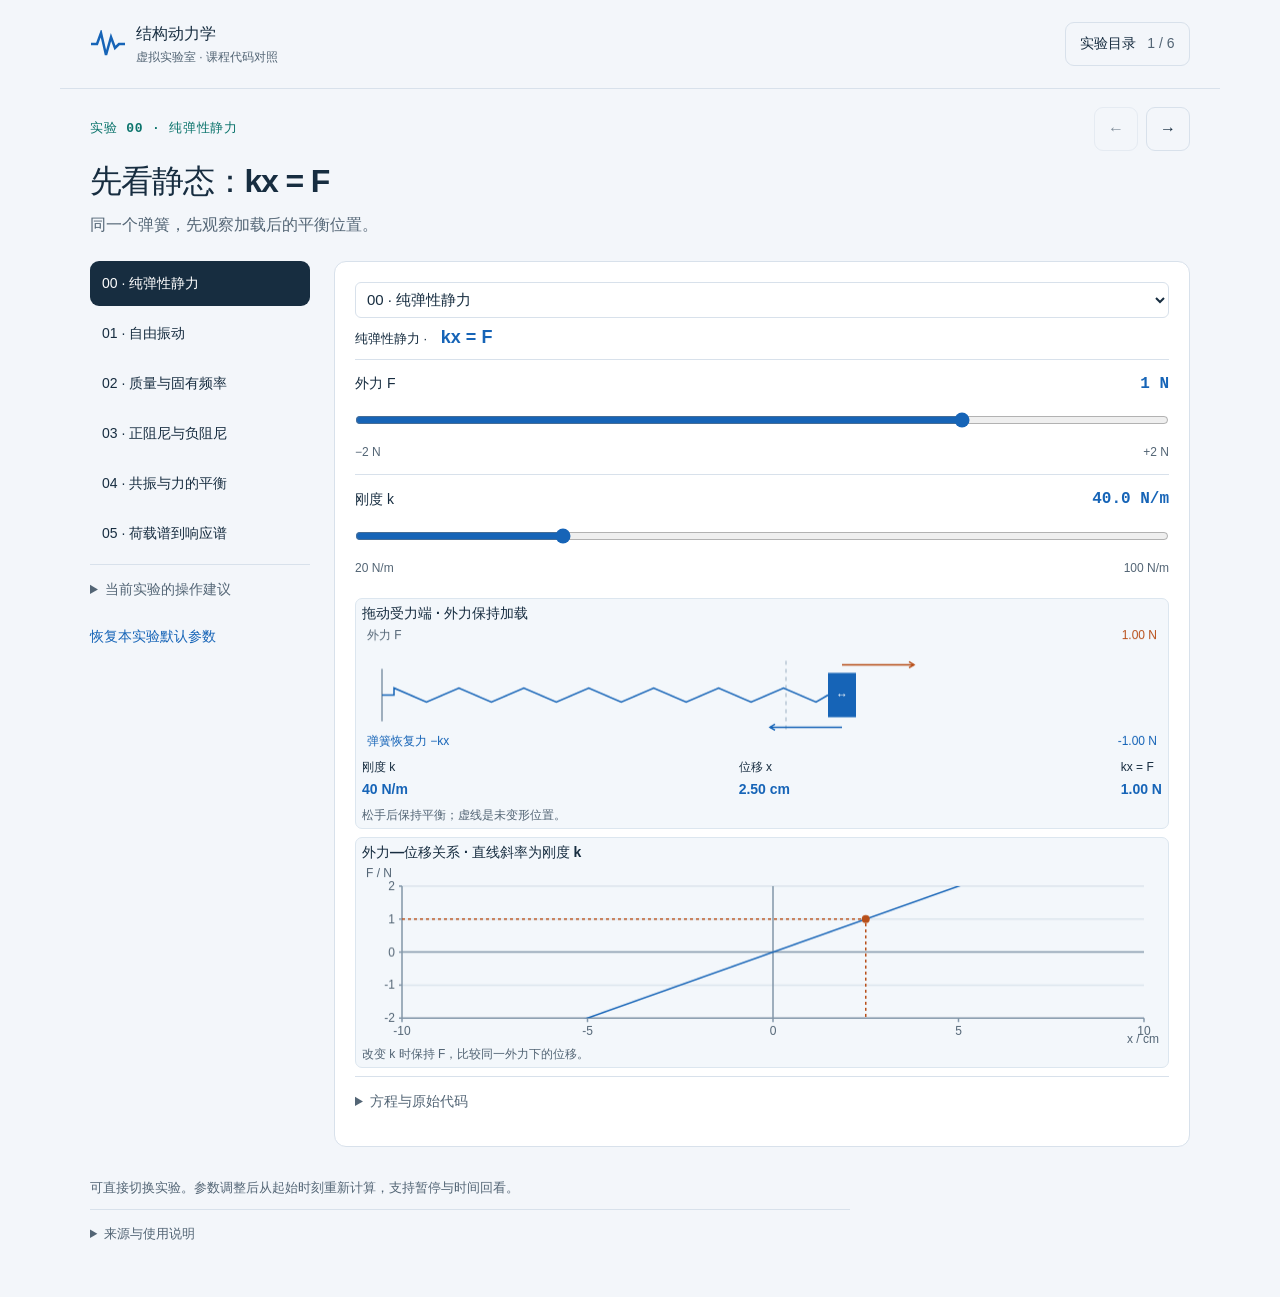
<file: docs/index.html>
<!doctype html>
<html lang="zh-CN"><head>
<meta charset="utf-8"><meta name="viewport" content="width=device-width,initial-scale=1,viewport-fit=cover">
<meta name="theme-color" content="#172d40"><meta name="description" content="结构动力学虚拟实验室。调节质量、阻尼与外力频率，同步观察运动、力的平衡、幅值相位和荷载谱到响应谱。手机可用，内含原始代码对照。">
<title>结构动力学 · 虚拟实验室</title>
<link rel="icon" href="data:image/svg+xml,%3Csvg xmlns='http://www.w3.org/2000/svg' viewBox='0 0 40 40'%3E%3Crect width='40' height='40' rx='8' fill='%231664b7'/%3E%3Cpath d='M4 20h7l4-12 7 24 5-12h9' fill='none' stroke='white' stroke-width='3'/%3E%3C/svg%3E">
<style>:root{--paper:#f3f6fa;--ink:#172d40;--muted:#536575;--blue:#1664b7;--teal:#0b746c;--orange:#b84f19;--line:#d8e1eb;--white:#fff;font-family:"Segoe UI","Microsoft YaHei","PingFang SC",sans-serif;color:var(--ink);background:var(--paper);font-size:16px;line-height:1.65;font-synthesis:none}
*{box-sizing:border-box}body{margin:0}button,input,select,textarea{font:inherit}button,a,input,summary,select{touch-action:manipulation}button,summary{cursor:pointer}button{min-height:44px;border:1px solid var(--line);border-radius:9px;padding:.55rem .9rem;background:white;color:var(--ink)}button:hover:not(:disabled){border-color:var(--blue);background:#edf4fb}button:disabled{opacity:.5;cursor:default}button:focus-visible,input:focus-visible,select:focus-visible,summary:focus-visible,a:focus-visible,textarea:focus-visible{outline:3px solid #df8d25;outline-offset:3px}a{color:var(--blue)}[hidden]{display:none!important}.masthead{max-width:1160px;margin:auto;display:flex;justify-content:space-between;align-items:center;padding:22px 30px;border-bottom:1px solid var(--line);gap:12px}.brand{display:flex;gap:10px;align-items:center;color:var(--ink);font-weight:700;text-decoration:none;line-height:1.35}.brand svg{color:var(--blue);flex-shrink:0}.brand small{display:block;font-size:.75rem;font-weight:400;color:var(--muted);margin-top:4px}.plain{background:transparent}.masthead .plain{font-size:.875rem;white-space:nowrap}#count{color:var(--muted);margin-left:7px;font-variant-numeric:tabular-nums}.course-menu{max-width:1100px;margin:12px auto 0;padding:16px;display:grid;grid-template-columns:repeat(4,1fr);gap:8px;background:var(--white);border:1px solid var(--line);border-radius:12px}.course-menu button{text-align:left;font-size:.875rem}.course-menu button[aria-current=true]{background:var(--ink);color:white}.course-menu small{display:block;color:inherit;opacity:.8}main{max-width:1100px;margin:0 auto;padding:18px 0 40px}.chapter-head{display:flex;justify-content:space-between;align-items:center}.eyebrow{font-family:Consolas,"Microsoft YaHei",monospace;font-size:.8125rem;letter-spacing:.06em;color:var(--teal);font-weight:700}.chapter-nav{display:flex;gap:8px}.chapter-nav button{width:44px;padding:0}h1{font-family:"Segoe UI","Microsoft YaHei",sans-serif;font-size:2rem;line-height:1.35;letter-spacing:-.035em;margin:9px 0 9px;font-weight:750}p{margin:.65rem 0}.scene{color:var(--muted);max-width:780px;margin:0 0 22px;font-size:1rem}.layout{display:grid;grid-template-columns:340px minmax(0,1fr);gap:26px;align-items:start}.inquiry{padding:20px;background:var(--white);border:1px solid var(--line);border-radius:12px;position:sticky;top:18px}.steps{display:flex;gap:9px;align-items:center;font-size:.8125rem;margin-bottom:24px;color:var(--muted)}.steps i{height:1px;flex:1;background:var(--line)}.steps .active{font-weight:700;color:var(--blue)}h2{font-size:1.0625rem;line-height:1.6;margin:0 0 14px}h3{font-size:1rem;margin:20px 0 8px}.choices{display:grid;gap:9px}.choices button{text-align:left;display:flex;gap:12px;align-items:baseline;width:100%;padding:11px 13px;font-size:.9375rem}.choice-letter{font-family:Consolas,monospace;color:var(--blue);font-size:.875rem;font-weight:bold}.choices button.selected{background:#eaf3fc;border-color:var(--blue)}.quiet{font-size:.8125rem;color:var(--muted)}.text-button{padding:.4rem 0;background:none;border:0;color:var(--blue);font-size:.875rem;text-align:left}.text-button:hover:not(:disabled){background:none;text-decoration:underline}.primary{background:var(--blue);border-color:var(--blue);color:white;font-weight:600}.primary:hover:not(:disabled){background:#105699;color:white}.wide{width:100%;margin-top:12px}.prediction-record{font-size:.875rem;color:var(--muted);border-left:3px solid var(--line);padding-left:10px;margin:0 0 18px}.hint-row{display:flex;align-items:center;justify-content:space-between;margin-top:15px}.hint{background:#edf6f5;border-left:3px solid var(--teal);padding:10px 12px;font-size:.9375rem}.redo{margin-top:14px}.reflection-label{font-size:.875rem}.inquiry textarea{width:100%;resize:vertical;border:1px solid var(--line);border-radius:7px;padding:10px;margin-top:7px;color:var(--ink);background:var(--paper);font-size:1rem}.explain-copy{border-top:1px solid var(--line);margin-top:20px;padding-top:12px;font-size:.9375rem}.evidence{color:var(--teal);font-weight:600}.lab{background:white;border:1px solid var(--line);border-radius:12px;overflow:hidden;padding:20px}.lab-heading{display:flex;justify-content:space-between;align-items:center;gap:8px}.lab-heading h2{font-size:.875rem;margin:0}.tag{font-size:.75rem;background:#eaf0f6;border-radius:5px;padding:3px 8px;color:var(--muted)}.visual-stage{margin:14px -4px 0;background:linear-gradient(#e9eff680 1px,transparent 1px),linear-gradient(90deg,#e9eff680 1px,transparent 1px);background-size:22px 22px;border-radius:6px}.visual-stage svg{width:100%;display:block;max-height:195px}.visual-caption,.chart-note{font-size:.8125rem;color:var(--muted);margin:6px 0 12px}.visual-caption{min-height:1.4em}.visual-stage text,#chart text{font-family:"Segoe UI","Microsoft YaHei",sans-serif;fill:var(--muted);font-size:19px}.visual-stage .strong{fill:var(--ink);font-weight:600}fieldset{margin:0;padding:0;border:0;min-width:0}.control{padding:11px 0;border-top:1px solid var(--line)}.control label{display:flex;align-items:center;justify-content:space-between;gap:12px;font-size:.875rem}.control output{font-family:Consolas,monospace;font-weight:700;color:var(--blue);font-size:1rem}.range-ends{display:flex;justify-content:space-between;color:var(--muted);font-size:.75rem}.control input[type=range]{width:100%;margin:8px 0 0;height:30px;accent-color:var(--blue)}.segments{display:flex;gap:6px;flex-wrap:wrap;margin-top:8px}.segments button{font-size:.875rem;flex:1;padding:7px 9px}.segments button[aria-pressed=true]{background:#eaf3fc;color:var(--blue);border-color:var(--blue)}.control small{display:block;color:var(--muted);font-size:.8125rem;margin-top:6px}.transport{display:flex;align-items:center;gap:8px;margin:10px 0 10px}.transport button{font-size:.875rem}.speed-label{display:flex;align-items:center;gap:6px;color:var(--muted);font-size:.8125rem;margin-left:auto}.speed-label select{border:1px solid var(--line);background:white;color:var(--ink);border-radius:6px;padding:9px 4px;min-height:44px;font-size:.8125rem}.transport output{font-family:Consolas,monospace;font-size:.8125rem;min-width:62px;text-align:right}.scrub-label{display:flex;justify-content:space-between;font-size:.75rem;color:var(--muted)}.scrub{width:100%;height:30px;accent-color:var(--teal);margin:1px 0 7px}.chart-wrap{border-top:1px solid var(--line);padding-top:10px}#chart{width:100%;display:block;overflow:visible}.legend{display:flex;gap:14px;flex-wrap:wrap;font-size:.8125rem;min-height:25px}.legend span{display:flex;gap:6px;align-items:center}.swatch{height:0;width:20px;border-top:3px solid var(--blue);display:inline-block}.swatch.orange{border-color:var(--orange)}.swatch.gray{border-color:#8293a3;border-top-style:dashed}.readouts{display:flex;gap:15px;justify-content:space-between;padding:10px 0;border-top:1px solid var(--line);font-size:.8125rem}.readouts b{display:block;color:var(--ink);font-family:Consolas,"Microsoft YaHei",sans-serif;font-size:1rem}.readouts span{color:var(--muted)}details{border-top:1px solid var(--line);font-size:.875rem;margin-top:8px}summary{padding:13px 0;color:var(--muted);min-height:44px}details p{margin:8px 0 13px}.formula{background:var(--paper);padding:10px;border-radius:6px;overflow-wrap:anywhere;font-family:Consolas,"Microsoft YaHei",monospace}footer{margin-top:30px;color:var(--muted);font-size:.8125rem}footer details{max-width:760px}footer summary{font-size:.8125rem}.source-list{padding-left:20px;overflow-wrap:anywhere}.sr-only{position:absolute;width:1px;height:1px;padding:0;overflow:hidden;clip:rect(0,0,0,0);white-space:nowrap;border:0}.warning{color:var(--orange);font-size:.8125rem}.mini-chart{width:100%;height:auto}.source-table{width:100%;border-collapse:collapse;font-size:.8125rem}.source-table td{border-bottom:1px solid var(--line);padding:7px;text-align:left}#transfer-feedback{font-size:.875rem;color:var(--teal)}
.mobile-task{display:none}.visual-stage text,#chart text{font-size:23px}
.layout{grid-template-columns:220px minmax(0,1fr);gap:24px}.workbench-sidebar{position:sticky;top:18px;min-width:0}.workbench-sidebar nav{display:grid;gap:5px}.workbench-sidebar nav button{text-align:left;border:0;background:transparent;font-size:.875rem;padding:11px 12px}.workbench-sidebar nav button[aria-current=true]{background:var(--ink);color:white}.workbench-sidebar p{font-size:.875rem;color:var(--muted)}#source-select{display:block;max-width:100%;width:100%;border:1px solid var(--line);border-radius:6px;padding:10px;margin:7px 0;background:white;color:var(--ink)}#source-code{font-family:Consolas,monospace;font-size:.8125rem;line-height:1.6;white-space:pre;overflow:auto;max-height:420px;padding:14px;background:#edf2f7;border-radius:8px;tab-size:4}.code-label{font-size:.8125rem}
@media(max-width:780px){.workbench-sidebar{position:static;width:100%;margin-bottom:-8px}.workbench-sidebar nav{display:none}.workbench-sidebar details{display:inline-block;width:100%;margin-top:0;border-top:0}.workbench-sidebar summary{padding:4px 0;font-size:.8125rem;min-height:32px}.workbench-sidebar #restore{display:none}.lab{min-width:0}}
#deep-lab{border-top:1px solid var(--line);padding-top:12px;margin-top:10px}.deep-tabs{display:flex;gap:5px;flex-wrap:wrap}.deep-tabs button{flex:1;padding:8px;font-size:.8125rem;white-space:normal}.deep-tabs button[aria-selected=true]{background:var(--ink);color:white;border-color:var(--ink)}.system-identity{display:flex;align-items:center;justify-content:space-between;gap:8px;font-size:.8125rem;margin-top:14px;flex-wrap:wrap}.system-identity b{display:block;color:var(--blue);font-size:1rem}.system-identity button{font-size:.8125rem}.state-contract{margin-top:8px}.live-equation{background:#f1f5f9;border-radius:9px;padding:13px;margin:12px 0}.equation-title{text-align:center;font-family:Consolas,"Microsoft YaHei",monospace;font-size:1.15rem;letter-spacing:.02em;font-weight:700}.equation-values{display:grid;grid-template-columns:repeat(4,1fr);gap:7px;margin-top:12px;font-size:.75rem}.equation-values b{display:block;font-family:Consolas,monospace;font-size:.9375rem}.force-sum{font-size:.8125rem;border-top:1px solid var(--line);padding-top:10px;margin-bottom:0}.micro-question{font-size:.875rem;color:var(--teal);line-height:1.7;margin:12px 0}.deep-chart,.spectrum-chart{width:100%;display:block;overflow:visible}.phase-stats{display:flex;gap:12px;justify-content:space-between;font-size:.8125rem;margin:12px 0}.phase-stats b{display:block;color:var(--blue);font-family:Consolas,monospace;font-size:1rem}.spectrum-step{border-bottom:1px solid var(--line);padding:6px 0}.spectrum-step h3{display:flex;align-items:center;gap:9px;margin:9px 0;font-size:.9375rem}.spectrum-step h3 b{font-family:Consolas,monospace;color:var(--blue)}.spectrum-step small{margin-left:auto;font-size:.75rem;color:var(--muted);font-weight:400}.spectral-phase{display:grid;grid-template-columns:repeat(3,1fr);text-align:center;font-size:.75rem;margin-bottom:10px}.spectral-phase em{display:block;font-style:normal;color:var(--teal)}.spectral-equations{font-size:.8125rem;overflow-wrap:anywhere}.transfer-pills{display:flex;flex-wrap:wrap;gap:8px;margin-top:12px}.transfer-pills span{background:#eef4f9;padding:8px;border-radius:6px;flex:1;min-width:130px;font-size:.8125rem}.transfer-pills small{display:block;color:var(--muted)}.extra-controls summary{font-size:.875rem}.extra-controls[open]{padding-bottom:10px}
@media(max-width:500px){.equation-values{grid-template-columns:repeat(2,1fr);row-gap:10px}.system-identity button{width:100%;padding:0;min-height:36px}.phase-stats{gap:7px}.phase-stats span{font-size:.75rem}.phase-stats b{font-size:.875rem}.deep-tabs button{font-size:.8125rem;padding:7px 5px}.equation-title{font-size:1.05rem}.spectrum-step h3{font-size:.875rem}}
@media(max-width:1160px){main{padding:18px 26px 40px}.course-menu{margin-left:26px;margin-right:26px}.layout{grid-template-columns:310px minmax(0,1fr);gap:20px}}
@media(max-width:780px){.mobile-task{display:block;font-size:.875rem;color:var(--muted);padding-top:6px;margin-bottom:0}}
@media(max-width:780px){.masthead{padding:15px 18px}.brand{font-size:.9375rem}.brand svg{width:29px}.brand small{font-size:.6875rem}.masthead .plain{padding:6px 9px;font-size:.8125rem}#count{margin-left:4px}main{padding:14px 18px 28px}.course-menu{margin:10px 18px;grid-template-columns:repeat(2,1fr);padding:10px}.chapter-head{min-height:32px}.chapter-nav button{min-height:38px;width:38px}h1{font-size:1.625rem;line-height:1.45;margin-top:10px}.scene{font-size:.9375rem;margin-bottom:16px}.layout{display:flex;flex-direction:column;gap:16px}.inquiry{position:static;padding:16px;width:100%}.steps{margin-bottom:14px;max-width:330px}.inquiry h2{font-size:1rem;margin-bottom:10px}.choices{gap:7px}.choices button{padding:9px 12px}.inquiry .quiet{margin:9px 0 1px}.lab{width:100%;padding:16px}.lab-heading{margin-bottom:0}.visual-stage{margin-top:9px}.visual-caption{margin-bottom:8px}.transport{gap:6px}.transport button{padding:8px 10px}.speed-label{font-size:0}.speed-label select{font-size:.8125rem}.transport output{min-width:54px}.readouts{gap:9px}.readouts b{font-size:.9375rem}footer{margin-top:24px}}
@media(max-width:380px){main{padding-left:12px;padding-right:12px}.masthead{padding-left:12px;padding-right:12px}.brand small{font-size:.65rem}.brand svg{display:none}.lab{padding:12px}.transport{flex-wrap:wrap}.transport output{margin-left:auto}.readouts{font-size:.75rem}.readouts b{font-size:.875rem}.segments button{font-size:.8125rem}}
@media(prefers-reduced-motion:reduce){*{scroll-behavior:auto!important}}
.lab{overflow:visible;min-width:0}.playback-bar{position:sticky;top:0;z-index:3;background:rgba(255,255,255,.97);padding:3px 0 0;border-bottom:1px solid var(--line)}
#view-navigation{margin-top:14px}.view-select-label,#view-select{display:none}.view-purpose{font-size:.8125rem;color:var(--teal);margin:0}.diagnostic-grid{display:grid;grid-template-columns:repeat(2,minmax(0,1fr));gap:16px}.diagnostic-card{min-width:0;border-top:2px solid #e1e8f0;padding-top:8px;margin-top:4px}.diagnostic-wide{grid-column:1/-1}.diagnostic-card h3{font-size:1rem;margin:5px 0}.diagnostic-purpose{font-size:.875rem;margin:3px 0 10px;color:var(--ink)}.diagnostic-note{font-size:.8125rem;color:var(--muted);margin:7px 0 10px;line-height:1.7}.diagnostic-chart{display:block;width:100%;height:auto;background:#f7f9fc;border-radius:7px}.diagnostic-chart text{font-family:"Segoe UI","Microsoft YaHei",sans-serif;font-size:24px;fill:var(--muted)}.diagnostic-summary{display:grid;grid-template-columns:repeat(4,minmax(0,1fr));gap:9px;background:#edf4fa;padding:13px;border-radius:9px;margin:12px 0 8px;font-size:.8125rem}.diagnostic-summary b{display:block;font-family:Consolas,"Microsoft YaHei",monospace;color:var(--blue);font-size:1.15rem}.diagnostic-link{font-size:.875rem;color:var(--muted);margin:8px 0 16px}.diagnostic-options{display:flex;gap:8px;align-items:center;flex-wrap:wrap;padding:12px 0;font-size:.8125rem}.diagnostic-options button{font-size:.8125rem}.diagnostic-options button[aria-pressed=true]{background:#edf4fa;border-color:var(--blue);color:var(--blue)}
@media(min-width:781px) and (max-width:1160px){.layout{grid-template-columns:200px minmax(0,1fr)}.diagnostic-grid{grid-template-columns:minmax(0,1fr)}}
@media(max-width:780px){#view-navigation .deep-tabs{display:none}.view-select-label{display:block;color:var(--muted);font-size:.8125rem;margin-bottom:4px}#view-select{display:block;width:100%;max-width:100%;min-height:44px;border:1px solid var(--line);border-radius:8px;background:#edf4fa;color:var(--ink);padding:9px;font-size:1rem}.diagnostic-grid{grid-template-columns:minmax(0,1fr);gap:12px}.diagnostic-summary{grid-template-columns:repeat(2,minmax(0,1fr))}.diagnostic-summary b{font-size:1.1rem}.diagnostic-options>span{flex-basis:100%}.diagnostic-chart text{font-size:26px}.playback-bar{padding-top:4px}.diagnostic-purpose{font-size:.875rem}.diagnostic-card h3{font-size:.9375rem}}
@media print{.masthead,.transport,#controls,.scrub-label,.scrub,.chapter-nav,#course-menu{display:none}.layout{display:block}.inquiry{position:static}body{background:white}.lab{break-inside:avoid}details{display:block}}
/* A compact, linked workbench keeps manipulation and evidence together. */
.quick-cases{display:grid;grid-template-columns:repeat(3,minmax(0,1fr));gap:6px;margin:8px 0}.quick-cases button{min-width:0;padding:7px 5px;line-height:1.4;font-size:.875rem}.quick-cases button b,.quick-cases button small{display:block}.quick-cases button small{font-size:.75rem;color:var(--muted);margin-top:3px}.quick-cases button em{font-style:normal;font-weight:400;font-size:.75rem}.quick-cases button[aria-pressed=true]{border-color:var(--blue);background:#e6f1fc;color:var(--blue)}#frequency-strip{display:flex;gap:7px;justify-content:space-between;font-size:.8125rem;line-height:1.45}#frequency-strip b{display:block;font-size:1rem;color:var(--blue);font-variant-numeric:tabular-nums}#frequency-strip:empty,#experiment-tools:empty{display:none}.damping-state,.drag-instruction{margin:5px 0;font-size:.875rem;line-height:1.5;color:var(--teal)}.damping-state span{display:block;color:var(--muted);font-size:.75rem}.damping-state.growing{color:#a34b18}#apparatus [data-drag-cart]{cursor:grab;touch-action:none}#apparatus [data-drag-cart]:active{cursor:grabbing}#apparatus [data-drag-cart]:focus{stroke:#b84f19;stroke-width:4px}#focus-lab{margin-left:auto;white-space:nowrap;min-height:36px;font-size:.875rem}#compact-views{height:350px;display:grid;grid-template-rows:1fr 1.45fr;gap:8px;margin-top:8px}.compact-pair{min-height:0;display:grid;grid-template-columns:repeat(2,minmax(0,1fr));gap:9px}.compact-panel{background:#f3f7fb;border:1px solid #dce6ef;border-radius:7px;min-width:0;min-height:0;padding:5px 6px;display:flex;flex-direction:column;overflow:hidden}.compact-panel h3{font-size:.875rem;line-height:1.4;margin:0 0 2px;flex:none}.compact-panel canvas{display:block;width:100%;height:100%;min-height:0;flex:1}.compact-panel small{font-size:.75rem;color:var(--muted);line-height:1.35;flex:none}.state-numbers>div{display:grid;align-content:center;gap:7px;flex:1;font-size:.875rem}.state-numbers span{display:flex;justify-content:space-between;gap:4px}.state-numbers b{font-variant-numeric:tabular-nums;color:var(--blue);font-size:.9375rem}.loop-label{display:flex;align-items:center;gap:3px;font-size:.8125rem;white-space:nowrap;min-height:40px}.loop-label input{accent-color:var(--blue);width:16px;height:16px}#full-views>summary{font-size:.875rem;color:var(--blue)}.phase-control{margin:0}.phase-control summary{padding:6px 0;min-height:32px}.phase-control+.extra-controls{margin:0}.extra-controls>summary{padding:6px 0;min-height:32px}.playback-bar{position:static}.visual-stage svg{max-height:130px}.visual-caption{margin:3px 0;font-size:.8125rem}.lab-focus{overflow:hidden}.lab-focus .lab{position:fixed;inset:0;z-index:100;background:white;border:0;border-radius:0;width:100%;height:100dvh;max-width:900px;margin:auto;padding:10px max(10px,env(safe-area-inset-left));padding-bottom:max(8px,env(safe-area-inset-bottom));display:flex;flex-direction:column;overflow:auto}.lab-focus .lab-heading,.lab-focus #experiment-tools,.lab-focus #frequency-strip,.lab-focus #controls,.lab-focus .visual-stage,.lab-focus .playback-bar{flex:none}.lab-focus #compact-views{flex:1;min-height:180px;height:auto}.lab-focus #full-views,.lab-focus #advanced,.lab-focus #original-code,.lab-focus .visual-caption,.lab-focus .lab-heading .tag{display:none}.lab-focus .visual-stage{margin-top:4px}.lab-focus .visual-stage svg{height:80px}.lab-focus .control{padding:5px 0}.lab-focus .range-ends{display:none}.lab-focus .control input[type=range]{height:24px;margin:0}.lab-focus .transport{margin:5px 0}.lab-focus .scrub{height:24px;margin:0}.lab-focus #lab-title{font-size:.875rem}.lab-focus .quick-cases{margin:4px 0}.lab-focus .extra-controls summary{font-size:.8125rem}.lab-focus #parameter-controls:has(.phase-control){display:grid;grid-template-columns:1fr 1fr;column-gap:12px}.lab-focus #parameter-controls:has(.phase-control)>.control{grid-column:1/-1}.lab-focus #parameter-controls:has(.phase-control)>details[open]{grid-column:1/-1}
@media(max-width:780px){.masthead{padding:9px 12px}.brand small,.brand svg{display:none}main{padding:10px 10px 24px}h1{font-size:1.15rem;margin:5px 0 8px}.scene{display:none}.chapter-head{min-height:28px}.chapter-nav button{min-height:32px;width:32px}.workbench-sidebar{display:none}.lab{padding:10px}.lab-heading .tag{display:none}#compact-views{height:300px}.visual-stage svg{height:86px}.visual-caption{font-size:.75rem}.control{padding:5px 0}.control input[type=range]{margin:1px 0;height:26px}.range-ends{font-size:.75rem}.transport{gap:5px}.transport button{padding:7px 8px}.transport output{min-width:48px}.quick-cases button b{font-size:.875rem}#frequency-strip{font-size:.75rem}#frequency-strip b{font-size:.9375rem}.diagnostic-purpose{font-size:.875rem}}
@media(max-height:700px){.lab-focus .visual-stage svg{height:56px}.lab-focus #compact-views{min-height:160px}.lab-focus .quick-cases button{padding:4px}.lab-focus .quick-cases button small{display:none}.lab-focus .damping-state span{display:none}.lab-focus .transport{margin:3px 0}.lab-focus .scrub-label{font-size:.75rem}}

.lab-focus .control input[type=range],.lab-focus .scrub{display:block}.lab-focus #parameter-controls>.control label{line-height:1.3}.lab-focus .playback-bar{padding-top:0}

#focus-settings{display:none;min-height:36px;font-size:.875rem;white-space:nowrap}.lab-focus #focus-settings{display:block}.lab-focus #focus-lab{margin-left:3px}.lab-focus #focus-settings{margin-left:auto}.lab-focus.show-settings #controls{position:absolute;inset:52px 10px 10px;background:white;z-index:5;overflow:auto;border:1px solid var(--line);padding:12px;border-radius:8px}.lab-focus.show-settings #parameter-controls{display:block}.lab-focus.show-settings #parameter-controls>details{display:block}.lab-focus.show-settings #parameter-controls>.control label{display:flex}
@media(max-height:700px){.lab-focus:not(.show-settings) #parameter-controls>details{display:none}.lab-focus[data-experiment="3"]:not(.show-settings) #parameter-controls>.control label{display:none}.lab-focus #compact-views{grid-template-rows:1.1fr 1fr}.lab-focus .compact-pair .compact-panel>small{display:none}}

#lab-lesson{display:block;min-height:36px;max-width:100%;flex:1;border:1px solid var(--line);border-radius:6px;background:white;color:var(--ink);font-size:.9375rem;padding:4px 7px}.lab-heading #lab-title,.lab-heading #lab-state,#focus-lab,#focus-settings{display:none!important}.case-select-label{display:flex;align-items:center;gap:12px;font-size:.875rem;margin:5px 0}.case-select-label select{flex:1;min-width:0;height:38px;border:1px solid var(--line);border-radius:6px;background:#edf4fa;color:var(--blue);font-size:.9375rem;padding:3px 8px}.transport #reset,.transport .loop-label,.transport .speed-label{display:none}.transport #play{width:100%;font-size:1rem}.lab-focus:not(.show-settings) #parameter-controls>details{display:block!important}.lab-focus #parameter-controls:has(.phase-control){display:block}.phase-control{display:none!important}.lab-focus #compact-views{min-height:200px}.lab-focus #parameter-controls>.extra-controls>summary{font-size:.8125rem;padding:3px 0;min-height:28px}#full-views>summary{font-size:.8125rem}#frequency-strip{margin-bottom:3px}

/* The classroom cockpit: one transport button and three linked observations. */
[hidden]{display:none!important}#model-canvas{width:100%;height:160px;display:block}.lab-focus #model-canvas{height:125px}.model-select{margin:3px 0}.scan-instruction{font-size:.8125rem;margin:5px 0;color:var(--teal)}
.lab-focus #parameter-controls>.phase-control{display:none!important}
body[data-experiment="3"] .visual-stage,body[data-experiment="3"] .visual-caption,body[data-experiment="5"] .visual-stage,body[data-experiment="5"] .visual-caption{display:none}
body[data-experiment="5"] #compact-views{grid-template-rows:1.55fr .85fr 1.05fr;height:460px}
.lab-focus[data-experiment="5"] #compact-views{height:auto;min-height:270px}
.lab-focus #advanced,.lab-focus #original-code{display:block;flex:none;margin-top:2px}.lab-focus #advanced>summary,.lab-focus #original-code>summary{min-height:26px;padding:3px 0;font-size:.75rem}
.lab-focus #advanced[open],.lab-focus #original-code[open]{flex:0 0 auto}
.lab-focus #parameter-controls>.control label{display:flex!important}
@media(max-height:700px){.lab-focus #model-canvas{height:88px}.lab-focus #compact-views{min-height:180px}.lab-focus[data-experiment="5"] #compact-views{min-height:225px}.lab-focus .compact-panel h3{font-size:.8125rem}.lab-focus .compact-panel small{font-size:.6875rem}.lab-focus .control{padding:3px 0}.lab-focus .case-select-label{margin:3px 0}.lab-focus .case-select-label select{height:34px}.lab-focus #frequency-strip b{font-size:.875rem}.lab-focus .compact-pair .compact-panel>small{display:block}}

.lab-focus:not(.show-settings) #parameter-controls>details.phase-control{display:none!important}
.lab-focus #advanced{margin-bottom:8px}.lab-focus[data-experiment="3"] #compact-views{grid-template-rows:.85fr 1.25fr}
.lab-focus[data-experiment="5"] #compact-views{grid-template-rows:1.25fr 1fr 1.05fr}
@media(max-height:600px){.lab-focus{font-size:14px}.lab-focus .lab{padding-top:6px;padding-bottom:4px}.lab-focus #frequency-strip{font-size:11px}.lab-focus #frequency-strip b{font-size:12px}.lab-focus #lab-lesson{min-height:32px}.lab-focus .case-select-label select{height:30px}.lab-focus .case-select-label{font-size:12px;line-height:1.3}.lab-focus #frequency-strip .damping-state,.lab-focus .drag-instruction{font-size:12px;margin:2px 0}.lab-focus .control label{font-size:12px}.lab-focus .control output{font-size:13px}.lab-focus #parameter-controls>.extra-controls>summary{min-height:24px;font-size:12px}.lab-focus .compact-panel h3{font-size:12px}.lab-focus #compact-views{min-height:170px}.lab-focus[data-experiment="3"] #compact-views{min-height:230px}.lab-focus[data-experiment="5"] #compact-views{min-height:250px}.lab-focus .compact-panel small{font-size:10px}.lab-focus #model-canvas{height:75px}.lab-focus .compact-pair .compact-panel small{line-height:1.2}}

.lab-focus #model-canvas{height:160px}@media(max-height:700px){.lab-focus #model-canvas{height:110px}}@media(max-height:600px){.lab-focus #model-canvas{height:75px}}

.precise-value{width:92px;min-height:30px;border:1px solid #c9d6e2;border-radius:5px;text-align:right;color:var(--blue);font-weight:700;background:white;font-size:14px;padding:2px 5px}
body[data-experiment="3"] #experiment-tools,body[data-experiment="5"] #experiment-tools{display:flex;gap:10px;align-items:center}.range-choice{display:flex;align-items:center;gap:5px;font-size:12px;white-space:nowrap}.range-choice select{height:34px;max-width:90px;border:1px solid var(--line);border-radius:5px;background:white;color:var(--blue);font-size:13px}.case-select-label{min-width:0;flex:1}.case-select-label select{width:100%}
@media(max-width:400px){body[data-experiment="3"] #experiment-tools,body[data-experiment="5"] #experiment-tools{gap:5px}.range-choice{gap:2px}.range-choice select{max-width:70px}.case-select-label{gap:4px;font-size:12px}.case-select-label select{font-size:13px;padding:2px}.precise-value{min-height:26px}}

@media(max-height:600px){.lab-focus .range-choice select{height:30px}.lab-focus .precise-value{min-height:24px;height:24px}.lab-focus .control{padding:2px 0}}

/* Phone text stays subordinate to the instruments; plotted ticks stay 12 CSS px. */
html{-webkit-text-size-adjust:100%;text-size-adjust:100%}
body[data-experiment="8"] .visual-stage,body[data-experiment="8"] .visual-caption,body[data-experiment="8"] .playback-bar{display:none}
body[data-experiment="8"] #compact-views{grid-template-rows:1fr 1fr;height:470px}
.lab-focus[data-experiment="8"] #compact-views{height:auto;min-height:280px}
.static-intro{margin:6px 0;font-size:13px}.static-intro b{display:inline!important;font-size:18px!important;margin-left:10px}
#elastic-apparatus{touch-action:none;cursor:ew-resize}
#elastic-values{display:flex;justify-content:space-between;gap:8px;font-size:12px;padding:6px 0}
#elastic-values b{display:block;color:var(--blue);font-size:14px;font-weight:600}
@media(max-width:780px){
 .lab-focus{line-height:1.45}
 .lab-focus #lab-lesson{font-size:14px}
 .lab-focus .control label{font-size:13px}
 .lab-focus .control output{font-size:14px;font-weight:600}
 .lab-focus .precise-value{font-size:14px;font-weight:600}
 .lab-focus .control{padding:3px 0}
 .lab-focus .case-select-label{font-size:12px;gap:4px;margin:3px 0}
 .lab-focus .case-select-label select{font-size:13px}
 .lab-focus #frequency-strip b{font-size:14px;font-weight:600}
 .lab-focus .compact-panel h3{font-size:13px;font-weight:600;line-height:1.3}
 .lab-focus .compact-panel small{font-size:11px;line-height:1.3}
 .lab-focus .state-numbers>div{font-size:13px}
 .lab-focus .state-numbers b{font-size:14px;font-weight:600}
 .lab-focus .transport #play{font-size:14px;min-height:44px}
 .lab-focus .transport{margin:3px 0}
 .lab-focus .compact-panel{padding:4px 5px}
}
@media(max-width:780px) and (max-height:600px){
 .lab-focus .control label{font-size:12px}
 .lab-focus .control output{font-size:13px}
 .lab-focus #frequency-strip b{font-size:12px}
 .lab-focus .compact-panel h3{font-size:12px}
 .lab-focus .control{padding:2px 0}
}
@media(max-width:780px) and (max-height:700px){
 .lab-focus[data-experiment="3"] #parameter-controls,.lab-focus[data-experiment="5"] #parameter-controls{display:grid;grid-template-columns:minmax(0,1fr) minmax(0,1fr);gap:0 10px}
 .lab-focus[data-experiment="3"] #parameter-controls>.control,.lab-focus[data-experiment="5"] #parameter-controls>.control{grid-column:auto}
 .lab-focus[data-experiment="3"] #parameter-controls>details,.lab-focus[data-experiment="5"] #parameter-controls>details{grid-column:1/-1}
 .lab-focus[data-experiment="3"] .precise-value,.lab-focus[data-experiment="5"] .precise-value{width:67px}
 .lab-focus #parameter-controls>.control label{gap:3px}
 .lab-focus[data-experiment="2"] #experiment-tools{display:flex;gap:8px}
 .lab-focus[data-experiment="2"] #experiment-tools .case-select-label{gap:3px;flex:1}
 .lab-focus[data-experiment="2"] #experiment-tools select{font-size:12px}
 .lab-focus[data-experiment="3"] #compact-views{grid-template-rows:1fr 1.2fr}
 .lab-focus[data-experiment="5"] #compact-views{grid-template-rows:1.2fr 1fr 1fr}
}
@media(max-width:780px) and (max-height:600px){
 .lab-focus #compact-views{gap:6px}
 .lab-focus[data-experiment="2"] #compact-views{grid-template-rows:.85fr 1.15fr}
 .lab-focus[data-experiment="2"] #frequency-strip{display:none}
 .lab-focus[data-experiment="3"] #compact-views{grid-template-rows:.85fr 1.35fr}
 .lab-focus[data-experiment="5"] #parameter-controls>.extra-controls{margin-top:0}
 .lab-focus[data-experiment="5"] #parameter-controls>.extra-controls>summary{padding:0;min-height:20px}
 .lab-focus[data-experiment="5"] .compact-panel{padding-top:2px;padding-bottom:2px}
 .lab-focus[data-experiment="5"] .compact-panel h3{line-height:1.2;margin-bottom:0}
 .lab-focus[data-experiment="5"] #compact-views{grid-template-rows:1.12fr 1fr 1fr}
 .lab-focus .state-numbers>div{gap:2px;font-size:12px}
 .lab-focus .state-numbers b{font-size:13px}
 .lab-focus[data-experiment="8"] #compact-views{grid-template-rows:1.2fr .8fr}
 .lab-focus .compact-pair .compact-panel small{font-size:11px}
}
</style></head><body>
<header class="masthead"><a class="brand" href="#8" aria-label="返回纯弹性静力"><svg width="36" height="28" viewBox="0 0 36 28" aria-hidden="true"><path d="M1 14H7L11 3L16 25L21 7L25 18L29 14H35" fill="none" stroke="currentColor" stroke-width="2.5"/></svg><span>结构动力学<small>虚拟实验室 · 课程代码对照</small></span></a><button id="open-menu" class="plain" aria-expanded="false" aria-controls="course-menu">实验目录 <span id="count">1 / 8</span></button></header>
<nav id="course-menu" class="course-menu" aria-label="实验目录" hidden></nav>
<main id="main"><div class="chapter-head"><span id="chapter-label" class="eyebrow"></span><div class="chapter-nav"><button id="prev" class="plain" aria-label="上一个实验">←</button><button id="next-top" class="plain" aria-label="下一个实验">→</button></div></div>
<h1 id="title"></h1><p id="scene" class="scene"></p>
<div class="layout"><aside class="workbench-sidebar"><nav id="side-menu" aria-label="切换实验"></nav><details><summary>当前实验的操作建议</summary><p id="operation-guide"></p></details><button id="restore" class="text-button">恢复本实验默认参数</button></aside>
<section class="lab" aria-label="交互实验"><div class="lab-heading"><h2 id="lab-title">结构动力学</h2><select id="lab-lesson" aria-label="选择实验"></select><span id="lab-state" class="tag">可调整 · 可暂停</span><button id="focus-settings" class="text-button" hidden>参数</button><button id="focus-lab" class="text-button" aria-pressed="false">聚焦联动</button></div>
<div id="experiment-tools"></div><div id="frequency-strip"></div>
<fieldset id="controls"><legend class="sr-only">实验参数</legend><div id="parameter-controls"></div></fieldset>
<div class="visual-stage"><canvas id="model-canvas" hidden role="img" aria-label="三维结构振动示意"></canvas><svg id="apparatus" viewBox="0 0 640 200" role="img" aria-label="结构运动示意图"></svg></div><p id="visual-caption" class="visual-caption"></p>
<div id="compact-views"></div>
<div class="playback-bar"><div class="transport"><button id="play" class="primary">释放，观察</button><button id="reset" class="plain">重来</button><label class="loop-label"><input id="loop" type="checkbox" checked title="每轮从同一初始状态重新播放">循环</label><label class="speed-label">速度<select id="speed" aria-label="播放速度"><option value="1">正常</option><option value="0.25">慢放 ¼</option></select></label></div>
<label class="scrub-label" for="scrub"><span id="scrub-title">同步时间</span><span><output id="time">0.00 s</output> · <span id="duration-label"></span></span></label><input id="scrub" class="scrub" type="range" min="0" max="8" step="0.01" value="0" aria-label="观察时间"></div>
<details id="full-views"><summary>展开完整图表与分析</summary><div id="view-navigation"></div>
<div class="chart-wrap"><div id="legend" class="legend"></div><svg id="chart" viewBox="0 0 640 240" role="img" aria-label="运动记录图"></svg><p id="chart-note" class="chart-note"></p></div>
<div id="readouts" class="readouts" aria-live="off"></div>
</details>
<details id="original-code"><summary>方程与原始代码</summary><details id="advanced"><summary>动力方程、参数与模型</summary><div id="model"></div></details><p id="code-context" class="quiet"></p><label class="code-label" for="source-select">源文件</label><select id="source-select"></select><button id="download-source" class="text-button">下载当前原代码</button><pre id="source-code" tabindex="0"></pre><p class="quiet">原文件逐字保留。MATLAB 脚本含多个演示段，建议按节运行；原默认值与网页教学模型可能不同。</p></details>
</section></div>
<footer><p>可直接切换实验。参数调整后从起始时刻重新计算，支持暂停与时间回看。</p><details><summary>来源与使用说明</summary><div id="source-info"></div></details></footer></main>
<noscript><p>请在浏览器中启用 JavaScript，才能操作这些实验。</p></noscript>
<script>/* Linear teaching models. SI internally for SDOF; two-mass and beam modes use stated normalized coordinates. */
const Physics = (() => {
  const tau = 2 * Math.PI;
  function free(t, { m=1, k=tau*tau, z=0, x0=1, v0=0 }={}) {
    const w=Math.sqrt(k/m), a=z*w;
    let x,v;
    if(Math.abs(z-1)<1e-8){const b=v0+w*x0,e=Math.exp(-w*t);x=(x0+b*t)*e;v=(b-w*(x0+b*t))*e;}
    else if(z<1){const d=w*Math.sqrt(1-z*z),b=(v0+a*x0)/d,e=Math.exp(-a*t),c=Math.cos(d*t),s=Math.sin(d*t);x=e*(x0*c+b*s);v=e*(-a*(x0*c+b*s)+d*(-x0*s+b*c));}
    else {const s=Math.sqrt(z*z-1),r1=-w*(z-s),r2=-w*(z+s),A=(v0-r2*x0)/(r1-r2),B=x0-A;x=A*Math.exp(r1*t)+B*Math.exp(r2*t);v=r1*A*Math.exp(r1*t)+r2*B*Math.exp(r2*t);}
    return {x,v,a:-2*z*w*v-w*w*x};
  }
  function harmonic(t,{r=1,z=.06,m=1,k=tau*tau,F0=1,rest=true}={}){
    if(z===0&&r===1){if(!rest)throw new RangeError('Undamped resonance has no finite steady state.');const w=Math.sqrt(k/m),A=F0/(2*k),x=A*(Math.sin(w*t)-w*t*Math.cos(w*t)),v=A*w*w*t*Math.sin(w*t),F=F0*Math.sin(w*t);return {x,v,a:(F-k*x)/m,F,D:Infinity,phase:Math.PI/2};}
    const w=Math.sqrt(k/m),om=w*r,den=Math.hypot(1-r*r,2*z*r),D=1/den,phase=Math.atan2(2*z*r,1-r*r),A=F0/k*D;
    let x=A*Math.sin(om*t-phase),v=A*om*Math.cos(om*t-phase);
    if(rest){const h=free(t,{m,k,z,x0:A*Math.sin(phase),v0:-A*om*Math.cos(phase)});x+=h.x;v+=h.v;}
    const F=F0*Math.sin(om*t);return {x,v,a:(F-2*z*Math.sqrt(k*m)*v-k*x)/m,F,D,phase};
  }
  function step(t,{z=.04,w=tau}={}){if(t<0)return {x:0,v:0};const f=free(t,{k:w*w,z});return {x:1-f.x,v:-f.v};}
  function pulse(t,{duration=.5,z=.04}={}){const a=step(t,{z}),b=step(t-duration,{z});return {x:a.x-b.x,v:a.v-b.v,F:t>=0&&t<duration?1:0};}
  function modes(t,{pattern='one',coupling=1}={}){
    const w1=tau*.65,w2=w1*Math.sqrt(1+2*coupling);
    let q1=pattern==='opposite'?0:pattern==='together'?1:.5;
    let q2=pattern==='together'?0:pattern==='opposite'?1:.5;
    q1*=Math.cos(w1*t);q2*=Math.cos(w2*t);
    return {x1:q1+q2,x2:q1-q2,q1,q2,f1:w1/tau,f2:w2/tau};
  }
  const betas=[1.875104068711961,4.694091132974175,7.854757438237612];
  function beamShape(s,n=1,type='simple'){
    if(type==='simple')return Math.sin(n*Math.PI*s);
    const b=betas[n-1],sig=(Math.cosh(b)+Math.cos(b))/(Math.sinh(b)+Math.sin(b));
    const raw=u=>Math.cosh(b*u)-Math.cos(b*u)-sig*(Math.sinh(b*u)-Math.sin(b*u));
    return raw(s)/Math.abs(raw(1));
  }
  function beamFrequency(n=1,type='simple'){return type==='simple'?n*n:(betas[n-1]/betas[0])**2;}
  function filter(t,{natural=1,z=.07,amplitudes=[1,1,1]}={}){
    const ratios=[.5,1,1.8],parts=ratios.map((f,i)=>{const amp=amplitudes[i],r=f/natural,D=1/Math.hypot(1-r*r,2*z*r),phase=Math.atan2(2*z*r,1-r*r);return {f,amp,phase,input:amp*Math.sin(tau*f*t),output:amp*D*Math.sin(tau*f*t-phase),D};});
    return {F:parts.reduce((s,p)=>s+p.input,0),x:parts.reduce((s,p)=>s+p.output,0),parts};
  }
  return {tau,free,harmonic,pulse,modes,beamShape,beamFrequency,filter};
})();
if(typeof module!=='undefined')module.exports=Physics;
</script><script>/* Pure analysis helpers: envelopes, phasors and steady-state transfer functions. */
const DynamicsDiagnostics=(()=>{
 const tau=2*Math.PI;
 function transfer(r,z){return {D:1/Math.hypot(1-r*r,2*z*r),phi:Math.atan2(2*z*r,1-r*r)};}
 function freeEnvelope(t,{m=1,k=tau*tau,z=0,x0=.01,v0=0}={}){if(z>=1)return null;const w=Math.sqrt(k/m),wd=w*Math.sqrt(1-z*z);return Math.hypot(x0,(v0+z*w*x0)/wd)*Math.exp(-z*w*t);}
 function harmonicInfo(p){const m=p.mass,k=p.stiffness,z=p.damping,fn=Math.sqrt(k/m)/tau,wn=tau*fn,omega=tau*p.frequency,r=p.frequency/fn,{D,phi}=transfer(r,z),X=D/k,c=2*z*Math.sqrt(k*m),T=1/p.frequency;return {m,k,z,fn,wn,omega,r,D,phi,X,c,T,delay:phi/omega,forcePeak:T/4,responsePeak:T/4+phi/omega};}
 function components(t,p){const q=harmonicInfo(p),steady=q.X*Math.sin(q.omega*t-q.phi),sv=q.omega*q.X*Math.cos(q.omega*t-q.phi),wd=q.wn*Math.sqrt(1-q.z*q.z),a=q.z*q.wn,A=q.X*Math.sin(q.phi),B=(-q.omega*q.X*Math.cos(q.phi)+a*A)/wd,e=Math.exp(-a*t),transient=e*(A*Math.cos(wd*t)+B*Math.sin(wd*t)),tv=e*((-a*A+wd*B)*Math.cos(wd*t)+(-a*B-wd*A)*Math.sin(wd*t)),envelope=Math.hypot(A,B)*e;
  return {...q,steady,sv,transient,tv,envelope,total:steady+transient,totalVelocity:sv+tv,lower:steady-envelope,upper:steady+envelope};}
 function phasors(p){const q=harmonicInfo(p),real=q.D*(1-q.r*q.r),imag=q.D*2*q.z*q.r;return {...q,spring:[q.D,0],inertia:[-q.r*q.r*q.D,0],damping:[0,imag],sum:[real,imag],resultMagnitude:Math.hypot(real,imag)};}
 return {transfer,freeEnvelope,harmonicInfo,components,phasors};
})();
if(typeof module!=='undefined')module.exports=DynamicsDiagnostics;
</script><script>/* Only the explicit range control changes the comparison scale. */
const InstrumentScale=(()=>{
 const levels=[10,50,600,1200];
 const limit=p=>levels.includes(Number(p.displayRange))?Number(p.displayRange):10;
 const clamp=(x,L)=>Math.max(-L,Math.min(L,x));
 function ratios(z,max=5){const peak=Math.sqrt(Math.max(0,1-2*z*z)),values=Array.from({length:1001},(_,j)=>max*j/1000);for(let j=-240;j<=240;j++){const r=peak+j*z/20;if(r>=0&&r<=max)values.push(r);}values.push(1,peak);return [...new Set(values)].sort((a,b)=>a-b);}
 const selector=p=>`<label class="range-choice">固定量程<select id="display-range" aria-label="固定量程，仅手动改变">${levels.map(v=>`<option value="${v}" ${limit(p)===v?'selected':''}>${v}</option>`).join('')}</select></label>`;
 return {levels,limit,clamp,ratios,selector};
})();
if(typeof module!=='undefined')module.exports=InstrumentScale;
</script><script>/* Source-derived linked views. Fixed time windows, separate physical meanings for each graph. */
const PhaseViews=(()=>{
 const $=s=>document.querySelector(s),Dg=DynamicsDiagnostics,B='#1664b7',O='#b84f19',G='#8293a3',T='#0b746c',V='#7951a8',I='#172d40';
 let context=null,tracked=[],orbits=[],serial=0,settings={orbit:'actual',frequencyMax:3};
 const fixed=(v,n=2)=>Number(v).toFixed(n),clean=(v,n=2)=>Math.abs(v)<1e-9?'0':fixed(v,n);
 const path=(points)=>points.map((p,i)=>(i?'L':'M')+p.map(v=>fixed(v,3)).join(',')).join(' ');
 function chart({id,title,xLabel,yLabel,xMin=0,xMax,yMin,yMax,curves=[],points=[],annotations='',height=280,track=false}){
  const w=640,left=74,right=610,top=38,bottom=height-55,x=v=>left+(v-xMin)/(xMax-xMin)*(right-left),y=v=>bottom-(v-yMin)/(yMax-yMin)*(bottom-top),clip='diag-clip-'+serial++;
  let svg=`<defs><clipPath id="${clip}"><rect x="${left}" y="${top}" width="${right-left}" height="${bottom-top}"/></clipPath></defs>`;
  for(let j=0;j<=4;j++){const v=xMin+(xMax-xMin)*j/4,xx=x(v);svg+=`<line x1="${xx}" x2="${xx}" y1="${top}" y2="${bottom}" stroke="#e2e9f0"/><text x="${xx}" y="${bottom+27}" text-anchor="middle">${clean(v,Math.abs(xMax-xMin)>8?1:2)}</text>`;}
  for(let j=0;j<=2;j++){const v=yMin+(yMax-yMin)*j/2,yy=y(v);svg+=`<line x1="${left}" x2="${right}" y1="${yy}" y2="${yy}" stroke="${j===1?'#c1cfdd':'#e2e9f0'}"/><text x="${left-9}" y="${yy+7}" text-anchor="end">${clean(v,Math.max(Math.abs(yMin),Math.abs(yMax))>=100?0:Math.max(Math.abs(yMin),Math.abs(yMax))>8?1:2)}</text>`;}
  svg+=`<text x="${left}" y="24">${yLabel}</text><text x="${right}" y="${height-5}" text-anchor="end">${xLabel}</text>`;
  svg+=`<g clip-path="url(#${clip})">${curves.map(c=>`<path d="${path(c.values.map(a=>[x(a[0]),y(a[1])]))}" fill="none" stroke="${c.color||B}" stroke-width="${c.width||3}" ${c.dash?'stroke-dasharray="8 6"':''} ${c.opacity?'opacity="'+c.opacity+'"':''}/>`).join('')}${points.map(a=>`<circle cx="${x(a.x)}" cy="${y(a.y)}" r="6" fill="${a.color||B}"/>`).join('')}</g>${annotations?annotations({x,y,top,bottom,left,right}):''}`;
  if(track){svg+=`<line id="${id}-cursor" x1="${left}" x2="${left}" y1="${top}" y2="${bottom}" stroke="${T}" stroke-width="2"/><circle id="${id}-dot" cx="${left}" cy="${y(0)}" r="6" fill="${B}"/>`;tracked.push({id,x,y,clip:[yMin,yMax],value:track});}
  return `<svg id="${id}" class="diagnostic-chart" viewBox="0 0 640 ${height}" role="img" aria-label="${title}">${svg}</svg>`;
 }
 const card=(title,why,body,note='',wide=false)=>`<section class="diagnostic-card ${wide?'diagnostic-wide':''}"><h3>${title}</h3><p class="diagnostic-purpose">${why}</p>${body}${note?`<p class="diagnostic-note">${note}</p>`:''}</section>`;
 function orbit({id,title,why,samples,xval,yval,xlim,ylim,xLabel,yLabel,note,reference=[]}){
  const values=samples.map(s=>[xval(s),yval(s)]),curves=[...reference,{values,color:B}],sv=chart({id,title,xLabel,yLabel,xMin:-xlim,xMax:xlim,yMin:-ylim,yMax:ylim,curves,height:629,annotations:({x,y,left,right,top,bottom})=>`<line x1="${x(0)}" x2="${x(0)}" y1="${top}" y2="${bottom}" stroke="#a6b8ca"/><line x1="${left}" x2="${right}" y1="${y(0)}" y2="${y(0)}" stroke="#a6b8ca"/><circle id="${id}-state" r="7" cx="${x(values[0][0])}" cy="${y(values[0][1])}" fill="${O}" stroke="white" stroke-width="2"/><path id="${id}-direction" fill="none" stroke="${O}" stroke-width="2.5"/>`});
  orbits.push({id,xval,yval,xlim,ylim,values});return card(title,why,sv,note);
 }
 function sampleTimes(duration,count=801){return Array.from({length:count},(_,j)=>j*duration/(count-1));}
 function steadySample(t,p){const q=Dg.harmonicInfo(p),r=Physics.harmonic(t,{r:q.r,z:q.z,m:q.m,k:q.k,rest:false});return {...r,xSI:r.x,vSI:r.v,x:r.x*q.k,k:q.k,fn:q.fn};}
 function resonance(p,sample,end,scale){
  tracked=[];orbits=[];context={idx:3,p,sample,end,scale};const q=Dg.harmonicInfo(p),times=sampleTimes(end,Math.max(801,Math.ceil(end*Math.max(q.fn,p.frequency)*64)+1)),data=times.map(sample),steady=sampleTimes(q.T,721).map(t=>steadySample(t,p)),cp=t=>Dg.components(t,p),isStart=p.response==='start';
  const info=`<div class="diagnostic-summary"><span>频率比 r<b>${fixed(q.r,3)}</b></span><span>动力放大 D<b>${fixed(q.D,3)}</b></span><span>位移振幅 X<b>${fixed(q.X*100)} cm</b></span><span>滞后 φ<b>${fixed(q.phi*180/Math.PI,1)}°</b></span></div><p class="diagnostic-link">静力位移 F₀/k = ${fixed(100/q.k)} cm；稳态振幅 X = D × F₀/k。${isStart?'当前曲线包含启动瞬态；D 和 φ 描述最终稳态。':'所有图对应同一个稳态；播放只移动共同的时间标记。'}</p>`;
  const actual=card('外力与位移时程','比较实际放大：两条线使用同一个纵轴尺度。',chart({id:'force-displacement-time',title:'固定时间窗内外力和位移时程',xLabel:'时间 t / s',yLabel:'F/F₀，kx/F₀',xMax:end,yMin:-scale,yMax:scale,curves:[{values:times.map((t,i)=>[t,data[i].F]),color:O,dash:true},{values:times.map((t,i)=>[t,data[i].x]),color:B}],track:t=>sample(t).x}),`橙色虚线：F/F₀；蓝线：kx/F₀。${isStart?'此处为总响应，不给启动曲线强行标一个恒定相位。':'蓝线的振幅就是 D。'}超界时请用上方“固定量程”选择大量程。`,true);
  const phaseAnnotation=({x,top,bottom})=>q.responsePeak>end?`<text x="342" y="${top+26}" text-anchor="middle">本窗口不含完整峰对；Δt = ${fixed(q.delay,3)} s</text>`:`<line x1="${x(q.forcePeak)}" x2="${x(q.forcePeak)}" y1="${top}" y2="${bottom}" stroke="${O}" stroke-dasharray="4 5"/><line x1="${x(q.responsePeak)}" x2="${x(q.responsePeak)}" y1="${top}" y2="${bottom}" stroke="${B}" stroke-dasharray="4 5"/><path d="M${x(q.forcePeak)} ${top+18}H${x(q.responsePeak)}" stroke="${V}" stroke-width="3"/><text x="${Math.min(460,Math.max(160,(x(q.forcePeak)+x(q.responsePeak))/2))}" y="${top+48}" text-anchor="middle" fill="${V}">Δt = ${fixed(q.delay,3)} s</text>`;
  const alignment=card('同频波形的相位差','只比较先后：各自除以幅值，再标出相应的两个波峰。',chart({id:'phase-time',title:'归一化外力与位移的相位时差',xLabel:'时间 t / s',yLabel:'F/F₀，x/X',xMax:end,yMin:-1.5,yMax:1.5,curves:[{values:times.map(t=>[t,Math.sin(q.omega*t)]),color:O,dash:true},{values:times.map(t=>[t,Math.sin(q.omega*t-q.phi)]),color:B}],annotations:phaseAnnotation,track:t=>Math.sin(q.omega*t-q.phi)}),`φ = 360° × Δt/T = ${fixed(q.phi*180/Math.PI,1)}°，T = ${fixed(q.T,3)} s。此图隐藏了振幅倍率，不能用峰高判断 D。${isStart?'这是最终稳态的相位参照。':''}`,true);
  const normalized=settings.orbit==='shape',shapeLimit=isStart?Math.max(1.25,Math.ceil(Math.max(...data.map(s=>Math.abs(s.x/q.D)))*1.1*4)/4):1.25;
  const forceOrbit=orbit({id:'load-orbit',title:'外力—位移关系图',why:'由原代码的 F—kx 关系图展开：每个点配对同一时刻的外力和位移。',samples:isStart?data:steady,xval:s=>normalized?s.x/q.D:s.x,yval:s=>s.F,xlim:normalized?shapeLimit:scale,ylim:1.25,xLabel:normalized?'位移 x/X':'位移 kx/F₀',yLabel:'外力 F/F₀',note:`橙点与时程游标同步。${normalized?'横轴除以稳态振幅。稳态下两轴等比例，90°对应圆形轨迹。':'当前横轴保留实际倍率，宽度随 D 变化。'}${isStart?'启动轨迹未必闭合；灰虚线是最终稳态环。'+(normalized?'启动横轴按总响应展宽，不能直接比较圆度。':''):'轨迹的展开与倾斜反映外力和位移的相位关系。'}`,reference:isStart?[{values:steady.map(s=>[normalized?s.x/q.D:s.x,s.F]),color:G,dash:true}]:[]});
  const stateX=scale,stateV=scale;
  const stateOrbit=orbit({id:'state-orbit',title:'位移—速度相图',why:'横轴是位移，纵轴是速度；用固定尺度比较同一系统的不同工况。',samples:isStart?data:steady,xval:s=>s.x,yval:s=>s.v/q.wn,xlim:stateX,ylim:stateV,xLabel:'位移 x/x静 = kx/F₀',yLabel:'速度 v/(ωₙx静)',note:'两轴以静力位移和固有角频率为尺度；只随手动量程改变。超出图框时需选择大量程。',reference:isStart?[{values:steady.map(s=>[s.x,s.v/q.wn]),color:G,dash:true}]:[]});
  const shapeControls=`<div class="diagnostic-options"><span>外力—位移图横轴</span><button data-diag-setting="orbit" data-value="shape" aria-pressed="${normalized}">只看相位形状</button><button data-diag-setting="orbit" data-value="actual" aria-pressed="${!normalized}">保留振幅倍率</button></div>`;
  const fullDomain=50,domain=settings.frequencyMax===3?3:fullDomain,ratios=InstrumentScale.ratios(p.damping,domain),dt=ratios.map(r=>[r,Dg.transfer(r,p.damping).D]),pt=ratios.map(r=>[r,Dg.transfer(r,p.damping).phi*180/Math.PI]),marker=q.r<=domain;
  const frequency=`${info}<div class="diagnostic-options"><span>固定频率比横轴</span><button data-diag-setting="frequencyMax" data-value="3" aria-pressed="${domain===3}">0—3，细看共振</button><button data-diag-setting="frequencyMax" data-value="12" aria-pressed="${settings.frequencyMax===12}">0—${fullDomain}，全范围</button></div>${!marker?'<p class="warning">当前频率比超出横轴，请切换到“全范围”查看当前位置。</p>':''}<div class="diagnostic-grid">${card('动力放大曲线 D(r)','一个频率对应一个稳态振幅倍率；圆点是当前外力频率。',chart({id:'daf-curve',title:'动力放大系数随频率比变化',xLabel:'r = 外力频率 / 自身频率',yLabel:'D = X / (F₀/k)',xMax:domain,yMin:0,yMax:scale,curves:[{values:dt,color:B}],points:marker?[{x:q.r,y:q.D,color:O}]:[]}),`D = ${fixed(q.D,3)}，X = ${fixed(q.X*100)} cm。曲线纵轴固定为 0—${scale}。有阻尼时位移峰略低于 r = 1。`,true)}${card('相频曲线 φ(r)','与上图用同一条频率比横轴；这里看位移相对外力滞后多少。',chart({id:'phase-response',title:'位移相位滞后随频率比变化',xLabel:'r = 外力频率 / 自身频率',yLabel:'相位滞后 φ / °',xMax:domain,yMin:0,yMax:180,curves:[{values:pt,color:V}],points:marker?[{x:q.r,y:q.phi*180/Math.PI,color:O}]:[]}),`当前 φ = ${fixed(q.phi*180/Math.PI,1)}°。本图与 D 曲线都是稳态特性，不描述启动过程中单一恒定相位。`,true)}</div>`;
  const componentCurves=[{values:times.map(t=>[t,cp(t).total*q.k]),color:B},{values:times.map(t=>[t,cp(t).steady*q.k]),color:O,dash:true},{values:times.map(t=>[t,cp(t).transient*q.k]),color:V}];
  const transient=card('从静止启动：总响应 = 稳态 + 瞬态','三条记录共用固定的时间轴，先区分最终持续的部分与逐渐消失的部分。',chart({id:'startup-components',title:'受迫启动响应分解',xLabel:'时间 t / s',yLabel:'kx/F₀',xMax:end,yMin:-scale,yMax:scale,curves:componentCurves,track:t=>cp(t).total*q.k}),'蓝线：总响应；橙虚线：最终稳态；紫线：自由瞬态。分解满足初始位移、速度都为零。',true);
  const envelope=card('自由瞬态的衰减包络','包络约束的是瞬态分量；不是把总响应直接包成 ±Ae⁻ᵃᵗ。',chart({id:'transient-envelope',title:'启动自由瞬态与指数衰减包络',xLabel:'时间 t / s',yLabel:'kxₕ/F₀',xMax:end,yMin:-scale,yMax:scale,curves:[{values:times.map(t=>[t,cp(t).transient*q.k]),color:V},{values:times.map(t=>[t,cp(t).envelope*q.k]),color:T,dash:true},{values:times.map(t=>[t,-cp(t).envelope*q.k]),color:T,dash:true}],track:t=>cp(t).transient*q.k}),'绿色虚线：±R e⁻ζωₙᵗ。R 由满足零初始条件所需的自由振动系数计算。',true);
  const boundLimit=scale;
  const totalBounds=card('总响应的边界：围绕稳态上下浮动','将衰减包络加到稳态曲线上，得到总响应所在的上下边界。',chart({id:'total-envelope',title:'总响应与以稳态为中心的上下边界',xLabel:'时间 t / s',yLabel:'kx/F₀',xMax:end,yMin:-boundLimit,yMax:boundLimit,curves:[{values:times.map(t=>[t,cp(t).lower*q.k]),color:T,dash:true},{values:times.map(t=>[t,cp(t).upper*q.k]),color:T,dash:true},{values:times.map(t=>[t,cp(t).steady*q.k]),color:O,dash:true},{values:times.map(t=>[t,cp(t).total*q.k]),color:B}],track:t=>cp(t).total*q.k}),`绿色边界：xₛ(t) ± R e⁻ζωₙᵗ；蓝线是总响应。该图纵轴固定为 ±${boundLimit}；超出图框时请手动展宽；时间范围仍固定为 0—${end} s。`,true);
  return {phase:`${info}<div class="diagnostic-grid">${actual}${alignment}</div>${shapeControls}<div class="diagnostic-grid">${forceOrbit}${stateOrbit}</div>`,frequency,envelope:isStart?`<p class="diagnostic-link">固定显示 0—${end} s；改变频率不会改变这个时间范围。</p><div class="diagnostic-grid">${transient}${envelope}${totalBounds}</div>`:`<p class="diagnostic-link">当前选择“持续推动后”，没有启动瞬态。可直接切换观察阶段，查看从静止启动的分解与包络。</p><button class="primary" data-param="response" data-value="start">切换到从静止启动</button>`};
 }
 function free(i,p,sample,end,scale=1.6){tracked=[];orbits=[];context={idx:i,p,sample,end};const k=Physics.tau**2,m=i===1?p.mass:1,z=i===2?p.damping:0,x0=(p.amplitude??1)*.01,times=sampleTimes(end),data=times.map(sample),valid=z<1,env=t=>Dg.freeEnvelope(t,{k,m,z,x0})*100;
  const freeCurves=[...(i===1||i===2?[{values:times.map((t,j)=>[t,data[j].ref]),color:G,dash:true}]:[]),{values:times.map((t,j)=>[t,data[j].x]),color:B},...(valid?[{values:times.map(t=>[t,env(t)]),color:T,dash:true},{values:times.map(t=>[t,-env(t)]),color:T,dash:true}]:[])];
  const report=card(valid?(z<0?'负阻尼：振动与包络增长':z>0?'自由振动与指数包络':'自由振动与恒定包络'):'临界与过阻尼回位',valid?'将位移时程与它的振幅边界放在一起，固定时间与位移刻度。':'当前不再往返振荡，仍显示完整回位曲线；欠阻尼包络不适用于这里。',chart({id:'free-envelope',title:'自由响应时程与适用的包络',xLabel:'时间 t / s',yLabel:'位移 / cm',xMax:end,yMin:-scale,yMax:scale,curves:freeCurves,track:t=>sample(t).x}),`蓝线：当前位移。${i===1?'灰虚线：原来的 1 kg。':i===2?'灰虚线：无阻尼基准。':''}${valid?'绿色虚线：数学包络。'+(z<0?'ζ 为负时，指数包络随时间增长；负阻尼表示外部能量输入。':z>0?'静止释放时的包络系数为 |x₀|/√(1−ζ²)。接近临界阻尼时包络可能超过图框。':'无阻尼时包络不衰减。'):'当前不画欠阻尼包络。'}`,true);
  return `<div class="diagnostic-grid">${report}${orbit({id:'free-state',title:'位移—速度相图',why:'同一条运动记录换一种坐标看：每个点都包含位移与速度。',samples:data,xval:s=>s.x,yval:s=>s.v,xlim:scale,ylim:z<0?scale*Physics.tau:Math.max(10,...data.map(s=>Math.abs(s.v)*1.12)),xLabel:'位移 x / cm',yLabel:'速度 v / (cm/s)',note:'无阻尼时轨迹闭合；正阻尼时向内收缩；负阻尼时向外扩展。橙色点和方向箭头跟随当前时间。'})}</div>`;
 }
 function pulse(p,sample,end){tracked=[];orbits=[];context={idx:4,p,sample,end};const times=sampleTimes(end),data=times.map(sample),q=sample(p.duration),z=.04,w=Physics.tau,wd=w*Math.sqrt(1-z*z),R=Math.hypot(q.x,(q.v+z*w*q.x)/wd),tail=times.filter(t=>t>=p.duration),env=t=>R*Math.exp(-z*w*(t-p.duration));
  return `<div class="diagnostic-grid">${card('撤力后的自由振动包络','撤力瞬间的位移与速度共同决定剩余振幅。',chart({id:'pulse-envelope',title:'短时荷载撤去后的振动及包络',xLabel:'时间 t / s',yLabel:'kx/F₀，F/F₀',xMax:end,yMin:-2.2,yMax:2.2,curves:[{values:[[0,1],[p.duration,1],[p.duration,0],[end,0]],color:O,dash:true},{values:times.map((t,j)=>[t,data[j].x]),color:B},{values:tail.map(t=>[t,env(t)]),color:T,dash:true},{values:tail.map(t=>[t,-env(t)]),color:T,dash:true}],track:t=>sample(t).x,annotations:({x,top,bottom})=>`<rect x="${x(0)}" y="${top}" width="${x(p.duration)-x(0)}" height="${bottom-top}" fill="${O}" opacity=".06"/><line x1="${x(p.duration)}" x2="${x(p.duration)}" y1="${top}" y2="${bottom}" stroke="${O}" stroke-dasharray="5 5"/><text x="${Math.max(150,x(p.duration))}" y="${top+26}" text-anchor="middle">撤力 ${fixed(p.duration,1)} s</text>`}),`橙虚线：荷载 F/F₀；蓝线：位移 kx/F₀；绿色虚线：撤力后的包络，从 ${fixed(p.duration,1)} s 开始。`,true)}${orbit({id:'pulse-state',title:'加载与撤力的状态轨迹',why:'同一个物体在施力期间和撤力以后，沿不同的轨迹运动。',samples:data,xval:s=>s.x,yval:s=>s.v,xlim:2.2,ylim:15,xLabel:'位移 kx/F₀',yLabel:'速度 kv/F₀ / s⁻¹',note:'横纵轴都是由同一个静力位移尺度归一化的物理量；橙点对应当前时刻。'})}</div>`;
 }
 function update(t,s){for(const c of tracked){const line=$('#'+c.id+'-cursor'),dot=$('#'+c.id+'-dot');if(!line||!dot)continue;const v=c.value(t);line.setAttribute('x1',c.x(t));line.setAttribute('x2',c.x(t));dot.setAttribute('cx',c.x(t));dot.setAttribute('cy',c.y(v));dot.style.visibility=v<c.clip[0]||v>c.clip[1]?'hidden':'visible';}
  if(!context)return;const cur=context.sample(t),next=context.sample(Math.min(context.end,t+.015));for(const o of orbits){const dot=$('#'+o.id+'-state'),direction=$('#'+o.id+'-direction');if(!dot)continue;const xx=v=>74+(v+o.xlim)/(2*o.xlim)*536,yy=v=>574-(v+o.ylim)/(2*o.ylim)*536,x=xx(o.xval(cur)),y=yy(o.yval(cur)),dx=xx(o.xval(next))-x,dy=yy(o.yval(next))-y,l=Math.hypot(dx,dy),inside=Math.abs(o.xval(cur))<=o.xlim&&Math.abs(o.yval(cur))<=o.ylim;dot.setAttribute('cx',x);dot.setAttribute('cy',y);dot.style.visibility=inside?'visible':'hidden';if(l>1e-8&&inside){const ux=dx/l,uy=dy/l,ex=x+ux*19,ey=y+uy*19;direction.setAttribute('d',`M${x},${y}L${ex},${ey}M${ex-ux*7-uy*4},${ey-uy*7+ux*4}L${ex},${ey}L${ex-ux*7+uy*4},${ey-uy*7-ux*4}`);}else direction.setAttribute('d','');}}
 function set(key,value){if(key==='orbit')settings.orbit=value;else if(key==='frequencyMax')settings.frequencyMax=Number(value);}
 function reset(){tracked=[];orbits=[];context=null;}
 return {resonance,free,pulse,update,set,reset};
})();
</script><script>const LESSONS = [
  {
    "id": "release",
    "name": "自由振动",
    "title": "自由振动：位移与弹簧力",
    "scene": "把一个连着弹簧的小物体拉开，再松手。中间的虚线是它原来静止的位置。",
    "task": "先释放一次，再拖动时间，停在物体经过中间的那一刻。留意它移动的快慢。",
    "duration": 6,
    "defaults": {
      "amplitude": 1
    },
    "params": [
      {
        "key": "amplitude",
        "label": "释放位置 x₀",
        "min": -1.5,
        "max": 1.5,
        "step": 0.1,
        "unit": " cm",
        "ends": [
          "左侧 −1.5 cm",
          "右侧 +1.5 cm"
        ]
      }
    ],
    "caption": "拖动蓝色小车设定释放位置；松手后从零速度释放。",
    "note": "横轴是时间，纵轴是相对静止位置的位移。坐标固定为 ±1.6 cm。",
    "model": "<p>物体在水平光滑面上运动，忽略摩擦。位移以平衡位置为零点。采用线性弹簧，m = 1 kg，k = 4π² N/m，初速度为 0。</p><p class=\"formula\">m ẍ + kx = 0<br>x(t) = x₀ cos(ωₙt)<br>ωₙ = √(k/m)，T = 2π√(m/k) = 1 s</p><p>速度箭头与曲线取自同一个解析解。这里只讨论小变形、线性恢复力。</p><p>三维外观与小车共用同一个广义位移 q(t)。桥采用原 bridge_mode_241011.m 的 30×4×1 m 简支梁及 sin(πx/L) 示意，建筑新增六层均匀剪切型一阶振型。外观尺寸不用于反算本实验 m、k。支承保持固定，变形仅在画面上放大。</p>",
    "source": "Dynamics.m：固有频率与自由振动；补入位移与弹簧力的联动观察。"
  },
  {
    "id": "mass",
    "name": "质量与固有频率",
    "title": "质量改变，固有频率怎样变化",
    "scene": "仍用同一根弹簧，拉开同样的距离。灰色虚线保留原来 1 kg 物体的运动。",
    "task": "先看 1 kg，再只把质量改为 4 kg。比较同样 4 秒内，蓝线和灰线各往返几次。",
    "duration": 8,
    "defaults": {
      "mass": 1,
      "amplitude": 1
    },
    "params": [
      {
        "key": "mass",
        "label": "物体质量",
        "min": 0.5,
        "max": 4,
        "step": 0.5,
        "unit": " kg",
        "ends": [
          "0.5 kg",
          "4 kg"
        ]
      }
    ],
    "caption": "灰色轮廓与灰色虚线：原来的 1 kg；蓝色：当前质量。",
    "note": "两条线用相同初始位移与时间轴；弹簧刚度始终不变。",
    "model": "<p>k = 4π² N/m，默认 x₀ = 1 cm（可拖动小车改变），v₀ = 0，阻尼为 0。灰线固定 m = 1 kg。</p><p class=\"formula\">fₙ = (1 / 2π) √(k/m)<br>T = 2π √(m/k)</p><p>“质量”表示物体惯性大小；日常所说“更重”在这里对应更大的质量。此水平模型不把重力作为沿运动方向的驱动力。</p><p>三维外观与小车共用同一个广义位移 q(t)。桥采用原 bridge_mode_241011.m 的 30×4×1 m 简支梁及 sin(πx/L) 示意，建筑新增六层均匀剪切型一阶振型。外观尺寸不用于反算本实验 m、k。支承保持固定，变形仅在画面上放大。</p>",
    "source": "Dynamics.m：m、k 与 omega_n = sqrt(k/m)。"
  },
  {
    "id": "damping",
    "name": "正阻尼与负阻尼",
    "title": "阻尼：衰减、保持与增长",
    "scene": "拖开小车后松手。正阻尼带走机械能，负阻尼向系统输入能量；用位移时程和位移—力关系观察。",
    "task": "可直接选择正阻尼、无阻尼或负阻尼，再拖开小车释放；拖动到中点释放时，初始位移和速度都为零。",
    "duration": 6,
    "defaults": {
      "damping": 0.08,
      "amplitude": 1
    },
    "params": [
      {
        "key": "damping",
        "label": "阻尼比 ζ",
        "min": -0.08,
        "max": 1.5,
        "step": 0.001,
        "unit": "",
        "ends": [
          "−0.08 · 注入能量",
          "1.5 · 强耗能"
        ]
      }
    ],
    "caption": "拖开蓝色小车后松手；灰色为同样初始条件下的无阻尼基准。",
    "note": "同一阻尼设置下，整段记录使用固定量程；负阻尼会展宽纵轴以显示增长包络。",
    "model": "<p>m = 1 kg，k = 4π² N/m。初始位移可拖动设定，松手时 v₀ = 0。滑块控制阻尼比 ζ；c = 2ζ√(km)。</p><p class=\"formula\">m ẍ + c ẋ + kx = 0<br>ζ &lt; 0：负阻尼，能量输入<br>ζ = 0：无阻尼，机械能不变<br>0 &lt; ζ &lt; 1：振荡衰减<br>ζ ≥ 1：临界 / 过阻尼回位</p><p class=\"formula\">E = ½mv² + ½kx²<br>dE/dt = −cv²<br>实际阻尼力 = −cv</p><p>负阻尼时，−cv 与速度同向，表示外部供能的等效模型；并非被动阻尼器自行产生能量。零位移、零速度的理想初始状态仍保持静止。当前不设置饱和非线性；增长按线性方程计算。原 Dynamics.m 首段的 ζ = −0.008 属于同类增长示例。</p><p>三维外观与小车共用同一个广义位移 q(t)。桥采用原 bridge_mode_241011.m 的 30×4×1 m 简支梁及 sin(πx/L) 示意，建筑新增六层均匀剪切型一阶振型。外观尺寸不用于反算本实验 m、k。支承保持固定，变形仅在画面上放大。</p>",
    "source": "Dynamics.m：负阻尼自由振动与指数因子；增加正负阻尼对比、能量符号与手拖释放。"
  },
  {
    "id": "resonance",
    "name": "共振与力的平衡",
    "title": "简谐受迫振动：共振与力的平衡",
    "scene": "用迟滞曲线、动力放大曲线和力项平衡，对照三个典型频率区间。",
    "task": "选择准静力、共振或高频，保持固定量程比较。再调阻尼比；超出图框时，可手动选择 50 或 600 的大量程，之后再作比较。",
    "duration": 24,
    "defaults": {
      "frequency": 0.1,
      "mass": 1,
      "stiffness": 39.47841760435743,
      "damping": 0.06,
      "response": "steady",
      "plotScale": 10,
      "displayRange": 10
    },
    "params": [
      {
        "key": "frequency",
        "label": "外力频率 f",
        "min": 0.01,
        "max": 12,
        "step": 0.01,
        "unit": " Hz",
        "ends": [
          "慢",
          "快"
        ]
      },
      {
        "key": "response",
        "label": "观察哪个阶段",
        "type": "choice",
        "options": [
          [
            "steady",
            "持续推动后"
          ],
          [
            "start",
            "从静止启动"
          ]
        ],
        "compactFold": true
      },
      {
        "key": "mass",
        "label": "质量 m",
        "min": 0.5,
        "max": 4,
        "step": 0.5,
        "unit": " kg",
        "ends": [
          "0.5 kg",
          "4 kg"
        ],
        "advanced": true
      },
      {
        "key": "stiffness",
        "label": "弹簧刚度 k",
        "min": 10,
        "max": 100,
        "step": 1,
        "unit": " N/m",
        "ends": [
          "软 · 10",
          "硬 · 100"
        ],
        "advanced": true
      },
      {
        "key": "damping",
        "label": "阻尼比 ζ",
        "min": 0.001,
        "max": 0.3,
        "step": 0.001,
        "unit": "",
        "ends": [
          "0.001",
          "0.300"
        ]
      }
    ],
    "caption": "橙色箭头表示外力；蓝色物体的运动来自同一条动力方程。",
    "note": "固定时程不随频率改变；完整稳态关系图另外覆盖一个周期。低频与高频为接近直线，虚线标出理想极限。",
    "model": "<p>F(t) = F₀ sin(ωt)，F₀ = 1 N。m、k、ζ 和外力频率 f 可调；ω = 2πf，ωₙ = √(k/m)，c = 2ζ√(km)。保持 ζ 不变而改 m 或 k 时，c 会相应变化，界面显示其数值。</p><p class=\"formula\">mẍ + cẋ + kx = F(t)<br>x = X sin(ωt − φ)<br>ẋ = ωX cos(ωt − φ)<br>ẍ = −ω²X sin(ωt − φ)<br>X = F₀ / √[(k−mω²)² + (cω)²]<br>φ = atan2(cω, k−mω²)</p><p class=\"formula\">mẍ + kx = (k−mω²)x<br>ω = ωₙ → mẍ + kx = 0<br>cẋ = F，X = F₀/(cωₙ) = F₀/(2ζk)</p><p>上式抵消条件只对单频稳态严格成立；从静止启动时另加满足零初值的自由响应。在有阻尼系统中，固定 m、k、ζ 扫频得到的位移振幅峰位于 ω/ωₙ = √(1−2ζ²)，略低于惯性与弹性精确抵消的位置。</p><p>这里画的是方程左侧项。ma 是加速度/惯性项；物体实际所受弹簧力为 −kx，阻尼力为 −cẋ，达朗贝尔惯性力为 −ma，不能混用正负号。</p><p>主屏量程只由“固定量程”选择框改变，不随频率、阻尼、质量或刚度自动变化。迟滞图横轴为 x/x静 = kx/F₀，静力位移 x静=F₀/k；不再除以当前响应峰值。灰线为准静力 F=kx。超出量程的部分在图边标明，数值不截断。ζ=0.001、r=1 时 D=500，应先选 600 再比较阻尼变化。</p>",
    "source": "Dynamics.m：第 128–129 行 F—kx 轨迹，第 158–232 行运动与三项力时程，第 340–374 行动力放大；本页补入相频曲线、x—v 相图与严格包络，并区分启动和稳态。"
  },
  {
    "id": "pulse",
    "name": "短时荷载",
    "title": "矩形脉冲：施加荷载与撤力",
    "scene": "施加一段恒定推力，然后完全撤去。推力大小不变，只改变持续时间。",
    "task": "先试持续 0.5 秒，再试 1 秒。拖动时间到撤力前后，看看运动能否突然消失。",
    "duration": 6,
    "defaults": {
      "duration": 0.5
    },
    "params": [
      {
        "key": "duration",
        "label": "这次推多久",
        "min": 0.1,
        "max": 2,
        "step": 0.1,
        "unit": " s",
        "ends": [
          "短 · 0.1 s",
          "长 · 2 s"
        ]
      }
    ],
    "caption": "橙色箭头只在施力期间出现；之后让物体自己运动。",
    "note": "橙色底带：恒力持续时间。蓝线位移以 F₀/k 为单位，纵轴固定为 ±2.2。",
    "model": "<p>矩形力脉冲是一般外力的最小例子：0 ≤ t &lt; τ 时 F = F₀，其余时间 F = 0。采用 ζ = 0.04，固有周期 1 s，零初始位移与速度。</p><p class=\"formula\">x(t) / (F₀/k) = g(t) − g(t−τ)<br>g(t)：单位阶跃响应，t &lt; 0 时为 0</p><p>网页用两个解析阶跃响应相减，保证撤力处位移与速度连续。原脚本中数值积分与一般时变力的思路在此用短时推力具体化。</p>",
    "source": "Dynamics.m：动力学方程与一般时变外力；矩形脉冲为教学重构。"
  },
  {
    "id": "filter",
    "name": "荷载谱到响应谱",
    "title": "一个荷载频率，对应一个响应",
    "scene": "选定一个频率后保持不变，观察同频响应的幅值与相位，再由老师引导换下一个频率。",
    "task": "先选低频、共振或高频，按开始查看这一频率的运动。调参时保持量程不变。阻尼降到 0.001 时可手动选 600；两个频率之间由教师组织比较。",
    "duration": 4,
    "defaults": {
      "frequency": 0.5,
      "natural": 1,
      "damping": 0.07,
      "force": 1,
      "displayRange": 10
    },
    "params": [
      {
        "key": "frequency",
        "label": "当前单频荷载 f",
        "min": 0.05,
        "max": 3,
        "step": 0.01,
        "unit": " Hz",
        "ends": [
          "0.05 Hz",
          "3 Hz"
        ]
      },
      {
        "key": "damping",
        "label": "阻尼比 ζ",
        "min": 0.001,
        "max": 0.3,
        "step": 0.001,
        "unit": "",
        "ends": [
          "0.001",
          "0.300"
        ]
      },
      {
        "key": "natural",
        "label": "结构固有频率 fₙ",
        "min": 0.4,
        "max": 2,
        "step": 0.1,
        "unit": " Hz",
        "ends": [
          "0.4 Hz",
          "2 Hz"
        ],
        "advanced": true
      },
      {
        "key": "force",
        "label": "荷载幅值 F₀",
        "min": 0.2,
        "max": 2,
        "step": 0.1,
        "unit": " N",
        "ends": [
          "0.2 N",
          "2 N"
        ],
        "advanced": true
      }
    ],
    "caption": "",
    "note": "始终是当前单频的稳态响应。开始仅播放时间，外力频率保持不变。",
    "model": "<p>每次只研究一个选定频率的简谐稳态响应。开始按钮只推进时间，绝不改变荷载频率；老师可以引导学生另选一个频率比较。m=1 kg，k=(2πfₙ)²。</p><p class=\"formula\">r=f/fₙ<br>D=1/√[(1−r²)²+(2ζr)²]<br>φ=atan2(2ζr,1−r²)<br>X=(F₀/k)D</p><p>两条谱线是 F₀ 与 kX，单位同为 N，始终共用手动固定量程，因此高度比为 D。时程也用同一个固定量程（F、kx，单位 N），时间窗固定 4 s；调参不会重新缩放。物理位移 X 单独以 cm 显示。D 曲线横轴固定为频率比 0—3。</p><p>阻尼可从 0.001 调到 0.3，并可直接输入数值。小阻尼峰较尖；曲线在解析峰附近加密采样。ζ=0.001 时 r=1 的 D=500。低阻尼达到稳态需要很长启动过程，本实验显示已经建立的稳态。</p><p>这里是幅值谱；功率谱密度必须用 Sₓ=|H|²Sꜰ。多条谱线可各自变换再保留相位叠加；原代码按原样保留。</p>",
    "source": "Dynamics.m：频率响应与频域转换；课件第22—27页。"
  },
  {
    "id": "modes",
    "name": "双自由度与模态",
    "title": "双自由度：模态与叠加",
    "scene": "两个相同物体用弹簧连接，两端也各接一根弹簧。初始摆放方式不同，可能唤起不同的运动组合。",
    "task": "比较“同向拉开”和“反向拉开”。最后试“只拉左边”，看看能否用前两种摆法解释它。",
    "duration": 10,
    "defaults": {
      "pattern": "together"
    },
    "params": [
      {
        "key": "pattern",
        "label": "怎样拉开两个物体",
        "type": "choice",
        "options": [
          [
            "together",
            "同向拉开"
          ],
          [
            "opposite",
            "反向拉开"
          ],
          [
            "one",
            "只拉左边"
          ]
        ]
      }
    ],
    "caption": "蓝色：左边物体；橙色：右边物体。所有弹簧刚度相同。",
    "note": "两条曲线用同一位移尺度。无阻尼，两个物体质量相同。",
    "model": "<p>本实验是从多自由度与模态叠加思想重构的二自由度模型。m₁ = m₂ = 1 kg，三根弹簧刚度均为 k₀ = (2π × 0.65)² N/m。</p><p class=\"formula\">M = diag(1,1)<br>K = k₀ [[2,−1],[−1,2]]<br>φ₁ = [1,1]，φ₂ = [1,−1]<br>f₁ = 0.65 Hz，f₂ = √3 f₁</p><p>同向初位移 [1,1]，反向 [1,−1]，只拉左边 [1,0] = 0.5φ₁ + 0.5φ₂，初速度均为零。画面位移放大用于观察。</p>",
    "source": "Dynamics_MDOF.m：多自由度与模态叠加；二质量模型为入门重构。"
  },
  {
    "id": "beam",
    "name": "梁振型与测点",
    "title": "梁的振型与测点记录",
    "scene": "把离散的两个物体换成一根梁。选择一种基本摆法，再移动测点，寻找“几乎看不到运动”的位置。",
    "task": "先选第 2 种摆法，把测点放在 50%。再移到 25%。梁的运动改变了吗，还是测点改变了？",
    "duration": 10,
    "defaults": {
      "mode": 1,
      "sensor": 0.5,
      "support": "simple"
    },
    "params": [
      {
        "key": "mode",
        "label": "选择一种基本摆法",
        "type": "choice",
        "options": [
          [
            1,
            "第 1 种"
          ],
          [
            2,
            "第 2 种"
          ],
          [
            3,
            "第 3 种"
          ]
        ]
      },
      {
        "key": "sensor",
        "label": "测点离左端的位置",
        "min": 0,
        "max": 1,
        "step": 0.01,
        "unit": "%",
        "scale": 100,
        "ends": [
          "左端 · 0%",
          "右端 · 100%"
        ]
      },
      {
        "key": "support",
        "label": "梁怎样被支住",
        "type": "choice",
        "options": [
          [
            "simple",
            "两端简支"
          ],
          [
            "cantilever",
            "一端固定"
          ]
        ]
      }
    ],
    "caption": "绿色圆点是测点；浅灰线是梁未变形的位置。变形已放大。",
    "note": "横轴按当前模态周期计时，始终显示 2 次往返；这是慢放，不能凭屏幕快慢比较固有频率。",
    "model": "<p>均匀 Euler–Bernoulli 梁的小幅横向弯曲，不包含索、桥塔、真实桥梁三维耦合。本页一次仅激活一个模态。</p><p class=\"formula\">简支：φₙ(s) = sin(nπs)，fₙ/f₁ = n²<br>悬臂：βL = 1.8751, 4.6941, 7.8548<br>fₙ/f₁ = (βₙ/β₁)²</p><p>悬臂振型用 cosh、cos、sinh、sin 的标准组合并按端点幅值归一化。简支频率比是 1:4:9；悬臂约为 1:6.27:17.55。两种边界各自以第 1 阶为基准，不能据此推断两种梁的绝对频率相同。</p><p>原 HTML 中按 1、2、3 Hz 播放的频率仅用于演示，网页改用正确的频率比，并统一按模态周期慢放避免高阶闪烁和采样混叠。</p>",
    "source": "Dynamics_MDOF.m、bridge_mode*.m、cantilever_beam.html、bridge_vibration.html：振型、模态、测点。"
  }
];
LESSONS.push({name:"纯弹性静力",title:"先看静态：kx = F",scene:"同一个弹簧，先观察加载后的平衡位置。",task:"拖动受力端或改变外力，观察F–x直线；保持外力再改变刚度。",duration:1,defaults:{force:1,stiffness:40},params:[{key:"force",label:"外力 F",min:-2,max:2,step:.01,unit:" N",ends:["−2 N","+2 N"]},{key:"stiffness",label:"刚度 k",min:20,max:100,step:1,unit:" N/m",ends:["20 N/m","100 N/m"]}],caption:"纯弹性静力平衡",note:"固定坐标观察外力与位移",model:"<p class=\"formula\">kx = F；x = F/k</p><p>x以米代入，k单位N/m。弹簧对受力端的实际恢复力为−kx，和外力F方向相反。这里逐个显示加载后的静力平衡，不模拟加载过程；松手后外力仍保持。</p>",source:"基于Dynamics.m线性弹簧项kx新增的静力导入实验；是网页新增教学示例，原代码逐字保留。"});
</script><script>const ORIGINAL_SOURCES = {"bridge_mode.m":"% 清空环境\r\nclear; clc; close all;\r\n\r\n%% 1. 桥梁的几何参数定义\r\nL = 1000;                % 梁长 (单位: m)\r\nb = 50;                  % 梁宽 (单位: m)\r\nh = 2;                   % 梁高 (单位: m)\r\nsegment_length = 10;      % 每段长度 (单位: m)\r\nn_segments = L / segment_length;   % 分段数量\r\nx = linspace(0, L, n_segments + 1); % 节点位置\r\n\r\n% 两个四分点和跨中点位置\r\nquarter_point1 = L / 4;\r\nquarter_point2 = 3 * L / 4;\r\nmid_point = L / 2;\r\n\r\n% 找到最近的节点索引\r\n[~, quarter1_idx] = min(abs(x - quarter_point1));\r\n[~, quarter2_idx] = min(abs(x - quarter_point2));\r\n[~, mid_idx] = min(abs(x - mid_point));\r\n\r\n%% 2. 振动模式选择\r\nmode_types = {'Vertical Bending', 'Lateral Bending', 'Torsion'};\r\norders = 1:2; % 1阶和2阶\r\n\r\n% 示例选择（用户可根据需要修改）\r\nselected_mode_type = 'Vertical Bending';   % 振动类型: 'Vertical Bending', 'Lateral Bending', 'Torsion'\r\nselected_order = 1;               % 振动阶数: 1或2\r\n\r\n% 振动频率\r\nbase_frequencies = containers.Map({'Vertical Bending', 'Lateral Bending', 'Torsion'}, [0.3, 0.25, 0.2]);\r\n\r\n%% 定义振动形态\r\n% 根据振动类型生成对应的位移形态\r\n[mode_shape, omega] = generate_mode_shape(base_frequencies, selected_mode_type, selected_order, x, L);\r\n\r\n%% 3. 时间参数定义\r\nT_end = 10;          % 模拟时间 (秒)\r\ndt = 0.02;           % 时间步长 (秒)\r\nt = 0:dt:T_end;      % 时间向量\r\nnum_steps = length(t);\r\n\r\n% 设置缩放因子（用于动画放大）\r\nscale_factor = 10;   \r\n\r\n% 预分配存储\r\ndisplacements = zeros(n_segments + 1, num_steps);\r\n\r\n%% 4. 计算每个时间步的位移\r\nfor i = 1:num_steps\r\n    displacements(:,i) = mode_shape * sin(omega * t(i)) * scale_factor;\r\nend\r\n\r\n%% 5. 绘制三维桥梁的振动动画\r\nplot_vibration_animation(x, displacements, selected_mode_type, scale_factor, b, h, n_segments);\r\n\r\n%% 定义函数部分\r\n\r\nfunction [mode_shape, omega] = generate_mode_shape(frequencies, mode_type, order, x, L)\r\n    % 根据选择的模式生成模态形状\r\n    base_freq = frequencies(mode_type);\r\n    omega = 2 * pi * base_freq * order; % 角频率\r\n    mode_shape = sin(order * pi * x / L); % 振型\r\nend\r\n\r\nfunction plot_vibration_animation(x, displacements, mode_type, scale_factor, b, h, n_segments)\r\n    % 绘制桥梁的振动动画\r\n    figure;\r\n    axis equal;\r\n    hold on;\r\n    xlabel('横向位置 (m)');\r\n    ylabel('竖向位移 (m)');\r\n    zlabel('侧向位移 (m)');\r\n    title(sprintf('桥梁振动动画 - %s', mode_type));\r\n    view(45, 30);\r\n\r\n    % 设置每段桥梁的几何形状\r\n    block_length = x(2) - x(1);\r\n    \r\n    % 动画循环\r\n    for i = 1:size(displacements, 2)\r\n        clf; % 清除上一帧\r\n        for seg = 1:n_segments\r\n            % 竖向或侧向位移\r\n            if strcmp(mode_type, 'Vertical Bending')\r\n                z_disp = displacements(seg, i);  % 竖向\r\n                plot3([x(seg) x(seg+1)], [0 0], [z_disp z_disp], 'b-', 'LineWidth', 2); \r\n            elseif strcmp(mode_type, 'Lateral Bending')\r\n                y_disp = displacements(seg, i);  % 侧向\r\n                plot3([x(seg) x(seg+1)], [y_disp y_disp], [0 0], 'r-', 'LineWidth', 2);\r\n            end\r\n        end\r\n        drawnow;\r\n    end\r\nend\r\n\r\n","bridge_mode_241011.m":"%% 桥梁振型表述\r\n% This script visualizes the vibration modes of a simply supported bridge main beam in 3D.\r\n% The vibration is analyzed at three quarter-span points, helping understand the behavior\r\n% of each mode in a real inspection scenario. Let's visualize and analyze one mode shape.\r\n\r\n%% Define Basic Parameters\r\nclc; clear;\r\nL = 30; % Length of the bridge main beam (meters)\r\nnPoints = 100; % Number of points along the length for visualization\r\nx = linspace(0, L, nPoints); % Discretized points along the bridge length\r\n\r\n% Mode shape parameters\r\namplitude = 0.5; % Maximum amplitude of displacement (meters)\r\nmodeNumber = 1; % Default mode number\r\nmodeType = 'Vertical Bending'; % Default mode type\r\n\r\n% Ask user for mode type and mode number\r\nprompt = 'Select mode type (1: Vertical Bending, 2: Lateral Bending, 3: Torsion): ';\r\nmodeSelection = input(prompt);\r\nswitch modeSelection\r\n    case 1\r\n        modeType = 'Vertical Bending';\r\n    case 2\r\n        modeType = 'Lateral Bending';\r\n    case 3\r\n        modeType = 'Torsion';\r\n    otherwise\r\n        disp('Invalid selection, defaulting to Vertical Bending.');\r\nend\r\n\r\nmodeNumber = input('Enter mode number (e.g., 1, 2, 3): ');\r\n\r\n%% Visualization of Mode Shape in 3D\r\nfigure;\r\nswitch modeType\r\n    case 'Vertical Bending'\r\n        displacement = amplitude * sin(modeNumber * pi * x / L);\r\n        plot3(x, zeros(size(x)), displacement, 'b', 'LineWidth', 2);\r\n        zlabel('Vertical displacement (m)');\r\n    case 'Lateral Bending'\r\n        displacement = amplitude * sin(modeNumber * pi * x / L);\r\n        plot3(x, zeros(size(x)), displacement, 'g', 'LineWidth', 2);\r\n        zlabel('Lateral displacement (m)');\r\n    case 'Torsion'\r\n        displacement = amplitude * sin(modeNumber * pi * x / L);\r\n        plot3(x, displacement, zeros(size(x)), 'm', 'LineWidth', 2);\r\n        zlabel('Torsional displacement (m)');\r\nend\r\ngrid on;\r\nxlabel('Length along bridge (m)');\r\nylabel('Transverse direction (m)');\r\ntitle([modeType, ' Mode Shape of Bridge Main Beam']);\r\nview(45, 20); % Adjust viewing angle for better visualization\r\naxis equal; % Keep axis scales equal for better representation\r\nylim([-amplitude, amplitude]); % Keep y-axis limits constant\r\nxlim([0, L]); % Keep x-axis limits constant\r\nzlim([-amplitude, amplitude]); % Keep z-axis limits constant\r\n\r\n%% Adding Quarter-Span Points\r\nhold on;\r\nquarterSpans = [L/4, L/2, 3*L/4];\r\nquarterDisplacements = amplitude * sin(modeNumber * pi * quarterSpans / L);\r\nif strcmp(modeType, 'Vertical Bending')\r\n    plot3(quarterSpans, zeros(size(quarterSpans)), quarterDisplacements, 'ro', 'MarkerSize', 8, 'MarkerFaceColor', 'r');\r\nelseif strcmp(modeType, 'Lateral Bending')\r\n    plot3(quarterSpans, zeros(size(quarterSpans)), quarterDisplacements, 'ro', 'MarkerSize', 8, 'MarkerFaceColor', 'r');\r\nelseif strcmp(modeType, 'Torsion')\r\n    plot3(quarterSpans, quarterDisplacements, zeros(size(quarterSpans)), 'ro', 'MarkerSize', 8, 'MarkerFaceColor', 'r');\r\nend\r\n\r\n%% Realistic Bridge Inspection Scenario\r\n% In real-world bridge inspections, monitoring displacement at key points is crucial.\r\n% Here, we consider three points at quarter spans (L/4, L/2, 3L/4), which are marked in red.\r\n% These points are commonly used to understand the dynamic behavior of the bridge.\r\n\r\n% Analysis Text:\r\n% - If the displacement at these quarter-span points matches the predicted values\r\n%   from the mode shape, it indicates healthy dynamic performance.\r\n% - Significant deviations might indicate damage, such as cracks or changes in stiffness.\r\n\r\n%% Animation of Bridge Main Beam Vibration\r\n% Animate the vibration mode shape of the bridge main beam.\r\nfigure;\r\nwidth = 4; % Width of the bridge (meters)\r\nheight = 1; % Height of the bridge (meters)\r\n\r\nfor t = 0:0.05:2*pi\r\n    % Calculate displacement at time t\r\n    displacement = amplitude * sin(modeNumber * pi * x / L) * cos(t);\r\n    % Plot 3D representation of the main beam with width and height\r\n    switch modeType\r\n        case 'Vertical Bending'\r\n            plot3(x, zeros(size(x)), displacement, 'b', 'LineWidth', 2);\r\n            fill3([x, fliplr(x)], [width/2 * ones(1, nPoints), -width/2 * ones(1, nPoints)], [displacement, fliplr(displacement)], 'b', 'FaceAlpha', 0.3);\r\n            zlabel('Vertical displacement (m)');\r\n        case 'Lateral Bending'\r\n            plot3(x, zeros(size(x)), displacement, 'g', 'LineWidth', 2);\r\n            fill3([x, fliplr(x)], [width/2 * ones(1, nPoints), -width/2 * ones(1, nPoints)], [displacement, fliplr(displacement)], 'g', 'FaceAlpha', 0.3);\r\n            zlabel('Lateral displacement (m)');\r\n        case 'Torsion'\r\n            plot3(x, displacement, zeros(size(x)), 'm', 'LineWidth', 2);\r\n            fill3([x, fliplr(x)], [displacement + width/2, fliplr(displacement - width/2)], [height/2 * ones(1, nPoints), -height/2 * ones(1, nPoints)], 'm', 'FaceAlpha', 0.3);\r\n            zlabel('Torsional displacement (m)');\r\n    end\r\n    hold off;\r\n    grid on;\r\n    xlabel('Length along bridge (m)');\r\n    ylabel('Transverse direction (m)');\r\n    title(['Animated Vibration of Bridge Main Beam - ', modeType]);\r\n    view(45, 20);\r\n    axis equal; % Keep axis scales equal for better representation\r\n    ylim([-amplitude, amplitude]); % Keep y-axis limits constant\r\n    xlim([0, L]); % Keep x-axis limits constant\r\n    zlim([-amplitude, amplitude]); % Keep z-axis limits constant\r\n    pause(0.05);\r\nend\r\n\r\n%% Summary\r\n% The visualized mode shapes help in understanding the dynamic properties of the bridge.\r\n% Real-time measurements from bridge inspections can be compared with these plots\r\n% to assess structural health and detect potential issues early.\r\n% The animations provide a clearer understanding of how the bridge deforms under different modes,\r\n% which is crucial for identifying abnormal behaviors during inspections.\r\n","Dynamics.m":"%% 固有频率和阻尼比的计算与说明\r\n\r\n% 定义系统参数\r\nm = 100;      % 质量 (kg)\r\nk = 100;   % 刚度 (N/m)\r\n\r\n% 计算系统的固有频率 (Natural Frequency)\r\nomega_n = sqrt(k/m);  % 固有频率 (rad/s)\r\nf_n = omega_n / (2 * pi);  % 固有频率 (Hz)\r\n\r\n% 定义阻尼比 (Damping Ratio)\r\nzeta = -0.008;  % 阻尼比\r\n\r\n% 计算阻尼振动频率 (Damped Natural Frequency)\r\nomega_d = omega_n * sqrt(1 - zeta^2);  % 阻尼振动频率 (rad/s)\r\n\r\n% 时间参数\r\ntspan = 1/f_n*674;\r\nt = linspace(0, tspan, tspan*100); \r\n\r\n% 初始条件\r\nx0 = 1;  % 初始位移 (m)\r\nv0 = 0;  % 初始速度 (m/s)\r\n\r\n% 计算自由振动响应\r\nx_t = exp(-zeta * omega_n * t) .* (x0 * cos(omega_d * t) + (v0 + zeta * omega_n * x0) / omega_d * sin(omega_d * t));\r\n\r\n% 绘制响应曲线\r\nfigure;\r\nhold on;\r\ngrid on;\r\nxlabel('周期（T）');\r\nylabel('位移响应 (m)');\r\ntitle(sprintf('阻尼比 \\\\zeta = %.3f 下的自由振动响应', zeta));\r\n\r\n% 绘制响应曲线\r\nplot(t*f_n, x_t, 'b-', 'LineWidth', 1.5, 'DisplayName', sprintf('\\\\zeta = %.2f', zeta));\r\n\r\n% 定义系统参数\r\nm = 1;     % 质量 (kg)\r\nk = 1;   % 刚度 (N/m)\r\n\r\n% 计算系统固有频率和阻尼比\r\nomega_n = sqrt(k/m);  % 固有频率 (rad/s)\r\n%zeta = c / (2 * sqrt(k * m));  % 阻尼比\r\nzeta = 0.01;\r\nc = zeta*(2 * sqrt(k * m));\r\n\r\n% 外荷载频率为固有频率的 1/10\r\nomega_load = omega_n *1;\r\n\r\n% 定义时间参数\r\nt_total = 3*1/omega_load*2*pi;  % 动画总时长 (秒)\r\nt = linspace(0, t_total, 300);  % 时间向量\r\n\r\n% 定义外部荷载 (正弦波)\r\nF0 = 1;  % 外力幅值\r\nF = F0 * sin(omega_load * t);  % 外力\r\n\r\n% 计算结构的稳态响应\r\nr = omega_load / omega_n;  % 频率比\r\nDAF = 1 / sqrt((1 - r^2)^2 + (2 * zeta * r)^2);  % 动力放大系数\r\nphi = atan2(2 * zeta * r, 1 - r^2);  % 相位差\r\nx = DAF * (F0 / k) * sin(omega_load * t - phi);  % 结构稳态响应\r\n\r\n%% 创建图形窗口，使用 subplot 布局\r\n\r\nfigure;\r\n\r\n% 左侧的子图（外荷载随时间变化的正弦波）\r\nsubplot(2, 1, 1);  % 左侧子图\r\nhold on;\r\nylabel('外荷载 (N)');\r\nxlabel('时间 (s)');\r\ntitle('外荷载随时间变化');\r\n%set(gca, 'YAxisLocation', 'right');  % 让纵轴在右侧，和中间图对齐\r\ngrid on;\r\n% 左侧 comet 初始化\r\nh1 = plot(t(1), F(1), 'r.', 'MarkerSize', 30);  % 当前点的轨迹\r\ncomet_tail1 = plot(t, F, 'Color', [0.7 0.7 0.7]);  % 灰色历史轨迹\r\n% 下侧的子图（结构响应 * k 随时间变化）\r\nsubplot(2, 1, 2);  % 下侧子图，占用第8、12个位置\r\nhold on;\r\nxlabel('结构响应 * k');\r\nylabel('时间 (s)');\r\ntitle('结构响应随时间变化');\r\n%set(gca, 'YAxisLocation', 'right');  % 让纵轴在右侧，和中间图对齐\r\ngrid on;\r\n% 下侧 comet 初始化\r\nh3 = plot(t(1),x(1) * k,  'b.', 'MarkerSize', 30);  % 当前点的轨迹\r\ncomet_tail3 = plot(t,x * k,  'Color', [0.7 0.7 0.7]);  % 灰色历史轨迹\r\n\r\n%% 同步动画\r\n\r\nfor i = 1:length(t)\r\n    % 更新左侧子图的外荷载\r\n    set(h1, 'XData', t(i), 'YData', F(i));\r\n    % 更新下侧子图的结构响应\r\n    set(h3, 'XData', t(i), 'YData', x(i) * k);\r\n    % 暂停控制动画速度\r\n    pause(0.001);\r\nend\r\n\r\n\r\n%% 创建图形窗口，使用 subplot 布局\r\n\r\nfigure;\r\n\r\n% 左侧的子图（外荷载随时间变化的正弦波）\r\nsubplot(2, 2, 1);  % 左侧子图，占用第1、5、9个位置\r\nhold on;\r\n%ylabel('外荷载 (N)');\r\nxlabel('时间 (s)');\r\ntitle('外荷载随时间变化');\r\nset(gca, 'YAxisLocation', 'right');  % 让纵轴在右侧，和中间图对齐\r\ngrid on;\r\n% 左侧 comet 初始化\r\nh1 = plot(t(1), F(1), 'r.', 'MarkerSize', 30);  % 当前点的轨迹\r\ncomet_tail1 = plot(t, F, 'Color', [0.7 0.7 0.7]);  % 灰色历史轨迹\r\n\r\n% 中间主图 (外荷载 vs 结构响应的 comet 动画)\r\nsubplot(2, 2, 2);  % 中间主图，使用多个位置让其宽度适中\r\nhold on;\r\nxlabel('结构响应 (*k)');\r\nylabel('外荷载 (N)');\r\ntitle('外荷载与结构响应');\r\nplot([-1, 1], [-1, 1] * F0, 'k--', 'LineWidth', 1.5);  % 绘制 y=x 的虚线\r\ncomet_tail2 = plot(x * k, F, 'Color', [0.7 0.7 0.7]);  % 灰色历史轨迹\r\nh2 = plot(x(1) * k, F(1), 'b.', 'MarkerSize', 30);  % 当前点的轨迹\r\ngrid on;\r\n\r\n% 下侧的子图（结构响应 * k 随时间变化）\r\nsubplot(2, 2, 4);  % 下侧子图，占用第8、12个位置\r\nhold on;\r\n%xlabel('结构响应 * k');\r\nylabel('时间 (s)');\r\n%title('结构响应随时间变化');\r\nset(gca, 'XAxisLocation', 'top');  % 让横轴在上方，和中间图对齐\r\ngrid on;\r\n% 下侧 comet 初始化\r\nh3 = plot(x(1) * k, t(1), 'b.', 'MarkerSize', 30);  % 当前点的轨迹\r\ncomet_tail3 = plot(x * k, t, 'Color', [0.7 0.7 0.7]);  % 灰色历史轨迹\r\n\r\n%% 同步动画\r\n\r\nfor i = 1:length(t)\r\n    % 更新左侧子图的外荷载\r\n    set(h1, 'XData', t(i), 'YData', F(i));\r\n    \r\n    % 更新中间主图的外荷载与结构响应\r\n    set(h2, 'XData', x(i) * k, 'YData', F(i));\r\n    \r\n    % 更新下侧子图的结构响应\r\n    set(h3, 'XData', x(i) * k, 'YData', t(i));\r\n    \r\n    % 暂停控制动画速度\r\n    pause(0.001);\r\nend\r\n\r\n% 计算位移的导数\r\nv = omega_load * DAF * (F0 / k) * cos(omega_load * t - phi);  % 速度 (一阶导数)\r\na = -omega_load^2 * DAF * (F0 / k) * sin(omega_load * t - phi);  % 加速度 (二阶导数)\r\n\r\n% 计算力\r\nF_inertia = m * a;       % 惯性力\r\nF_damping = c * v;       % 阻尼力\r\nF_spring = k * x;        % 弹性力\r\n\r\n%% 创建图形窗口，使用 subplot 布局\r\n\r\nfigure;\r\n\r\n% 左上：外荷载随时间变化\r\nsubplot(4, 1, 1);\r\nhold on;\r\nylabel('外荷载 (N)');\r\nxlabel('时间 (s)');\r\ntitle('外荷载随时间变化');\r\ngrid on;\r\nh_load = plot(t(1), F(1), 'r.', 'MarkerSize', 30);  % 当前点的轨迹\r\ncomet_load = plot(t, F, 'Color', [0.7 0.7 0.7]);   % 灰色历史轨迹\r\n\r\n% 左中：惯性力随时间变化\r\nsubplot(4, 1, 2);\r\nhold on;\r\nylabel('惯性力 (N)');\r\nxlabel('时间 (s)');\r\ntitle('惯性力随时间变化');\r\ngrid on;\r\nh_inertia = plot(t(1), F_inertia(1), 'b.', 'MarkerSize', 30);  % 当前点的轨迹\r\ncomet_inertia = plot(t, F_inertia, 'Color', [0.7 0.7 0.7]);   % 灰色历史轨迹\r\n\r\n% 左下：阻尼力随时间变化\r\nsubplot(4, 1, 3);\r\nhold on;\r\nylabel('阻尼力 (N)');\r\nxlabel('时间 (s)');\r\ntitle('阻尼力随时间变化');\r\ngrid on;\r\nh_damping = plot(t(1), F_damping(1), 'g.', 'MarkerSize', 30);  % 当前点的轨迹\r\ncomet_damping = plot(t, F_damping, 'Color', [0.7 0.7 0.7]);   % 灰色历史轨迹\r\n\r\n% 右下：弹性力随时间变化\r\nsubplot(4, 1, 4);\r\nhold on;\r\nylabel('弹性力 (N)');\r\nxlabel('时间 (s)');\r\ntitle('弹性力随时间变化');\r\ngrid on;\r\nh_spring = plot(t(1), F_spring(1), 'm.', 'MarkerSize', 30);  % 当前点的轨迹\r\ncomet_spring = plot(t, F_spring, 'Color', [0.7 0.7 0.7]);   % 灰色历史轨迹\r\n\r\n%% 同步动画\r\n\r\nfor i = 1:length(t)\r\n    % 更新外荷载轨迹\r\n    set(h_load, 'XData', t(i), 'YData', F(i));\r\n    \r\n    % 更新惯性力轨迹\r\n    set(h_inertia, 'XData', t(i), 'YData', F_inertia(i));\r\n    \r\n    % 更新阻尼力轨迹\r\n    set(h_damping, 'XData', t(i), 'YData', F_damping(i));\r\n    \r\n    % 更新弹性力轨迹\r\n    set(h_spring, 'XData', t(i), 'YData', F_spring(i));\r\n    \r\n    % 暂停控制动画速度\r\n    pause(0.001);\r\nend\r\n\r\n%调整阻尼比，调整至0.001、0.01、0.05，观察结构响应的最大值有什么变化。\r\n\r\n% MATLAB Script to analyze frequency spectrum of steady-state input and output signals for different excitation frequencies\r\n\r\n% Define system parameters\r\nm = 1;          % Mass (kg)\r\nk = 100;        % Stiffness (N/m)\r\nc = 1;          % Damping coefficient (Ns/m)\r\n\r\n% Natural frequency of the system\r\nomega_n = sqrt(k/m);     % Natural frequency (rad/s)\r\n%zeta = c / (2*sqrt(m*k)); % Damping ratio\r\nzeta = 0.004;\r\n\r\nc = zeta*(2*sqrt(m*k)); % 根据阻尼比定义c\r\n\r\n% Time parameters\r\nt_total = 100;              % Total time for simulation to reduce spectral leakage (seconds)\r\nt = linspace(0, t_total, 100000); % Time vector with more points for higher resolution\r\ndt = t(2) - t(1);           % Time step\r\n\r\n% Define a range of excitation frequencies (including more frequencies)\r\nexcitation_frequencies = [0.1,0.2, 0.5, 0.8,0.9, 1,1.1, 1.2, 1.5, 2] * omega_n; % Excitation frequencies (rad/s)\r\n\r\n% Initialize arrays to store FFT results\r\nfreq = []; % Frequency vector\r\nF_ffts = []; % FFTs of input signals\r\nX_ffts = []; % FFTs of output signals\r\nDAFs = [];   % Dynamic Amplification Factors\r\n\r\n% Loop over different excitation frequencies\r\nfor i = 1:length(excitation_frequencies)\r\n    omega_excitation = excitation_frequencies(i); % Current excitation frequency\r\n    \r\n    % External force as a sinusoidal function with the current frequency\r\n    F0 = 1; % Amplitude of the force\r\n    F = F0 * sin(omega_excitation * t); % Sinusoidal external force\r\n\r\n    % Theoretical steady-state response\r\n    A = F0 / m;  % Force amplitude per unit mass\r\n    denominator = sqrt((omega_n^2 - omega_excitation^2)^2 + (2*zeta*omega_n*omega_excitation)^2);\r\n    amplitude_response = A / denominator; % Steady-state amplitude\r\n    phase_shift = atan2(2*zeta*omega_n*omega_excitation, omega_n^2 - omega_excitation^2); % Phase shift\r\n\r\n    % Steady-state displacement response\r\n    displacement = amplitude_response * sin(omega_excitation * t - phase_shift); % Output signal\r\n\r\n    % Select steady-state portion of the signals for frequency analysis\r\n    steady_start_idx = round(length(t) * 0.5); % Start index for steady-state analysis\r\n    F_steady = F(steady_start_idx:end); % Steady-state portion of input force\r\n    X_steady = displacement(steady_start_idx:end); % Steady-state portion of displacement\r\n\r\n    % Compute FFT for steady-state input and output\r\n    N = length(F_steady); % Length of steady-state signal\r\n    F_fft = abs(fft(F_steady) / N); % Normalized FFT for input\r\n    X_fft = abs(fft(X_steady) / N); % Normalized FFT for output\r\n\r\n    % Normalize input FFT to make its peak value equal to 1\r\n    F_fft = F_fft / max(F_fft);\r\n    \r\n    % Store results for plotting\r\n    F_ffts(:, i) = F_fft;\r\n    X_ffts(:, i) = X_fft;\r\n    \r\n    if isempty(freq)\r\n        freq = (0:N-1) * (2 * pi / (N * dt)); % Frequency vector in rad/s\r\n    end\r\n\r\n    % Compute DAF based on peak values\r\n    input_peak = max(F_fft);\r\n    output_peak = max(X_fft);\r\n    DAF_peak_ratio = output_peak / input_peak;\r\n    DAFs(i) = DAF_peak_ratio;\r\n\r\n    % Display DAF result\r\n    %fprintf('DAF for \\\\omega = %.2f\\\\omega_n: %.2f\\n', omega_excitation/omega_n, DAF_peak_ratio);\r\nend\r\n\r\n% Plot frequency spectrum for all input signals on one figure\r\nfigure;\r\nhold on;\r\ngrid on;\r\nxlabel('Frequency (rad/s)');\r\nylabel('Amplitude');\r\ntitle('Frequency Spectrum of Steady-State Input Signals (Normalized to Peak = 1)');\r\ncolors = {'r', 'g', 'b', 'c', 'm', 'y', 'k', [0.5, 0.5, 0.5], [0.5, 0, 0.5], [0.8, 0.4, 0]};\r\n\r\nfor i = 1:length(excitation_frequencies)\r\n    plot(freq, F_ffts(:, i), '--', 'Color', colors{i}, 'LineWidth', 1.5, 'DisplayName', sprintf('Input \\\\omega = %.2f\\\\omega_n', excitation_frequencies(i)/omega_n));\r\nend\r\nxlim([0, 30]); % Limit x-axis to 0-30 rad/s for clearer view\r\nlegend('Location', 'Best');\r\n\r\n% Plot frequency spectrum for all output signals on one figure\r\nfigure;\r\nhold on;\r\ngrid on;\r\nxlabel('Frequency (rad/s)');\r\nylabel('Amplitude');\r\ntitle('Frequency Spectrum of Steady-State Output Signals');\r\nfor i = 1:length(excitation_frequencies)\r\n    plot(freq, X_ffts(:, i), '-', 'Color', colors{i}, 'LineWidth', 1.5, 'DisplayName', sprintf('Output \\\\omega = %.2f\\\\omega_n', excitation_frequencies(i)/omega_n));\r\nend\r\nxlim([0, 30]); % Limit x-axis to 0-30 rad/s for clearer view\r\nlegend('Location', 'Best');\r\n\r\n\r\n\r\n%% 绘制动力放大系数的曲线\r\n\r\n% 设定参数\r\nzeta = 0.001;  % 阻尼比\r\nomega_n = 1;  % 固有频率，假设为 1 rad/s\r\n\r\n% 定义频率比范围，设置为激励频率相对于固有频率的比值\r\nomega_ratio = logspace(-2, 1, 1000);  % 使用 logspace 定义频率比范围, 从 0.01 到 10\r\n\r\n% 计算动力放大系数 (DAF)\r\nDAF = 1 ./ sqrt((1 - omega_ratio.^2).^2 + (2 * zeta * omega_ratio).^2);\r\n\r\n% 双对数坐标下的 DAF 曲线\r\nfigure;\r\n\r\n% 绘制背景区域\r\nhold on;\r\nfill([0.01 1/5 1/5 0.01], [0.01 0.01 100 100], [1, 0.8, 0.8], 'EdgeColor', 'none');  % 静力响应区 (红色背景)\r\nfill([0.8 1.2 1.2 0.8], [0.01 0.01 100 100], [0.8, 1, 0.8], 'EdgeColor', 'none');  % 共振区 (绿色背景)\r\nfill([3 10 10 3], [0.01 0.01 100 100], [0.8, 0.8, 1], 'EdgeColor', 'none');  % 响应弱化区 (蓝色背景)\r\n\r\n% 绘制动力放大系数曲线\r\nloglog(omega_ratio, DAF, 'b-', 'LineWidth', 1.5);  % 确保使用 loglog 进行双对数绘图\r\nxlabel('频率比 r = \\omega/\\omega_n (对数坐标)');\r\nylabel('动力放大系数 (DAF)');\r\ntitle(sprintf('阻尼比 \\\\zeta = %.3f 的动力放大系数曲线 (双对数坐标)', zeta));\r\ngrid on;\r\nxlim([0.01 10]);\r\nylim([0.01 100]);\r\n\r\n% 标注区域\r\ntext(0.02, 75, '静力响应区', 'Color', 'r', 'FontSize', 12);\r\ntext(0.8, 75, '共振区', 'Color', 'k', 'FontSize', 12);\r\ntext(4, 75, '弱化区', 'Color', 'b', 'FontSize', 12);\r\nset(gca, 'XScale', 'log', 'YScale', 'log');  % Set X and Y axes to log scale\r\nhold off;\r\n\r\n% MATLAB Script to plot input spectrum, DAF curve, and response spectrum\r\n\r\n% System parameters\r\nm = 1;          % Mass (kg)\r\nk = (2*pi*3)^2 * m; % Stiffness based on natural frequency of 3 Hz (omega_n = 2*pi*f_n)\r\nzeta = 0.001;    % Damping ratio\r\n\r\n% Natural frequency of the system (rad/s)\r\nomega_n = sqrt(k/m);  % Omega_n corresponds to 3 Hz (i.e., 2*pi*3)\r\n\r\n% Frequency range for analysis (0 to 10 Hz)\r\nf_min = 0.1;\r\nf_max = 10;\r\nf = linspace(f_min, f_max, 1000);  % Frequency vector in Hz\r\nomega = 2 * pi * f;                % Convert frequency to rad/s\r\n\r\n% Time vector for generating signals\r\nt_total = 10;                       % Total time in seconds\r\ndt = 1/1000;                        % Time step (1000 Hz sampling rate)\r\nt = 0:dt:t_total-dt;                % Time vector\r\n\r\n% 1. Input signal: Sum of sinusoids at 1 Hz and 5 Hz\r\nF_input_time =2*( sin(2*pi*1*t)+sin(2*pi*3*t) + sin(2*pi*5*t));  % Input signal in time domain\r\n\r\n% Perform FFT to get the frequency spectrum\r\nN = length(F_input_time);                    % Length of the signal\r\nF_input_fft = abs(fft(F_input_time)/N);       % Normalized FFT\r\nF_input_fft = F_input_fft(1:N/2+1);           % Take only the positive frequencies\r\nfrequencies = (0:N/2) * (1/t_total);          % Frequency vector in Hz\r\n\r\n% 2. DAF (Dynamic Amplification Factor) curve calculation\r\nDAF = 1 ./ sqrt((1 - (omega/omega_n).^2).^2 + (2*zeta*omega/omega_n).^2);\r\n\r\n% 3. Response spectrum: Multiply input spectrum by DAF\r\n% Interpolate DAF values to match the frequencies obtained from FFT\r\nDAF_interp = interp1(f, DAF, frequencies, 'linear', 'extrap');\r\nresponse_spectrum = F_input_fft .* DAF_interp;  % Multiply input spectrum by DAF\r\n\r\n% Plot 1: Input spectrum\r\nfigure;\r\nsubplot(3,1,1);\r\nstem(frequencies, F_input_fft);\r\ntitle('Input Spectrum (1 Hz and 5 Hz)');\r\nxlabel('Frequency (Hz)');\r\nylabel('Amplitude');\r\nxlim([0, 10]);\r\ngrid on;\r\n\r\n% Plot 2: DAF curve\r\nsubplot(3,1,2);\r\nsemilogy(f, DAF);\r\ntitle('Dynamic Amplification Factor (DAF)');\r\nxlabel('Frequency (Hz)');\r\nylabel('DAF');\r\nxlim([0, 10]);\r\ngrid on;\r\n\r\n% Plot 3: Response spectrum\r\nsubplot(3,1,3);\r\nstem(frequencies, response_spectrum);\r\ntitle('Response Spectrum (Input Spectrum * DAF)');\r\nxlabel('Frequency (Hz)');\r\nylabel('Amplitude');\r\nxlim([0, 10]);\r\ngrid on;\r\n\r\n% MATLAB Script to plot wind spectrum input, DAF curve, and response spectrum\r\n\r\n% System parameters\r\nm = 1;          % Mass (kg)\r\nk = (2*pi*3.1)^2 * m; % Stiffness based on natural frequency of 3 Hz (omega_n = 2*pi*f_n)\r\nzeta = 0.02;    % Damping ratio\r\n\r\n% Natural frequency of the system (rad/s)\r\nomega_n = sqrt(k/m);  % Omega_n corresponds to 3 Hz (i.e., 2*pi*3)\r\n\r\n% Frequency range for analysis (0 to 10 Hz)\r\nf_min = 0.1;\r\nf_max = 10;\r\nf = linspace(f_min, f_max, 1000);  % Frequency vector in Hz\r\nomega = 2 * pi * f;                % Convert frequency to rad/s\r\n\r\n% Wind parameters\r\nU = 30;            % Mean wind speed (m/s)\r\nI_u = 0.2;         % Turbulence intensity\r\nu_star = I_u * U;  % Friction velocity\r\nL_u = 340;         % Length scale (m)\r\n\r\n% 1. Wind spectrum (Kaimal spectrum)\r\nSu = (4 * L_u * u_star^2) ./ (U * (1 + 6 * f * L_u / U).^(5/3));\r\n\r\n% 2. DAF (Dynamic Amplification Factor) curve calculation\r\nDAF = 1 ./ sqrt((1 - (omega/omega_n).^2).^2 + (2*zeta*omega/omega_n).^2);\r\n\r\n% 3. Response spectrum: Multiply wind spectrum by DAF\r\nresponse_spectrum = Su .* DAF;\r\n\r\n% Plot 1: Wind spectrum (input spectrum)\r\nfigure;\r\nsubplot(3,1,1);\r\nplot(f, Su, 'LineWidth', 1.5);\r\ntitle('Wind Spectrum (Kaimal, U=30 m/s, I_u=0.2)');\r\nxlabel('Frequency (Hz)');\r\nylabel('Power Spectral Density (m^2/s)');\r\nxlim([0.1, 10]);\r\ngrid on;\r\n\r\n% Plot 2: DAF curve\r\nsubplot(3,1,2);\r\nsemilogy(f, DAF, 'LineWidth', 1.5);\r\ntitle('Dynamic Amplification Factor (DAF)');\r\nxlabel('Frequency (Hz)');\r\nylabel('DAF');\r\nxlim([0, 10]);\r\ngrid on;\r\n\r\n% Plot 3: Response spectrum\r\nsubplot(3,1,3);\r\nplot(f, response_spectrum, 'LineWidth', 1.5);\r\ntitle('Response Spectrum (Wind Spectrum * DAF)');\r\nxlabel('Frequency (Hz)');\r\nylabel('Amplitude');\r\nxlim([0.1, 10]);\r\ngrid on;\r\n\r\nclear\r\nclc\r\n% MATLAB Symbolic Solver for Dynamic Equation\r\n\r\n% Define symbolic variables测试\r\nsyms y(x)\r\n\r\n% Define the differential equation\r\neqn = diff(y, x, 2) + y == 0;\r\n\r\n% Solve the differential equation\r\ny_solution = dsolve(eqn);\r\ndisp('测试d2y/dx2+y=0的解:');\r\n% Display the general solution\r\ndisp('The general solution for y(x) is:');\r\npretty(y_solution)\r\n\r\n\r\n% Define symbolic variables\r\nsyms x(t) m c k F0 omega\r\ndisp('动力学方程:');\r\n% Define the equation of motion\r\neqn = m*diff(x, t, 2) + c*diff(x, t) + k*x == F0*sin(omega*t);\r\n\r\n% Solve the differential equation\r\nx_solution = dsolve(eqn);\r\n\r\n% Display the general solution\r\ndisp('The general solution for x(t) is:');\r\npretty(x_solution)\r\n\r\n% % MATLAB Symbolic Solver for Dynamic Equation with Initial Conditions and Plotting\r\n% \r\n% % Define symbolic variables\r\n% syms x(t)\r\n% \r\n% % Given parameters\r\n% m = 1;            % Mass (kg)\r\n% k = 1;            % Stiffness (N/m)\r\n% c = 1;            % Damping coefficient\r\n% F0 = 1;           % Force amplitude\r\n% omega = 0.9;      % Force frequency\r\n\r\n% % Define the equation of motion as a second-order ODE\r\n% eqn = m*diff(x, t, 2) + c*diff(x, t) + k*x == F0*sin(omega*t);\r\n% \r\n% % Define initial conditions\r\n% x0 = 0;  % Initial displacement\r\n% v0 = 0;  % Initial velocity (dx/dt at t=0)\r\n% \r\n% % Solve the differential equation with initial conditions\r\n% x_solution = dsolve(eqn, x(0) == 0, diff(x, t) == 0);\r\n% \r\n% % Display the specific solution with initial conditions\r\n% disp('The solution for x(t) with initial conditions is:');\r\n% x_solution = simplify(x_solution); % Simplify the solution\r\n% pretty(x_solution)\r\n% \r\n% % Convert symbolic solution to a MATLAB function for plotting\r\n% x_func = matlabFunction(x_solution);\r\n% \r\n% % Define the time range for the plot\r\n% t_values = linspace(0, 100, 1000);\r\n% \r\n% % Evaluate the response over the time range\r\n% x_values = x_func(t_values);\r\n% \r\n% % Plot the response\r\n% figure;\r\n% plot(t_values, x_values, 'LineWidth', 1.5);\r\n% xlabel('Time (t)');\r\n% ylabel('Displacement (x(t))');\r\n% title('Dynamic Response of the System with m=1, k=1, c=1, F_0=1, \\omega=0.9');\r\n% grid on;\r\n\r\n\r\n%% 固有频率和阻尼比的计算与说明\r\n\r\n% 定义系统参数\r\nm = 2300;      % 质量 (kg)\r\nk = 180000;   % 刚度 (N/m)\r\n\r\n% 计算系统的固有频率 (Natural Frequency)\r\nomega_n = sqrt(k/m);  % 固有频率 (rad/s)\r\nf_n = omega_n / (2 * pi);  % 固有频率 (Hz)\r\n\r\n% 定义阻尼比 (Damping Ratio)\r\nzeta = 0.04;  % 阻尼比为5%\r\n\r\n% 计算阻尼振动频率 (Damped Natural Frequency)\r\nomega_d = omega_n * sqrt(1 - zeta^2);  % 阻尼振动频率 (rad/s)\r\n\r\n% 时间参数\r\ntspan = 10;\r\nt = linspace(0, tspan, tspan*100);  % 时间范围从0到10秒, 1000个时间点\r\n\r\n% 初始条件\r\nx0 = 1;  % 初始位移 (m)\r\nv0 = 0;  % 初始速度 (m/s)\r\n\r\n% 计算自由振动响应\r\nx_t = exp(-zeta * omega_n * t) .* (x0 * cos(omega_d * t) + (v0 + zeta * omega_n * x0) / omega_d * sin(omega_d * t));\r\n\r\n% 绘制响应曲线\r\nfigure;\r\nhold on;\r\ngrid on;\r\nxlabel('时间 (s)');\r\nylabel('位移响应 (m)');\r\ntitle(sprintf('阻尼比 \\\\zeta = %.3f 下的自由振动响应', zeta));\r\n\r\n% 绘制响应曲线\r\nplot(t, x_t, 'b-', 'LineWidth', 1.5, 'DisplayName', sprintf('\\\\zeta = %.2f', zeta));\r\nlegend('show', 'Location', 'northeast');\r\n\r\n%% 固有频率和阻尼比的计算与说明\r\n\r\n\r\n% 计算系统的固有频率 (Natural Frequency)\r\nomega_n = sqrt(k/m);  % 固有频率 (rad/s)\r\nf_n = omega_n / (2 * pi);  % 固有频率 (Hz)\r\n\r\n\r\n% 计算阻尼振动频率 (Damped Natural Frequency)\r\nomega_d = omega_n * sqrt(1 - zeta^2);  % 阻尼振动频率 (rad/s)\r\n\r\n% 生成阻尼比的说明文本\r\nif zeta > 0.001 && zeta \u003c= 0.01\r\n    damping_description = '钢结构的一般阻尼比取值范围为 0.001 - 0.01。';\r\nelseif zeta > 0.01 && zeta \u003c= 0.05\r\n    damping_description = '混凝土结构的一般阻尼比取值范围为 0.01 - 0.05。';\r\nelseif zeta \u003c 0\r\n    damping_description = '这是负阻尼，一般用于桥梁抗风领域的颤振和发散振动模式。';\r\nelse\r\n    damping_description = '阻尼比越大，结构振动衰减越快。';\r\nend\r\n\r\n% 显示 LaTeX 公式内容\r\nlatex_formula_omega_n = sprintf('$$\\\\omega_n = \\\\sqrt{\\\\frac{k}{m}} = \\\\sqrt{\\\\frac{%.0f}{%.0f}} = %.2f\\\\,\\\\mathrm{rad/s}$$', k, m, omega_n);\r\nlatex_formula_zeta = sprintf('$$\\\\zeta = %.3f$$', zeta);\r\nlatex_formula_omega_d = sprintf('$$\\\\omega_d = \\\\omega_n \\\\sqrt{1 - \\\\zeta^2} = %.2f \\\\times \\\\sqrt{1 - %.2f^2} = %.2f\\\\,\\\\mathrm{rad/s}$$', omega_n, zeta, omega_d);\r\n\r\n% 创建一个空白的图形窗口来显示这些公式\r\nfigure;\r\naxis off;  % 隐藏坐标轴\r\nhold on;\r\n\r\n% 在图形中显示文字描述\r\nannotation('textbox', [0.1, 0.85, 0.8, 0.1], 'String', damping_description, 'Interpreter', 'none', 'FontSize', 12, 'EdgeColor', 'none', 'FontWeight', 'bold');\r\n\r\n% 将 LaTeX 公式显示在图形上\r\nannotation('textbox', [0.1, 0.7, 0.8, 0.2], 'String', latex_formula_omega_n, 'Interpreter', 'latex', 'FontSize', 14, 'EdgeColor', 'none');\r\nannotation('textbox', [0.1, 0.55, 0.8, 0.2], 'String', latex_formula_zeta, 'Interpreter', 'latex', 'FontSize', 14, 'EdgeColor', 'none');\r\nannotation('textbox', [0.1, 0.4, 0.8, 0.2], 'String', latex_formula_omega_d, 'Interpreter', 'latex', 'FontSize', 14, 'EdgeColor', 'none');\r\n\r\n% 修改标题：尝试不使用LaTeX解析器来解决错误\r\ntitle('固有频率和阻尼比的计算公式', 'FontSize', 16, 'FontWeight', 'normal');\r\n\r\nfunction dydt = sdof_system(t, y, m, c, k, F0, omega)\r\n    % Differential equations for SDOF system under dynamic load\r\n    % y(1) = displacement, y(2) = velocity\r\n    dydt = zeros(2, 1);\r\n    dydt(1) = y(2);\r\n    dydt(2) = (F0 * sin(omega * t) - c * y(2) - k * y(1)) / m;\r\nend\r\n","Dynamics_MDOF.m":"% 悬臂梁（建筑物）的自由衰减振动过程模拟，考虑前五阶振型，并添加选择振型功能\r\n\r\n% 参数设置\r\nL = 100;            % 楼的高度 (m)\r\nwidth = 2;          % 楼的宽度 (m)\r\namplitude = 2;      % 初始位移幅度 (m)\r\nzeta = 0.051;       % 阻尼比\r\nomega_n = 2 * pi / 10;  % 自然频率 (rad/s)，假设周期为10秒\r\nT = 30;             % 模拟时间 (s)\r\nfps = 30;           % 帧率 (frames per second)\r\nnum_frames = T * fps; % 总帧数\r\n\r\n% 定义时间向量\r\nt = linspace(0, T, num_frames);  % 时间向量\r\n\r\n% 用户选择振型 (1-5)\r\nmode_choice = 4;\r\n\r\n% 定义振型特征值（前五阶）\r\nbeta = [1.87510407, 4.69409113, 7.85475744, 10.99560784, 14.13716549];  % 前五阶悬臂梁特征值 (无量纲)\r\n\r\n% 根据选择的振型设置振型函数\r\nif mode_choice >= 1 && mode_choice \u003c= 5\r\n    beta_n = beta(mode_choice);\r\nelse\r\n    disp('无效选择，默认使用第一振型');\r\n    beta_n = beta(1);\r\nend\r\n\r\n% 定义自由衰减运动位移公式：x(t) = A * exp(-zeta*omega_n*t) * cos(omega_d * t)\r\nomega_d = omega_n * sqrt(1 - zeta^2);  % 阻尼后的频率 (rad/s)\r\nx_t = @(t) amplitude * exp(-zeta * omega_n * t) .* cos(omega_d * t);  % 计算顶端位移\r\n\r\n% 定义选择的振型函数\r\nphi_n = @(y) cosh(beta_n * y / L) - cos(beta_n * y / L) - ...\r\n    ((cosh(beta_n) + cos(beta_n)) / (sinh(beta_n) + sin(beta_n))) * (sinh(beta_n * y / L) - sin(beta_n * y / L));\r\n\r\n% 高度分布\r\ny = linspace(0, L, 50);  % 从底部到顶部的高度划分成50段\r\n\r\n% 选择顶端和中间位置的高度\r\ny_top = L;              % 顶端高度\r\ny_mid = L * 0.5;        % 中间高度\r\n\r\n% 初始化存储顶端和中间位置的位移值\r\ntop_displacement_history = zeros(1, num_frames);\r\nmid_displacement_history = zeros(1, num_frames);\r\n\r\n% 动画绘制\r\nfigure;\r\nfor frame = 1:num_frames\r\n    % 当前时间\r\n    t_now = t(frame);\r\n    \r\n    % 计算当前时间的顶端位移\r\n    top_displacement = x_t(t_now);\r\n    \r\n    % 计算不同高度处的位移，使用选择的振型进行缩放\r\n    displacements = top_displacement * phi_n(y);\r\n    \r\n    % 计算顶端和中间位置的位移\r\n    top_disp = top_displacement * phi_n(y_top);\r\n    mid_disp = top_displacement * phi_n(y_mid);\r\n    \r\n    % 存储位移历史\r\n    top_displacement_history(frame) = top_disp;\r\n    mid_displacement_history(frame) = mid_disp;\r\n    \r\n    % 建筑物左侧和右侧的坐标（根据当前位移情况）\r\n    x_left = -width / 2 + displacements;  % 左侧的位移\r\n    x_right = width / 2 + displacements;  % 右侧的位移\r\n    \r\n    % 清除之前的图像\r\n    clf;\r\n    \r\n    % 子图 1：动态展示建筑物的振动状态\r\n    subplot(2, 2, [1 3]);\r\n    fill([x_left, fliplr(x_right)], [y, fliplr(y)], 'b');\r\n    hold on;\r\n    % 标出顶端和中间位置\r\n    plot(top_disp, y_top, 'ro', 'MarkerSize', 8, 'LineWidth', 2);  % 标出顶端\r\n    plot(mid_disp, y_mid, 'go', 'MarkerSize', 8, 'LineWidth', 2);  % 标出中间位置\r\n    hold off;\r\n    axis([-10 10 0 L + 10]);  % 设置X轴为[-10, 10]，Y轴为[0, L]\r\n    xlabel('位移 (m)');\r\n    ylabel('高度 (m)');\r\n    title(sprintf('自由衰减振动，第 %d 阶振型 (t = %.2f 秒)', mode_choice, t_now));\r\n    grid on;\r\n    \r\n    % 子图 2：顶端位移随时间变化\r\n    subplot(2, 2, 2);\r\n    plot(t(1:frame), top_displacement_history(1:frame), 'r', 'LineWidth', 1.5);\r\n    xlabel('时间 (s)');\r\n    ylabel('顶端位移 (m)');\r\n    title('顶端位移随时间变化');\r\n    grid on;\r\n    xlim([0, T]);\r\n    ylim([-amplitude - 2, amplitude + 2]);\r\n    \r\n    % 子图 3：中间位置位移随时间变化\r\n    subplot(2, 2, 4);\r\n    plot(t(1:frame), mid_displacement_history(1:frame), 'g', 'LineWidth', 1.5);\r\n    xlabel('时间 (s)');\r\n    ylabel('中间位移 (m)');\r\n    title('中间位移随时间变化');\r\n    grid on;\r\n    xlim([0, T]);\r\n    ylim([-amplitude - 2, amplitude + 2]);\r\n    \r\n    % 暂停以创建动画效果\r\n    pause(1/fps);\r\nend\r\n\r\n\r\n\r\n% 悬臂梁的前三阶振型动态响应动画（分别绘制，颠倒 x 和 y 轴）\r\n\r\n% 参数定义\r\nL = 10;           % 梁的长度 (m)\r\nx = linspace(0, L, 1000);  % 沿梁的长度分布 (m)\r\nT = 10;           % 动画持续时间 (秒)\r\nfps = 30;         % 帧率 (frames per second)\r\nnum_frames = T * fps; % 总帧数\r\n\r\n% 悬臂梁的前三阶特征值 (beta_n) 和固有频率 (无量纲)\r\nbeta = [1.87510407, 4.69409113, 7.85475744];  % 悬臂梁前三阶特征值\r\nfrequencies = [3.52, 22.03, 61.70];  % 对应的前三阶固有频率 (Hz) 估计值，参考悬臂梁理论\r\n\r\n% 定义振型函数\r\nvibration_mode = @(beta_n, x, L) (cosh(beta_n * x / L) - cos(beta_n * x / L)) - ...\r\n    ((cosh(beta_n) + cos(beta_n)) / (sinh(beta_n) + sin(beta_n))) * (sinh(beta_n * x / L) - sin(beta_n * x / L));\r\n\r\n% 计算前三阶振型\r\nmode1 = vibration_mode(beta(1), x, L);\r\nmode2 = vibration_mode(beta(2), x, L);\r\nmode3 = vibration_mode(beta(3), x, L);\r\n\r\n% 设置振幅和振动频率\r\namplitude = [0.1, 0.05, 0.02];  % 振动的幅度\r\nomega = 2 * pi * frequencies;  % 转换为角频率 (rad/s)\r\n\r\n% 创建第一阶振型动画\r\nfigure;\r\nfor frame = 1:num_frames\r\n    t = (frame - 1) / fps;  % 当前时间\r\n    \r\n    % 计算第一阶振型的动态响应（正弦函数模拟振动）\r\n    y1 = amplitude(1) * mode1 * sin(omega(1) * t);  % 第一阶振型\r\n    \r\n    % 绘制第一阶振型 (将 y1 放在 x 轴，x 放在 y 轴)\r\n    plot(y1, x, 'LineWidth', 2);\r\n    axis([-0.2 0.2 0 L]);  % 设置X轴和Y轴范围\r\n    xlabel('位移 (m)');\r\n    ylabel('梁的长度 (m)');\r\n    title(sprintf('悬臂梁第一阶振型 (t = %.2f 秒)', t));\r\n    grid on;\r\n    \r\n    % 暂停以创建动画效果\r\n    pause(1/fps);\r\nend\r\n\r\n% 创建第二阶振型动画\r\nfigure;\r\nfor frame = 1:num_frames\r\n    t = (frame - 1) / fps;  % 当前时间\r\n    \r\n    % 计算第二阶振型的动态响应\r\n    y2 = amplitude(2) * mode2 * sin(omega(2) * t);  % 第二阶振型\r\n    \r\n    % 绘制第二阶振型 (将 y2 放在 x 轴，x 放在 y 轴)\r\n    plot(y2, x, 'LineWidth', 2);\r\n    axis([-0.2 0.2 0 L]);  % 设置X轴和Y轴范围\r\n    xlabel('位移 (m)');\r\n    ylabel('梁的长度 (m)');\r\n    title(sprintf('悬臂梁第二阶振型 (t = %.2f 秒)', t));\r\n    grid on;\r\n    \r\n    % 暂停以创建动画效果\r\n    pause(1/fps);\r\nend\r\n\r\n% 创建第三阶振型动画\r\nfigure;\r\nfor frame = 1:num_frames\r\n    t = (frame - 1) / fps;  % 当前时间\r\n    \r\n    % 计算第三阶振型的动态响应\r\n    y3 = amplitude(3) * mode3 * sin(omega(3) * t);  % 第三阶振型\r\n    \r\n    % 绘制第三阶振型 (将 y3 放在 x 轴，x 放在 y 轴)\r\n    plot(y3, x, 'LineWidth', 2);\r\n    axis([-0.2 0.2 0 L]);  % 设置X轴和Y轴范围\r\n    xlabel('位移 (m)');\r\n    ylabel('梁的长度 (m)');\r\n    title(sprintf('悬臂梁第三阶振型 (t = %.2f 秒)', t));\r\n    grid on;\r\n    \r\n    % 暂停以创建动画效果\r\n    pause(1/fps);\r\nend\r\n\r\n\r\n% 悬臂梁的动态响应动画，添加时变塔顶和中部位置的位移展示\r\n\r\n% 参数定义\r\nL = 10;               % 梁的长度 (m)\r\nx = linspace(0, L, 1000);  % 沿梁的长度分布 (m)\r\nT = 10;               % 动画持续时间 (秒)\r\nfps = 30;             % 帧率 (frames per second)\r\nnum_frames = T * fps; % 总帧数\r\n\r\n% 悬臂梁的前三阶特征值 (beta_n) 和固有频率 (无量纲)\r\nbeta = [1.87510407, 4.69409113, 7.85475744];  % 悬臂梁前三阶特征值\r\nfrequencies = [3.52, 22.03, 61.70];  % 对应的前三阶固有频率 (Hz) 估计值，参考悬臂梁理论\r\n\r\n% 定义振型函数\r\nvibration_mode = @(beta_n, x, L) (cosh(beta_n * x / L) - cos(beta_n * x / L)) - ...\r\n    ((cosh(beta_n) + cos(beta_n)) / (sinh(beta_n) + sin(beta_n))) * (sinh(beta_n * x / L) - sin(beta_n * x / L));\r\n\r\n% 计算前三阶振型\r\nmode1 = vibration_mode(beta(1), x, L);  % 第一阶振型\r\nmode2 = vibration_mode(beta(2), x, L);  % 第二阶振型\r\nmode3 = vibration_mode(beta(3), x, L);  % 第三阶振型\r\n\r\n% 设置振幅和振动频率\r\namplitude = [0.1, 0.05, 0.02];  % 振动的幅度\r\nomega = 2 * pi * frequencies;   % 转换为角频率 (rad/s)\r\n\r\n% 选择塔顶和中部的位置\r\ny_top = L;         % 顶端高度\r\ny_mid = L * 0.5;   % 中部高度\r\n\r\n% 初始化存储顶端和中部位置的位移\r\ntop_displacement_history = zeros(1, num_frames);\r\nmid_displacement_history = zeros(1, num_frames);\r\ntime_history = linspace(0, T, num_frames);  % 时间向量\r\n\r\n% 创建动画\r\nfigure;\r\nfor frame = 1:num_frames\r\n    t = (frame - 1) / fps;  % 当前时间\r\n    \r\n    % 计算不同阶振型的动态响应（正弦函数模拟振动）\r\n    y1 = amplitude(1) * mode1 * sin(omega(1) * t);  % 第一阶振型\r\n    y2 = amplitude(2) * mode2 * sin(omega(2) * t);  % 第二阶振型\r\n    y3 = amplitude(3) * mode3 * sin(omega(3) * t);  % 第三阶振型\r\n    \r\n    % 绘制前三阶振型的叠加结果\r\n    y_total = y1 + y2 + y3;\r\n    \r\n    % 计算塔顶和中部位置的位移\r\n    top_displacement = interp1(x, y_total, y_top);  % 插值计算顶端位移\r\n    mid_displacement = interp1(x, y_total, y_mid);  % 插值计算中部位移\r\n    \r\n    % 存储位移历史\r\n    top_displacement_history(frame) = top_displacement;\r\n    mid_displacement_history(frame) = mid_displacement;\r\n    \r\n    % 清除之前的图像\r\n    clf;\r\n    \r\n    % 子图 1：动态展示梁的振动状态\r\n    subplot(2, 2, [1,3]);\r\n    plot(y_total, x, 'LineWidth', 2);\r\n    hold on;\r\n    % 在主图中用圆圈标记塔顶和中部的位置\r\n    plot(top_displacement, y_top, 'ro', 'MarkerSize', 8, 'LineWidth', 2);  % 红色圈标记塔顶位置\r\n    plot(mid_displacement, y_mid, 'bo', 'MarkerSize', 8, 'LineWidth', 2);  % 蓝色圈标记中部位置\r\n    axis([-0.4 0.4 0 L ]);  % 限定位移和梁长的显示范围\r\n    ylabel('梁的长度 (m)');\r\n    xlabel('位移 (m)');\r\n    title(sprintf('悬臂梁振动动画 (t = %.2f 秒)', t));\r\n    grid on;\r\n    \r\n    % 子图 2：展示塔顶和中部位置的位移随时间变化\r\n    subplot(2, 2, 2);\r\n    hold on;\r\n    plot(time_history(1:frame), top_displacement_history(1:frame), 'r', 'LineWidth', 1.5);  % 顶端位移曲线\r\n    \r\n    xlabel('时间 (s)');\r\n    ylabel('位移 (m)');\r\n    title('塔顶位置的位移随时间变化');\r\n    grid on;\r\n    xlim([0 T]);\r\n    ylim([-0.4 0.4]);  % 根据振幅设定范围\r\n    \r\n    subplot(2, 2, 4);\r\n    hold on;\r\n    plot(time_history(1:frame), mid_displacement_history(1:frame), 'b', 'LineWidth', 1.5);  % 中部位移曲线\r\n    xlabel('时间 (s)');\r\n    ylabel('位移 (m)');\r\n    title('中部位置的位移随时间变化');\r\n    grid on;\r\n    xlim([0 T]);\r\n    ylim([-0.2 0.2]);  % 根据振幅设定范围\r\n\r\n    % 控制动画速度，使其更加流畅\r\n    pause(1/fps);\r\nend\r\n\r\n% 计算塔顶和中部位置的频谱\r\nFs = fps;  % 采样频率\r\nn = length(top_displacement_history);\r\n\r\n% 频率向量\r\nf = (0:n-1)*(Fs/n);\r\n\r\n% 计算顶端和中部位置的频谱\r\ntop_fft = abs(fft(top_displacement_history));\r\nmid_fft = abs(fft(mid_displacement_history));\r\n\r\n% 绘制频谱图\r\nfigure;\r\nsubplot(2,1,1);\r\nplot(f(1:n/2), top_fft(1:n/2), 'r');\r\ntitle('塔顶位置的频谱');\r\nxlabel('频率 (Hz)');\r\nylabel('幅值');\r\ngrid on;\r\n\r\nsubplot(2,1,2);\r\nplot(f(1:n/2), mid_fft(1:n/2), 'b');\r\ntitle('中部位置的频谱');\r\nxlabel('频率 (Hz)');\r\nylabel('幅值');\r\ngrid on;\r\n","cantilever_beam.html":"\u003c!DOCTYPE html>\r\n\u003chtml lang=\"zh-CN\">\r\n\u003chead>\r\n    \u003cmeta charset=\"UTF-8\">\r\n    \u003cmeta name=\"viewport\" content=\"width=device-width, initial-scale=1.0\">\r\n    \u003ctitle>多自由度悬臂梁振动分析\u003c/title>\r\n    \u003cstyle>\r\n        * {\r\n            margin: 0;\r\n            padding: 0;\r\n            box-sizing: border-box;\r\n        }\r\n\r\n        body {\r\n            font-family: 'Microsoft YaHei', 'Arial', sans-serif;\r\n            background: linear-gradient(135deg, #667eea 0%, #764ba2 100%);\r\n            padding: 20px;\r\n            min-height: 100vh;\r\n        }\r\n\r\n        .container {\r\n            max-width: 1800px;\r\n            margin: 0 auto;\r\n            background: white;\r\n            border-radius: 20px;\r\n            padding: 30px;\r\n            box-shadow: 0 20px 60px rgba(0,0,0,0.3);\r\n        }\r\n\r\n        h1 {\r\n            text-align: center;\r\n            color: #333;\r\n            margin-bottom: 10px;\r\n            font-size: 32px;\r\n        }\r\n\r\n        .subtitle {\r\n            text-align: center;\r\n            color: #666;\r\n            margin-bottom: 30px;\r\n            font-size: 16px;\r\n        }\r\n\r\n        .main-content {\r\n            display: grid;\r\n            grid-template-columns: 1fr 350px;\r\n            gap: 30px;\r\n            margin-bottom: 30px;\r\n        }\r\n\r\n        .canvas-container {\r\n            background: #f8f9fa;\r\n            border-radius: 15px;\r\n            padding: 20px;\r\n            box-shadow: 0 4px 15px rgba(0,0,0,0.1);\r\n        }\r\n\r\n        canvas {\r\n            display: block;\r\n            width: 100%;\r\n            background: white;\r\n            border-radius: 10px;\r\n        }\r\n\r\n        #beamCanvas {\r\n            height: 500px;\r\n        }\r\n\r\n        .charts-section {\r\n            display: grid;\r\n            grid-template-columns: 1fr 1fr;\r\n            gap: 20px;\r\n            margin-top: 20px;\r\n        }\r\n\r\n        .chart-container {\r\n            background: #f8f9fa;\r\n            border-radius: 15px;\r\n            padding: 20px;\r\n            box-shadow: 0 4px 15px rgba(0,0,0,0.1);\r\n        }\r\n\r\n        .chart-container h3 {\r\n            color: #667eea;\r\n            margin-bottom: 15px;\r\n            font-size: 18px;\r\n            text-align: center;\r\n        }\r\n\r\n        #timeHistoryCanvas, #fftCanvas {\r\n            height: 300px;\r\n        }\r\n\r\n        .controls {\r\n            background: #f8f9fa;\r\n            border-radius: 15px;\r\n            padding: 25px;\r\n            box-shadow: 0 4px 15px rgba(0,0,0,0.1);\r\n            max-height: 820px;\r\n            overflow-y: auto;\r\n        }\r\n\r\n        .control-group {\r\n            margin-bottom: 25px;\r\n            padding-bottom: 20px;\r\n            border-bottom: 2px solid #e0e0e0;\r\n        }\r\n\r\n        .control-group:last-child {\r\n            border-bottom: none;\r\n        }\r\n\r\n        .control-group h3 {\r\n            color: #667eea;\r\n            margin-bottom: 15px;\r\n            font-size: 18px;\r\n        }\r\n\r\n        .slider-control {\r\n            margin-bottom: 15px;\r\n        }\r\n\r\n        .slider-control label {\r\n            display: block;\r\n            color: #555;\r\n            margin-bottom: 8px;\r\n            font-size: 14px;\r\n            font-weight: 500;\r\n        }\r\n\r\n        .slider-value {\r\n            float: right;\r\n            color: #667eea;\r\n            font-weight: bold;\r\n        }\r\n\r\n        input[type=\"range\"] {\r\n            width: 100%;\r\n            height: 6px;\r\n            border-radius: 5px;\r\n            background: #ddd;\r\n            outline: none;\r\n            -webkit-appearance: none;\r\n        }\r\n\r\n        input[type=\"range\"]::-webkit-slider-thumb {\r\n            -webkit-appearance: none;\r\n            appearance: none;\r\n            width: 18px;\r\n            height: 18px;\r\n            border-radius: 50%;\r\n            background: #667eea;\r\n            cursor: pointer;\r\n            box-shadow: 0 2px 5px rgba(0,0,0,0.2);\r\n        }\r\n\r\n        input[type=\"range\"]::-moz-range-thumb {\r\n            width: 18px;\r\n            height: 18px;\r\n            border-radius: 50%;\r\n            background: #667eea;\r\n            cursor: pointer;\r\n            box-shadow: 0 2px 5px rgba(0,0,0,0.2);\r\n        }\r\n\r\n        .checkbox-control {\r\n            margin-bottom: 12px;\r\n        }\r\n\r\n        .checkbox-control label {\r\n            display: flex;\r\n            align-items: center;\r\n            color: #555;\r\n            cursor: pointer;\r\n            font-size: 14px;\r\n        }\r\n\r\n        .checkbox-control input[type=\"checkbox\"] {\r\n            margin-right: 10px;\r\n            width: 18px;\r\n            height: 18px;\r\n            cursor: pointer;\r\n        }\r\n\r\n        button {\r\n            width: 100%;\r\n            padding: 12px;\r\n            background: linear-gradient(135deg, #667eea 0%, #764ba2 100%);\r\n            color: white;\r\n            border: none;\r\n            border-radius: 8px;\r\n            font-size: 16px;\r\n            font-weight: bold;\r\n            cursor: pointer;\r\n            transition: transform 0.2s, box-shadow 0.2s;\r\n            margin-bottom: 10px;\r\n        }\r\n\r\n        button:hover {\r\n            transform: translateY(-2px);\r\n            box-shadow: 0 5px 15px rgba(102, 126, 234, 0.4);\r\n        }\r\n\r\n        button:active {\r\n            transform: translateY(0);\r\n        }\r\n\r\n        .info-panel {\r\n            background: #e8f4f8;\r\n            border-left: 4px solid #667eea;\r\n            padding: 15px;\r\n            border-radius: 8px;\r\n            margin-top: 15px;\r\n        }\r\n\r\n        .info-panel h4 {\r\n            color: #333;\r\n            margin-bottom: 8px;\r\n            font-size: 14px;\r\n        }\r\n\r\n        .info-panel p {\r\n            color: #666;\r\n            font-size: 12px;\r\n            line-height: 1.6;\r\n        }\r\n\r\n        .mode-buttons {\r\n            display: grid;\r\n            grid-template-columns: 1fr 1fr;\r\n            gap: 8px;\r\n            margin-bottom: 15px;\r\n        }\r\n\r\n        .mode-buttons button {\r\n            padding: 8px;\r\n            font-size: 14px;\r\n        }\r\n\r\n        .frequency-display {\r\n            background: white;\r\n            padding: 10px;\r\n            border-radius: 6px;\r\n            margin-top: 10px;\r\n            font-size: 12px;\r\n            color: #555;\r\n            line-height: 1.5;\r\n        }\r\n\r\n        .point-selector {\r\n            display: grid;\r\n            grid-template-columns: repeat(3, 1fr);\r\n            gap: 8px;\r\n            margin-top: 10px;\r\n        }\r\n\r\n        .point-selector button {\r\n            padding: 8px;\r\n            font-size: 13px;\r\n        }\r\n    \u003c/style>\r\n\u003c/head>\r\n\u003cbody>\r\n    \u003cdiv class=\"container\">\r\n        \u003ch1>多自由度悬臂梁振动分析系统\u003c/h1>\r\n        \u003cp class=\"subtitle\">Multi-DOF Cantilever Beam Vibration Analysis with FFT\u003c/p>\r\n\r\n        \u003cdiv class=\"main-content\">\r\n            \u003cdiv class=\"canvas-container\">\r\n                \u003ccanvas id=\"beamCanvas\">\u003c/canvas>\r\n            \u003c/div>\r\n\r\n            \u003cdiv class=\"controls\">\r\n                \u003cdiv class=\"control-group\">\r\n                    \u003ch3>🎯 振型选择\u003c/h3>\r\n                    \u003cdiv class=\"mode-buttons\">\r\n                        \u003cbutton onclick=\"setMode(1)\">第1阶\u003c/button>\r\n                        \u003cbutton onclick=\"setMode(2)\">第2阶\u003c/button>\r\n                        \u003cbutton onclick=\"setMode(3)\">第3阶\u003c/button>\r\n                        \u003cbutton onclick=\"setMode(4)\">第4阶\u003c/button>\r\n                    \u003c/div>\r\n                    \u003cdiv class=\"frequency-display\" id=\"freqDisplay\">\r\n                        当前频率: 0.00 Hz\r\n                    \u003c/div>\r\n                \u003c/div>\r\n\r\n                \u003cdiv class=\"control-group\">\r\n                    \u003ch3>⚙️ 振动参数\u003c/h3>\r\n                    \u003cdiv class=\"slider-control\">\r\n                        \u003clabel>\r\n                            振幅倍数\r\n                            \u003cspan class=\"slider-value\" id=\"ampValue\">2.0\u003c/span>\r\n                        \u003c/label>\r\n                        \u003cinput type=\"range\" id=\"amplitude\" min=\"0.5\" max=\"5\" step=\"0.1\" value=\"2\">\r\n                    \u003c/div>\r\n\r\n                    \u003cdiv class=\"slider-control\">\r\n                        \u003clabel>\r\n                            动画速度\r\n                            \u003cspan class=\"slider-value\" id=\"speedValue\">1.0x\u003c/span>\r\n                        \u003c/label>\r\n                        \u003cinput type=\"range\" id=\"speed\" min=\"0.1\" max=\"3\" step=\"0.1\" value=\"1\">\r\n                    \u003c/div>\r\n\r\n                    \u003cdiv class=\"slider-control\">\r\n                        \u003clabel>\r\n                            阻尼比 (ξ)\r\n                            \u003cspan class=\"slider-value\" id=\"dampValue\">0.05\u003c/span>\r\n                        \u003c/label>\r\n                        \u003cinput type=\"range\" id=\"damping\" min=\"0\" max=\"1\" step=\"0.01\" value=\"0.05\">\r\n                    \u003c/div>\r\n                \u003c/div>\r\n\r\n                \u003cdiv class=\"control-group\">\r\n                    \u003ch3>🔧 模态组合\u003c/h3>\r\n                    \u003cdiv class=\"checkbox-control\">\r\n                        \u003clabel>\r\n                            \u003cinput type=\"checkbox\" id=\"mode1\" checked>\r\n                            第1阶振型 (1.00 Hz)\r\n                        \u003c/label>\r\n                    \u003c/div>\r\n                    \u003cdiv class=\"checkbox-control\">\r\n                        \u003clabel>\r\n                            \u003cinput type=\"checkbox\" id=\"mode2\">\r\n                            第2阶振型 (2.00 Hz)\r\n                        \u003c/label>\r\n                    \u003c/div>\r\n                    \u003cdiv class=\"checkbox-control\">\r\n                        \u003clabel>\r\n                            \u003cinput type=\"checkbox\" id=\"mode3\">\r\n                            第3阶振型 (3.00 Hz)\r\n                        \u003c/label>\r\n                    \u003c/div>\r\n                    \u003cdiv class=\"checkbox-control\">\r\n                        \u003clabel>\r\n                            \u003cinput type=\"checkbox\" id=\"mode4\">\r\n                            第4阶振型 (4.00 Hz)\r\n                        \u003c/label>\r\n                    \u003c/div>\r\n                \u003c/div>\r\n\r\n                \u003cdiv class=\"control-group\">\r\n                    \u003ch3>🎲 随机振动\u003c/h3>\r\n                    \u003cdiv class=\"slider-control\">\r\n                        \u003clabel>\r\n                            激励强度\r\n                            \u003cspan class=\"slider-value\" id=\"randomValue\">0.0\u003c/span>\r\n                        \u003c/label>\r\n                        \u003cinput type=\"range\" id=\"randomIntensity\" min=\"0\" max=\"5\" step=\"0.1\" value=\"0\">\r\n                    \u003c/div>\r\n                    \u003cbutton onclick=\"toggleRandom()\">启动/停止随机激励\u003c/button>\r\n                \u003c/div>\r\n\r\n                \u003cdiv class=\"control-group\">\r\n                    \u003ch3>📊 监测点选择\u003c/h3>\r\n                    \u003cdiv class=\"point-selector\">\r\n                        \u003cbutton onclick=\"selectPoint(0.25)\">L/4\u003c/button>\r\n                        \u003cbutton onclick=\"selectPoint(0.5)\">L/2\u003c/button>\r\n                        \u003cbutton onclick=\"selectPoint(0.75)\">3L/4\u003c/button>\r\n                        \u003cbutton onclick=\"selectPoint(1.0)\" style=\"grid-column: span 3;\">自由端 (L)\u003c/button>\r\n                    \u003c/div>\r\n                \u003c/div>\r\n\r\n                \u003cdiv class=\"control-group\">\r\n                    \u003cbutton onclick=\"toggleAnimation()\">⏯️ 暂停/播放\u003c/button>\r\n                    \u003cbutton onclick=\"resetAnimation()\">🔄 重置\u003c/button>\r\n                    \u003cbutton onclick=\"exportData()\">💾 导出数据 (CSV)\u003c/button>\r\n                \u003c/div>\r\n\r\n                \u003cdiv class=\"info-panel\">\r\n                    \u003ch4>💡 使用说明\u003c/h4>\r\n                    \u003cp>\r\n                        • 振型：悬臂梁的自然振动模式\u003cbr>\r\n                        • 阻尼比：能量耗散系数(0-1)\u003cbr>\r\n                        • 模态组合：叠加多个振型\u003cbr>\r\n                        • 随机振动：模拟环境激励\u003cbr>\r\n                        • FFT：频域分析，识别主频\r\n                    \u003c/p>\r\n                \u003c/div>\r\n            \u003c/div>\r\n        \u003c/div>\r\n\r\n        \u003cdiv class=\"charts-section\">\r\n            \u003cdiv class=\"chart-container\">\r\n                \u003ch3>📈 位移时程曲线\u003c/h3>\r\n                \u003ccanvas id=\"timeHistoryCanvas\">\u003c/canvas>\r\n            \u003c/div>\r\n            \u003cdiv class=\"chart-container\">\r\n                \u003ch3>🔬 傅里叶变换 (FFT)\u003c/h3>\r\n                \u003ccanvas id=\"fftCanvas\">\u003c/canvas>\r\n            \u003c/div>\r\n        \u003c/div>\r\n    \u003c/div>\r\n\r\n    \u003cscript>\r\n        // Canvas setup\r\n        const beamCanvas = document.getElementById('beamCanvas');\r\n        const beamCtx = beamCanvas.getContext('2d');\r\n        const timeCanvas = document.getElementById('timeHistoryCanvas');\r\n        const timeCtx = timeCanvas.getContext('2d');\r\n        const fftCanvas = document.getElementById('fftCanvas');\r\n        const fftCtx = fftCanvas.getContext('2d');\r\n\r\n        // Set canvas sizes\r\n        function resizeCanvas() {\r\n            [beamCanvas, timeCanvas, fftCanvas].forEach(canvas => {\r\n                const rect = canvas.getBoundingClientRect();\r\n                canvas.width = rect.width;\r\n                canvas.height = rect.height;\r\n            });\r\n        }\r\n        resizeCanvas();\r\n        window.addEventListener('resize', resizeCanvas);\r\n\r\n        // Physics parameters\r\n        const beamLength = 1.0;\r\n        const numNodes = 50;\r\n        let currentMode = 1;\r\n        let amplitude = 2.0;\r\n        let animationSpeed = 1.0;\r\n        let dampingRatio = 0.05;\r\n        let time = 0;\r\n        let isAnimating = true;\r\n        let randomIntensity = 0;\r\n        let isRandomActive = false;\r\n        let monitorPoint = 1.0; // Default to free end\r\n\r\n        // Simplified frequencies: 1, 2, 3, 4 Hz\r\n        const actualFrequencies = [1.0, 2.0, 3.0, 4.0];\r\n\r\n        // Time history data storage\r\n        const maxHistoryLength = 1000;\r\n        let timeHistory = [];\r\n        let displacementHistory = [];\r\n\r\n        // Mode shapes for cantilever beam\r\n        function modeShape(x, mode) {\r\n            const beta = [1.875, 4.694, 7.855, 10.996][mode - 1];\r\n            const L = beamLength;\r\n            const xi = x / L;\r\n\r\n            const sinhBeta = Math.sinh(beta);\r\n            const sinBeta = Math.sin(beta);\r\n            const coshBeta = Math.cosh(beta);\r\n            const cosBeta = Math.cos(beta);\r\n\r\n            const sigma = (sinhBeta - sinBeta) / (coshBeta + cosBeta);\r\n\r\n            const phi = (Math.cosh(beta * xi) - Math.cos(beta * xi)) -\r\n                       sigma * (Math.sinh(beta * xi) - Math.sin(beta * xi));\r\n\r\n            return phi;\r\n        }\r\n\r\n        // Damping envelope\r\n        function dampingEnvelope(t, omega, zeta) {\r\n            return Math.exp(-zeta * omega * t);\r\n        }\r\n\r\n        // Random excitation\r\n        let randomPhases = new Array(4).fill(0).map(() => Math.random() * Math.PI * 2);\r\n        let randomAmplitudes = new Array(4).fill(0).map(() => 0.1 + Math.random() * 0.2);\r\n        let noiseComponents = new Array(4).fill(0);\r\n\r\n        function updateRandomExcitation() {\r\n            for (let i = 0; i \u003c 4; i++) {\r\n                // Smooth random walk\r\n                noiseComponents[i] += (Math.random() - 0.5) * 0.1;\r\n                noiseComponents[i] *= 0.95; // Decay\r\n            }\r\n        }\r\n\r\n        function getRandomExcitation(mode, t) {\r\n            if (!isRandomActive) return 0;\r\n            const freq = actualFrequencies[mode - 1];\r\n            return randomIntensity * (\r\n                randomAmplitudes[mode - 1] * Math.sin(freq * 2 * Math.PI * t + randomPhases[mode - 1]) +\r\n                noiseComponents[mode - 1] * 0.5\r\n            );\r\n        }\r\n\r\n        // Calculate beam displacement\r\n        function getDisplacement(x, t) {\r\n            let displacement = 0;\r\n\r\n            for (let mode = 1; mode \u003c= 4; mode++) {\r\n                const checkbox = document.getElementById(`mode${mode}`);\r\n                if (!checkbox.checked) continue;\r\n\r\n                const omega = actualFrequencies[mode - 1] * 2 * Math.PI;\r\n                const zeta = dampingRatio;\r\n                const envelope = dampingEnvelope(t, omega, zeta);\r\n                const phi = modeShape(x, mode);\r\n                const randomComponent = getRandomExcitation(mode, t);\r\n\r\n                displacement += phi * envelope *\r\n                               Math.sin(omega * t) * amplitude * 0.05 +\r\n                               phi * randomComponent * 0.05;\r\n            }\r\n\r\n            return displacement;\r\n        }\r\n\r\n        // Draw beam\r\n        function drawBeam() {\r\n            beamCtx.clearRect(0, 0, beamCanvas.width, beamCanvas.height);\r\n\r\n            const margin = 50;\r\n            const scale = (beamCanvas.width - 2 * margin);\r\n            const centerY = beamCanvas.height / 2;\r\n            const amplitudeScale = beamCanvas.height * 0.3;\r\n\r\n            // Draw fixed end\r\n            beamCtx.fillStyle = '#333';\r\n            beamCtx.fillRect(margin - 20, centerY - 60, 20, 120);\r\n\r\n            // Draw hatching\r\n            beamCtx.strokeStyle = '#666';\r\n            beamCtx.lineWidth = 2;\r\n            for (let i = 0; i \u003c 6; i++) {\r\n                beamCtx.beginPath();\r\n                beamCtx.moveTo(margin - 20, centerY - 60 + i * 20);\r\n                beamCtx.lineTo(margin - 30, centerY - 50 + i * 20);\r\n                beamCtx.stroke();\r\n            }\r\n\r\n            // Draw original beam (dashed)\r\n            beamCtx.strokeStyle = '#ccc';\r\n            beamCtx.lineWidth = 2;\r\n            beamCtx.setLineDash([5, 5]);\r\n            beamCtx.beginPath();\r\n            beamCtx.moveTo(margin, centerY);\r\n            beamCtx.lineTo(margin + scale, centerY);\r\n            beamCtx.stroke();\r\n            beamCtx.setLineDash([]);\r\n\r\n            // Draw deformed beam\r\n            beamCtx.strokeStyle = '#667eea';\r\n            beamCtx.lineWidth = 3;\r\n            beamCtx.shadowColor = 'rgba(102, 126, 234, 0.5)';\r\n            beamCtx.shadowBlur = 10;\r\n\r\n            beamCtx.beginPath();\r\n            for (let i = 0; i \u003c= numNodes; i++) {\r\n                const x = (i / numNodes) * beamLength;\r\n                const displacement = getDisplacement(x, time);\r\n                const screenX = margin + x * scale;\r\n                const screenY = centerY - displacement * amplitudeScale;\r\n\r\n                if (i === 0) {\r\n                    beamCtx.moveTo(screenX, screenY);\r\n                } else {\r\n                    beamCtx.lineTo(screenX, screenY);\r\n                }\r\n            }\r\n            beamCtx.stroke();\r\n            beamCtx.shadowBlur = 0;\r\n\r\n            // Draw nodes\r\n            beamCtx.fillStyle = '#764ba2';\r\n            for (let i = 0; i \u003c= numNodes; i += 5) {\r\n                const x = (i / numNodes) * beamLength;\r\n                const displacement = getDisplacement(x, time);\r\n                const screenX = margin + x * scale;\r\n                const screenY = centerY - displacement * amplitudeScale;\r\n\r\n                beamCtx.beginPath();\r\n                beamCtx.arc(screenX, screenY, 4, 0, Math.PI * 2);\r\n                beamCtx.fill();\r\n            }\r\n\r\n            // Draw monitor point marker\r\n            const monitorDisplacement = getDisplacement(monitorPoint, time);\r\n            const monitorScreenX = margin + monitorPoint * scale;\r\n            const monitorScreenY = centerY - monitorDisplacement * amplitudeScale;\r\n\r\n            beamCtx.fillStyle = '#ff6b6b';\r\n            beamCtx.beginPath();\r\n            beamCtx.arc(monitorScreenX, monitorScreenY, 8, 0, Math.PI * 2);\r\n            beamCtx.fill();\r\n\r\n            // Draw displacement arrow\r\n            if (Math.abs(monitorDisplacement) > 0.001) {\r\n                beamCtx.strokeStyle = '#ff6b6b';\r\n                beamCtx.lineWidth = 2;\r\n                beamCtx.setLineDash([3, 3]);\r\n                beamCtx.beginPath();\r\n                beamCtx.moveTo(monitorScreenX, centerY);\r\n                beamCtx.lineTo(monitorScreenX, monitorScreenY);\r\n                beamCtx.stroke();\r\n                beamCtx.setLineDash([]);\r\n\r\n                beamCtx.fillStyle = '#333';\r\n                beamCtx.font = 'bold 12px Arial';\r\n                beamCtx.fillText(`δ = ${(monitorDisplacement * 1000).toFixed(1)} mm`,\r\n                           monitorScreenX + 15, (centerY + monitorScreenY) / 2);\r\n            }\r\n\r\n            // Draw labels\r\n            beamCtx.fillStyle = '#333';\r\n            beamCtx.font = '14px Arial';\r\n            beamCtx.fillText('固定端', margin - 15, centerY + 80);\r\n            beamCtx.fillText('自由端', margin + scale - 20, centerY + 80);\r\n\r\n            // Draw current mode info\r\n            beamCtx.font = 'bold 16px Arial';\r\n            beamCtx.fillStyle = '#667eea';\r\n            const activeModes = [];\r\n            for (let i = 1; i \u003c= 4; i++) {\r\n                if (document.getElementById(`mode${i}`).checked) {\r\n                    activeModes.push(i);\r\n                }\r\n            }\r\n            const modeText = activeModes.length > 0 ?\r\n                           `激活振型: ${activeModes.join(', ')}` : '无激活振型';\r\n            beamCtx.fillText(modeText, margin, 30);\r\n\r\n            // Draw monitor point location\r\n            beamCtx.font = '12px Arial';\r\n            beamCtx.fillStyle = '#ff6b6b';\r\n            beamCtx.fillText(`监测点: ${(monitorPoint * beamLength * 100).toFixed(0)} cm`, margin + scale - 120, 30);\r\n\r\n            // Draw time\r\n            beamCtx.fillStyle = '#666';\r\n            beamCtx.fillText(`t = ${time.toFixed(2)} s`, margin + scale - 120, 50);\r\n        }\r\n\r\n        // Draw time history\r\n        function drawTimeHistory() {\r\n            timeCtx.clearRect(0, 0, timeCanvas.width, timeCanvas.height);\r\n\r\n            const margin = 50;\r\n            const plotWidth = timeCanvas.width - 2 * margin;\r\n            const plotHeight = timeCanvas.height - 2 * margin;\r\n            const centerY = timeCanvas.height / 2;\r\n\r\n            // Draw axes\r\n            timeCtx.strokeStyle = '#333';\r\n            timeCtx.lineWidth = 2;\r\n            timeCtx.beginPath();\r\n            timeCtx.moveTo(margin, margin);\r\n            timeCtx.lineTo(margin, timeCanvas.height - margin);\r\n            timeCtx.lineTo(timeCanvas.width - margin, timeCanvas.height - margin);\r\n            timeCtx.stroke();\r\n\r\n            // Draw grid\r\n            timeCtx.strokeStyle = '#e0e0e0';\r\n            timeCtx.lineWidth = 1;\r\n            for (let i = 0; i \u003c= 5; i++) {\r\n                const y = margin + (plotHeight * i / 5);\r\n                timeCtx.beginPath();\r\n                timeCtx.moveTo(margin, y);\r\n                timeCtx.lineTo(timeCanvas.width - margin, y);\r\n                timeCtx.stroke();\r\n            }\r\n\r\n            // Draw zero line\r\n            timeCtx.strokeStyle = '#999';\r\n            timeCtx.lineWidth = 1;\r\n            timeCtx.setLineDash([5, 5]);\r\n            timeCtx.beginPath();\r\n            timeCtx.moveTo(margin, centerY);\r\n            timeCtx.lineTo(timeCanvas.width - margin, centerY);\r\n            timeCtx.stroke();\r\n            timeCtx.setLineDash([]);\r\n\r\n            if (displacementHistory.length > 1) {\r\n                // Find max displacement for scaling\r\n                const maxDisp = Math.max(...displacementHistory.map(Math.abs), 0.01);\r\n\r\n                // Draw displacement curve\r\n                timeCtx.strokeStyle = '#667eea';\r\n                timeCtx.lineWidth = 2;\r\n                timeCtx.beginPath();\r\n\r\n                for (let i = 0; i \u003c displacementHistory.length; i++) {\r\n                    const x = margin + (i / maxHistoryLength) * plotWidth;\r\n                    const y = centerY - (displacementHistory[i] / maxDisp) * (plotHeight / 2) * 0.8;\r\n\r\n                    if (i === 0) {\r\n                        timeCtx.moveTo(x, y);\r\n                    } else {\r\n                        timeCtx.lineTo(x, y);\r\n                    }\r\n                }\r\n                timeCtx.stroke();\r\n            }\r\n\r\n            // Draw labels\r\n            timeCtx.fillStyle = '#333';\r\n            timeCtx.font = '14px Arial';\r\n            timeCtx.fillText('位移 (mm)', 10, 30);\r\n            timeCtx.fillText('时间 (s)', timeCanvas.width - 80, timeCanvas.height - 10);\r\n\r\n            // Y-axis labels\r\n            if (displacementHistory.length > 0) {\r\n                const maxDisp = Math.max(...displacementHistory.map(Math.abs), 0.01);\r\n                timeCtx.font = '11px Arial';\r\n                timeCtx.fillText((maxDisp * 1000).toFixed(1), 5, margin);\r\n                timeCtx.fillText('0', 5, centerY);\r\n                timeCtx.fillText((-maxDisp * 1000).toFixed(1), 5, timeCanvas.height - margin);\r\n            }\r\n        }\r\n\r\n        // FFT implementation (simplified DFT)\r\n        function computeFFT(data) {\r\n            const N = data.length;\r\n            const frequencies = [];\r\n            const magnitudes = [];\r\n\r\n            // Compute DFT for first N/2 frequencies\r\n            for (let k = 0; k \u003c N / 2; k++) {\r\n                let real = 0;\r\n                let imag = 0;\r\n\r\n                for (let n = 0; n \u003c N; n++) {\r\n                    const angle = -2 * Math.PI * k * n / N;\r\n                    real += data[n] * Math.cos(angle);\r\n                    imag += data[n] * Math.sin(angle);\r\n                }\r\n\r\n                const magnitude = Math.sqrt(real * real + imag * imag) / N;\r\n                magnitudes.push(magnitude);\r\n\r\n                // Frequency resolution\r\n                const dt = 0.016 * animationSpeed; // Time step\r\n                const samplingRate = 1 / dt;\r\n                frequencies.push(k * samplingRate / N);\r\n            }\r\n\r\n            return { frequencies, magnitudes };\r\n        }\r\n\r\n        // Draw FFT\r\n        function drawFFT() {\r\n            fftCtx.clearRect(0, 0, fftCanvas.width, fftCanvas.height);\r\n\r\n            const margin = 50;\r\n            const plotWidth = fftCanvas.width - 2 * margin;\r\n            const plotHeight = fftCanvas.height - 2 * margin;\r\n\r\n            // Draw axes\r\n            fftCtx.strokeStyle = '#333';\r\n            fftCtx.lineWidth = 2;\r\n            fftCtx.beginPath();\r\n            fftCtx.moveTo(margin, margin);\r\n            fftCtx.lineTo(margin, fftCanvas.height - margin);\r\n            fftCtx.lineTo(fftCanvas.width - margin, fftCanvas.height - margin);\r\n            fftCtx.stroke();\r\n\r\n            // Draw grid\r\n            fftCtx.strokeStyle = '#e0e0e0';\r\n            fftCtx.lineWidth = 1;\r\n            for (let i = 0; i \u003c= 5; i++) {\r\n                const y = margin + (plotHeight * i / 5);\r\n                fftCtx.beginPath();\r\n                fftCtx.moveTo(margin, y);\r\n                fftCtx.lineTo(fftCanvas.width - margin, y);\r\n                fftCtx.stroke();\r\n            }\r\n\r\n            if (displacementHistory.length >= 64) {\r\n                const { frequencies, magnitudes } = computeFFT(displacementHistory.slice(-512));\r\n                const maxFreq = 10; // Display up to 10 Hz\r\n                const maxMag = Math.max(...magnitudes, 0.001);\r\n\r\n                // Draw spectrum\r\n                fftCtx.fillStyle = '#764ba2';\r\n                for (let i = 0; i \u003c frequencies.length && frequencies[i] \u003c= maxFreq; i++) {\r\n                    const x = margin + (frequencies[i] / maxFreq) * plotWidth;\r\n                    const height = (magnitudes[i] / maxMag) * plotHeight * 0.9;\r\n                    const y = fftCanvas.height - margin - height;\r\n                    const barWidth = plotWidth / frequencies.length;\r\n\r\n                    fftCtx.fillRect(x, y, barWidth * 0.8, height);\r\n                }\r\n\r\n                // Mark modal frequencies\r\n                fftCtx.strokeStyle = '#ff6b6b';\r\n                fftCtx.lineWidth = 2;\r\n                fftCtx.setLineDash([5, 5]);\r\n                for (let i = 0; i \u003c 4; i++) {\r\n                    if (document.getElementById(`mode${i+1}`).checked) {\r\n                        const freq = actualFrequencies[i];\r\n                        if (freq \u003c= maxFreq) {\r\n                            const x = margin + (freq / maxFreq) * plotWidth;\r\n                            fftCtx.beginPath();\r\n                            fftCtx.moveTo(x, margin);\r\n                            fftCtx.lineTo(x, fftCanvas.height - margin);\r\n                            fftCtx.stroke();\r\n\r\n                            fftCtx.fillStyle = '#ff6b6b';\r\n                            fftCtx.font = 'bold 11px Arial';\r\n                            fftCtx.fillText(`${freq}Hz`, x + 3, margin + 15);\r\n                        }\r\n                    }\r\n                }\r\n                fftCtx.setLineDash([]);\r\n            }\r\n\r\n            // Draw labels\r\n            fftCtx.fillStyle = '#333';\r\n            fftCtx.font = '14px Arial';\r\n            fftCtx.fillText('幅值', 10, 30);\r\n            fftCtx.fillText('频率 (Hz)', fftCanvas.width - 80, fftCanvas.height - 10);\r\n\r\n            // X-axis labels\r\n            fftCtx.font = '11px Arial';\r\n            for (let i = 0; i \u003c= 5; i++) {\r\n                const freq = i * 2; // 0, 2, 4, 6, 8, 10 Hz\r\n                const x = margin + (freq / 10) * plotWidth;\r\n                fftCtx.fillText(freq.toString(), x - 5, fftCanvas.height - margin + 20);\r\n            }\r\n        }\r\n\r\n        // Animation loop\r\n        function animate() {\r\n            if (isAnimating) {\r\n                time += 0.016 * animationSpeed;\r\n                updateRandomExcitation();\r\n\r\n                // Record displacement\r\n                const displacement = getDisplacement(monitorPoint, time);\r\n                timeHistory.push(time);\r\n                displacementHistory.push(displacement);\r\n\r\n                // Limit history length\r\n                if (timeHistory.length > maxHistoryLength) {\r\n                    timeHistory.shift();\r\n                    displacementHistory.shift();\r\n                }\r\n\r\n                drawBeam();\r\n                drawTimeHistory();\r\n                drawFFT();\r\n            }\r\n            requestAnimationFrame(animate);\r\n        }\r\n\r\n        // Control functions\r\n        function setMode(mode) {\r\n            currentMode = mode;\r\n            for (let i = 1; i \u003c= 4; i++) {\r\n                document.getElementById(`mode${i}`).checked = false;\r\n            }\r\n            document.getElementById(`mode${mode}`).checked = true;\r\n            updateFrequencyDisplay();\r\n        }\r\n\r\n        function selectPoint(position) {\r\n            monitorPoint = position;\r\n            // Reset history when changing point\r\n            timeHistory = [];\r\n            displacementHistory = [];\r\n        }\r\n\r\n        function toggleAnimation() {\r\n            isAnimating = !isAnimating;\r\n        }\r\n\r\n        function resetAnimation() {\r\n            time = 0;\r\n            timeHistory = [];\r\n            displacementHistory = [];\r\n            randomPhases = new Array(4).fill(0).map(() => Math.random() * Math.PI * 2);\r\n            noiseComponents = new Array(4).fill(0);\r\n        }\r\n\r\n        function toggleRandom() {\r\n            isRandomActive = !isRandomActive;\r\n            if (isRandomActive) {\r\n                randomPhases = new Array(4).fill(0).map(() => Math.random() * Math.PI * 2);\r\n                noiseComponents = new Array(4).fill(0);\r\n            }\r\n        }\r\n\r\n        function updateFrequencyDisplay() {\r\n            const activeModes = [];\r\n            for (let i = 1; i \u003c= 4; i++) {\r\n                if (document.getElementById(`mode${i}`).checked) {\r\n                    activeModes.push(`第${i}阶: ${actualFrequencies[i-1].toFixed(2)} Hz`);\r\n                }\r\n            }\r\n            const freqText = activeModes.length > 0 ?\r\n                           activeModes.join('\u003cbr>') : '无激活振型';\r\n            document.getElementById('freqDisplay').innerHTML = `${freqText}`;\r\n        }\r\n\r\n        function exportData() {\r\n            if (timeHistory.length === 0) {\r\n                alert('没有数据可导出！请先运行模拟。');\r\n                return;\r\n            }\r\n\r\n            let csv = '时间(s),位移(mm)\\n';\r\n            for (let i = 0; i \u003c timeHistory.length; i++) {\r\n                csv += `${timeHistory[i].toFixed(4)},${(displacementHistory[i] * 1000).toFixed(6)}\\n`;\r\n            }\r\n\r\n            const blob = new Blob([csv], { type: 'text/csv' });\r\n            const url = window.URL.createObjectURL(blob);\r\n            const a = document.createElement('a');\r\n            a.href = url;\r\n            a.download = `beam_vibration_${new Date().getTime()}.csv`;\r\n            a.click();\r\n            window.URL.revokeObjectURL(url);\r\n        }\r\n\r\n        // Event listeners\r\n        document.getElementById('amplitude').addEventListener('input', (e) => {\r\n            amplitude = parseFloat(e.target.value);\r\n            document.getElementById('ampValue').textContent = amplitude.toFixed(1);\r\n        });\r\n\r\n        document.getElementById('speed').addEventListener('input', (e) => {\r\n            animationSpeed = parseFloat(e.target.value);\r\n            document.getElementById('speedValue').textContent = animationSpeed.toFixed(1) + 'x';\r\n        });\r\n\r\n        document.getElementById('damping').addEventListener('input', (e) => {\r\n            dampingRatio = parseFloat(e.target.value);\r\n            document.getElementById('dampValue').textContent = dampingRatio.toFixed(2);\r\n        });\r\n\r\n        document.getElementById('randomIntensity').addEventListener('input', (e) => {\r\n            randomIntensity = parseFloat(e.target.value);\r\n            document.getElementById('randomValue').textContent = randomIntensity.toFixed(1);\r\n        });\r\n\r\n        for (let i = 1; i \u003c= 4; i++) {\r\n            document.getElementById(`mode${i}`).addEventListener('change', updateFrequencyDisplay);\r\n        }\r\n\r\n        // Start animation\r\n        updateFrequencyDisplay();\r\n        animate();\r\n    \u003c/script>\r\n\u003c/body>\r\n\u003c/html>","bridge_vibration.html":"\u003c!DOCTYPE html>\r\n\u003chtml lang=\"zh-CN\">\r\n\u003chead>\r\n    \u003cmeta charset=\"UTF-8\">\r\n    \u003cmeta name=\"viewport\" content=\"width=device-width, initial-scale=1.0\">\r\n    \u003ctitle>大跨度桥梁振动分析系统\u003c/title>\r\n    \u003cstyle>\r\n        * {\r\n            margin: 0;\r\n            padding: 0;\r\n            box-sizing: border-box;\r\n        }\r\n\r\n        body {\r\n            font-family: 'Microsoft YaHei', 'Arial', sans-serif;\r\n            background: linear-gradient(135deg, #1e3c72 0%, #2a5298 100%);\r\n            padding: 20px;\r\n            min-height: 100vh;\r\n        }\r\n\r\n        .container {\r\n            max-width: 1800px;\r\n            margin: 0 auto;\r\n            background: white;\r\n            border-radius: 20px;\r\n            padding: 30px;\r\n            box-shadow: 0 20px 60px rgba(0,0,0,0.3);\r\n        }\r\n\r\n        h1 {\r\n            text-align: center;\r\n            color: #1e3c72;\r\n            margin-bottom: 10px;\r\n            font-size: 32px;\r\n        }\r\n\r\n        .subtitle {\r\n            text-align: center;\r\n            color: #666;\r\n            margin-bottom: 30px;\r\n            font-size: 16px;\r\n        }\r\n\r\n        .main-content {\r\n            display: grid;\r\n            grid-template-columns: 1fr 350px;\r\n            gap: 30px;\r\n            margin-bottom: 30px;\r\n        }\r\n\r\n        .canvas-container {\r\n            background: #f8f9fa;\r\n            border-radius: 15px;\r\n            padding: 20px;\r\n            box-shadow: 0 4px 15px rgba(0,0,0,0.1);\r\n        }\r\n\r\n        canvas {\r\n            display: block;\r\n            width: 100%;\r\n            background: white;\r\n            border-radius: 10px;\r\n        }\r\n\r\n        #bridgeCanvas {\r\n            height: 500px;\r\n        }\r\n\r\n        .charts-section {\r\n            display: grid;\r\n            grid-template-columns: 1fr 1fr;\r\n            gap: 20px;\r\n            margin-top: 20px;\r\n        }\r\n\r\n        .chart-container {\r\n            background: #f8f9fa;\r\n            border-radius: 15px;\r\n            padding: 20px;\r\n            box-shadow: 0 4px 15px rgba(0,0,0,0.1);\r\n        }\r\n\r\n        .chart-container h3 {\r\n            color: #1e3c72;\r\n            margin-bottom: 15px;\r\n            font-size: 18px;\r\n            text-align: center;\r\n        }\r\n\r\n        #timeHistoryCanvas, #fftCanvas {\r\n            height: 300px;\r\n        }\r\n\r\n        .controls {\r\n            background: #f8f9fa;\r\n            border-radius: 15px;\r\n            padding: 25px;\r\n            box-shadow: 0 4px 15px rgba(0,0,0,0.1);\r\n            max-height: 820px;\r\n            overflow-y: auto;\r\n        }\r\n\r\n        .control-group {\r\n            margin-bottom: 25px;\r\n            padding-bottom: 20px;\r\n            border-bottom: 2px solid #e0e0e0;\r\n        }\r\n\r\n        .control-group:last-child {\r\n            border-bottom: none;\r\n        }\r\n\r\n        .control-group h3 {\r\n            color: #1e3c72;\r\n            margin-bottom: 15px;\r\n            font-size: 18px;\r\n        }\r\n\r\n        .slider-control {\r\n            margin-bottom: 15px;\r\n        }\r\n\r\n        .slider-control label {\r\n            display: block;\r\n            color: #555;\r\n            margin-bottom: 8px;\r\n            font-size: 14px;\r\n            font-weight: 500;\r\n        }\r\n\r\n        .slider-value {\r\n            float: right;\r\n            color: #1e3c72;\r\n            font-weight: bold;\r\n        }\r\n\r\n        input[type=\"range\"] {\r\n            width: 100%;\r\n            height: 6px;\r\n            border-radius: 5px;\r\n            background: #ddd;\r\n            outline: none;\r\n            -webkit-appearance: none;\r\n        }\r\n\r\n        input[type=\"range\"]::-webkit-slider-thumb {\r\n            -webkit-appearance: none;\r\n            appearance: none;\r\n            width: 18px;\r\n            height: 18px;\r\n            border-radius: 50%;\r\n            background: #1e3c72;\r\n            cursor: pointer;\r\n            box-shadow: 0 2px 5px rgba(0,0,0,0.2);\r\n        }\r\n\r\n        input[type=\"range\"]::-moz-range-thumb {\r\n            width: 18px;\r\n            height: 18px;\r\n            border-radius: 50%;\r\n            background: #1e3c72;\r\n            cursor: pointer;\r\n            box-shadow: 0 2px 5px rgba(0,0,0,0.2);\r\n        }\r\n\r\n        .checkbox-control {\r\n            margin-bottom: 12px;\r\n        }\r\n\r\n        .checkbox-control label {\r\n            display: flex;\r\n            align-items: center;\r\n            color: #555;\r\n            cursor: pointer;\r\n            font-size: 14px;\r\n        }\r\n\r\n        .checkbox-control input[type=\"checkbox\"] {\r\n            margin-right: 10px;\r\n            width: 18px;\r\n            height: 18px;\r\n            cursor: pointer;\r\n        }\r\n\r\n        button {\r\n            width: 100%;\r\n            padding: 12px;\r\n            background: linear-gradient(135deg, #1e3c72 0%, #2a5298 100%);\r\n            color: white;\r\n            border: none;\r\n            border-radius: 8px;\r\n            font-size: 16px;\r\n            font-weight: bold;\r\n            cursor: pointer;\r\n            transition: transform 0.2s, box-shadow 0.2s;\r\n            margin-bottom: 10px;\r\n        }\r\n\r\n        button:hover {\r\n            transform: translateY(-2px);\r\n            box-shadow: 0 5px 15px rgba(30, 60, 114, 0.4);\r\n        }\r\n\r\n        button:active {\r\n            transform: translateY(0);\r\n        }\r\n\r\n        .info-panel {\r\n            background: #e3f2fd;\r\n            border-left: 4px solid #1e3c72;\r\n            padding: 15px;\r\n            border-radius: 8px;\r\n            margin-top: 15px;\r\n        }\r\n\r\n        .info-panel h4 {\r\n            color: #333;\r\n            margin-bottom: 8px;\r\n            font-size: 14px;\r\n        }\r\n\r\n        .info-panel p {\r\n            color: #666;\r\n            font-size: 12px;\r\n            line-height: 1.6;\r\n        }\r\n\r\n        .mode-buttons {\r\n            display: grid;\r\n            grid-template-columns: 1fr 1fr;\r\n            gap: 8px;\r\n            margin-bottom: 15px;\r\n        }\r\n\r\n        .mode-buttons button {\r\n            padding: 8px;\r\n            font-size: 14px;\r\n        }\r\n\r\n        .frequency-display {\r\n            background: white;\r\n            padding: 10px;\r\n            border-radius: 6px;\r\n            margin-top: 10px;\r\n            font-size: 12px;\r\n            color: #555;\r\n            line-height: 1.5;\r\n        }\r\n\r\n        .point-selector {\r\n            display: grid;\r\n            grid-template-columns: repeat(3, 1fr);\r\n            gap: 8px;\r\n            margin-top: 10px;\r\n        }\r\n\r\n        .point-selector button {\r\n            padding: 8px;\r\n            font-size: 13px;\r\n        }\r\n\r\n        .bridge-info {\r\n            background: linear-gradient(135deg, #1e3c72 0%, #2a5298 100%);\r\n            color: white;\r\n            padding: 15px;\r\n            border-radius: 10px;\r\n            margin-bottom: 20px;\r\n            text-align: center;\r\n        }\r\n\r\n        .bridge-info h2 {\r\n            font-size: 20px;\r\n            margin-bottom: 8px;\r\n        }\r\n\r\n        .bridge-info p {\r\n            font-size: 13px;\r\n            opacity: 0.9;\r\n        }\r\n    \u003c/style>\r\n\u003c/head>\r\n\u003cbody>\r\n    \u003cdiv class=\"container\">\r\n        \u003ch1>🌉 大跨度桥梁振动分析系统\u003c/h1>\r\n        \u003cp class=\"subtitle\">Long-Span Bridge Vibration Analysis - Simply Supported Beam Model\u003c/p>\r\n\r\n        \u003cdiv class=\"bridge-info\">\r\n            \u003ch2>简支梁桥梁模型\u003c/h2>\r\n            \u003cp>跨度: 100m | 结构类型: 双支座简支梁 | 分析方法: 模态叠加法\u003c/p>\r\n        \u003c/div>\r\n\r\n        \u003cdiv class=\"main-content\">\r\n            \u003cdiv class=\"canvas-container\">\r\n                \u003ccanvas id=\"bridgeCanvas\">\u003c/canvas>\r\n            \u003c/div>\r\n\r\n            \u003cdiv class=\"controls\">\r\n                \u003cdiv class=\"control-group\">\r\n                    \u003ch3>🎯 振型选择\u003c/h3>\r\n                    \u003cdiv class=\"mode-buttons\">\r\n                        \u003cbutton onclick=\"setMode(1)\">第1阶\u003c/button>\r\n                        \u003cbutton onclick=\"setMode(2)\">第2阶\u003c/button>\r\n                        \u003cbutton onclick=\"setMode(3)\">第3阶\u003c/button>\r\n                        \u003cbutton onclick=\"setMode(4)\">第4阶\u003c/button>\r\n                    \u003c/div>\r\n                    \u003cdiv class=\"frequency-display\" id=\"freqDisplay\">\r\n                        当前频率: 0.00 Hz\r\n                    \u003c/div>\r\n                \u003c/div>\r\n\r\n                \u003cdiv class=\"control-group\">\r\n                    \u003ch3>⚙️ 振动参数\u003c/h3>\r\n                    \u003cdiv class=\"slider-control\">\r\n                        \u003clabel>\r\n                            振幅倍数\r\n                            \u003cspan class=\"slider-value\" id=\"ampValue\">2.0\u003c/span>\r\n                        \u003c/label>\r\n                        \u003cinput type=\"range\" id=\"amplitude\" min=\"0.5\" max=\"5\" step=\"0.1\" value=\"2\">\r\n                    \u003c/div>\r\n\r\n                    \u003cdiv class=\"slider-control\">\r\n                        \u003clabel>\r\n                            动画速度\r\n                            \u003cspan class=\"slider-value\" id=\"speedValue\">1.0x\u003c/span>\r\n                        \u003c/label>\r\n                        \u003cinput type=\"range\" id=\"speed\" min=\"0.1\" max=\"3\" step=\"0.1\" value=\"1\">\r\n                    \u003c/div>\r\n\r\n                    \u003cdiv class=\"slider-control\">\r\n                        \u003clabel>\r\n                            阻尼比 (ξ)\r\n                            \u003cspan class=\"slider-value\" id=\"dampValue\">0.03\u003c/span>\r\n                        \u003c/label>\r\n                        \u003cinput type=\"range\" id=\"damping\" min=\"0\" max=\"0.5\" step=\"0.005\" value=\"0.03\">\r\n                    \u003c/div>\r\n                \u003c/div>\r\n\r\n                \u003cdiv class=\"control-group\">\r\n                    \u003ch3>🔧 模态组合\u003c/h3>\r\n                    \u003cdiv class=\"checkbox-control\">\r\n                        \u003clabel>\r\n                            \u003cinput type=\"checkbox\" id=\"mode1\" checked>\r\n                            第1阶振型 - 竖弯 (1.00 Hz)\r\n                        \u003c/label>\r\n                    \u003c/div>\r\n                    \u003cdiv class=\"checkbox-control\">\r\n                        \u003clabel>\r\n                            \u003cinput type=\"checkbox\" id=\"mode2\">\r\n                            第2阶振型 - 竖弯 (2.00 Hz)\r\n                        \u003c/label>\r\n                    \u003c/div>\r\n                    \u003cdiv class=\"checkbox-control\">\r\n                        \u003clabel>\r\n                            \u003cinput type=\"checkbox\" id=\"mode3\">\r\n                            第3阶振型 - 竖弯 (3.00 Hz)\r\n                        \u003c/label>\r\n                    \u003c/div>\r\n                    \u003cdiv class=\"checkbox-control\">\r\n                        \u003clabel>\r\n                            \u003cinput type=\"checkbox\" id=\"mode4\">\r\n                            第4阶振型 - 竖弯 (4.00 Hz)\r\n                        \u003c/label>\r\n                    \u003c/div>\r\n                \u003c/div>\r\n\r\n                \u003cdiv class=\"control-group\">\r\n                    \u003ch3>🌊 环境激励\u003c/h3>\r\n                    \u003cdiv class=\"slider-control\">\r\n                        \u003clabel>\r\n                            激励强度 (风/车辆)\r\n                            \u003cspan class=\"slider-value\" id=\"randomValue\">0.0\u003c/span>\r\n                        \u003c/label>\r\n                        \u003cinput type=\"range\" id=\"randomIntensity\" min=\"0\" max=\"5\" step=\"0.1\" value=\"0\">\r\n                    \u003c/div>\r\n                    \u003cbutton onclick=\"toggleRandom()\">启动/停止环境激励\u003c/button>\r\n                \u003c/div>\r\n\r\n                \u003cdiv class=\"control-group\">\r\n                    \u003ch3>📊 监测点选择\u003c/h3>\r\n                    \u003cdiv class=\"point-selector\">\r\n                        \u003cbutton onclick=\"selectPoint(0.25)\">1/4跨\u003c/button>\r\n                        \u003cbutton onclick=\"selectPoint(0.5)\">跨中\u003c/button>\r\n                        \u003cbutton onclick=\"selectPoint(0.75)\">3/4跨\u003c/button>\r\n                    \u003c/div>\r\n                \u003c/div>\r\n\r\n                \u003cdiv class=\"control-group\">\r\n                    \u003cbutton onclick=\"toggleAnimation()\">⏯️ 暂停/播放\u003c/button>\r\n                    \u003cbutton onclick=\"resetAnimation()\">🔄 重置\u003c/button>\r\n                    \u003cbutton onclick=\"exportData()\">💾 导出数据 (CSV)\u003c/button>\r\n                \u003c/div>\r\n\r\n                \u003cdiv class=\"info-panel\">\r\n                    \u003ch4>💡 使用说明\u003c/h4>\r\n                    \u003cp>\r\n                        • 简支梁：两端铰支，可自由转动\u003cbr>\r\n                        • 振型：竖向弯曲振动模式\u003cbr>\r\n                        • 阻尼比：典型值0.02-0.05\u003cbr>\r\n                        • 环境激励：模拟风、车辆等\u003cbr>\r\n                        • FFT：识别桥梁自振频率\r\n                    \u003c/p>\r\n                \u003c/div>\r\n            \u003c/div>\r\n        \u003c/div>\r\n\r\n        \u003cdiv class=\"charts-section\">\r\n            \u003cdiv class=\"chart-container\">\r\n                \u003ch3>📈 竖向位移时程曲线\u003c/h3>\r\n                \u003ccanvas id=\"timeHistoryCanvas\">\u003c/canvas>\r\n            \u003c/div>\r\n            \u003cdiv class=\"chart-container\">\r\n                \u003ch3>🔬 频域分析 (FFT)\u003c/h3>\r\n                \u003ccanvas id=\"fftCanvas\">\u003c/canvas>\r\n            \u003c/div>\r\n        \u003c/div>\r\n    \u003c/div>\r\n\r\n    \u003cscript>\r\n        // Canvas setup\r\n        const bridgeCanvas = document.getElementById('bridgeCanvas');\r\n        const bridgeCtx = bridgeCanvas.getContext('2d');\r\n        const timeCanvas = document.getElementById('timeHistoryCanvas');\r\n        const timeCtx = timeCanvas.getContext('2d');\r\n        const fftCanvas = document.getElementById('fftCanvas');\r\n        const fftCtx = fftCanvas.getContext('2d');\r\n\r\n        // Set canvas sizes\r\n        function resizeCanvas() {\r\n            [bridgeCanvas, timeCanvas, fftCanvas].forEach(canvas => {\r\n                const rect = canvas.getBoundingClientRect();\r\n                canvas.width = rect.width;\r\n                canvas.height = rect.height;\r\n            });\r\n        }\r\n        resizeCanvas();\r\n        window.addEventListener('resize', resizeCanvas);\r\n\r\n        // Bridge parameters\r\n        const bridgeLength = 100.0; // 100 meters\r\n        const numNodes = 60;\r\n        let currentMode = 1;\r\n        let amplitude = 2.0;\r\n        let animationSpeed = 1.0;\r\n        let dampingRatio = 0.03;\r\n        let time = 0;\r\n        let isAnimating = true;\r\n        let randomIntensity = 0;\r\n        let isRandomActive = false;\r\n        let monitorPoint = 0.5; // Default to mid-span\r\n\r\n        // Modal frequencies (simplified): 1, 2, 3, 4 Hz\r\n        const modalFrequencies = [1.0, 2.0, 3.0, 4.0];\r\n\r\n        // Time history data storage\r\n        const maxHistoryLength = 1000;\r\n        let timeHistory = [];\r\n        let displacementHistory = [];\r\n\r\n        // Simply supported beam mode shapes: φ(x) = sin(nπx/L)\r\n        function modeShape(x, mode) {\r\n            return Math.sin(mode * Math.PI * x / bridgeLength);\r\n        }\r\n\r\n        // Damping envelope\r\n        function dampingEnvelope(t, omega, zeta) {\r\n            return Math.exp(-zeta * omega * t);\r\n        }\r\n\r\n        // Random excitation\r\n        let randomPhases = new Array(4).fill(0).map(() => Math.random() * Math.PI * 2);\r\n        let randomAmplitudes = new Array(4).fill(0).map(() => 0.1 + Math.random() * 0.2);\r\n        let noiseComponents = new Array(4).fill(0);\r\n\r\n        function updateRandomExcitation() {\r\n            for (let i = 0; i \u003c 4; i++) {\r\n                // Smooth random walk for wind/traffic simulation\r\n                noiseComponents[i] += (Math.random() - 0.5) * 0.15;\r\n                noiseComponents[i] *= 0.93; // Decay\r\n            }\r\n        }\r\n\r\n        function getRandomExcitation(mode, t) {\r\n            if (!isRandomActive) return 0;\r\n            const freq = modalFrequencies[mode - 1];\r\n            return randomIntensity * (\r\n                randomAmplitudes[mode - 1] * Math.sin(freq * 2 * Math.PI * t + randomPhases[mode - 1]) +\r\n                noiseComponents[mode - 1] * 0.6\r\n            );\r\n        }\r\n\r\n        // Calculate bridge displacement\r\n        function getDisplacement(x, t) {\r\n            let displacement = 0;\r\n\r\n            for (let mode = 1; mode \u003c= 4; mode++) {\r\n                const checkbox = document.getElementById(`mode${mode}`);\r\n                if (!checkbox.checked) continue;\r\n\r\n                const omega = modalFrequencies[mode - 1] * 2 * Math.PI;\r\n                const zeta = dampingRatio;\r\n                const envelope = dampingEnvelope(t, omega, zeta);\r\n                const phi = modeShape(x, mode);\r\n                const randomComponent = getRandomExcitation(mode, t);\r\n\r\n                displacement += phi * envelope *\r\n                               Math.sin(omega * t) * amplitude * 0.3 +\r\n                               phi * randomComponent * 0.3;\r\n            }\r\n\r\n            return displacement;\r\n        }\r\n\r\n        // Draw bridge\r\n        function drawBridge() {\r\n            bridgeCtx.clearRect(0, 0, bridgeCanvas.width, bridgeCanvas.height);\r\n\r\n            const margin = 60;\r\n            const scale = (bridgeCanvas.width - 2 * margin);\r\n            const centerY = bridgeCanvas.height / 2;\r\n            const amplitudeScale = bridgeCanvas.height * 0.25;\r\n\r\n            // Draw supports (pins at both ends)\r\n            const supportHeight = 40;\r\n            const supportWidth = 30;\r\n\r\n            // Left support (pin)\r\n            bridgeCtx.fillStyle = '#333';\r\n            bridgeCtx.beginPath();\r\n            bridgeCtx.moveTo(margin, centerY);\r\n            bridgeCtx.lineTo(margin - supportWidth/2, centerY + supportHeight);\r\n            bridgeCtx.lineTo(margin + supportWidth/2, centerY + supportHeight);\r\n            bridgeCtx.closePath();\r\n            bridgeCtx.fill();\r\n\r\n            // Draw small circle for pin joint\r\n            bridgeCtx.fillStyle = '#666';\r\n            bridgeCtx.beginPath();\r\n            bridgeCtx.arc(margin, centerY, 8, 0, Math.PI * 2);\r\n            bridgeCtx.fill();\r\n\r\n            // Right support (pin)\r\n            bridgeCtx.fillStyle = '#333';\r\n            bridgeCtx.beginPath();\r\n            bridgeCtx.moveTo(margin + scale, centerY);\r\n            bridgeCtx.lineTo(margin + scale - supportWidth/2, centerY + supportHeight);\r\n            bridgeCtx.lineTo(margin + scale + supportWidth/2, centerY + supportHeight);\r\n            bridgeCtx.closePath();\r\n            bridgeCtx.fill();\r\n\r\n            bridgeCtx.fillStyle = '#666';\r\n            bridgeCtx.beginPath();\r\n            bridgeCtx.arc(margin + scale, centerY, 8, 0, Math.PI * 2);\r\n            bridgeCtx.fill();\r\n\r\n            // Draw ground\r\n            bridgeCtx.strokeStyle = '#666';\r\n            bridgeCtx.lineWidth = 3;\r\n            for (let i = -1; i \u003c= 1; i++) {\r\n                const x1 = margin + i * supportWidth;\r\n                const x2 = margin + scale + i * supportWidth;\r\n                for (let j = 0; j \u003c 5; j++) {\r\n                    bridgeCtx.beginPath();\r\n                    bridgeCtx.moveTo(x1 - supportWidth/2 + j * 8, centerY + supportHeight);\r\n                    bridgeCtx.lineTo(x1 - supportWidth/2 + j * 8 - 6, centerY + supportHeight + 8);\r\n                    bridgeCtx.stroke();\r\n\r\n                    bridgeCtx.beginPath();\r\n                    bridgeCtx.moveTo(x2 - supportWidth/2 + j * 8, centerY + supportHeight);\r\n                    bridgeCtx.lineTo(x2 - supportWidth/2 + j * 8 - 6, centerY + supportHeight + 8);\r\n                    bridgeCtx.stroke();\r\n                }\r\n            }\r\n\r\n            // Draw original bridge deck (dashed)\r\n            bridgeCtx.strokeStyle = '#ccc';\r\n            bridgeCtx.lineWidth = 2;\r\n            bridgeCtx.setLineDash([8, 8]);\r\n            bridgeCtx.beginPath();\r\n            bridgeCtx.moveTo(margin, centerY);\r\n            bridgeCtx.lineTo(margin + scale, centerY);\r\n            bridgeCtx.stroke();\r\n            bridgeCtx.setLineDash([]);\r\n\r\n            // Draw deformed bridge deck\r\n            bridgeCtx.strokeStyle = '#1e3c72';\r\n            bridgeCtx.lineWidth = 4;\r\n            bridgeCtx.shadowColor = 'rgba(30, 60, 114, 0.5)';\r\n            bridgeCtx.shadowBlur = 10;\r\n\r\n            bridgeCtx.beginPath();\r\n            for (let i = 0; i \u003c= numNodes; i++) {\r\n                const x = (i / numNodes) * bridgeLength;\r\n                const displacement = getDisplacement(x, time);\r\n                const screenX = margin + (x / bridgeLength) * scale;\r\n                const screenY = centerY + displacement * amplitudeScale; // Positive down for bridge\r\n\r\n                if (i === 0) {\r\n                    bridgeCtx.moveTo(screenX, screenY);\r\n                } else {\r\n                    bridgeCtx.lineTo(screenX, screenY);\r\n                }\r\n            }\r\n            bridgeCtx.stroke();\r\n            bridgeCtx.shadowBlur = 0;\r\n\r\n            // Draw deck thickness\r\n            bridgeCtx.strokeStyle = '#2a5298';\r\n            bridgeCtx.lineWidth = 3;\r\n            bridgeCtx.beginPath();\r\n            for (let i = 0; i \u003c= numNodes; i++) {\r\n                const x = (i / numNodes) * bridgeLength;\r\n                const displacement = getDisplacement(x, time);\r\n                const screenX = margin + (x / bridgeLength) * scale;\r\n                const screenY = centerY + displacement * amplitudeScale + 6;\r\n\r\n                if (i === 0) {\r\n                    bridgeCtx.moveTo(screenX, screenY);\r\n                } else {\r\n                    bridgeCtx.lineTo(screenX, screenY);\r\n                }\r\n            }\r\n            bridgeCtx.stroke();\r\n\r\n            // Draw monitoring points along bridge\r\n            bridgeCtx.fillStyle = '#2a5298';\r\n            for (let i = 0; i \u003c= numNodes; i += 10) {\r\n                const x = (i / numNodes) * bridgeLength;\r\n                const displacement = getDisplacement(x, time);\r\n                const screenX = margin + (x / bridgeLength) * scale;\r\n                const screenY = centerY + displacement * amplitudeScale;\r\n\r\n                bridgeCtx.beginPath();\r\n                bridgeCtx.arc(screenX, screenY, 3, 0, Math.PI * 2);\r\n                bridgeCtx.fill();\r\n            }\r\n\r\n            // Draw monitor point marker\r\n            const monitorX = monitorPoint * bridgeLength;\r\n            const monitorDisplacement = getDisplacement(monitorX, time);\r\n            const monitorScreenX = margin + monitorPoint * scale;\r\n            const monitorScreenY = centerY + monitorDisplacement * amplitudeScale;\r\n\r\n            bridgeCtx.fillStyle = '#ff6b6b';\r\n            bridgeCtx.beginPath();\r\n            bridgeCtx.arc(monitorScreenX, monitorScreenY, 10, 0, Math.PI * 2);\r\n            bridgeCtx.fill();\r\n\r\n            // Draw displacement arrow and value\r\n            if (Math.abs(monitorDisplacement) > 0.001) {\r\n                bridgeCtx.strokeStyle = '#ff6b6b';\r\n                bridgeCtx.lineWidth = 2;\r\n                bridgeCtx.setLineDash([5, 5]);\r\n                bridgeCtx.beginPath();\r\n                bridgeCtx.moveTo(monitorScreenX, centerY);\r\n                bridgeCtx.lineTo(monitorScreenX, monitorScreenY);\r\n                bridgeCtx.stroke();\r\n                bridgeCtx.setLineDash([]);\r\n\r\n                bridgeCtx.fillStyle = '#333';\r\n                bridgeCtx.font = 'bold 13px Arial';\r\n                const dispText = `δ = ${(monitorDisplacement * 1000).toFixed(2)} mm`;\r\n                bridgeCtx.fillText(dispText, monitorScreenX + 15, (centerY + monitorScreenY) / 2);\r\n            }\r\n\r\n            // Draw labels\r\n            bridgeCtx.fillStyle = '#333';\r\n            bridgeCtx.font = '14px Arial';\r\n            bridgeCtx.fillText('左支座', margin - 20, centerY + supportHeight + 30);\r\n            bridgeCtx.fillText('右支座', margin + scale - 20, centerY + supportHeight + 30);\r\n\r\n            // Draw span markers\r\n            bridgeCtx.font = '12px Arial';\r\n            bridgeCtx.fillStyle = '#666';\r\n            bridgeCtx.fillText('0m', margin - 10, centerY - 50);\r\n            bridgeCtx.fillText('25m', margin + scale * 0.25 - 15, centerY - 50);\r\n            bridgeCtx.fillText('50m (跨中)', margin + scale * 0.5 - 30, centerY - 50);\r\n            bridgeCtx.fillText('75m', margin + scale * 0.75 - 15, centerY - 50);\r\n            bridgeCtx.fillText('100m', margin + scale - 20, centerY - 50);\r\n\r\n            // Draw current mode info\r\n            bridgeCtx.font = 'bold 16px Arial';\r\n            bridgeCtx.fillStyle = '#1e3c72';\r\n            const activeModes = [];\r\n            for (let i = 1; i \u003c= 4; i++) {\r\n                if (document.getElementById(`mode${i}`).checked) {\r\n                    activeModes.push(i);\r\n                }\r\n            }\r\n            const modeText = activeModes.length > 0 ?\r\n                           `激活振型: ${activeModes.join(', ')}` : '无激活振型';\r\n            bridgeCtx.fillText(modeText, margin, 30);\r\n\r\n            // Draw monitor point location\r\n            bridgeCtx.font = '12px Arial';\r\n            bridgeCtx.fillStyle = '#ff6b6b';\r\n            bridgeCtx.fillText(`监测点: ${(monitorPoint * bridgeLength).toFixed(1)}m`, bridgeCanvas.width - 150, 30);\r\n\r\n            // Draw time\r\n            bridgeCtx.fillStyle = '#666';\r\n            bridgeCtx.fillText(`时间: ${time.toFixed(2)} s`, bridgeCanvas.width - 150, 50);\r\n        }\r\n\r\n        // Draw time history\r\n        function drawTimeHistory() {\r\n            timeCtx.clearRect(0, 0, timeCanvas.width, timeCanvas.height);\r\n\r\n            const margin = 50;\r\n            const plotWidth = timeCanvas.width - 2 * margin;\r\n            const plotHeight = timeCanvas.height - 2 * margin;\r\n            const centerY = timeCanvas.height / 2;\r\n\r\n            // Draw axes\r\n            timeCtx.strokeStyle = '#333';\r\n            timeCtx.lineWidth = 2;\r\n            timeCtx.beginPath();\r\n            timeCtx.moveTo(margin, margin);\r\n            timeCtx.lineTo(margin, timeCanvas.height - margin);\r\n            timeCtx.lineTo(timeCanvas.width - margin, timeCanvas.height - margin);\r\n            timeCtx.stroke();\r\n\r\n            // Draw grid\r\n            timeCtx.strokeStyle = '#e0e0e0';\r\n            timeCtx.lineWidth = 1;\r\n            for (let i = 0; i \u003c= 5; i++) {\r\n                const y = margin + (plotHeight * i / 5);\r\n                timeCtx.beginPath();\r\n                timeCtx.moveTo(margin, y);\r\n                timeCtx.lineTo(timeCanvas.width - margin, y);\r\n                timeCtx.stroke();\r\n            }\r\n\r\n            // Draw zero line\r\n            timeCtx.strokeStyle = '#999';\r\n            timeCtx.lineWidth = 1;\r\n            timeCtx.setLineDash([5, 5]);\r\n            timeCtx.beginPath();\r\n            timeCtx.moveTo(margin, centerY);\r\n            timeCtx.lineTo(timeCanvas.width - margin, centerY);\r\n            timeCtx.stroke();\r\n            timeCtx.setLineDash([]);\r\n\r\n            if (displacementHistory.length > 1) {\r\n                const maxDisp = Math.max(...displacementHistory.map(Math.abs), 0.01);\r\n\r\n                // Draw displacement curve\r\n                timeCtx.strokeStyle = '#1e3c72';\r\n                timeCtx.lineWidth = 2.5;\r\n                timeCtx.beginPath();\r\n\r\n                for (let i = 0; i \u003c displacementHistory.length; i++) {\r\n                    const x = margin + (i / maxHistoryLength) * plotWidth;\r\n                    const y = centerY - (displacementHistory[i] / maxDisp) * (plotHeight / 2) * 0.8;\r\n\r\n                    if (i === 0) {\r\n                        timeCtx.moveTo(x, y);\r\n                    } else {\r\n                        timeCtx.lineTo(x, y);\r\n                    }\r\n                }\r\n                timeCtx.stroke();\r\n            }\r\n\r\n            // Draw labels\r\n            timeCtx.fillStyle = '#333';\r\n            timeCtx.font = '14px Arial';\r\n            timeCtx.fillText('位移 (mm)', 10, 30);\r\n            timeCtx.fillText('时间 (s)', timeCanvas.width - 80, timeCanvas.height - 10);\r\n\r\n            // Y-axis labels\r\n            if (displacementHistory.length > 0) {\r\n                const maxDisp = Math.max(...displacementHistory.map(Math.abs), 0.01);\r\n                timeCtx.font = '11px Arial';\r\n                timeCtx.fillText((maxDisp * 1000).toFixed(1), 5, margin);\r\n                timeCtx.fillText('0', 5, centerY);\r\n                timeCtx.fillText((-maxDisp * 1000).toFixed(1), 5, timeCanvas.height - margin);\r\n            }\r\n        }\r\n\r\n        // FFT implementation\r\n        function computeFFT(data) {\r\n            const N = data.length;\r\n            const frequencies = [];\r\n            const magnitudes = [];\r\n\r\n            for (let k = 0; k \u003c N / 2; k++) {\r\n                let real = 0;\r\n                let imag = 0;\r\n\r\n                for (let n = 0; n \u003c N; n++) {\r\n                    const angle = -2 * Math.PI * k * n / N;\r\n                    real += data[n] * Math.cos(angle);\r\n                    imag += data[n] * Math.sin(angle);\r\n                }\r\n\r\n                const magnitude = Math.sqrt(real * real + imag * imag) / N;\r\n                magnitudes.push(magnitude);\r\n\r\n                const dt = 0.016 * animationSpeed;\r\n                const samplingRate = 1 / dt;\r\n                frequencies.push(k * samplingRate / N);\r\n            }\r\n\r\n            return { frequencies, magnitudes };\r\n        }\r\n\r\n        // Draw FFT\r\n        function drawFFT() {\r\n            fftCtx.clearRect(0, 0, fftCanvas.width, fftCanvas.height);\r\n\r\n            const margin = 50;\r\n            const plotWidth = fftCanvas.width - 2 * margin;\r\n            const plotHeight = fftCanvas.height - 2 * margin;\r\n\r\n            // Draw axes\r\n            fftCtx.strokeStyle = '#333';\r\n            fftCtx.lineWidth = 2;\r\n            fftCtx.beginPath();\r\n            fftCtx.moveTo(margin, margin);\r\n            fftCtx.lineTo(margin, fftCanvas.height - margin);\r\n            fftCtx.lineTo(fftCanvas.width - margin, fftCanvas.height - margin);\r\n            fftCtx.stroke();\r\n\r\n            // Draw grid\r\n            fftCtx.strokeStyle = '#e0e0e0';\r\n            fftCtx.lineWidth = 1;\r\n            for (let i = 0; i \u003c= 5; i++) {\r\n                const y = margin + (plotHeight * i / 5);\r\n                fftCtx.beginPath();\r\n                fftCtx.moveTo(margin, y);\r\n                fftCtx.lineTo(fftCanvas.width - margin, y);\r\n                fftCtx.stroke();\r\n            }\r\n\r\n            if (displacementHistory.length >= 64) {\r\n                const { frequencies, magnitudes } = computeFFT(displacementHistory.slice(-512));\r\n                const maxFreq = 10;\r\n                const maxMag = Math.max(...magnitudes, 0.001);\r\n\r\n                // Draw spectrum\r\n                fftCtx.fillStyle = '#2a5298';\r\n                for (let i = 0; i \u003c frequencies.length && frequencies[i] \u003c= maxFreq; i++) {\r\n                    const x = margin + (frequencies[i] / maxFreq) * plotWidth;\r\n                    const height = (magnitudes[i] / maxMag) * plotHeight * 0.9;\r\n                    const y = fftCanvas.height - margin - height;\r\n                    const barWidth = plotWidth / frequencies.length;\r\n\r\n                    fftCtx.fillRect(x, y, barWidth * 0.8, height);\r\n                }\r\n\r\n                // Mark modal frequencies\r\n                fftCtx.strokeStyle = '#ff6b6b';\r\n                fftCtx.lineWidth = 2;\r\n                fftCtx.setLineDash([5, 5]);\r\n                for (let i = 0; i \u003c 4; i++) {\r\n                    if (document.getElementById(`mode${i+1}`).checked) {\r\n                        const freq = modalFrequencies[i];\r\n                        if (freq \u003c= maxFreq) {\r\n                            const x = margin + (freq / maxFreq) * plotWidth;\r\n                            fftCtx.beginPath();\r\n                            fftCtx.moveTo(x, margin);\r\n                            fftCtx.lineTo(x, fftCanvas.height - margin);\r\n                            fftCtx.stroke();\r\n\r\n                            fftCtx.fillStyle = '#ff6b6b';\r\n                            fftCtx.font = 'bold 11px Arial';\r\n                            fftCtx.fillText(`f${i+1}=${freq}Hz`, x + 3, margin + 15 + i * 15);\r\n                        }\r\n                    }\r\n                }\r\n                fftCtx.setLineDash([]);\r\n            }\r\n\r\n            // Draw labels\r\n            fftCtx.fillStyle = '#333';\r\n            fftCtx.font = '14px Arial';\r\n            fftCtx.fillText('幅值', 10, 30);\r\n            fftCtx.fillText('频率 (Hz)', fftCanvas.width - 80, fftCanvas.height - 10);\r\n\r\n            // X-axis labels\r\n            fftCtx.font = '11px Arial';\r\n            for (let i = 0; i \u003c= 5; i++) {\r\n                const freq = i * 2;\r\n                const x = margin + (freq / 10) * plotWidth;\r\n                fftCtx.fillText(freq.toString(), x - 5, fftCanvas.height - margin + 20);\r\n            }\r\n        }\r\n\r\n        // Animation loop\r\n        function animate() {\r\n            if (isAnimating) {\r\n                time += 0.016 * animationSpeed;\r\n                updateRandomExcitation();\r\n\r\n                const displacement = getDisplacement(monitorPoint * bridgeLength, time);\r\n                timeHistory.push(time);\r\n                displacementHistory.push(displacement);\r\n\r\n                if (timeHistory.length > maxHistoryLength) {\r\n                    timeHistory.shift();\r\n                    displacementHistory.shift();\r\n                }\r\n\r\n                drawBridge();\r\n                drawTimeHistory();\r\n                drawFFT();\r\n            }\r\n            requestAnimationFrame(animate);\r\n        }\r\n\r\n        // Control functions\r\n        function setMode(mode) {\r\n            currentMode = mode;\r\n            for (let i = 1; i \u003c= 4; i++) {\r\n                document.getElementById(`mode${i}`).checked = false;\r\n            }\r\n            document.getElementById(`mode${mode}`).checked = true;\r\n            updateFrequencyDisplay();\r\n        }\r\n\r\n        function selectPoint(position) {\r\n            monitorPoint = position;\r\n            timeHistory = [];\r\n            displacementHistory = [];\r\n        }\r\n\r\n        function toggleAnimation() {\r\n            isAnimating = !isAnimating;\r\n        }\r\n\r\n        function resetAnimation() {\r\n            time = 0;\r\n            timeHistory = [];\r\n            displacementHistory = [];\r\n            randomPhases = new Array(4).fill(0).map(() => Math.random() * Math.PI * 2);\r\n            noiseComponents = new Array(4).fill(0);\r\n        }\r\n\r\n        function toggleRandom() {\r\n            isRandomActive = !isRandomActive;\r\n            if (isRandomActive) {\r\n                randomPhases = new Array(4).fill(0).map(() => Math.random() * Math.PI * 2);\r\n                noiseComponents = new Array(4).fill(0);\r\n            }\r\n        }\r\n\r\n        function updateFrequencyDisplay() {\r\n            const activeModes = [];\r\n            for (let i = 1; i \u003c= 4; i++) {\r\n                if (document.getElementById(`mode${i}`).checked) {\r\n                    activeModes.push(`第${i}阶: ${modalFrequencies[i-1].toFixed(2)} Hz`);\r\n                }\r\n            }\r\n            const freqText = activeModes.length > 0 ?\r\n                           activeModes.join('\u003cbr>') : '无激活振型';\r\n            document.getElementById('freqDisplay').innerHTML = `${freqText}`;\r\n        }\r\n\r\n        function exportData() {\r\n            if (timeHistory.length === 0) {\r\n                alert('没有数据可导出！请先运行模拟。');\r\n                return;\r\n            }\r\n\r\n            let csv = '时间(s),位移(mm)\\n';\r\n            for (let i = 0; i \u003c timeHistory.length; i++) {\r\n                csv += `${timeHistory[i].toFixed(4)},${(displacementHistory[i] * 1000).toFixed(6)}\\n`;\r\n            }\r\n\r\n            const blob = new Blob([csv], { type: 'text/csv;charset=utf-8;' });\r\n            const url = window.URL.createObjectURL(blob);\r\n            const a = document.createElement('a');\r\n            a.href = url;\r\n            a.download = `bridge_vibration_${new Date().getTime()}.csv`;\r\n            a.click();\r\n            window.URL.revokeObjectURL(url);\r\n        }\r\n\r\n        // Event listeners\r\n        document.getElementById('amplitude').addEventListener('input', (e) => {\r\n            amplitude = parseFloat(e.target.value);\r\n            document.getElementById('ampValue').textContent = amplitude.toFixed(1);\r\n        });\r\n\r\n        document.getElementById('speed').addEventListener('input', (e) => {\r\n            animationSpeed = parseFloat(e.target.value);\r\n            document.getElementById('speedValue').textContent = animationSpeed.toFixed(1) + 'x';\r\n        });\r\n\r\n        document.getElementById('damping').addEventListener('input', (e) => {\r\n            dampingRatio = parseFloat(e.target.value);\r\n            document.getElementById('dampValue').textContent = dampingRatio.toFixed(3);\r\n        });\r\n\r\n        document.getElementById('randomIntensity').addEventListener('input', (e) => {\r\n            randomIntensity = parseFloat(e.target.value);\r\n            document.getElementById('randomValue').textContent = randomIntensity.toFixed(1);\r\n        });\r\n\r\n        for (let i = 1; i \u003c= 4; i++) {\r\n            document.getElementById(`mode${i}`).addEventListener('change', updateFrequencyDisplay);\r\n        }\r\n\r\n        // Start animation\r\n        updateFrequencyDisplay();\r\n        animate();\r\n    \u003c/script>\r\n\u003c/body>\r\n\u003c/html>"};</script><script>/* Coordinated force, motion and spectral views. All values come from the same samples as the main animation. */
const LabExtension=(()=>{
 const $=s=>document.querySelector(s),B='#1664b7',O='#b84f19',V='#7951a8',T='#0b746c',I='#172d40';
 const num=(v,n=2)=>Number(v).toFixed(n),signed=v=>(v>=0?'+':'')+num(v);
 let host,idx=-1,p={},sample,end=8,scale=10,views={3:'phase',5:'time'},lastState=null,maxTrace=0,plotSerial=0,record=[];
 function ensure(){if(!host){host=document.createElement('div');host.id='deep-lab';$('.chart-wrap').insertAdjacentElement('beforebegin',host);document.addEventListener('click',e=>{const b=e.target.closest('[data-view]');if(b){views[idx]=b.dataset.view;applyView();if(lastState)draw(lastState);}const option=e.target.closest('[data-diag-setting]');if(option){const prior=lastState;PhaseViews.set(option.dataset.diagSetting,option.dataset.value);setup(idx,p,sample,end,scale);if(prior)draw(prior);}});document.addEventListener('change',e=>{if(e.target.id==='view-select'){views[idx]=e.target.value;applyView();if(lastState)draw(lastState);}});}return host;}
 function linePlot(rows){
  let svg='';const h=126,points=record.length,x=t=>92+t/end*516,serial=plotSerial++;
  rows.forEach((row,j)=>{const top=j*h,y0=top+75,lim=row.limit||scale;
    svg+=`<text x="12" y="${top+25}" font-size="23" fill="${I}">${row.label}</text><text x="610" y="${top+25}" font-size="21" text-anchor="end" fill="#536575">±${num(lim,lim<1?2:1)} ${row.unit}</text><line x1="92" x2="608" y1="${y0}" y2="${y0}" stroke="#c9d5e1"/>`;
    for(let k=0;k<=4;k++)svg+=`<line x1="${92+k*129}" x2="${92+k*129}" y1="${top+35}" y2="${top+113}" stroke="#e8edf3"/>`;
    svg+=`<defs><clipPath id="deep-clip-${serial}-${j}"><rect x="92" y="${top+34}" width="516" height="80"/></clipPath></defs>`;
    row.curves.forEach(c=>{let d='';for(let n=0;n<points;n++){const t=n*end/(points-1),v=c.value(record[n]);d+=`${n?'L':'M'}${x(t)},${y0-v/lim*36} `;}svg+=`<path d="${d}" fill="none" stroke="${c.color}" stroke-width="3" clip-path="url(#deep-clip-${serial}-${j})" ${c.dash?'stroke-dasharray="7 6"':''}/>`;});
    svg+=`<line class="deep-cursor" x1="92" x2="92" y1="${top+34}" y2="${top+113}" stroke="${T}" stroke-width="2"/>`;
  });
  for(let k=0;k<=4;k++)svg+=`<text x="${92+k*129}" y="${rows.length*h+15}" text-anchor="middle" font-size="21" fill="#536575">${num(k*end/4,1)}</text>`;
  return `<svg viewBox="0 0 640 ${rows.length*h+28}" class="deep-chart" role="img" aria-label="共用时间轴的同步时程">${svg}</svg>`;
 }
 function setup(i,params,fn,duration,max){ensure();idx=i;p=params;sample=fn;end=duration;scale=max;lastState=null;PhaseViews.reset();
  $('#view-navigation').innerHTML='';
  if(i>5){host.hidden=true;$('.chart-wrap').hidden=false;return;}
  host.hidden=false;
  if(i<3||i===4){host.innerHTML=i===4?PhaseViews.pulse(p,sample,end):PhaseViews.free(i,p,sample,end,scale);$('.chart-wrap').hidden=true;$('#view-navigation').innerHTML='<p class="view-purpose">同步查看：位移时程与包络 · 位移—速度轨迹</p>';return;}
  const count=Math.max(801,Math.ceil(end*Math.max(p.frequency||0,sample(0).fn||1)*64)+1);record=Array.from({length:count},(_,n)=>sample(n*end/(count-1)));maxTrace=Math.max(...record.map(r=>i===3?Math.max(Math.abs(r.x),Math.abs(r.ma),Math.abs(r.cv),Math.abs(r.kx),Math.abs(r.F)):Math.abs(r.x)));
  const tabs=i===3?[['phase','相位与两种轨迹'],['frequency','D 与相位频响'],['envelope','启动分解与包络'],['forces','力的平衡'],['motion','位移·速度·加速度']]:[['time','输入与响应时程'],['spectrum','谱的转换']];
  $('#view-navigation').innerHTML=`<label class="view-select-label" for="view-select">观察内容</label><select id="view-select">${tabs.map(([v,label])=>`<option value="${v}" ${views[i]===v?'selected':''}>${label}</option>`).join('')}</select><div class="deep-tabs" role="tablist" aria-label="观察角度">${tabs.map(([v,label])=>`<button role="tab" data-view="${v}" aria-selected="${views[i]===v}">${label}</button>`).join('')}</div>`;
  host.innerHTML='<div class="deep-context"></div><div class="deep-panel"></div>';
  if(i===3){renderForces();const extra=PhaseViews.resonance(p,sample,end,scale);host.querySelector('[data-panel="phase"]').innerHTML=extra.phase;host.querySelector('.deep-panel').insertAdjacentHTML('beforeend',`<div data-panel="frequency">${extra.frequency}</div><div data-panel="envelope">${extra.envelope}</div>`);host.querySelector('.deep-panel').append(host.querySelector('#range-warning'),host.querySelector('[data-param="displayRange"]'));}else renderSpectrum();applyView();
 }
 function renderForces(){
  const r=sample(0),probe=record,peak=key=>Math.max(.01,...probe.map(v=>Math.abs(v[key])))*1.1;
  const forceRows=[{label:'紫：惯性项 ma　蓝：弹性项 kx',unit:'N',curves:[{color:V,value:r=>r.ma},{color:B,value:r=>r.kx}]},{label:'绿：阻尼项 cẋ　橙虚线：外力 F',unit:'N',curves:[{color:T,value:r=>r.cv},{color:O,value:r=>r.F,dash:true}]}];
  const wn=Math.sqrt(p.stiffness/p.mass);
  const motionRows=[{label:'位移 x/x静',unit:'无量纲',limit:scale,curves:[{color:B,value:r=>r.xSI*p.stiffness}]},{label:'速度 v/(ωₙx静)',unit:'无量纲',limit:scale,curves:[{color:T,value:r=>r.vSI*p.stiffness/wn}]},{label:'加速度 a/(ωₙ²x静)',unit:'无量纲',limit:scale,curves:[{color:V,value:r=>r.aSI*p.mass}]}];
  $('.deep-context').innerHTML=`<div class="system-identity"><span>结构固有频率 fₙ <b>${num(r.fn)} Hz</b></span><span>频率比 f/fₙ <b>${num(r.ratio)} 倍</b></span><button id="tune-frequency" class="text-button">对准结构固有频率</button></div><p class="quiet state-contract">${p.response==='steady'?'当前为稳态：已经持续推动了一段时间。':'当前从静止启动：开始时位移和速度均为零。'}实际阻尼系数 c = ${num(r.c)} N·s/m。</p>`;
  $('.deep-panel').innerHTML=`<div data-panel="forces"><div class="live-equation" aria-label="实时动力平衡"><div class="equation-title">mẍ + cẋ + kx = F(t)</div><div class="equation-values"><span style="color:${V}">惯性项 ma<b id="force-ma"></b></span><span style="color:${T}">阻尼项 cẋ<b id="force-cv"></b></span><span style="color:${B}">弹性项 kx<b id="force-kx"></b></span><span style="color:${O}">外力 F<b id="force-f"></b></span></div><p id="force-sum" class="force-sum"></p><details><summary>查看数值平衡</summary><p id="force-check" class="quiet"></p></details></div><p class="micro-question">暂停或拖动共同时间游标，同时比较惯性项与弹性项之和，以及阻尼项与外力。</p>${linePlot(forceRows)}<p class="quiet">两行共用时间轴与力刻度；力项图显示完整记录，竖线是当前时刻。这里画方程左侧项，实际弹簧力和阻尼力分别是 −kx、−cẋ。</p></div><div data-panel="motion"><p class="quiet">各行都用手动固定量程；静力位移 x静=F₀/k，固有角频率 ωₙ=√(k/m)。</p>${linePlot(motionRows)}<div id="motion-values" class="readouts"></div><p class="quiet">三行共用时间轴与固定无量纲刻度；下方数值另列实际位移、速度和加速度。调频率或阻尼不会重设坐标。</p></div><div data-panel="phase"><div class="phase-stats"><span>外力频率<b>${num(p.frequency)} Hz</b></span><span>稳态响应频率<b>${num(p.frequency)} Hz</b></span><span>位移滞后<b>${num(r.phase*180/Math.PI,1)}°</b></span></div><p class="micro-question">先数波峰，再比较峰高和出现时刻。相同频率，也能有不同响应。</p><p class="quiet">${p.response==='start'?'启动阶段含固有振动成分，当前总响应未必是单频；上面列的是最终稳态特性。':'相位滞后对应 '+num(r.phase/(2*Math.PI*p.frequency),3)+' s；调整频率后，相位与幅值都会改变。'}</p></div><p id="range-warning" class="warning" hidden></p><button data-param="displayRange" data-value="${scale<50?50:scale<600?600:10}" class="text-button">${scale<50?'手动展宽至 ±50':scale<600?'手动展宽至 ±600':'恢复固定量程 ±10'}</button>`;
 }
 function renderSpectrum(){
  const r=sample(0),k=Physics.tau**2,weights=r.parts;
  const spectrum=(key,max,unit,color)=>{let s=`<line x1="58" x2="618" y1="142" y2="142" stroke="#c0cddb"/><text x="12" y="38" font-size="21" fill="#536575">${max}</text><text x="24" y="148" font-size="21" fill="#536575">0</text>`;if(key==='H'){let curve='';for(let n=0;n<=800;n++){const freq=n/800*2.2,ratio=freq/p.natural,H=1/(k*Math.hypot(1-ratio*ratio,2*p.damping*ratio));curve+=`${n?'L':'M'}${58+freq/2.2*560},${142-H/max*105} `;}s+=`<path d="${curve}" fill="none" stroke="${T}" stroke-width="2" opacity=".65"/>`;}weights.forEach((part,j)=>{const x=58+part.f/2.2*560,value=key==='input'?part.amp:key==='H'?part.D/k:part.amp*part.D/k*100,h=value/max*105;s+=`<line x1="${x}" x2="${x}" y1="142" y2="${142-h}" stroke="${color}" stroke-width="7"/><circle cx="${x}" cy="${142-h}" r="5" fill="${color}"/><text x="${x}" y="${132-h}" text-anchor="middle" font-size="22" fill="${I}">${num(value,key==='H'?3:2)}</text><text x="${x}" y="178" text-anchor="middle" font-size="22" fill="#536575">${part.f} Hz</text>`;});return `<svg class="spectrum-chart" viewBox="0 0 640 190" role="img" aria-label="${unit}离散谱">${s}</svg>`;};
  $('.deep-context').innerHTML=`<p class="quiet">每一列对应同一个频率。输入相位均为 0°；改变结构参数后，频率仍在原处。</p>`;
  $('.deep-panel').innerHTML=`<div data-panel="spectrum"><div class="spectrum-step"><h3><b>1</b> 荷载幅值谱 <small>N</small></h3>${spectrum('input',2,'荷载幅值 N',O)}</div><div class="spectrum-step"><h3><b>2</b> 逐频率转换 <small>柔度 |H| · m/N</small></h3>${spectrum('H',.65,'柔度 m/N',T)}<div class="spectral-phase">${weights.map(pt=>`<span>${pt.f} Hz<em>滞后 ${num(pt.phase*180/Math.PI,1)}°</em></span>`).join('')}</div></div><div class="spectrum-step"><h3><b>3</b> 响应位移幅值谱 <small>cm</small></h3>${spectrum('output',130,'响应位移幅值 cm',B)}</div><div class="spectral-equations">${weights.map(pt=>`<p><b>${pt.f} Hz</b>：${num(pt.amp)} N × ${num(pt.D/k,4)} m/N = <strong>${num(pt.amp*pt.D/k*100)} cm</strong>${pt.amp===0?'（未输入这一频率）':''}</p>`).join('')}</div><p class="quiet">绿色曲线是连续频率响应，三个圆点是输入频率处的柔度。三张图单位不同，分别使用固定刻度；不能直接比较柱高。它们是已知正弦分量的幅值谱，不是随机荷载的功率谱密度。</p><details><summary>如果手里的是功率谱呢？</summary><p class="formula">Sₓ(f) = |H(f)|² Sꜰ(f)</p><p>力的功率谱单位为 N²/Hz，位移功率谱为 m²/Hz。这里要乘柔度的平方；仅有功率谱，不能唯一确定一段时程的相位。</p></details></div><div data-panel="time"><div class="transfer-pills">${weights.filter(pt=>pt.amp>0).map(pt=>`<span>${pt.f} Hz：${num(pt.amp)} N → <b>${num(pt.amp*pt.D/k*100)} cm</b><small>滞后 ${num(pt.phase*180/Math.PI,1)}°</small></span>`).join('')||'<p>所有输入幅值为 0，响应也为 0。</p>'}</div><p class="micro-question">下方时程由各频率的响应按各自幅值和相位叠加得到。</p></div><p id="range-warning" class="warning" hidden></p><button data-param="displayRange" data-value="${scale<60?60:12}" class="text-button">${scale<60?'展宽时程纵轴至 ±60 N':'恢复时程纵轴至 ±12 N'}</button>`;
 }
 function applyView(){if(idx!==3&&idx!==5)return;const view=views[idx];document.querySelectorAll('#view-navigation [data-view]').forEach(b=>b.setAttribute('aria-selected',String(b.dataset.view===view)));$('#view-select').value=view;host.querySelectorAll('[data-panel]').forEach(el=>el.hidden=el.dataset.panel!==view);$('.chart-wrap').hidden=!(idx===5&&view==='time');}
 function draw(s){lastState=s;const {idx:i,t,phase,r,params}=s;PhaseViews.update(t,s);if(i!==3&&i!==5)return;host.hidden=false;applyView();
  if(i===3){$('#force-ma').textContent=signed(r.ma)+' N';$('#force-cv').textContent=signed(r.cv)+' N';$('#force-kx').textContent=signed(r.kx)+' N';$('#force-f').textContent=signed(r.F)+' N';$('#force-sum').innerHTML=`惯性项 + 弹性项 = <b>${signed(r.ma+r.kx)} N</b>`;$('#force-check').textContent=`三项之和 = ${signed(r.ma+r.cv+r.kx)} N；与外力之差 ${Math.abs(r.ma+r.cv+r.kx-r.F).toExponential(1)} N`;$('#motion-values').innerHTML=`<span>x<b>${num(r.xSI,3)} m</b></span><span>ẋ<b>${num(r.vSI,3)} m/s</b></span><span>ẍ<b>${num(r.aSI,3)} m/s²</b></span>`;
    host.querySelectorAll('.deep-cursor').forEach(el=>{el.setAttribute('x1',92+t/end*516);el.setAttribute('x2',92+t/end*516);});
  }
  const warning=$('#range-warning');if(warning){warning.hidden=maxTrace<=scale;warning.textContent=`完整记录的${i===3?'位移倍率或方程项的最大绝对值':'kx 峰值'}约 ${num(maxTrace)}${i===3?'（位移为倍数，力项为 N）':' N'}，超过当前 ±${scale} 刻度；曲线在图框处裁切，可点下方展宽。原始数值未截断。`;}
 }
 return {setup,draw};
})();
</script><script>/* A shared, compact instrument panel. Canvas coordinates use CSS pixels on every phone. */
const Workbench=(()=>{
 const $=s=>document.querySelector(s),B='#1664b7',O='#b84f19',G='#92a0ae',T='#0b746c',V='#7951a8';
 let state=null,lastT=0,observer;const fmt=(v,n=2)=>Number(v).toFixed(n);
 const panel=(id,title,note='')=>`<section class="compact-panel"><h3>${title}</h3><canvas id="${id}" aria-label="${title}" role="img"></canvas>${note?`<small>${note}</small>`:''}</section>`;
 function setup(i,p,sample,end,limit){
  const host=$('#compact-views');state={i,p,sample,end,limit,range:InstrumentScale.limit(p)};lastT=0;
  $('#focus-lab').hidden=i>4;host.hidden=i>4;
  const cases=i===2?[[-.04,'负阻尼：增长'],[0,'无阻尼：保持'],[.08,'正阻尼：衰减']]:[[.1,'准静力 · r = 0.1'],[1,'共振 · r = 1'],[5,'高频 · r = 5']],current=i===2?p.damping:i===3?p.frequency/(Math.sqrt(p.stiffness/p.mass)/Physics.tau):0,selected=cases.some(([v])=>Math.abs(v-current)<1e-7);
  $('#experiment-tools').innerHTML=i===2||i===3?`<label class="case-select-label">${i===2?'阻尼':'典型工况'}<select id="${i===2?'damping-case':'typical-case'}">${cases.map(([v,name])=>`<option value="${v}" ${Math.abs(v-current)<1e-7?'selected':''}>${name}</option>`).join('')}<option value="manual" ${!selected?'selected':''}>当前手动设置</option></select></label>`:'';
  if(i===3){$('#experiment-tools').insertAdjacentHTML('beforeend',InstrumentScale.selector(p));const q=DynamicsDiagnostics.harmonicInfo(p);state.q=q;$('#frequency-strip').innerHTML=`<span>外力频率 f<b>${fmt(p.frequency,3)} Hz</b></span><span>结构固有频率 fₙ<b>${fmt(q.fn,3)} Hz</b></span><span>频率比 f/fₙ<b>${fmt(q.r,2)}</b></span>`;}
  else $('#frequency-strip').innerHTML=i===2?`<p class="damping-state ${p.damping<0?'growing':''}">ζ = ${fmt(p.damping,3)} · ${p.damping<0?'负阻尼：能量流入，轨迹向外扩展':p.damping===0?'无阻尼：机械能保持':p.damping<1?'正阻尼：能量流出，轨迹向内收缩':'强阻尼：不再往返振荡'}<span>拖开小车，松手释放</span></p>`:i<2?'<p class="drag-instruction">用手指或鼠标拖开蓝色小车，松手后观察。</p>':'';
  if(i>4){host.innerHTML='';return;}
  const count=Math.max(801,Math.min(24001,Math.ceil(end*Math.max(p.frequency||1,i===3?state.q.fn:1)*48)+1));
  state.data=Array.from({length:count},(_,j)=>{const t=end*j/(count-1);return {t,...sample(t)};});
  state.timePeak=i===3?Math.max(1.2,...state.data.map(a=>Math.abs(a.x)))*1.1:limit;state.forcePeak=i===3?state.range:1;
  if(i===3){const q=state.q;state.ring=Array.from({length:361},(_,j)=>{const theta=j/360*Physics.tau;return {x:q.D*Math.sin(theta-q.phi),y:Math.sin(theta)};});
   host.innerHTML=panel('compact-time','动力放大系数 D（倍）',`${q.D>state.range?'↑ 超量程，手动选大量程 · ':''}D=${fmt(q.D,2)} · φ=${fmt(q.phi*180/Math.PI,1)}°`)+`<div class="compact-pair">${panel('compact-orbit','外力—位移 · 迟滞曲线',p.response==='start'?'蓝：稳态；灰：启动；点：当前':'灰线：静力关系；x静=F₀/k')}${panel('compact-force','力的平衡','ma + cv + kx = F（N）')}</div>`;
  }else{host.innerHTML=panel('compact-time',i===4?'荷载、位移与撤力包络':'位移时程与包络',i===4?'橙：荷载　蓝：位移　绿：包络':'蓝：位移　绿：包络　灰：基准')+`<div class="compact-pair">${panel('compact-orbit',i===2?'位移与弹簧力、阻尼力':'位移与弹簧力',i===2?'蓝：−kx；绿：−cv。外力已撤去':'蓝：弹簧力 −kx；外力已撤去')}<section class="compact-panel state-numbers"><h3>同一时刻的状态</h3><div id="compact-values"></div><small>${i===2?'实际阻尼力 = −cv':i===4?'撤力后仍保留位移和速度':'松手时初速度为零'}</small></section></div>`;}
  if(!observer){observer=new ResizeObserver(()=>{if(state)draw(lastT);});observer.observe(host);}draw(0);
 }
 function surface(id){const el=$('#'+id);if(!el)return null;const r=el.getBoundingClientRect();if(r.width<1||r.height<1)return null;const dpr=Math.min(3,window.devicePixelRatio||1),w=r.width,h=r.height;if(el.width!==Math.round(w*dpr)||el.height!==Math.round(h*dpr)){el.width=Math.round(w*dpr);el.height=Math.round(h*dpr);}const c=el.getContext('2d');c.textBaseline='alphabetic';c.setTransform(dpr,0,0,dpr,0,0);c.clearRect(0,0,w,h);c.font='12px "Segoe UI","Microsoft YaHei",sans-serif';c.lineJoin='round';return {c,w,h,el,dpr};}
 function line(c,points,color,dash=[]){c.beginPath();points.forEach(([x,y],j)=>j?c.lineTo(x,y):c.moveTo(x,y));c.strokeStyle=color;c.lineWidth=1.8;c.setLineDash(dash);c.stroke();c.setLineDash([]);}
 function dot(c,x,y,color=O){c.fillStyle=color;c.beginPath();c.arc(x,y,4,0,Physics.tau);c.fill();}
 function arrow(c,x,y,dx,dy){line(c,[[x-5*dx+3*dy,y-5*dy-3*dx],[x,y],[x-5*dx-3*dy,y-5*dy+3*dx]],'#8296a8');}
 function gainAxes(surface,p,q,L){
  const {c,w,h,el}=surface,l=38,right=w-14,short=h<75,top=short?9:23,bottom=h-24,domain=5,x=r=>l+r/domain*(right-l),y=d=>bottom-d/L*(bottom-top);
  el.dataset.scale=String(L);el.setAttribute('aria-label',`动力放大系数：横轴频率比0至5，纵轴D为0至${L}倍，当前${fmt(q.D,2)}倍`);
  c.fillStyle='#536575';c.textAlign='left';if(!short)c.fillText('D / 倍',l,12);c.textAlign='right';c.fillText('频率比 r = f/fₙ',right,12);
  for(const v of [0,L/2,L]){const py=y(v);line(c,[[l,py],[right,py]],'#dce5ed');line(c,[[l-4,py],[l,py]],'#8296a8');c.textAlign='right';if(!short||v!==L/2)c.fillText(String(v),l-7,py+4);}
  line(c,[[l,top-4],[l,bottom],[right+5,bottom]],'#8296a8');arrow(c,l,top-4,0,-1);arrow(c,right+5,bottom,1,0);
  for(let r=0;r<=domain;r++){line(c,[[x(r),bottom],[x(r),bottom+4]],'#8296a8');c.textAlign='center';c.fillText(String(r),x(r),bottom+18);}
  c.save();c.beginPath();c.rect(l,top,right-l,bottom-top);c.clip();
  for(const z of [.02,.2])line(c,InstrumentScale.ratios(z,domain).map(r=>[x(r),y(DynamicsDiagnostics.transfer(r,z).D)]),'#c3cfd9',[3,3]);
  line(c,InstrumentScale.ratios(p.damping,domain).map(r=>[x(r),y(DynamicsDiagnostics.transfer(r,p.damping).D)]),B);
  line(c,[[x(1),top],[x(1),bottom]],'#93a9bd',[3,3]);c.restore();
  dot(c,x(Math.min(q.r,domain)),y(Math.min(q.D,L)),O);
  const peak=DynamicsDiagnostics.transfer(Math.sqrt(1-2*p.damping*p.damping),p.damping).D;
  c.fillStyle=O;c.textAlign='left';if(peak>L)c.fillText('↑ 峰 '+fmt(peak,1),x(1)+6,top+12);
  if(q.r>domain){c.textAlign='right';c.fillText('→ r='+fmt(q.r,1),right,bottom-7);}
 }
 function orbitAxes(surface,s,L){
  const {c,w,h,el}=surface,l=19,right=w-19,top=24,bottom=h-24,cx=(l+right)/2,cy=(top+bottom)/2,fx=(right-l)/2,fy=(bottom-top)/2;
  const x=v=>cx+v/L*fx,y=v=>cy-v/1.25*fy;
  el.dataset.scale=String(L);el.setAttribute('aria-label',`外力位移曲线：横轴x除以静位移，范围负${L}至正${L}；纵轴F除以外力幅值，刻度负1、0、正1，均无量纲`);
  line(c,[[l-4,cy],[right+5,cy]],'#8296a8');arrow(c,right+5,cy,1,0);
  line(c,[[cx,bottom],[cx,top-5]],'#8296a8');arrow(c,cx,top-5,0,-1);
  c.save();c.beginPath();c.rect(l,top,right-l,bottom-top);c.clip();
  line(c,[[x(-1),y(-1)],[x(1),y(1)]],G,[3,3]);line(c,state.ring.map(a=>[x(a.x),y(a.y)]),B);c.restore();
  dot(c,x(InstrumentScale.clamp(s.x,L)),y(s.F));
  c.fillStyle='#536575';
  for(const v of [-L,0,L]){line(c,[[x(v),cy-3],[x(v),cy+3]],'#8296a8');c.textAlign=v<0?'left':v>0?'right':'right';c.fillText(v<0?'−'+L:v>0?'+'+L:'0',x(v)+(v===0?-5:0),cy+16);}
  for(const v of [-1,1]){line(c,[[cx-3,y(v)],[cx+3,y(v)]],'#8296a8');c.textAlign='right';c.fillText(v<0?'−1':'+1',cx-6,y(v)+4);}
  c.textAlign='left';c.fillText('F/F₀',3,12);c.textAlign='right';c.fillText('x/x静',w-3,h-3);
 }
 function forceAxes(surface,s,L){
  const {c,w,h,el}=surface,l=8,right=w-8,cx=(l+right)/2,half=(right-l)/2,top=15,bottom=h-19,row=(bottom-top)/4,x=v=>cx+InstrumentScale.clamp(v,L)/L*half;
  el.dataset.scale=String(L);el.setAttribute('aria-label',`四项力共用牛顿标尺，负${L}至正${L}，中线为零，正值向右，负值向左`);
  line(c,[[cx,top-3],[cx,h-23]],'#b5c4d0',[2,3]);
  [['惯性 ma',s.ma,V],['阻尼 cv',s.cv,T],['弹性 kx',s.kx,B],['外力 F',s.F,O]].forEach(([label,v,color],j)=>{
   const py=top+j*row;c.fillStyle=color;c.textAlign='left';c.fillText(label,2,py-5);c.textAlign='right';c.fillText((Math.abs(v)>L?'›':'')+fmt(v,1),w-2,py-5);
   line(c,[[l,py],[right,py]],'#dce5ed');line(c,[[cx,py],[x(v),py]],color);dot(c,x(v),py,color);
  });
  const axis=h-23;line(c,[[l,axis],[right,axis]],'#8296a8');c.fillStyle='#536575';
  for(const v of [-L,0,L]){line(c,[[x(v),axis-3],[x(v),axis+3]],'#8296a8');c.textAlign=v<0?'left':v>0?'right':'center';c.fillText(v<0?'−'+L:v>0?'+'+L:'0',x(v),axis+16);}
 }
 function freeForces(surface,s,p,i,limit,data){
  const {c,w,h,el}=surface,k=Physics.tau**2,m=i===1?p.mass:1,z=i===2?p.damping:0,damping=2*z*Math.sqrt(k*m),L=Math.max(1,Math.ceil(k*limit/100)),l=25,right=w-15,top=24,bottom=h-24,cx=(l+right)/2,cy=(top+bottom)/2,x=v=>cx+v/limit*(right-l)/2,y=v=>cy-v/L*(bottom-top)/2;
  el.setAttribute('aria-label',`位移与作用力：横轴位移厘米，纵轴力牛顿；蓝线弹簧恢复力负kx${i===2?'，绿线阻尼力负cv':''}`);
  line(c,[[l,cy],[right+4,cy]],'#8296a8');arrow(c,right+4,cy,1,0);line(c,[[cx,bottom],[cx,top-4]],'#8296a8');arrow(c,cx,top-4,0,-1);
  c.save();c.beginPath();c.rect(l,top,right-l,bottom-top);c.clip();line(c,[[x(-limit),y(k*limit/100)],[x(limit),y(-k*limit/100)]],B);
  if(i===2)line(c,data.map(a=>[x(a.x),y(-damping*a.v/100)]),T);
  dot(c,x(s.x),y(-k*s.x/100),B);if(i===2)dot(c,x(s.x),y(-damping*s.v/100),T);c.restore();
  c.fillStyle='#536575';for(const v of [-limit,0,limit]){line(c,[[x(v),cy-3],[x(v),cy+3]],'#8296a8');c.textAlign=v<0?'left':'right';c.fillText(v===0?'0':fmt(v,1),x(v)+(v===0?-4:0),cy+16);}
  for(const v of [-L,L]){line(c,[[cx-3,y(v)],[cx+3,y(v)]],'#8296a8');c.textAlign='right';c.fillText(String(v),cx-5,y(v)+4);}
  c.textAlign='left';c.fillText('力 / N',1,12);c.textAlign='right';c.fillText('x / cm',w-2,h-3);
 }
 function draw(t){lastT=t;if(!state||state.i>4)return;const {i,p,sample,end,limit,data,q}=state,s=sample(t),time=surface('compact-time');
  if(time&&i===3)gainAxes(time,p,q,state.range);
  if(time&&i!==3){const {c,w,h}=time,l=37,r=w-9,top=10,bottom=h-19,peak=state.timePeak,x=t=>l+t/end*(r-l),y=v=>bottom-(v+peak)/(2*peak)*(bottom-top);
   const cacheKey=w+'x'+h+'@'+time.dpr;if(!state.timeCache||state.timeCache.key!==cacheKey){
   c.fillStyle='#536575';c.textAlign='right';c.fillText(fmt(peak,peak>=10?0:1),l-4,top+4);c.fillText('0',l-4,y(0)+4);c.textAlign='left';c.fillText('0',l,bottom+15);c.textAlign='right';c.fillText(end+' s',r,bottom+15);line(c,[[l,y(0)],[r,y(0)]],'#d0dae4');
   c.save();c.beginPath();c.rect(l,top,r-l,bottom-top);c.clip();
   if(i===1||i===2)line(c,data.map(a=>[x(a.t),y(a.ref)]),G,[4,3]);
   if(i===3||i===4)line(c,data.map(a=>[x(a.t),y(a.F)]),O,[4,3]);
   if(i<3&&p.damping!==1&&(i!==2||p.damping<1)){for(const sign of [-1,1])line(c,data.map(a=>[x(a.t),y(sign*DynamicsDiagnostics.freeEnvelope(a.t,{m:i===1?p.mass:1,z:i===2?p.damping:0,x0:(p.amplitude??1)*.01})*100)]),T,[4,3]);}
   if(i===4){const start=sample(p.duration),z=.04,wn=Physics.tau,R=Math.hypot(start.x,(start.v+z*wn*start.x)/(wn*Math.sqrt(1-z*z)));for(const sign of [-1,1])line(c,data.filter(a=>a.t>=p.duration).map(a=>[x(a.t),y(sign*R*Math.exp(-z*wn*(a.t-p.duration)))]),T,[4,3]);}
   line(c,data.map(a=>[x(a.t),y(a.x)]),B);c.restore();const bg=document.createElement('canvas');bg.width=time.el.width;bg.height=time.el.height;bg.getContext('2d').drawImage(time.el,0,0);state.timeCache={key:cacheKey,bg};}else c.drawImage(state.timeCache.bg,0,0,w,h);c.save();c.beginPath();c.rect(l,top,r-l,bottom-top);c.clip();line(c,[[x(t),top],[x(t),bottom]],T);dot(c,x(t),y(s.x),B);c.restore();}
  const orbit=surface('compact-orbit');if(orbit&&i===3)orbitAxes(orbit,s,state.range);
  else if(orbit&&i<3)freeForces(orbit,s,p,i,limit,data);
  else if(orbit){const {c,w,h}=orbit,size=Math.min(w-18,h-14),cx=w/2,cy=h/2,factor=size/2,xl=limit,vl=Math.max(1,...data.map(a=>Math.abs(a.v)))*1.12;
   const pts=data.map(a=>[cx+a.x/xl*factor,cy-a.v/vl*factor]),xx=cx+s.x/xl*factor,yy=cy-s.v/vl*factor;
   line(c,[[cx-factor,cy],[cx+factor,cy]],'#d4dee7');line(c,[[cx,cy-factor],[cx,cy+factor]],'#d4dee7');c.save();c.beginPath();c.rect(cx-factor,cy-factor,2*factor,2*factor);c.clip();line(c,pts,B);c.restore();dot(c,xx,yy);c.fillStyle='#536575';c.textAlign='left';c.fillText('v',4,12);c.textAlign='right';c.fillText('x',w-3,h-2);}
  if(i===3){const force=surface('compact-force');if(force)forceAxes(force,s,state.range);}
  else{const vals=$('#compact-values'),m=i===1?p.mass:1,x=i===4?s.x/Physics.tau**2:s.x/100,v=i===4?s.v/Physics.tau**2:s.v/100,z=i===2?p.damping:0,energy=.5*m*v*v+.5*Physics.tau**2*x*x;vals.innerHTML=`<span>x <b>${fmt(s.x)} ${i===4?'倍':'cm'}</b></span><span>v <b>${fmt(s.v)} ${i===4?'倍/s':'cm/s'}</b></span><span>${i===2?'−cv':'E'} <b>${i===2?fmt(-2*z*Math.sqrt(m*Physics.tau**2)*v,3)+' N':fmt(energy*1000,2)+' mJ'}</b></span>`;}
 }
 return {setup,draw,clear(){state=null;}};
})();
</script><script>const STRUCTURAL_ASSETS = {"schema_version":1,"units":"m","coordinate_system":{"x":"桥纵向 / 建筑摇摆方向","y":"水平横向","z":"竖直向上","to_three_js":"(x,y,z) -> (x,z,-y)"},"geometry_contract":{"mesh_kind":"hexahedron","face_vertex_indices":[[0,3,2,1],[4,5,6,7],[0,1,5,4],[1,2,6,5],[2,3,7,6],[3,0,4,7]],"deformation_equation":"deformedVertex_i = vertices_i + displacement_axis * phi_i * q_metres * display_scale","display_scale":"Host-owned presentation value. Do not overwrite physical vertices or q(t).","stationary_rule":"All phi values are 0 for a mesh with static=true.","time_response":"Not stored or calculated in this asset."},"materials":{"ground":{"color":"#edf1ed","role_zh":"地面"},"support":{"color":"#8c9ba5","role_zh":"静止支承"},"bearing":{"color":"#435864","role_zh":"支座"},"deck":{"color":"#547e99","role_zh":"桥梁梁体"},"edge":{"color":"#cedce4","role_zh":"桥面边缘"},"floor":{"color":"#4387a0","role_zh":"楼层质量示意"},"column":{"color":"#aab8bf","role_zh":"层间刚度示意"}},"models":[{"model_id":"simply-supported-bridge","label_zh":"简支梁桥","short_label_zh":"桥梁","dimensions":{"span_between_support_centres_m":30,"deck_width_m":4,"girder_depth_m":1,"girder_bottom_elevation_m":4,"girder_top_elevation_m":5,"longitudinal_segments":40},"source":{"type":"source_geometry_with_teaching_display_additions","path":"source_archive/extracted_matlab/bridge_mode_241011.m","parameter_lines":{"L":8,"width":84,"height":85},"formula":"displacement = amplitude * sin(modeNumber * pi * x / L)","selected_mode_number":1,"notes_zh":"跨度、宽度、高度及正弦一阶形状来自课程源码。实体梁厚、端部支承、支座、边缘条和离地高度为便于辨识添加的教学外形。"},"assumptions_zh":["采用一阶竖向弯曲的规定形状，不导入有限元计算结果。","只显示横截面竖向平移，忽略小转角引起的轴向纤维位移。","支承中心位于 x=0 与 x=30 m；端部竖向位移为零。","4 m 宽度是原始梁示意宽度，不据此声明车道布置。"],"deformation":{"displacement_axis":[0,0,1],"shape_formula":"phi(x)=sin(pi*x/30)","q_definition_zh":"q(t) 为跨中竖向位移，单位 m，正值向上。","normalization":"phi(15 m)=1","reference_position_m":[15,0,5],"reference_node_id":"bridge-station-20","fixed_node_ids":["bridge-station-00","bridge-station-40"]},"camera_hint":{"target_m":[15,0,3],"azimuth_deg":35,"elevation_deg":23,"fit_extent_m":[36,9,8]},"nodes":[{"node_id":"bridge-station-00","position_m":[0,0,4.5],"phi":0},{"node_id":"bridge-station-01","position_m":[0.75,0,4.5],"phi":0.0784590957},{"node_id":"bridge-station-02","position_m":[1.5,0,4.5],"phi":0.156434465},{"node_id":"bridge-station-03","position_m":[2.25,0,4.5],"phi":0.2334453639},{"node_id":"bridge-station-04","position_m":[3.0,0,4.5],"phi":0.3090169944},{"node_id":"bridge-station-05","position_m":[3.75,0,4.5],"phi":0.3826834324},{"node_id":"bridge-station-06","position_m":[4.5,0,4.5],"phi":0.4539904997},{"node_id":"bridge-station-07","position_m":[5.25,0,4.5],"phi":0.5224985647},{"node_id":"bridge-station-08","position_m":[6.0,0,4.5],"phi":0.5877852523},{"node_id":"bridge-station-09","position_m":[6.75,0,4.5],"phi":0.6494480483},{"node_id":"bridge-station-10","position_m":[7.5,0,4.5],"phi":0.7071067812},{"node_id":"bridge-station-11","position_m":[8.25,0,4.5],"phi":0.7604059656},{"node_id":"bridge-station-12","position_m":[9.0,0,4.5],"phi":0.8090169944},{"node_id":"bridge-station-13","position_m":[9.75,0,4.5],"phi":0.8526401644},{"node_id":"bridge-station-14","position_m":[10.5,0,4.5],"phi":0.8910065242},{"node_id":"bridge-station-15","position_m":[11.25,0,4.5],"phi":0.9238795325},{"node_id":"bridge-station-16","position_m":[12.0,0,4.5],"phi":0.9510565163},{"node_id":"bridge-station-17","position_m":[12.75,0,4.5],"phi":0.9723699204},{"node_id":"bridge-station-18","position_m":[13.5,0,4.5],"phi":0.9876883406},{"node_id":"bridge-station-19","position_m":[14.25,0,4.5],"phi":0.9969173337},{"node_id":"bridge-station-20","position_m":[15.0,0,4.5],"phi":1.0},{"node_id":"bridge-station-21","position_m":[15.75,0,4.5],"phi":0.9969173337},{"node_id":"bridge-station-22","position_m":[16.5,0,4.5],"phi":0.9876883406},{"node_id":"bridge-station-23","position_m":[17.25,0,4.5],"phi":0.9723699204},{"node_id":"bridge-station-24","position_m":[18.0,0,4.5],"phi":0.9510565163},{"node_id":"bridge-station-25","position_m":[18.75,0,4.5],"phi":0.9238795325},{"node_id":"bridge-station-26","position_m":[19.5,0,4.5],"phi":0.8910065242},{"node_id":"bridge-station-27","position_m":[20.25,0,4.5],"phi":0.8526401644},{"node_id":"bridge-station-28","position_m":[21.0,0,4.5],"phi":0.8090169944},{"node_id":"bridge-station-29","position_m":[21.75,0,4.5],"phi":0.7604059656},{"node_id":"bridge-station-30","position_m":[22.5,0,4.5],"phi":0.7071067812},{"node_id":"bridge-station-31","position_m":[23.25,0,4.5],"phi":0.6494480483},{"node_id":"bridge-station-32","position_m":[24.0,0,4.5],"phi":0.5877852523},{"node_id":"bridge-station-33","position_m":[24.75,0,4.5],"phi":0.5224985647},{"node_id":"bridge-station-34","position_m":[25.5,0,4.5],"phi":0.4539904997},{"node_id":"bridge-station-35","position_m":[26.25,0,4.5],"phi":0.3826834324},{"node_id":"bridge-station-36","position_m":[27.0,0,4.5],"phi":0.3090169944},{"node_id":"bridge-station-37","position_m":[27.75,0,4.5],"phi":0.2334453639},{"node_id":"bridge-station-38","position_m":[28.5,0,4.5],"phi":0.156434465},{"node_id":"bridge-station-39","position_m":[29.25,0,4.5],"phi":0.0784590957},{"node_id":"bridge-station-40","position_m":[30.0,0,4.5],"phi":0}],"meshes":[{"component_id":"bridge-ground","label_zh":"地面（静止）","kind":"hexahedron","material":"ground","center_m":[15,0,-0.15],"size_m":[36,9,0.3],"vertices":[[-3.0,-4.5,-0.3],[33.0,-4.5,-0.3],[33.0,4.5,-0.3],[-3.0,4.5,-0.3],[-3.0,-4.5,0],[33.0,-4.5,0],[33.0,4.5,0],[-3.0,4.5,0]],"phi":[0,0,0,0,0,0,0,0],"static":true},{"component_id":"bridge-left-abutment","label_zh":"端部支承（静止）","kind":"hexahedron","material":"support","center_m":[0,0,1.9],"size_m":[1.8,5,3.8],"vertices":[[-0.9,-2.5,0],[0.9,-2.5,0],[0.9,2.5,0],[-0.9,2.5,0],[-0.9,-2.5,3.8],[0.9,-2.5,3.8],[0.9,2.5,3.8],[-0.9,2.5,3.8]],"phi":[0,0,0,0,0,0,0,0],"static":true},{"component_id":"bridge-left-bearing-near","label_zh":"支座（静止）","kind":"hexahedron","material":"bearing","center_m":[0,-1.3,3.9],"size_m":[0.6,0.6,0.2],"vertices":[[-0.3,-1.6,3.8],[0.3,-1.6,3.8],[0.3,-1.0,3.8],[-0.3,-1.0,3.8],[-0.3,-1.6,4.0],[0.3,-1.6,4.0],[0.3,-1.0,4.0],[-0.3,-1.0,4.0]],"phi":[0,0,0,0,0,0,0,0],"static":true},{"component_id":"bridge-left-bearing-far","label_zh":"支座（静止）","kind":"hexahedron","material":"bearing","center_m":[0,1.3,3.9],"size_m":[0.6,0.6,0.2],"vertices":[[-0.3,1.0,3.8],[0.3,1.0,3.8],[0.3,1.6,3.8],[-0.3,1.6,3.8],[-0.3,1.0,4.0],[0.3,1.0,4.0],[0.3,1.6,4.0],[-0.3,1.6,4.0]],"phi":[0,0,0,0,0,0,0,0],"static":true},{"component_id":"bridge-right-abutment","label_zh":"端部支承（静止）","kind":"hexahedron","material":"support","center_m":[30,0,1.9],"size_m":[1.8,5,3.8],"vertices":[[29.1,-2.5,0],[30.9,-2.5,0],[30.9,2.5,0],[29.1,2.5,0],[29.1,-2.5,3.8],[30.9,-2.5,3.8],[30.9,2.5,3.8],[29.1,2.5,3.8]],"phi":[0,0,0,0,0,0,0,0],"static":true},{"component_id":"bridge-right-bearing-near","label_zh":"支座（静止）","kind":"hexahedron","material":"bearing","center_m":[30,-1.3,3.9],"size_m":[0.6,0.6,0.2],"vertices":[[29.7,-1.6,3.8],[30.3,-1.6,3.8],[30.3,-1.0,3.8],[29.7,-1.0,3.8],[29.7,-1.6,4.0],[30.3,-1.6,4.0],[30.3,-1.0,4.0],[29.7,-1.0,4.0]],"phi":[0,0,0,0,0,0,0,0],"static":true},{"component_id":"bridge-right-bearing-far","label_zh":"支座（静止）","kind":"hexahedron","material":"bearing","center_m":[30,1.3,3.9],"size_m":[0.6,0.6,0.2],"vertices":[[29.7,1.0,3.8],[30.3,1.0,3.8],[30.3,1.6,3.8],[29.7,1.6,3.8],[29.7,1.0,4.0],[30.3,1.0,4.0],[30.3,1.6,4.0],[29.7,1.6,4.0]],"phi":[0,0,0,0,0,0,0,0],"static":true},{"component_id":"bridge-deck-00","label_zh":"主梁第 1 段","kind":"hexahedron","material":"deck","center_m":[0.375,0,4.5],"size_m":[0.75,4,1],"vertices":[[0,-2.0,4.0],[0.75,-2.0,4.0],[0.75,2.0,4.0],[0,2.0,4.0],[0,-2.0,5.0],[0.75,-2.0,5.0],[0.75,2.0,5.0],[0,2.0,5.0]],"phi":[0,0.0784590957,0.0784590957,0,0,0.0784590957,0.0784590957,0],"static":false,"station_range_m":[0.0,0.75],"role":"modal_beam_segment"},{"component_id":"bridge-edge-near-00","label_zh":"桥面边缘示意","kind":"hexahedron","material":"edge","center_m":[0.375,-1.9,5.055],"size_m":[0.75,0.16,0.11],"vertices":[[0,-1.98,5.0],[0.75,-1.98,5.0],[0.75,-1.82,5.0],[0,-1.82,5.0],[0,-1.98,5.11],[0.75,-1.98,5.11],[0.75,-1.82,5.11],[0,-1.82,5.11]],"phi":[0,0.0784590957,0.0784590957,0,0,0.0784590957,0.0784590957,0],"static":false,"station_range_m":[0.0,0.75],"role":"edge_strip"},{"component_id":"bridge-edge-far-00","label_zh":"桥面边缘示意","kind":"hexahedron","material":"edge","center_m":[0.375,1.9,5.055],"size_m":[0.75,0.16,0.11],"vertices":[[0,1.82,5.0],[0.75,1.82,5.0],[0.75,1.98,5.0],[0,1.98,5.0],[0,1.82,5.11],[0.75,1.82,5.11],[0.75,1.98,5.11],[0,1.98,5.11]],"phi":[0,0.0784590957,0.0784590957,0,0,0.0784590957,0.0784590957,0],"static":false,"station_range_m":[0.0,0.75],"role":"edge_strip"},{"component_id":"bridge-deck-01","label_zh":"主梁第 2 段","kind":"hexahedron","material":"deck","center_m":[1.125,0,4.5],"size_m":[0.75,4,1],"vertices":[[0.75,-2.0,4.0],[1.5,-2.0,4.0],[1.5,2.0,4.0],[0.75,2.0,4.0],[0.75,-2.0,5.0],[1.5,-2.0,5.0],[1.5,2.0,5.0],[0.75,2.0,5.0]],"phi":[0.0784590957,0.156434465,0.156434465,0.0784590957,0.0784590957,0.156434465,0.156434465,0.0784590957],"static":false,"station_range_m":[0.75,1.5],"role":"modal_beam_segment"},{"component_id":"bridge-edge-near-01","label_zh":"桥面边缘示意","kind":"hexahedron","material":"edge","center_m":[1.125,-1.9,5.055],"size_m":[0.75,0.16,0.11],"vertices":[[0.75,-1.98,5.0],[1.5,-1.98,5.0],[1.5,-1.82,5.0],[0.75,-1.82,5.0],[0.75,-1.98,5.11],[1.5,-1.98,5.11],[1.5,-1.82,5.11],[0.75,-1.82,5.11]],"phi":[0.0784590957,0.156434465,0.156434465,0.0784590957,0.0784590957,0.156434465,0.156434465,0.0784590957],"static":false,"station_range_m":[0.75,1.5],"role":"edge_strip"},{"component_id":"bridge-edge-far-01","label_zh":"桥面边缘示意","kind":"hexahedron","material":"edge","center_m":[1.125,1.9,5.055],"size_m":[0.75,0.16,0.11],"vertices":[[0.75,1.82,5.0],[1.5,1.82,5.0],[1.5,1.98,5.0],[0.75,1.98,5.0],[0.75,1.82,5.11],[1.5,1.82,5.11],[1.5,1.98,5.11],[0.75,1.98,5.11]],"phi":[0.0784590957,0.156434465,0.156434465,0.0784590957,0.0784590957,0.156434465,0.156434465,0.0784590957],"static":false,"station_range_m":[0.75,1.5],"role":"edge_strip"},{"component_id":"bridge-deck-02","label_zh":"主梁第 3 段","kind":"hexahedron","material":"deck","center_m":[1.875,0,4.5],"size_m":[0.75,4,1],"vertices":[[1.5,-2.0,4.0],[2.25,-2.0,4.0],[2.25,2.0,4.0],[1.5,2.0,4.0],[1.5,-2.0,5.0],[2.25,-2.0,5.0],[2.25,2.0,5.0],[1.5,2.0,5.0]],"phi":[0.156434465,0.2334453639,0.2334453639,0.156434465,0.156434465,0.2334453639,0.2334453639,0.156434465],"static":false,"station_range_m":[1.5,2.25],"role":"modal_beam_segment"},{"component_id":"bridge-edge-near-02","label_zh":"桥面边缘示意","kind":"hexahedron","material":"edge","center_m":[1.875,-1.9,5.055],"size_m":[0.75,0.16,0.11],"vertices":[[1.5,-1.98,5.0],[2.25,-1.98,5.0],[2.25,-1.82,5.0],[1.5,-1.82,5.0],[1.5,-1.98,5.11],[2.25,-1.98,5.11],[2.25,-1.82,5.11],[1.5,-1.82,5.11]],"phi":[0.156434465,0.2334453639,0.2334453639,0.156434465,0.156434465,0.2334453639,0.2334453639,0.156434465],"static":false,"station_range_m":[1.5,2.25],"role":"edge_strip"},{"component_id":"bridge-edge-far-02","label_zh":"桥面边缘示意","kind":"hexahedron","material":"edge","center_m":[1.875,1.9,5.055],"size_m":[0.75,0.16,0.11],"vertices":[[1.5,1.82,5.0],[2.25,1.82,5.0],[2.25,1.98,5.0],[1.5,1.98,5.0],[1.5,1.82,5.11],[2.25,1.82,5.11],[2.25,1.98,5.11],[1.5,1.98,5.11]],"phi":[0.156434465,0.2334453639,0.2334453639,0.156434465,0.156434465,0.2334453639,0.2334453639,0.156434465],"static":false,"station_range_m":[1.5,2.25],"role":"edge_strip"},{"component_id":"bridge-deck-03","label_zh":"主梁第 4 段","kind":"hexahedron","material":"deck","center_m":[2.625,0,4.5],"size_m":[0.75,4,1],"vertices":[[2.25,-2.0,4.0],[3.0,-2.0,4.0],[3.0,2.0,4.0],[2.25,2.0,4.0],[2.25,-2.0,5.0],[3.0,-2.0,5.0],[3.0,2.0,5.0],[2.25,2.0,5.0]],"phi":[0.2334453639,0.3090169944,0.3090169944,0.2334453639,0.2334453639,0.3090169944,0.3090169944,0.2334453639],"static":false,"station_range_m":[2.25,3.0],"role":"modal_beam_segment"},{"component_id":"bridge-edge-near-03","label_zh":"桥面边缘示意","kind":"hexahedron","material":"edge","center_m":[2.625,-1.9,5.055],"size_m":[0.75,0.16,0.11],"vertices":[[2.25,-1.98,5.0],[3.0,-1.98,5.0],[3.0,-1.82,5.0],[2.25,-1.82,5.0],[2.25,-1.98,5.11],[3.0,-1.98,5.11],[3.0,-1.82,5.11],[2.25,-1.82,5.11]],"phi":[0.2334453639,0.3090169944,0.3090169944,0.2334453639,0.2334453639,0.3090169944,0.3090169944,0.2334453639],"static":false,"station_range_m":[2.25,3.0],"role":"edge_strip"},{"component_id":"bridge-edge-far-03","label_zh":"桥面边缘示意","kind":"hexahedron","material":"edge","center_m":[2.625,1.9,5.055],"size_m":[0.75,0.16,0.11],"vertices":[[2.25,1.82,5.0],[3.0,1.82,5.0],[3.0,1.98,5.0],[2.25,1.98,5.0],[2.25,1.82,5.11],[3.0,1.82,5.11],[3.0,1.98,5.11],[2.25,1.98,5.11]],"phi":[0.2334453639,0.3090169944,0.3090169944,0.2334453639,0.2334453639,0.3090169944,0.3090169944,0.2334453639],"static":false,"station_range_m":[2.25,3.0],"role":"edge_strip"},{"component_id":"bridge-deck-04","label_zh":"主梁第 5 段","kind":"hexahedron","material":"deck","center_m":[3.375,0,4.5],"size_m":[0.75,4,1],"vertices":[[3.0,-2.0,4.0],[3.75,-2.0,4.0],[3.75,2.0,4.0],[3.0,2.0,4.0],[3.0,-2.0,5.0],[3.75,-2.0,5.0],[3.75,2.0,5.0],[3.0,2.0,5.0]],"phi":[0.3090169944,0.3826834324,0.3826834324,0.3090169944,0.3090169944,0.3826834324,0.3826834324,0.3090169944],"static":false,"station_range_m":[3.0,3.75],"role":"modal_beam_segment"},{"component_id":"bridge-edge-near-04","label_zh":"桥面边缘示意","kind":"hexahedron","material":"edge","center_m":[3.375,-1.9,5.055],"size_m":[0.75,0.16,0.11],"vertices":[[3.0,-1.98,5.0],[3.75,-1.98,5.0],[3.75,-1.82,5.0],[3.0,-1.82,5.0],[3.0,-1.98,5.11],[3.75,-1.98,5.11],[3.75,-1.82,5.11],[3.0,-1.82,5.11]],"phi":[0.3090169944,0.3826834324,0.3826834324,0.3090169944,0.3090169944,0.3826834324,0.3826834324,0.3090169944],"static":false,"station_range_m":[3.0,3.75],"role":"edge_strip"},{"component_id":"bridge-edge-far-04","label_zh":"桥面边缘示意","kind":"hexahedron","material":"edge","center_m":[3.375,1.9,5.055],"size_m":[0.75,0.16,0.11],"vertices":[[3.0,1.82,5.0],[3.75,1.82,5.0],[3.75,1.98,5.0],[3.0,1.98,5.0],[3.0,1.82,5.11],[3.75,1.82,5.11],[3.75,1.98,5.11],[3.0,1.98,5.11]],"phi":[0.3090169944,0.3826834324,0.3826834324,0.3090169944,0.3090169944,0.3826834324,0.3826834324,0.3090169944],"static":false,"station_range_m":[3.0,3.75],"role":"edge_strip"},{"component_id":"bridge-deck-05","label_zh":"主梁第 6 段","kind":"hexahedron","material":"deck","center_m":[4.125,0,4.5],"size_m":[0.75,4,1],"vertices":[[3.75,-2.0,4.0],[4.5,-2.0,4.0],[4.5,2.0,4.0],[3.75,2.0,4.0],[3.75,-2.0,5.0],[4.5,-2.0,5.0],[4.5,2.0,5.0],[3.75,2.0,5.0]],"phi":[0.3826834324,0.4539904997,0.4539904997,0.3826834324,0.3826834324,0.4539904997,0.4539904997,0.3826834324],"static":false,"station_range_m":[3.75,4.5],"role":"modal_beam_segment"},{"component_id":"bridge-edge-near-05","label_zh":"桥面边缘示意","kind":"hexahedron","material":"edge","center_m":[4.125,-1.9,5.055],"size_m":[0.75,0.16,0.11],"vertices":[[3.75,-1.98,5.0],[4.5,-1.98,5.0],[4.5,-1.82,5.0],[3.75,-1.82,5.0],[3.75,-1.98,5.11],[4.5,-1.98,5.11],[4.5,-1.82,5.11],[3.75,-1.82,5.11]],"phi":[0.3826834324,0.4539904997,0.4539904997,0.3826834324,0.3826834324,0.4539904997,0.4539904997,0.3826834324],"static":false,"station_range_m":[3.75,4.5],"role":"edge_strip"},{"component_id":"bridge-edge-far-05","label_zh":"桥面边缘示意","kind":"hexahedron","material":"edge","center_m":[4.125,1.9,5.055],"size_m":[0.75,0.16,0.11],"vertices":[[3.75,1.82,5.0],[4.5,1.82,5.0],[4.5,1.98,5.0],[3.75,1.98,5.0],[3.75,1.82,5.11],[4.5,1.82,5.11],[4.5,1.98,5.11],[3.75,1.98,5.11]],"phi":[0.3826834324,0.4539904997,0.4539904997,0.3826834324,0.3826834324,0.4539904997,0.4539904997,0.3826834324],"static":false,"station_range_m":[3.75,4.5],"role":"edge_strip"},{"component_id":"bridge-deck-06","label_zh":"主梁第 7 段","kind":"hexahedron","material":"deck","center_m":[4.875,0,4.5],"size_m":[0.75,4,1],"vertices":[[4.5,-2.0,4.0],[5.25,-2.0,4.0],[5.25,2.0,4.0],[4.5,2.0,4.0],[4.5,-2.0,5.0],[5.25,-2.0,5.0],[5.25,2.0,5.0],[4.5,2.0,5.0]],"phi":[0.4539904997,0.5224985647,0.5224985647,0.4539904997,0.4539904997,0.5224985647,0.5224985647,0.4539904997],"static":false,"station_range_m":[4.5,5.25],"role":"modal_beam_segment"},{"component_id":"bridge-edge-near-06","label_zh":"桥面边缘示意","kind":"hexahedron","material":"edge","center_m":[4.875,-1.9,5.055],"size_m":[0.75,0.16,0.11],"vertices":[[4.5,-1.98,5.0],[5.25,-1.98,5.0],[5.25,-1.82,5.0],[4.5,-1.82,5.0],[4.5,-1.98,5.11],[5.25,-1.98,5.11],[5.25,-1.82,5.11],[4.5,-1.82,5.11]],"phi":[0.4539904997,0.5224985647,0.5224985647,0.4539904997,0.4539904997,0.5224985647,0.5224985647,0.4539904997],"static":false,"station_range_m":[4.5,5.25],"role":"edge_strip"},{"component_id":"bridge-edge-far-06","label_zh":"桥面边缘示意","kind":"hexahedron","material":"edge","center_m":[4.875,1.9,5.055],"size_m":[0.75,0.16,0.11],"vertices":[[4.5,1.82,5.0],[5.25,1.82,5.0],[5.25,1.98,5.0],[4.5,1.98,5.0],[4.5,1.82,5.11],[5.25,1.82,5.11],[5.25,1.98,5.11],[4.5,1.98,5.11]],"phi":[0.4539904997,0.5224985647,0.5224985647,0.4539904997,0.4539904997,0.5224985647,0.5224985647,0.4539904997],"static":false,"station_range_m":[4.5,5.25],"role":"edge_strip"},{"component_id":"bridge-deck-07","label_zh":"主梁第 8 段","kind":"hexahedron","material":"deck","center_m":[5.625,0,4.5],"size_m":[0.75,4,1],"vertices":[[5.25,-2.0,4.0],[6.0,-2.0,4.0],[6.0,2.0,4.0],[5.25,2.0,4.0],[5.25,-2.0,5.0],[6.0,-2.0,5.0],[6.0,2.0,5.0],[5.25,2.0,5.0]],"phi":[0.5224985647,0.5877852523,0.5877852523,0.5224985647,0.5224985647,0.5877852523,0.5877852523,0.5224985647],"static":false,"station_range_m":[5.25,6.0],"role":"modal_beam_segment"},{"component_id":"bridge-edge-near-07","label_zh":"桥面边缘示意","kind":"hexahedron","material":"edge","center_m":[5.625,-1.9,5.055],"size_m":[0.75,0.16,0.11],"vertices":[[5.25,-1.98,5.0],[6.0,-1.98,5.0],[6.0,-1.82,5.0],[5.25,-1.82,5.0],[5.25,-1.98,5.11],[6.0,-1.98,5.11],[6.0,-1.82,5.11],[5.25,-1.82,5.11]],"phi":[0.5224985647,0.5877852523,0.5877852523,0.5224985647,0.5224985647,0.5877852523,0.5877852523,0.5224985647],"static":false,"station_range_m":[5.25,6.0],"role":"edge_strip"},{"component_id":"bridge-edge-far-07","label_zh":"桥面边缘示意","kind":"hexahedron","material":"edge","center_m":[5.625,1.9,5.055],"size_m":[0.75,0.16,0.11],"vertices":[[5.25,1.82,5.0],[6.0,1.82,5.0],[6.0,1.98,5.0],[5.25,1.98,5.0],[5.25,1.82,5.11],[6.0,1.82,5.11],[6.0,1.98,5.11],[5.25,1.98,5.11]],"phi":[0.5224985647,0.5877852523,0.5877852523,0.5224985647,0.5224985647,0.5877852523,0.5877852523,0.5224985647],"static":false,"station_range_m":[5.25,6.0],"role":"edge_strip"},{"component_id":"bridge-deck-08","label_zh":"主梁第 9 段","kind":"hexahedron","material":"deck","center_m":[6.375,0,4.5],"size_m":[0.75,4,1],"vertices":[[6.0,-2.0,4.0],[6.75,-2.0,4.0],[6.75,2.0,4.0],[6.0,2.0,4.0],[6.0,-2.0,5.0],[6.75,-2.0,5.0],[6.75,2.0,5.0],[6.0,2.0,5.0]],"phi":[0.5877852523,0.6494480483,0.6494480483,0.5877852523,0.5877852523,0.6494480483,0.6494480483,0.5877852523],"static":false,"station_range_m":[6.0,6.75],"role":"modal_beam_segment"},{"component_id":"bridge-edge-near-08","label_zh":"桥面边缘示意","kind":"hexahedron","material":"edge","center_m":[6.375,-1.9,5.055],"size_m":[0.75,0.16,0.11],"vertices":[[6.0,-1.98,5.0],[6.75,-1.98,5.0],[6.75,-1.82,5.0],[6.0,-1.82,5.0],[6.0,-1.98,5.11],[6.75,-1.98,5.11],[6.75,-1.82,5.11],[6.0,-1.82,5.11]],"phi":[0.5877852523,0.6494480483,0.6494480483,0.5877852523,0.5877852523,0.6494480483,0.6494480483,0.5877852523],"static":false,"station_range_m":[6.0,6.75],"role":"edge_strip"},{"component_id":"bridge-edge-far-08","label_zh":"桥面边缘示意","kind":"hexahedron","material":"edge","center_m":[6.375,1.9,5.055],"size_m":[0.75,0.16,0.11],"vertices":[[6.0,1.82,5.0],[6.75,1.82,5.0],[6.75,1.98,5.0],[6.0,1.98,5.0],[6.0,1.82,5.11],[6.75,1.82,5.11],[6.75,1.98,5.11],[6.0,1.98,5.11]],"phi":[0.5877852523,0.6494480483,0.6494480483,0.5877852523,0.5877852523,0.6494480483,0.6494480483,0.5877852523],"static":false,"station_range_m":[6.0,6.75],"role":"edge_strip"},{"component_id":"bridge-deck-09","label_zh":"主梁第 10 段","kind":"hexahedron","material":"deck","center_m":[7.125,0,4.5],"size_m":[0.75,4,1],"vertices":[[6.75,-2.0,4.0],[7.5,-2.0,4.0],[7.5,2.0,4.0],[6.75,2.0,4.0],[6.75,-2.0,5.0],[7.5,-2.0,5.0],[7.5,2.0,5.0],[6.75,2.0,5.0]],"phi":[0.6494480483,0.7071067812,0.7071067812,0.6494480483,0.6494480483,0.7071067812,0.7071067812,0.6494480483],"static":false,"station_range_m":[6.75,7.5],"role":"modal_beam_segment"},{"component_id":"bridge-edge-near-09","label_zh":"桥面边缘示意","kind":"hexahedron","material":"edge","center_m":[7.125,-1.9,5.055],"size_m":[0.75,0.16,0.11],"vertices":[[6.75,-1.98,5.0],[7.5,-1.98,5.0],[7.5,-1.82,5.0],[6.75,-1.82,5.0],[6.75,-1.98,5.11],[7.5,-1.98,5.11],[7.5,-1.82,5.11],[6.75,-1.82,5.11]],"phi":[0.6494480483,0.7071067812,0.7071067812,0.6494480483,0.6494480483,0.7071067812,0.7071067812,0.6494480483],"static":false,"station_range_m":[6.75,7.5],"role":"edge_strip"},{"component_id":"bridge-edge-far-09","label_zh":"桥面边缘示意","kind":"hexahedron","material":"edge","center_m":[7.125,1.9,5.055],"size_m":[0.75,0.16,0.11],"vertices":[[6.75,1.82,5.0],[7.5,1.82,5.0],[7.5,1.98,5.0],[6.75,1.98,5.0],[6.75,1.82,5.11],[7.5,1.82,5.11],[7.5,1.98,5.11],[6.75,1.98,5.11]],"phi":[0.6494480483,0.7071067812,0.7071067812,0.6494480483,0.6494480483,0.7071067812,0.7071067812,0.6494480483],"static":false,"station_range_m":[6.75,7.5],"role":"edge_strip"},{"component_id":"bridge-deck-10","label_zh":"主梁第 11 段","kind":"hexahedron","material":"deck","center_m":[7.875,0,4.5],"size_m":[0.75,4,1],"vertices":[[7.5,-2.0,4.0],[8.25,-2.0,4.0],[8.25,2.0,4.0],[7.5,2.0,4.0],[7.5,-2.0,5.0],[8.25,-2.0,5.0],[8.25,2.0,5.0],[7.5,2.0,5.0]],"phi":[0.7071067812,0.7604059656,0.7604059656,0.7071067812,0.7071067812,0.7604059656,0.7604059656,0.7071067812],"static":false,"station_range_m":[7.5,8.25],"role":"modal_beam_segment"},{"component_id":"bridge-edge-near-10","label_zh":"桥面边缘示意","kind":"hexahedron","material":"edge","center_m":[7.875,-1.9,5.055],"size_m":[0.75,0.16,0.11],"vertices":[[7.5,-1.98,5.0],[8.25,-1.98,5.0],[8.25,-1.82,5.0],[7.5,-1.82,5.0],[7.5,-1.98,5.11],[8.25,-1.98,5.11],[8.25,-1.82,5.11],[7.5,-1.82,5.11]],"phi":[0.7071067812,0.7604059656,0.7604059656,0.7071067812,0.7071067812,0.7604059656,0.7604059656,0.7071067812],"static":false,"station_range_m":[7.5,8.25],"role":"edge_strip"},{"component_id":"bridge-edge-far-10","label_zh":"桥面边缘示意","kind":"hexahedron","material":"edge","center_m":[7.875,1.9,5.055],"size_m":[0.75,0.16,0.11],"vertices":[[7.5,1.82,5.0],[8.25,1.82,5.0],[8.25,1.98,5.0],[7.5,1.98,5.0],[7.5,1.82,5.11],[8.25,1.82,5.11],[8.25,1.98,5.11],[7.5,1.98,5.11]],"phi":[0.7071067812,0.7604059656,0.7604059656,0.7071067812,0.7071067812,0.7604059656,0.7604059656,0.7071067812],"static":false,"station_range_m":[7.5,8.25],"role":"edge_strip"},{"component_id":"bridge-deck-11","label_zh":"主梁第 12 段","kind":"hexahedron","material":"deck","center_m":[8.625,0,4.5],"size_m":[0.75,4,1],"vertices":[[8.25,-2.0,4.0],[9.0,-2.0,4.0],[9.0,2.0,4.0],[8.25,2.0,4.0],[8.25,-2.0,5.0],[9.0,-2.0,5.0],[9.0,2.0,5.0],[8.25,2.0,5.0]],"phi":[0.7604059656,0.8090169944,0.8090169944,0.7604059656,0.7604059656,0.8090169944,0.8090169944,0.7604059656],"static":false,"station_range_m":[8.25,9.0],"role":"modal_beam_segment"},{"component_id":"bridge-edge-near-11","label_zh":"桥面边缘示意","kind":"hexahedron","material":"edge","center_m":[8.625,-1.9,5.055],"size_m":[0.75,0.16,0.11],"vertices":[[8.25,-1.98,5.0],[9.0,-1.98,5.0],[9.0,-1.82,5.0],[8.25,-1.82,5.0],[8.25,-1.98,5.11],[9.0,-1.98,5.11],[9.0,-1.82,5.11],[8.25,-1.82,5.11]],"phi":[0.7604059656,0.8090169944,0.8090169944,0.7604059656,0.7604059656,0.8090169944,0.8090169944,0.7604059656],"static":false,"station_range_m":[8.25,9.0],"role":"edge_strip"},{"component_id":"bridge-edge-far-11","label_zh":"桥面边缘示意","kind":"hexahedron","material":"edge","center_m":[8.625,1.9,5.055],"size_m":[0.75,0.16,0.11],"vertices":[[8.25,1.82,5.0],[9.0,1.82,5.0],[9.0,1.98,5.0],[8.25,1.98,5.0],[8.25,1.82,5.11],[9.0,1.82,5.11],[9.0,1.98,5.11],[8.25,1.98,5.11]],"phi":[0.7604059656,0.8090169944,0.8090169944,0.7604059656,0.7604059656,0.8090169944,0.8090169944,0.7604059656],"static":false,"station_range_m":[8.25,9.0],"role":"edge_strip"},{"component_id":"bridge-deck-12","label_zh":"主梁第 13 段","kind":"hexahedron","material":"deck","center_m":[9.375,0,4.5],"size_m":[0.75,4,1],"vertices":[[9.0,-2.0,4.0],[9.75,-2.0,4.0],[9.75,2.0,4.0],[9.0,2.0,4.0],[9.0,-2.0,5.0],[9.75,-2.0,5.0],[9.75,2.0,5.0],[9.0,2.0,5.0]],"phi":[0.8090169944,0.8526401644,0.8526401644,0.8090169944,0.8090169944,0.8526401644,0.8526401644,0.8090169944],"static":false,"station_range_m":[9.0,9.75],"role":"modal_beam_segment"},{"component_id":"bridge-edge-near-12","label_zh":"桥面边缘示意","kind":"hexahedron","material":"edge","center_m":[9.375,-1.9,5.055],"size_m":[0.75,0.16,0.11],"vertices":[[9.0,-1.98,5.0],[9.75,-1.98,5.0],[9.75,-1.82,5.0],[9.0,-1.82,5.0],[9.0,-1.98,5.11],[9.75,-1.98,5.11],[9.75,-1.82,5.11],[9.0,-1.82,5.11]],"phi":[0.8090169944,0.8526401644,0.8526401644,0.8090169944,0.8090169944,0.8526401644,0.8526401644,0.8090169944],"static":false,"station_range_m":[9.0,9.75],"role":"edge_strip"},{"component_id":"bridge-edge-far-12","label_zh":"桥面边缘示意","kind":"hexahedron","material":"edge","center_m":[9.375,1.9,5.055],"size_m":[0.75,0.16,0.11],"vertices":[[9.0,1.82,5.0],[9.75,1.82,5.0],[9.75,1.98,5.0],[9.0,1.98,5.0],[9.0,1.82,5.11],[9.75,1.82,5.11],[9.75,1.98,5.11],[9.0,1.98,5.11]],"phi":[0.8090169944,0.8526401644,0.8526401644,0.8090169944,0.8090169944,0.8526401644,0.8526401644,0.8090169944],"static":false,"station_range_m":[9.0,9.75],"role":"edge_strip"},{"component_id":"bridge-deck-13","label_zh":"主梁第 14 段","kind":"hexahedron","material":"deck","center_m":[10.125,0,4.5],"size_m":[0.75,4,1],"vertices":[[9.75,-2.0,4.0],[10.5,-2.0,4.0],[10.5,2.0,4.0],[9.75,2.0,4.0],[9.75,-2.0,5.0],[10.5,-2.0,5.0],[10.5,2.0,5.0],[9.75,2.0,5.0]],"phi":[0.8526401644,0.8910065242,0.8910065242,0.8526401644,0.8526401644,0.8910065242,0.8910065242,0.8526401644],"static":false,"station_range_m":[9.75,10.5],"role":"modal_beam_segment"},{"component_id":"bridge-edge-near-13","label_zh":"桥面边缘示意","kind":"hexahedron","material":"edge","center_m":[10.125,-1.9,5.055],"size_m":[0.75,0.16,0.11],"vertices":[[9.75,-1.98,5.0],[10.5,-1.98,5.0],[10.5,-1.82,5.0],[9.75,-1.82,5.0],[9.75,-1.98,5.11],[10.5,-1.98,5.11],[10.5,-1.82,5.11],[9.75,-1.82,5.11]],"phi":[0.8526401644,0.8910065242,0.8910065242,0.8526401644,0.8526401644,0.8910065242,0.8910065242,0.8526401644],"static":false,"station_range_m":[9.75,10.5],"role":"edge_strip"},{"component_id":"bridge-edge-far-13","label_zh":"桥面边缘示意","kind":"hexahedron","material":"edge","center_m":[10.125,1.9,5.055],"size_m":[0.75,0.16,0.11],"vertices":[[9.75,1.82,5.0],[10.5,1.82,5.0],[10.5,1.98,5.0],[9.75,1.98,5.0],[9.75,1.82,5.11],[10.5,1.82,5.11],[10.5,1.98,5.11],[9.75,1.98,5.11]],"phi":[0.8526401644,0.8910065242,0.8910065242,0.8526401644,0.8526401644,0.8910065242,0.8910065242,0.8526401644],"static":false,"station_range_m":[9.75,10.5],"role":"edge_strip"},{"component_id":"bridge-deck-14","label_zh":"主梁第 15 段","kind":"hexahedron","material":"deck","center_m":[10.875,0,4.5],"size_m":[0.75,4,1],"vertices":[[10.5,-2.0,4.0],[11.25,-2.0,4.0],[11.25,2.0,4.0],[10.5,2.0,4.0],[10.5,-2.0,5.0],[11.25,-2.0,5.0],[11.25,2.0,5.0],[10.5,2.0,5.0]],"phi":[0.8910065242,0.9238795325,0.9238795325,0.8910065242,0.8910065242,0.9238795325,0.9238795325,0.8910065242],"static":false,"station_range_m":[10.5,11.25],"role":"modal_beam_segment"},{"component_id":"bridge-edge-near-14","label_zh":"桥面边缘示意","kind":"hexahedron","material":"edge","center_m":[10.875,-1.9,5.055],"size_m":[0.75,0.16,0.11],"vertices":[[10.5,-1.98,5.0],[11.25,-1.98,5.0],[11.25,-1.82,5.0],[10.5,-1.82,5.0],[10.5,-1.98,5.11],[11.25,-1.98,5.11],[11.25,-1.82,5.11],[10.5,-1.82,5.11]],"phi":[0.8910065242,0.9238795325,0.9238795325,0.8910065242,0.8910065242,0.9238795325,0.9238795325,0.8910065242],"static":false,"station_range_m":[10.5,11.25],"role":"edge_strip"},{"component_id":"bridge-edge-far-14","label_zh":"桥面边缘示意","kind":"hexahedron","material":"edge","center_m":[10.875,1.9,5.055],"size_m":[0.75,0.16,0.11],"vertices":[[10.5,1.82,5.0],[11.25,1.82,5.0],[11.25,1.98,5.0],[10.5,1.98,5.0],[10.5,1.82,5.11],[11.25,1.82,5.11],[11.25,1.98,5.11],[10.5,1.98,5.11]],"phi":[0.8910065242,0.9238795325,0.9238795325,0.8910065242,0.8910065242,0.9238795325,0.9238795325,0.8910065242],"static":false,"station_range_m":[10.5,11.25],"role":"edge_strip"},{"component_id":"bridge-deck-15","label_zh":"主梁第 16 段","kind":"hexahedron","material":"deck","center_m":[11.625,0,4.5],"size_m":[0.75,4,1],"vertices":[[11.25,-2.0,4.0],[12.0,-2.0,4.0],[12.0,2.0,4.0],[11.25,2.0,4.0],[11.25,-2.0,5.0],[12.0,-2.0,5.0],[12.0,2.0,5.0],[11.25,2.0,5.0]],"phi":[0.9238795325,0.9510565163,0.9510565163,0.9238795325,0.9238795325,0.9510565163,0.9510565163,0.9238795325],"static":false,"station_range_m":[11.25,12.0],"role":"modal_beam_segment"},{"component_id":"bridge-edge-near-15","label_zh":"桥面边缘示意","kind":"hexahedron","material":"edge","center_m":[11.625,-1.9,5.055],"size_m":[0.75,0.16,0.11],"vertices":[[11.25,-1.98,5.0],[12.0,-1.98,5.0],[12.0,-1.82,5.0],[11.25,-1.82,5.0],[11.25,-1.98,5.11],[12.0,-1.98,5.11],[12.0,-1.82,5.11],[11.25,-1.82,5.11]],"phi":[0.9238795325,0.9510565163,0.9510565163,0.9238795325,0.9238795325,0.9510565163,0.9510565163,0.9238795325],"static":false,"station_range_m":[11.25,12.0],"role":"edge_strip"},{"component_id":"bridge-edge-far-15","label_zh":"桥面边缘示意","kind":"hexahedron","material":"edge","center_m":[11.625,1.9,5.055],"size_m":[0.75,0.16,0.11],"vertices":[[11.25,1.82,5.0],[12.0,1.82,5.0],[12.0,1.98,5.0],[11.25,1.98,5.0],[11.25,1.82,5.11],[12.0,1.82,5.11],[12.0,1.98,5.11],[11.25,1.98,5.11]],"phi":[0.9238795325,0.9510565163,0.9510565163,0.9238795325,0.9238795325,0.9510565163,0.9510565163,0.9238795325],"static":false,"station_range_m":[11.25,12.0],"role":"edge_strip"},{"component_id":"bridge-deck-16","label_zh":"主梁第 17 段","kind":"hexahedron","material":"deck","center_m":[12.375,0,4.5],"size_m":[0.75,4,1],"vertices":[[12.0,-2.0,4.0],[12.75,-2.0,4.0],[12.75,2.0,4.0],[12.0,2.0,4.0],[12.0,-2.0,5.0],[12.75,-2.0,5.0],[12.75,2.0,5.0],[12.0,2.0,5.0]],"phi":[0.9510565163,0.9723699204,0.9723699204,0.9510565163,0.9510565163,0.9723699204,0.9723699204,0.9510565163],"static":false,"station_range_m":[12.0,12.75],"role":"modal_beam_segment"},{"component_id":"bridge-edge-near-16","label_zh":"桥面边缘示意","kind":"hexahedron","material":"edge","center_m":[12.375,-1.9,5.055],"size_m":[0.75,0.16,0.11],"vertices":[[12.0,-1.98,5.0],[12.75,-1.98,5.0],[12.75,-1.82,5.0],[12.0,-1.82,5.0],[12.0,-1.98,5.11],[12.75,-1.98,5.11],[12.75,-1.82,5.11],[12.0,-1.82,5.11]],"phi":[0.9510565163,0.9723699204,0.9723699204,0.9510565163,0.9510565163,0.9723699204,0.9723699204,0.9510565163],"static":false,"station_range_m":[12.0,12.75],"role":"edge_strip"},{"component_id":"bridge-edge-far-16","label_zh":"桥面边缘示意","kind":"hexahedron","material":"edge","center_m":[12.375,1.9,5.055],"size_m":[0.75,0.16,0.11],"vertices":[[12.0,1.82,5.0],[12.75,1.82,5.0],[12.75,1.98,5.0],[12.0,1.98,5.0],[12.0,1.82,5.11],[12.75,1.82,5.11],[12.75,1.98,5.11],[12.0,1.98,5.11]],"phi":[0.9510565163,0.9723699204,0.9723699204,0.9510565163,0.9510565163,0.9723699204,0.9723699204,0.9510565163],"static":false,"station_range_m":[12.0,12.75],"role":"edge_strip"},{"component_id":"bridge-deck-17","label_zh":"主梁第 18 段","kind":"hexahedron","material":"deck","center_m":[13.125,0,4.5],"size_m":[0.75,4,1],"vertices":[[12.75,-2.0,4.0],[13.5,-2.0,4.0],[13.5,2.0,4.0],[12.75,2.0,4.0],[12.75,-2.0,5.0],[13.5,-2.0,5.0],[13.5,2.0,5.0],[12.75,2.0,5.0]],"phi":[0.9723699204,0.9876883406,0.9876883406,0.9723699204,0.9723699204,0.9876883406,0.9876883406,0.9723699204],"static":false,"station_range_m":[12.75,13.5],"role":"modal_beam_segment"},{"component_id":"bridge-edge-near-17","label_zh":"桥面边缘示意","kind":"hexahedron","material":"edge","center_m":[13.125,-1.9,5.055],"size_m":[0.75,0.16,0.11],"vertices":[[12.75,-1.98,5.0],[13.5,-1.98,5.0],[13.5,-1.82,5.0],[12.75,-1.82,5.0],[12.75,-1.98,5.11],[13.5,-1.98,5.11],[13.5,-1.82,5.11],[12.75,-1.82,5.11]],"phi":[0.9723699204,0.9876883406,0.9876883406,0.9723699204,0.9723699204,0.9876883406,0.9876883406,0.9723699204],"static":false,"station_range_m":[12.75,13.5],"role":"edge_strip"},{"component_id":"bridge-edge-far-17","label_zh":"桥面边缘示意","kind":"hexahedron","material":"edge","center_m":[13.125,1.9,5.055],"size_m":[0.75,0.16,0.11],"vertices":[[12.75,1.82,5.0],[13.5,1.82,5.0],[13.5,1.98,5.0],[12.75,1.98,5.0],[12.75,1.82,5.11],[13.5,1.82,5.11],[13.5,1.98,5.11],[12.75,1.98,5.11]],"phi":[0.9723699204,0.9876883406,0.9876883406,0.9723699204,0.9723699204,0.9876883406,0.9876883406,0.9723699204],"static":false,"station_range_m":[12.75,13.5],"role":"edge_strip"},{"component_id":"bridge-deck-18","label_zh":"主梁第 19 段","kind":"hexahedron","material":"deck","center_m":[13.875,0,4.5],"size_m":[0.75,4,1],"vertices":[[13.5,-2.0,4.0],[14.25,-2.0,4.0],[14.25,2.0,4.0],[13.5,2.0,4.0],[13.5,-2.0,5.0],[14.25,-2.0,5.0],[14.25,2.0,5.0],[13.5,2.0,5.0]],"phi":[0.9876883406,0.9969173337,0.9969173337,0.9876883406,0.9876883406,0.9969173337,0.9969173337,0.9876883406],"static":false,"station_range_m":[13.5,14.25],"role":"modal_beam_segment"},{"component_id":"bridge-edge-near-18","label_zh":"桥面边缘示意","kind":"hexahedron","material":"edge","center_m":[13.875,-1.9,5.055],"size_m":[0.75,0.16,0.11],"vertices":[[13.5,-1.98,5.0],[14.25,-1.98,5.0],[14.25,-1.82,5.0],[13.5,-1.82,5.0],[13.5,-1.98,5.11],[14.25,-1.98,5.11],[14.25,-1.82,5.11],[13.5,-1.82,5.11]],"phi":[0.9876883406,0.9969173337,0.9969173337,0.9876883406,0.9876883406,0.9969173337,0.9969173337,0.9876883406],"static":false,"station_range_m":[13.5,14.25],"role":"edge_strip"},{"component_id":"bridge-edge-far-18","label_zh":"桥面边缘示意","kind":"hexahedron","material":"edge","center_m":[13.875,1.9,5.055],"size_m":[0.75,0.16,0.11],"vertices":[[13.5,1.82,5.0],[14.25,1.82,5.0],[14.25,1.98,5.0],[13.5,1.98,5.0],[13.5,1.82,5.11],[14.25,1.82,5.11],[14.25,1.98,5.11],[13.5,1.98,5.11]],"phi":[0.9876883406,0.9969173337,0.9969173337,0.9876883406,0.9876883406,0.9969173337,0.9969173337,0.9876883406],"static":false,"station_range_m":[13.5,14.25],"role":"edge_strip"},{"component_id":"bridge-deck-19","label_zh":"主梁第 20 段","kind":"hexahedron","material":"deck","center_m":[14.625,0,4.5],"size_m":[0.75,4,1],"vertices":[[14.25,-2.0,4.0],[15.0,-2.0,4.0],[15.0,2.0,4.0],[14.25,2.0,4.0],[14.25,-2.0,5.0],[15.0,-2.0,5.0],[15.0,2.0,5.0],[14.25,2.0,5.0]],"phi":[0.9969173337,1.0,1.0,0.9969173337,0.9969173337,1.0,1.0,0.9969173337],"static":false,"station_range_m":[14.25,15.0],"role":"modal_beam_segment"},{"component_id":"bridge-edge-near-19","label_zh":"桥面边缘示意","kind":"hexahedron","material":"edge","center_m":[14.625,-1.9,5.055],"size_m":[0.75,0.16,0.11],"vertices":[[14.25,-1.98,5.0],[15.0,-1.98,5.0],[15.0,-1.82,5.0],[14.25,-1.82,5.0],[14.25,-1.98,5.11],[15.0,-1.98,5.11],[15.0,-1.82,5.11],[14.25,-1.82,5.11]],"phi":[0.9969173337,1.0,1.0,0.9969173337,0.9969173337,1.0,1.0,0.9969173337],"static":false,"station_range_m":[14.25,15.0],"role":"edge_strip"},{"component_id":"bridge-edge-far-19","label_zh":"桥面边缘示意","kind":"hexahedron","material":"edge","center_m":[14.625,1.9,5.055],"size_m":[0.75,0.16,0.11],"vertices":[[14.25,1.82,5.0],[15.0,1.82,5.0],[15.0,1.98,5.0],[14.25,1.98,5.0],[14.25,1.82,5.11],[15.0,1.82,5.11],[15.0,1.98,5.11],[14.25,1.98,5.11]],"phi":[0.9969173337,1.0,1.0,0.9969173337,0.9969173337,1.0,1.0,0.9969173337],"static":false,"station_range_m":[14.25,15.0],"role":"edge_strip"},{"component_id":"bridge-deck-20","label_zh":"主梁第 21 段","kind":"hexahedron","material":"deck","center_m":[15.375,0,4.5],"size_m":[0.75,4,1],"vertices":[[15.0,-2.0,4.0],[15.75,-2.0,4.0],[15.75,2.0,4.0],[15.0,2.0,4.0],[15.0,-2.0,5.0],[15.75,-2.0,5.0],[15.75,2.0,5.0],[15.0,2.0,5.0]],"phi":[1.0,0.9969173337,0.9969173337,1.0,1.0,0.9969173337,0.9969173337,1.0],"static":false,"station_range_m":[15.0,15.75],"role":"modal_beam_segment"},{"component_id":"bridge-edge-near-20","label_zh":"桥面边缘示意","kind":"hexahedron","material":"edge","center_m":[15.375,-1.9,5.055],"size_m":[0.75,0.16,0.11],"vertices":[[15.0,-1.98,5.0],[15.75,-1.98,5.0],[15.75,-1.82,5.0],[15.0,-1.82,5.0],[15.0,-1.98,5.11],[15.75,-1.98,5.11],[15.75,-1.82,5.11],[15.0,-1.82,5.11]],"phi":[1.0,0.9969173337,0.9969173337,1.0,1.0,0.9969173337,0.9969173337,1.0],"static":false,"station_range_m":[15.0,15.75],"role":"edge_strip"},{"component_id":"bridge-edge-far-20","label_zh":"桥面边缘示意","kind":"hexahedron","material":"edge","center_m":[15.375,1.9,5.055],"size_m":[0.75,0.16,0.11],"vertices":[[15.0,1.82,5.0],[15.75,1.82,5.0],[15.75,1.98,5.0],[15.0,1.98,5.0],[15.0,1.82,5.11],[15.75,1.82,5.11],[15.75,1.98,5.11],[15.0,1.98,5.11]],"phi":[1.0,0.9969173337,0.9969173337,1.0,1.0,0.9969173337,0.9969173337,1.0],"static":false,"station_range_m":[15.0,15.75],"role":"edge_strip"},{"component_id":"bridge-deck-21","label_zh":"主梁第 22 段","kind":"hexahedron","material":"deck","center_m":[16.125,0,4.5],"size_m":[0.75,4,1],"vertices":[[15.75,-2.0,4.0],[16.5,-2.0,4.0],[16.5,2.0,4.0],[15.75,2.0,4.0],[15.75,-2.0,5.0],[16.5,-2.0,5.0],[16.5,2.0,5.0],[15.75,2.0,5.0]],"phi":[0.9969173337,0.9876883406,0.9876883406,0.9969173337,0.9969173337,0.9876883406,0.9876883406,0.9969173337],"static":false,"station_range_m":[15.75,16.5],"role":"modal_beam_segment"},{"component_id":"bridge-edge-near-21","label_zh":"桥面边缘示意","kind":"hexahedron","material":"edge","center_m":[16.125,-1.9,5.055],"size_m":[0.75,0.16,0.11],"vertices":[[15.75,-1.98,5.0],[16.5,-1.98,5.0],[16.5,-1.82,5.0],[15.75,-1.82,5.0],[15.75,-1.98,5.11],[16.5,-1.98,5.11],[16.5,-1.82,5.11],[15.75,-1.82,5.11]],"phi":[0.9969173337,0.9876883406,0.9876883406,0.9969173337,0.9969173337,0.9876883406,0.9876883406,0.9969173337],"static":false,"station_range_m":[15.75,16.5],"role":"edge_strip"},{"component_id":"bridge-edge-far-21","label_zh":"桥面边缘示意","kind":"hexahedron","material":"edge","center_m":[16.125,1.9,5.055],"size_m":[0.75,0.16,0.11],"vertices":[[15.75,1.82,5.0],[16.5,1.82,5.0],[16.5,1.98,5.0],[15.75,1.98,5.0],[15.75,1.82,5.11],[16.5,1.82,5.11],[16.5,1.98,5.11],[15.75,1.98,5.11]],"phi":[0.9969173337,0.9876883406,0.9876883406,0.9969173337,0.9969173337,0.9876883406,0.9876883406,0.9969173337],"static":false,"station_range_m":[15.75,16.5],"role":"edge_strip"},{"component_id":"bridge-deck-22","label_zh":"主梁第 23 段","kind":"hexahedron","material":"deck","center_m":[16.875,0,4.5],"size_m":[0.75,4,1],"vertices":[[16.5,-2.0,4.0],[17.25,-2.0,4.0],[17.25,2.0,4.0],[16.5,2.0,4.0],[16.5,-2.0,5.0],[17.25,-2.0,5.0],[17.25,2.0,5.0],[16.5,2.0,5.0]],"phi":[0.9876883406,0.9723699204,0.9723699204,0.9876883406,0.9876883406,0.9723699204,0.9723699204,0.9876883406],"static":false,"station_range_m":[16.5,17.25],"role":"modal_beam_segment"},{"component_id":"bridge-edge-near-22","label_zh":"桥面边缘示意","kind":"hexahedron","material":"edge","center_m":[16.875,-1.9,5.055],"size_m":[0.75,0.16,0.11],"vertices":[[16.5,-1.98,5.0],[17.25,-1.98,5.0],[17.25,-1.82,5.0],[16.5,-1.82,5.0],[16.5,-1.98,5.11],[17.25,-1.98,5.11],[17.25,-1.82,5.11],[16.5,-1.82,5.11]],"phi":[0.9876883406,0.9723699204,0.9723699204,0.9876883406,0.9876883406,0.9723699204,0.9723699204,0.9876883406],"static":false,"station_range_m":[16.5,17.25],"role":"edge_strip"},{"component_id":"bridge-edge-far-22","label_zh":"桥面边缘示意","kind":"hexahedron","material":"edge","center_m":[16.875,1.9,5.055],"size_m":[0.75,0.16,0.11],"vertices":[[16.5,1.82,5.0],[17.25,1.82,5.0],[17.25,1.98,5.0],[16.5,1.98,5.0],[16.5,1.82,5.11],[17.25,1.82,5.11],[17.25,1.98,5.11],[16.5,1.98,5.11]],"phi":[0.9876883406,0.9723699204,0.9723699204,0.9876883406,0.9876883406,0.9723699204,0.9723699204,0.9876883406],"static":false,"station_range_m":[16.5,17.25],"role":"edge_strip"},{"component_id":"bridge-deck-23","label_zh":"主梁第 24 段","kind":"hexahedron","material":"deck","center_m":[17.625,0,4.5],"size_m":[0.75,4,1],"vertices":[[17.25,-2.0,4.0],[18.0,-2.0,4.0],[18.0,2.0,4.0],[17.25,2.0,4.0],[17.25,-2.0,5.0],[18.0,-2.0,5.0],[18.0,2.0,5.0],[17.25,2.0,5.0]],"phi":[0.9723699204,0.9510565163,0.9510565163,0.9723699204,0.9723699204,0.9510565163,0.9510565163,0.9723699204],"static":false,"station_range_m":[17.25,18.0],"role":"modal_beam_segment"},{"component_id":"bridge-edge-near-23","label_zh":"桥面边缘示意","kind":"hexahedron","material":"edge","center_m":[17.625,-1.9,5.055],"size_m":[0.75,0.16,0.11],"vertices":[[17.25,-1.98,5.0],[18.0,-1.98,5.0],[18.0,-1.82,5.0],[17.25,-1.82,5.0],[17.25,-1.98,5.11],[18.0,-1.98,5.11],[18.0,-1.82,5.11],[17.25,-1.82,5.11]],"phi":[0.9723699204,0.9510565163,0.9510565163,0.9723699204,0.9723699204,0.9510565163,0.9510565163,0.9723699204],"static":false,"station_range_m":[17.25,18.0],"role":"edge_strip"},{"component_id":"bridge-edge-far-23","label_zh":"桥面边缘示意","kind":"hexahedron","material":"edge","center_m":[17.625,1.9,5.055],"size_m":[0.75,0.16,0.11],"vertices":[[17.25,1.82,5.0],[18.0,1.82,5.0],[18.0,1.98,5.0],[17.25,1.98,5.0],[17.25,1.82,5.11],[18.0,1.82,5.11],[18.0,1.98,5.11],[17.25,1.98,5.11]],"phi":[0.9723699204,0.9510565163,0.9510565163,0.9723699204,0.9723699204,0.9510565163,0.9510565163,0.9723699204],"static":false,"station_range_m":[17.25,18.0],"role":"edge_strip"},{"component_id":"bridge-deck-24","label_zh":"主梁第 25 段","kind":"hexahedron","material":"deck","center_m":[18.375,0,4.5],"size_m":[0.75,4,1],"vertices":[[18.0,-2.0,4.0],[18.75,-2.0,4.0],[18.75,2.0,4.0],[18.0,2.0,4.0],[18.0,-2.0,5.0],[18.75,-2.0,5.0],[18.75,2.0,5.0],[18.0,2.0,5.0]],"phi":[0.9510565163,0.9238795325,0.9238795325,0.9510565163,0.9510565163,0.9238795325,0.9238795325,0.9510565163],"static":false,"station_range_m":[18.0,18.75],"role":"modal_beam_segment"},{"component_id":"bridge-edge-near-24","label_zh":"桥面边缘示意","kind":"hexahedron","material":"edge","center_m":[18.375,-1.9,5.055],"size_m":[0.75,0.16,0.11],"vertices":[[18.0,-1.98,5.0],[18.75,-1.98,5.0],[18.75,-1.82,5.0],[18.0,-1.82,5.0],[18.0,-1.98,5.11],[18.75,-1.98,5.11],[18.75,-1.82,5.11],[18.0,-1.82,5.11]],"phi":[0.9510565163,0.9238795325,0.9238795325,0.9510565163,0.9510565163,0.9238795325,0.9238795325,0.9510565163],"static":false,"station_range_m":[18.0,18.75],"role":"edge_strip"},{"component_id":"bridge-edge-far-24","label_zh":"桥面边缘示意","kind":"hexahedron","material":"edge","center_m":[18.375,1.9,5.055],"size_m":[0.75,0.16,0.11],"vertices":[[18.0,1.82,5.0],[18.75,1.82,5.0],[18.75,1.98,5.0],[18.0,1.98,5.0],[18.0,1.82,5.11],[18.75,1.82,5.11],[18.75,1.98,5.11],[18.0,1.98,5.11]],"phi":[0.9510565163,0.9238795325,0.9238795325,0.9510565163,0.9510565163,0.9238795325,0.9238795325,0.9510565163],"static":false,"station_range_m":[18.0,18.75],"role":"edge_strip"},{"component_id":"bridge-deck-25","label_zh":"主梁第 26 段","kind":"hexahedron","material":"deck","center_m":[19.125,0,4.5],"size_m":[0.75,4,1],"vertices":[[18.75,-2.0,4.0],[19.5,-2.0,4.0],[19.5,2.0,4.0],[18.75,2.0,4.0],[18.75,-2.0,5.0],[19.5,-2.0,5.0],[19.5,2.0,5.0],[18.75,2.0,5.0]],"phi":[0.9238795325,0.8910065242,0.8910065242,0.9238795325,0.9238795325,0.8910065242,0.8910065242,0.9238795325],"static":false,"station_range_m":[18.75,19.5],"role":"modal_beam_segment"},{"component_id":"bridge-edge-near-25","label_zh":"桥面边缘示意","kind":"hexahedron","material":"edge","center_m":[19.125,-1.9,5.055],"size_m":[0.75,0.16,0.11],"vertices":[[18.75,-1.98,5.0],[19.5,-1.98,5.0],[19.5,-1.82,5.0],[18.75,-1.82,5.0],[18.75,-1.98,5.11],[19.5,-1.98,5.11],[19.5,-1.82,5.11],[18.75,-1.82,5.11]],"phi":[0.9238795325,0.8910065242,0.8910065242,0.9238795325,0.9238795325,0.8910065242,0.8910065242,0.9238795325],"static":false,"station_range_m":[18.75,19.5],"role":"edge_strip"},{"component_id":"bridge-edge-far-25","label_zh":"桥面边缘示意","kind":"hexahedron","material":"edge","center_m":[19.125,1.9,5.055],"size_m":[0.75,0.16,0.11],"vertices":[[18.75,1.82,5.0],[19.5,1.82,5.0],[19.5,1.98,5.0],[18.75,1.98,5.0],[18.75,1.82,5.11],[19.5,1.82,5.11],[19.5,1.98,5.11],[18.75,1.98,5.11]],"phi":[0.9238795325,0.8910065242,0.8910065242,0.9238795325,0.9238795325,0.8910065242,0.8910065242,0.9238795325],"static":false,"station_range_m":[18.75,19.5],"role":"edge_strip"},{"component_id":"bridge-deck-26","label_zh":"主梁第 27 段","kind":"hexahedron","material":"deck","center_m":[19.875,0,4.5],"size_m":[0.75,4,1],"vertices":[[19.5,-2.0,4.0],[20.25,-2.0,4.0],[20.25,2.0,4.0],[19.5,2.0,4.0],[19.5,-2.0,5.0],[20.25,-2.0,5.0],[20.25,2.0,5.0],[19.5,2.0,5.0]],"phi":[0.8910065242,0.8526401644,0.8526401644,0.8910065242,0.8910065242,0.8526401644,0.8526401644,0.8910065242],"static":false,"station_range_m":[19.5,20.25],"role":"modal_beam_segment"},{"component_id":"bridge-edge-near-26","label_zh":"桥面边缘示意","kind":"hexahedron","material":"edge","center_m":[19.875,-1.9,5.055],"size_m":[0.75,0.16,0.11],"vertices":[[19.5,-1.98,5.0],[20.25,-1.98,5.0],[20.25,-1.82,5.0],[19.5,-1.82,5.0],[19.5,-1.98,5.11],[20.25,-1.98,5.11],[20.25,-1.82,5.11],[19.5,-1.82,5.11]],"phi":[0.8910065242,0.8526401644,0.8526401644,0.8910065242,0.8910065242,0.8526401644,0.8526401644,0.8910065242],"static":false,"station_range_m":[19.5,20.25],"role":"edge_strip"},{"component_id":"bridge-edge-far-26","label_zh":"桥面边缘示意","kind":"hexahedron","material":"edge","center_m":[19.875,1.9,5.055],"size_m":[0.75,0.16,0.11],"vertices":[[19.5,1.82,5.0],[20.25,1.82,5.0],[20.25,1.98,5.0],[19.5,1.98,5.0],[19.5,1.82,5.11],[20.25,1.82,5.11],[20.25,1.98,5.11],[19.5,1.98,5.11]],"phi":[0.8910065242,0.8526401644,0.8526401644,0.8910065242,0.8910065242,0.8526401644,0.8526401644,0.8910065242],"static":false,"station_range_m":[19.5,20.25],"role":"edge_strip"},{"component_id":"bridge-deck-27","label_zh":"主梁第 28 段","kind":"hexahedron","material":"deck","center_m":[20.625,0,4.5],"size_m":[0.75,4,1],"vertices":[[20.25,-2.0,4.0],[21.0,-2.0,4.0],[21.0,2.0,4.0],[20.25,2.0,4.0],[20.25,-2.0,5.0],[21.0,-2.0,5.0],[21.0,2.0,5.0],[20.25,2.0,5.0]],"phi":[0.8526401644,0.8090169944,0.8090169944,0.8526401644,0.8526401644,0.8090169944,0.8090169944,0.8526401644],"static":false,"station_range_m":[20.25,21.0],"role":"modal_beam_segment"},{"component_id":"bridge-edge-near-27","label_zh":"桥面边缘示意","kind":"hexahedron","material":"edge","center_m":[20.625,-1.9,5.055],"size_m":[0.75,0.16,0.11],"vertices":[[20.25,-1.98,5.0],[21.0,-1.98,5.0],[21.0,-1.82,5.0],[20.25,-1.82,5.0],[20.25,-1.98,5.11],[21.0,-1.98,5.11],[21.0,-1.82,5.11],[20.25,-1.82,5.11]],"phi":[0.8526401644,0.8090169944,0.8090169944,0.8526401644,0.8526401644,0.8090169944,0.8090169944,0.8526401644],"static":false,"station_range_m":[20.25,21.0],"role":"edge_strip"},{"component_id":"bridge-edge-far-27","label_zh":"桥面边缘示意","kind":"hexahedron","material":"edge","center_m":[20.625,1.9,5.055],"size_m":[0.75,0.16,0.11],"vertices":[[20.25,1.82,5.0],[21.0,1.82,5.0],[21.0,1.98,5.0],[20.25,1.98,5.0],[20.25,1.82,5.11],[21.0,1.82,5.11],[21.0,1.98,5.11],[20.25,1.98,5.11]],"phi":[0.8526401644,0.8090169944,0.8090169944,0.8526401644,0.8526401644,0.8090169944,0.8090169944,0.8526401644],"static":false,"station_range_m":[20.25,21.0],"role":"edge_strip"},{"component_id":"bridge-deck-28","label_zh":"主梁第 29 段","kind":"hexahedron","material":"deck","center_m":[21.375,0,4.5],"size_m":[0.75,4,1],"vertices":[[21.0,-2.0,4.0],[21.75,-2.0,4.0],[21.75,2.0,4.0],[21.0,2.0,4.0],[21.0,-2.0,5.0],[21.75,-2.0,5.0],[21.75,2.0,5.0],[21.0,2.0,5.0]],"phi":[0.8090169944,0.7604059656,0.7604059656,0.8090169944,0.8090169944,0.7604059656,0.7604059656,0.8090169944],"static":false,"station_range_m":[21.0,21.75],"role":"modal_beam_segment"},{"component_id":"bridge-edge-near-28","label_zh":"桥面边缘示意","kind":"hexahedron","material":"edge","center_m":[21.375,-1.9,5.055],"size_m":[0.75,0.16,0.11],"vertices":[[21.0,-1.98,5.0],[21.75,-1.98,5.0],[21.75,-1.82,5.0],[21.0,-1.82,5.0],[21.0,-1.98,5.11],[21.75,-1.98,5.11],[21.75,-1.82,5.11],[21.0,-1.82,5.11]],"phi":[0.8090169944,0.7604059656,0.7604059656,0.8090169944,0.8090169944,0.7604059656,0.7604059656,0.8090169944],"static":false,"station_range_m":[21.0,21.75],"role":"edge_strip"},{"component_id":"bridge-edge-far-28","label_zh":"桥面边缘示意","kind":"hexahedron","material":"edge","center_m":[21.375,1.9,5.055],"size_m":[0.75,0.16,0.11],"vertices":[[21.0,1.82,5.0],[21.75,1.82,5.0],[21.75,1.98,5.0],[21.0,1.98,5.0],[21.0,1.82,5.11],[21.75,1.82,5.11],[21.75,1.98,5.11],[21.0,1.98,5.11]],"phi":[0.8090169944,0.7604059656,0.7604059656,0.8090169944,0.8090169944,0.7604059656,0.7604059656,0.8090169944],"static":false,"station_range_m":[21.0,21.75],"role":"edge_strip"},{"component_id":"bridge-deck-29","label_zh":"主梁第 30 段","kind":"hexahedron","material":"deck","center_m":[22.125,0,4.5],"size_m":[0.75,4,1],"vertices":[[21.75,-2.0,4.0],[22.5,-2.0,4.0],[22.5,2.0,4.0],[21.75,2.0,4.0],[21.75,-2.0,5.0],[22.5,-2.0,5.0],[22.5,2.0,5.0],[21.75,2.0,5.0]],"phi":[0.7604059656,0.7071067812,0.7071067812,0.7604059656,0.7604059656,0.7071067812,0.7071067812,0.7604059656],"static":false,"station_range_m":[21.75,22.5],"role":"modal_beam_segment"},{"component_id":"bridge-edge-near-29","label_zh":"桥面边缘示意","kind":"hexahedron","material":"edge","center_m":[22.125,-1.9,5.055],"size_m":[0.75,0.16,0.11],"vertices":[[21.75,-1.98,5.0],[22.5,-1.98,5.0],[22.5,-1.82,5.0],[21.75,-1.82,5.0],[21.75,-1.98,5.11],[22.5,-1.98,5.11],[22.5,-1.82,5.11],[21.75,-1.82,5.11]],"phi":[0.7604059656,0.7071067812,0.7071067812,0.7604059656,0.7604059656,0.7071067812,0.7071067812,0.7604059656],"static":false,"station_range_m":[21.75,22.5],"role":"edge_strip"},{"component_id":"bridge-edge-far-29","label_zh":"桥面边缘示意","kind":"hexahedron","material":"edge","center_m":[22.125,1.9,5.055],"size_m":[0.75,0.16,0.11],"vertices":[[21.75,1.82,5.0],[22.5,1.82,5.0],[22.5,1.98,5.0],[21.75,1.98,5.0],[21.75,1.82,5.11],[22.5,1.82,5.11],[22.5,1.98,5.11],[21.75,1.98,5.11]],"phi":[0.7604059656,0.7071067812,0.7071067812,0.7604059656,0.7604059656,0.7071067812,0.7071067812,0.7604059656],"static":false,"station_range_m":[21.75,22.5],"role":"edge_strip"},{"component_id":"bridge-deck-30","label_zh":"主梁第 31 段","kind":"hexahedron","material":"deck","center_m":[22.875,0,4.5],"size_m":[0.75,4,1],"vertices":[[22.5,-2.0,4.0],[23.25,-2.0,4.0],[23.25,2.0,4.0],[22.5,2.0,4.0],[22.5,-2.0,5.0],[23.25,-2.0,5.0],[23.25,2.0,5.0],[22.5,2.0,5.0]],"phi":[0.7071067812,0.6494480483,0.6494480483,0.7071067812,0.7071067812,0.6494480483,0.6494480483,0.7071067812],"static":false,"station_range_m":[22.5,23.25],"role":"modal_beam_segment"},{"component_id":"bridge-edge-near-30","label_zh":"桥面边缘示意","kind":"hexahedron","material":"edge","center_m":[22.875,-1.9,5.055],"size_m":[0.75,0.16,0.11],"vertices":[[22.5,-1.98,5.0],[23.25,-1.98,5.0],[23.25,-1.82,5.0],[22.5,-1.82,5.0],[22.5,-1.98,5.11],[23.25,-1.98,5.11],[23.25,-1.82,5.11],[22.5,-1.82,5.11]],"phi":[0.7071067812,0.6494480483,0.6494480483,0.7071067812,0.7071067812,0.6494480483,0.6494480483,0.7071067812],"static":false,"station_range_m":[22.5,23.25],"role":"edge_strip"},{"component_id":"bridge-edge-far-30","label_zh":"桥面边缘示意","kind":"hexahedron","material":"edge","center_m":[22.875,1.9,5.055],"size_m":[0.75,0.16,0.11],"vertices":[[22.5,1.82,5.0],[23.25,1.82,5.0],[23.25,1.98,5.0],[22.5,1.98,5.0],[22.5,1.82,5.11],[23.25,1.82,5.11],[23.25,1.98,5.11],[22.5,1.98,5.11]],"phi":[0.7071067812,0.6494480483,0.6494480483,0.7071067812,0.7071067812,0.6494480483,0.6494480483,0.7071067812],"static":false,"station_range_m":[22.5,23.25],"role":"edge_strip"},{"component_id":"bridge-deck-31","label_zh":"主梁第 32 段","kind":"hexahedron","material":"deck","center_m":[23.625,0,4.5],"size_m":[0.75,4,1],"vertices":[[23.25,-2.0,4.0],[24.0,-2.0,4.0],[24.0,2.0,4.0],[23.25,2.0,4.0],[23.25,-2.0,5.0],[24.0,-2.0,5.0],[24.0,2.0,5.0],[23.25,2.0,5.0]],"phi":[0.6494480483,0.5877852523,0.5877852523,0.6494480483,0.6494480483,0.5877852523,0.5877852523,0.6494480483],"static":false,"station_range_m":[23.25,24.0],"role":"modal_beam_segment"},{"component_id":"bridge-edge-near-31","label_zh":"桥面边缘示意","kind":"hexahedron","material":"edge","center_m":[23.625,-1.9,5.055],"size_m":[0.75,0.16,0.11],"vertices":[[23.25,-1.98,5.0],[24.0,-1.98,5.0],[24.0,-1.82,5.0],[23.25,-1.82,5.0],[23.25,-1.98,5.11],[24.0,-1.98,5.11],[24.0,-1.82,5.11],[23.25,-1.82,5.11]],"phi":[0.6494480483,0.5877852523,0.5877852523,0.6494480483,0.6494480483,0.5877852523,0.5877852523,0.6494480483],"static":false,"station_range_m":[23.25,24.0],"role":"edge_strip"},{"component_id":"bridge-edge-far-31","label_zh":"桥面边缘示意","kind":"hexahedron","material":"edge","center_m":[23.625,1.9,5.055],"size_m":[0.75,0.16,0.11],"vertices":[[23.25,1.82,5.0],[24.0,1.82,5.0],[24.0,1.98,5.0],[23.25,1.98,5.0],[23.25,1.82,5.11],[24.0,1.82,5.11],[24.0,1.98,5.11],[23.25,1.98,5.11]],"phi":[0.6494480483,0.5877852523,0.5877852523,0.6494480483,0.6494480483,0.5877852523,0.5877852523,0.6494480483],"static":false,"station_range_m":[23.25,24.0],"role":"edge_strip"},{"component_id":"bridge-deck-32","label_zh":"主梁第 33 段","kind":"hexahedron","material":"deck","center_m":[24.375,0,4.5],"size_m":[0.75,4,1],"vertices":[[24.0,-2.0,4.0],[24.75,-2.0,4.0],[24.75,2.0,4.0],[24.0,2.0,4.0],[24.0,-2.0,5.0],[24.75,-2.0,5.0],[24.75,2.0,5.0],[24.0,2.0,5.0]],"phi":[0.5877852523,0.5224985647,0.5224985647,0.5877852523,0.5877852523,0.5224985647,0.5224985647,0.5877852523],"static":false,"station_range_m":[24.0,24.75],"role":"modal_beam_segment"},{"component_id":"bridge-edge-near-32","label_zh":"桥面边缘示意","kind":"hexahedron","material":"edge","center_m":[24.375,-1.9,5.055],"size_m":[0.75,0.16,0.11],"vertices":[[24.0,-1.98,5.0],[24.75,-1.98,5.0],[24.75,-1.82,5.0],[24.0,-1.82,5.0],[24.0,-1.98,5.11],[24.75,-1.98,5.11],[24.75,-1.82,5.11],[24.0,-1.82,5.11]],"phi":[0.5877852523,0.5224985647,0.5224985647,0.5877852523,0.5877852523,0.5224985647,0.5224985647,0.5877852523],"static":false,"station_range_m":[24.0,24.75],"role":"edge_strip"},{"component_id":"bridge-edge-far-32","label_zh":"桥面边缘示意","kind":"hexahedron","material":"edge","center_m":[24.375,1.9,5.055],"size_m":[0.75,0.16,0.11],"vertices":[[24.0,1.82,5.0],[24.75,1.82,5.0],[24.75,1.98,5.0],[24.0,1.98,5.0],[24.0,1.82,5.11],[24.75,1.82,5.11],[24.75,1.98,5.11],[24.0,1.98,5.11]],"phi":[0.5877852523,0.5224985647,0.5224985647,0.5877852523,0.5877852523,0.5224985647,0.5224985647,0.5877852523],"static":false,"station_range_m":[24.0,24.75],"role":"edge_strip"},{"component_id":"bridge-deck-33","label_zh":"主梁第 34 段","kind":"hexahedron","material":"deck","center_m":[25.125,0,4.5],"size_m":[0.75,4,1],"vertices":[[24.75,-2.0,4.0],[25.5,-2.0,4.0],[25.5,2.0,4.0],[24.75,2.0,4.0],[24.75,-2.0,5.0],[25.5,-2.0,5.0],[25.5,2.0,5.0],[24.75,2.0,5.0]],"phi":[0.5224985647,0.4539904997,0.4539904997,0.5224985647,0.5224985647,0.4539904997,0.4539904997,0.5224985647],"static":false,"station_range_m":[24.75,25.5],"role":"modal_beam_segment"},{"component_id":"bridge-edge-near-33","label_zh":"桥面边缘示意","kind":"hexahedron","material":"edge","center_m":[25.125,-1.9,5.055],"size_m":[0.75,0.16,0.11],"vertices":[[24.75,-1.98,5.0],[25.5,-1.98,5.0],[25.5,-1.82,5.0],[24.75,-1.82,5.0],[24.75,-1.98,5.11],[25.5,-1.98,5.11],[25.5,-1.82,5.11],[24.75,-1.82,5.11]],"phi":[0.5224985647,0.4539904997,0.4539904997,0.5224985647,0.5224985647,0.4539904997,0.4539904997,0.5224985647],"static":false,"station_range_m":[24.75,25.5],"role":"edge_strip"},{"component_id":"bridge-edge-far-33","label_zh":"桥面边缘示意","kind":"hexahedron","material":"edge","center_m":[25.125,1.9,5.055],"size_m":[0.75,0.16,0.11],"vertices":[[24.75,1.82,5.0],[25.5,1.82,5.0],[25.5,1.98,5.0],[24.75,1.98,5.0],[24.75,1.82,5.11],[25.5,1.82,5.11],[25.5,1.98,5.11],[24.75,1.98,5.11]],"phi":[0.5224985647,0.4539904997,0.4539904997,0.5224985647,0.5224985647,0.4539904997,0.4539904997,0.5224985647],"static":false,"station_range_m":[24.75,25.5],"role":"edge_strip"},{"component_id":"bridge-deck-34","label_zh":"主梁第 35 段","kind":"hexahedron","material":"deck","center_m":[25.875,0,4.5],"size_m":[0.75,4,1],"vertices":[[25.5,-2.0,4.0],[26.25,-2.0,4.0],[26.25,2.0,4.0],[25.5,2.0,4.0],[25.5,-2.0,5.0],[26.25,-2.0,5.0],[26.25,2.0,5.0],[25.5,2.0,5.0]],"phi":[0.4539904997,0.3826834324,0.3826834324,0.4539904997,0.4539904997,0.3826834324,0.3826834324,0.4539904997],"static":false,"station_range_m":[25.5,26.25],"role":"modal_beam_segment"},{"component_id":"bridge-edge-near-34","label_zh":"桥面边缘示意","kind":"hexahedron","material":"edge","center_m":[25.875,-1.9,5.055],"size_m":[0.75,0.16,0.11],"vertices":[[25.5,-1.98,5.0],[26.25,-1.98,5.0],[26.25,-1.82,5.0],[25.5,-1.82,5.0],[25.5,-1.98,5.11],[26.25,-1.98,5.11],[26.25,-1.82,5.11],[25.5,-1.82,5.11]],"phi":[0.4539904997,0.3826834324,0.3826834324,0.4539904997,0.4539904997,0.3826834324,0.3826834324,0.4539904997],"static":false,"station_range_m":[25.5,26.25],"role":"edge_strip"},{"component_id":"bridge-edge-far-34","label_zh":"桥面边缘示意","kind":"hexahedron","material":"edge","center_m":[25.875,1.9,5.055],"size_m":[0.75,0.16,0.11],"vertices":[[25.5,1.82,5.0],[26.25,1.82,5.0],[26.25,1.98,5.0],[25.5,1.98,5.0],[25.5,1.82,5.11],[26.25,1.82,5.11],[26.25,1.98,5.11],[25.5,1.98,5.11]],"phi":[0.4539904997,0.3826834324,0.3826834324,0.4539904997,0.4539904997,0.3826834324,0.3826834324,0.4539904997],"static":false,"station_range_m":[25.5,26.25],"role":"edge_strip"},{"component_id":"bridge-deck-35","label_zh":"主梁第 36 段","kind":"hexahedron","material":"deck","center_m":[26.625,0,4.5],"size_m":[0.75,4,1],"vertices":[[26.25,-2.0,4.0],[27.0,-2.0,4.0],[27.0,2.0,4.0],[26.25,2.0,4.0],[26.25,-2.0,5.0],[27.0,-2.0,5.0],[27.0,2.0,5.0],[26.25,2.0,5.0]],"phi":[0.3826834324,0.3090169944,0.3090169944,0.3826834324,0.3826834324,0.3090169944,0.3090169944,0.3826834324],"static":false,"station_range_m":[26.25,27.0],"role":"modal_beam_segment"},{"component_id":"bridge-edge-near-35","label_zh":"桥面边缘示意","kind":"hexahedron","material":"edge","center_m":[26.625,-1.9,5.055],"size_m":[0.75,0.16,0.11],"vertices":[[26.25,-1.98,5.0],[27.0,-1.98,5.0],[27.0,-1.82,5.0],[26.25,-1.82,5.0],[26.25,-1.98,5.11],[27.0,-1.98,5.11],[27.0,-1.82,5.11],[26.25,-1.82,5.11]],"phi":[0.3826834324,0.3090169944,0.3090169944,0.3826834324,0.3826834324,0.3090169944,0.3090169944,0.3826834324],"static":false,"station_range_m":[26.25,27.0],"role":"edge_strip"},{"component_id":"bridge-edge-far-35","label_zh":"桥面边缘示意","kind":"hexahedron","material":"edge","center_m":[26.625,1.9,5.055],"size_m":[0.75,0.16,0.11],"vertices":[[26.25,1.82,5.0],[27.0,1.82,5.0],[27.0,1.98,5.0],[26.25,1.98,5.0],[26.25,1.82,5.11],[27.0,1.82,5.11],[27.0,1.98,5.11],[26.25,1.98,5.11]],"phi":[0.3826834324,0.3090169944,0.3090169944,0.3826834324,0.3826834324,0.3090169944,0.3090169944,0.3826834324],"static":false,"station_range_m":[26.25,27.0],"role":"edge_strip"},{"component_id":"bridge-deck-36","label_zh":"主梁第 37 段","kind":"hexahedron","material":"deck","center_m":[27.375,0,4.5],"size_m":[0.75,4,1],"vertices":[[27.0,-2.0,4.0],[27.75,-2.0,4.0],[27.75,2.0,4.0],[27.0,2.0,4.0],[27.0,-2.0,5.0],[27.75,-2.0,5.0],[27.75,2.0,5.0],[27.0,2.0,5.0]],"phi":[0.3090169944,0.2334453639,0.2334453639,0.3090169944,0.3090169944,0.2334453639,0.2334453639,0.3090169944],"static":false,"station_range_m":[27.0,27.75],"role":"modal_beam_segment"},{"component_id":"bridge-edge-near-36","label_zh":"桥面边缘示意","kind":"hexahedron","material":"edge","center_m":[27.375,-1.9,5.055],"size_m":[0.75,0.16,0.11],"vertices":[[27.0,-1.98,5.0],[27.75,-1.98,5.0],[27.75,-1.82,5.0],[27.0,-1.82,5.0],[27.0,-1.98,5.11],[27.75,-1.98,5.11],[27.75,-1.82,5.11],[27.0,-1.82,5.11]],"phi":[0.3090169944,0.2334453639,0.2334453639,0.3090169944,0.3090169944,0.2334453639,0.2334453639,0.3090169944],"static":false,"station_range_m":[27.0,27.75],"role":"edge_strip"},{"component_id":"bridge-edge-far-36","label_zh":"桥面边缘示意","kind":"hexahedron","material":"edge","center_m":[27.375,1.9,5.055],"size_m":[0.75,0.16,0.11],"vertices":[[27.0,1.82,5.0],[27.75,1.82,5.0],[27.75,1.98,5.0],[27.0,1.98,5.0],[27.0,1.82,5.11],[27.75,1.82,5.11],[27.75,1.98,5.11],[27.0,1.98,5.11]],"phi":[0.3090169944,0.2334453639,0.2334453639,0.3090169944,0.3090169944,0.2334453639,0.2334453639,0.3090169944],"static":false,"station_range_m":[27.0,27.75],"role":"edge_strip"},{"component_id":"bridge-deck-37","label_zh":"主梁第 38 段","kind":"hexahedron","material":"deck","center_m":[28.125,0,4.5],"size_m":[0.75,4,1],"vertices":[[27.75,-2.0,4.0],[28.5,-2.0,4.0],[28.5,2.0,4.0],[27.75,2.0,4.0],[27.75,-2.0,5.0],[28.5,-2.0,5.0],[28.5,2.0,5.0],[27.75,2.0,5.0]],"phi":[0.2334453639,0.156434465,0.156434465,0.2334453639,0.2334453639,0.156434465,0.156434465,0.2334453639],"static":false,"station_range_m":[27.75,28.5],"role":"modal_beam_segment"},{"component_id":"bridge-edge-near-37","label_zh":"桥面边缘示意","kind":"hexahedron","material":"edge","center_m":[28.125,-1.9,5.055],"size_m":[0.75,0.16,0.11],"vertices":[[27.75,-1.98,5.0],[28.5,-1.98,5.0],[28.5,-1.82,5.0],[27.75,-1.82,5.0],[27.75,-1.98,5.11],[28.5,-1.98,5.11],[28.5,-1.82,5.11],[27.75,-1.82,5.11]],"phi":[0.2334453639,0.156434465,0.156434465,0.2334453639,0.2334453639,0.156434465,0.156434465,0.2334453639],"static":false,"station_range_m":[27.75,28.5],"role":"edge_strip"},{"component_id":"bridge-edge-far-37","label_zh":"桥面边缘示意","kind":"hexahedron","material":"edge","center_m":[28.125,1.9,5.055],"size_m":[0.75,0.16,0.11],"vertices":[[27.75,1.82,5.0],[28.5,1.82,5.0],[28.5,1.98,5.0],[27.75,1.98,5.0],[27.75,1.82,5.11],[28.5,1.82,5.11],[28.5,1.98,5.11],[27.75,1.98,5.11]],"phi":[0.2334453639,0.156434465,0.156434465,0.2334453639,0.2334453639,0.156434465,0.156434465,0.2334453639],"static":false,"station_range_m":[27.75,28.5],"role":"edge_strip"},{"component_id":"bridge-deck-38","label_zh":"主梁第 39 段","kind":"hexahedron","material":"deck","center_m":[28.875,0,4.5],"size_m":[0.75,4,1],"vertices":[[28.5,-2.0,4.0],[29.25,-2.0,4.0],[29.25,2.0,4.0],[28.5,2.0,4.0],[28.5,-2.0,5.0],[29.25,-2.0,5.0],[29.25,2.0,5.0],[28.5,2.0,5.0]],"phi":[0.156434465,0.0784590957,0.0784590957,0.156434465,0.156434465,0.0784590957,0.0784590957,0.156434465],"static":false,"station_range_m":[28.5,29.25],"role":"modal_beam_segment"},{"component_id":"bridge-edge-near-38","label_zh":"桥面边缘示意","kind":"hexahedron","material":"edge","center_m":[28.875,-1.9,5.055],"size_m":[0.75,0.16,0.11],"vertices":[[28.5,-1.98,5.0],[29.25,-1.98,5.0],[29.25,-1.82,5.0],[28.5,-1.82,5.0],[28.5,-1.98,5.11],[29.25,-1.98,5.11],[29.25,-1.82,5.11],[28.5,-1.82,5.11]],"phi":[0.156434465,0.0784590957,0.0784590957,0.156434465,0.156434465,0.0784590957,0.0784590957,0.156434465],"static":false,"station_range_m":[28.5,29.25],"role":"edge_strip"},{"component_id":"bridge-edge-far-38","label_zh":"桥面边缘示意","kind":"hexahedron","material":"edge","center_m":[28.875,1.9,5.055],"size_m":[0.75,0.16,0.11],"vertices":[[28.5,1.82,5.0],[29.25,1.82,5.0],[29.25,1.98,5.0],[28.5,1.98,5.0],[28.5,1.82,5.11],[29.25,1.82,5.11],[29.25,1.98,5.11],[28.5,1.98,5.11]],"phi":[0.156434465,0.0784590957,0.0784590957,0.156434465,0.156434465,0.0784590957,0.0784590957,0.156434465],"static":false,"station_range_m":[28.5,29.25],"role":"edge_strip"},{"component_id":"bridge-deck-39","label_zh":"主梁第 40 段","kind":"hexahedron","material":"deck","center_m":[29.625,0,4.5],"size_m":[0.75,4,1],"vertices":[[29.25,-2.0,4.0],[30.0,-2.0,4.0],[30.0,2.0,4.0],[29.25,2.0,4.0],[29.25,-2.0,5.0],[30.0,-2.0,5.0],[30.0,2.0,5.0],[29.25,2.0,5.0]],"phi":[0.0784590957,0,0,0.0784590957,0.0784590957,0,0,0.0784590957],"static":false,"station_range_m":[29.25,30.0],"role":"modal_beam_segment"},{"component_id":"bridge-edge-near-39","label_zh":"桥面边缘示意","kind":"hexahedron","material":"edge","center_m":[29.625,-1.9,5.055],"size_m":[0.75,0.16,0.11],"vertices":[[29.25,-1.98,5.0],[30.0,-1.98,5.0],[30.0,-1.82,5.0],[29.25,-1.82,5.0],[29.25,-1.98,5.11],[30.0,-1.98,5.11],[30.0,-1.82,5.11],[29.25,-1.82,5.11]],"phi":[0.0784590957,0,0,0.0784590957,0.0784590957,0,0,0.0784590957],"static":false,"station_range_m":[29.25,30.0],"role":"edge_strip"},{"component_id":"bridge-edge-far-39","label_zh":"桥面边缘示意","kind":"hexahedron","material":"edge","center_m":[29.625,1.9,5.055],"size_m":[0.75,0.16,0.11],"vertices":[[29.25,1.82,5.0],[30.0,1.82,5.0],[30.0,1.98,5.0],[29.25,1.98,5.0],[29.25,1.82,5.11],[30.0,1.82,5.11],[30.0,1.98,5.11],[29.25,1.98,5.11]],"phi":[0.0784590957,0,0,0.0784590957,0.0784590957,0,0,0.0784590957],"static":false,"station_range_m":[29.25,30.0],"role":"edge_strip"}]},{"model_id":"six-storey-shear-building","label_zh":"六层建筑","short_label_zh":"建筑","dimensions":{"floor_count":6,"plan_width_m":8,"plan_depth_m":8,"storey_height_m":3.5,"total_height_above_base_m":21.0,"floor_slab_thickness_m":0.18,"column_width_m":0.35},"source":{"type":"teaching_assumption","path":null,"notes_zh":"原创六层剪切楼教学示意，8×8 m 平面、3.5 m 层高均为教学假设；不代表课程源码中的特定建筑或真实工程。"},"assumptions_zh":["各层质量相等、各层侧向刚度相等、基础固定的六自由度剪切楼的一阶振型形状。","楼板保持水平且同层作刚性平移，楼层之间按高度线性插值。","柱截面及楼板厚度仅用于可辨识外形，未由这些尺寸求刚度或质量。","这里只提供一阶形状，时间变化由主页面的等效单自由度 q(t) 驱动。"],"deformation":{"displacement_axis":[1,0,0],"shape_formula":"phi_j=sin(j*pi/(2*N+1))/sin(N*pi/(2*N+1)), N=6","q_definition_zh":"q(t) 为屋顶水平位移，单位 m，正值沿 x 方向。","normalization":"phi_0=0, phi_6=1","reference_position_m":[0,0,21],"reference_node_id":"building-level-06","fixed_node_ids":["building-level-00"]},"camera_hint":{"target_m":[0,0,10],"azimuth_deg":35,"elevation_deg":18,"fit_extent_m":[15,15,24]},"nodes":[{"node_id":"building-level-00","position_m":[0,0,0],"phi":0},{"node_id":"building-level-01","position_m":[0,0,3.5],"phi":0.2410733605},{"node_id":"building-level-02","position_m":[0,0,7.0],"phi":0.4681364136},{"node_id":"building-level-03","position_m":[0,0,10.5],"phi":0.6679930799},{"node_id":"building-level-04","position_m":[0,0,14.0],"phi":0.8290284165},{"node_id":"building-level-05","position_m":[0,0,17.5],"phi":0.9418836349},{"node_id":"building-level-06","position_m":[0,0,21.0],"phi":1.0}],"meshes":[{"component_id":"building-ground","label_zh":"地面（静止）","kind":"hexahedron","material":"ground","center_m":[0,0,-0.45],"size_m":[14,14,0.1],"vertices":[[-7.0,-7.0,-0.5],[7.0,-7.0,-0.5],[7.0,7.0,-0.5],[-7.0,7.0,-0.5],[-7.0,-7.0,-0.4],[7.0,-7.0,-0.4],[7.0,7.0,-0.4],[-7.0,7.0,-0.4]],"phi":[0,0,0,0,0,0,0,0],"static":true},{"component_id":"building-foundation","label_zh":"基础（静止）","kind":"hexahedron","material":"support","center_m":[0,0,-0.2],"size_m":[9,9,0.4],"vertices":[[-4.5,-4.5,-0.4],[4.5,-4.5,-0.4],[4.5,4.5,-0.4],[-4.5,4.5,-0.4],[-4.5,-4.5,0],[4.5,-4.5,0],[4.5,4.5,0],[-4.5,4.5,0]],"phi":[0,0,0,0,0,0,0,0],"static":true},{"component_id":"building-floor-01","label_zh":"第 1 层楼板","kind":"hexahedron","material":"floor","center_m":[0,0,3.41],"size_m":[8,8,0.18],"vertices":[[-4.0,-4.0,3.32],[4.0,-4.0,3.32],[4.0,4.0,3.32],[-4.0,4.0,3.32],[-4.0,-4.0,3.5],[4.0,-4.0,3.5],[4.0,4.0,3.5],[-4.0,4.0,3.5]],"phi":[0.2410733605,0.2410733605,0.2410733605,0.2410733605,0.2410733605,0.2410733605,0.2410733605,0.2410733605],"static":false,"floor_index":1,"role":"rigid_floor"},{"component_id":"building-column-01-0","label_zh":"第 1 层柱 1","kind":"hexahedron","material":"column","center_m":[-3.5,-3.5,1.75],"size_m":[0.35,0.35,3.5],"vertices":[[-3.675,-3.675,0],[-3.325,-3.675,0],[-3.325,-3.325,0],[-3.675,-3.325,0],[-3.675,-3.675,3.5],[-3.325,-3.675,3.5],[-3.325,-3.325,3.5],[-3.675,-3.325,3.5]],"phi":[0,0,0,0,0.2410733605,0.2410733605,0.2410733605,0.2410733605],"static":false,"floor_index":1,"role":"story_shear_connector","endpoint_positions_m":[[-3.5,-3.5,0.0],[-3.5,-3.5,3.5]],"endpoint_phi":[0,0.2410733605]},{"component_id":"building-column-01-1","label_zh":"第 1 层柱 2","kind":"hexahedron","material":"column","center_m":[3.5,-3.5,1.75],"size_m":[0.35,0.35,3.5],"vertices":[[3.325,-3.675,0],[3.675,-3.675,0],[3.675,-3.325,0],[3.325,-3.325,0],[3.325,-3.675,3.5],[3.675,-3.675,3.5],[3.675,-3.325,3.5],[3.325,-3.325,3.5]],"phi":[0,0,0,0,0.2410733605,0.2410733605,0.2410733605,0.2410733605],"static":false,"floor_index":1,"role":"story_shear_connector","endpoint_positions_m":[[3.5,-3.5,0.0],[3.5,-3.5,3.5]],"endpoint_phi":[0,0.2410733605]},{"component_id":"building-column-01-2","label_zh":"第 1 层柱 3","kind":"hexahedron","material":"column","center_m":[3.5,3.5,1.75],"size_m":[0.35,0.35,3.5],"vertices":[[3.325,3.325,0],[3.675,3.325,0],[3.675,3.675,0],[3.325,3.675,0],[3.325,3.325,3.5],[3.675,3.325,3.5],[3.675,3.675,3.5],[3.325,3.675,3.5]],"phi":[0,0,0,0,0.2410733605,0.2410733605,0.2410733605,0.2410733605],"static":false,"floor_index":1,"role":"story_shear_connector","endpoint_positions_m":[[3.5,3.5,0.0],[3.5,3.5,3.5]],"endpoint_phi":[0,0.2410733605]},{"component_id":"building-column-01-3","label_zh":"第 1 层柱 4","kind":"hexahedron","material":"column","center_m":[-3.5,3.5,1.75],"size_m":[0.35,0.35,3.5],"vertices":[[-3.675,3.325,0],[-3.325,3.325,0],[-3.325,3.675,0],[-3.675,3.675,0],[-3.675,3.325,3.5],[-3.325,3.325,3.5],[-3.325,3.675,3.5],[-3.675,3.675,3.5]],"phi":[0,0,0,0,0.2410733605,0.2410733605,0.2410733605,0.2410733605],"static":false,"floor_index":1,"role":"story_shear_connector","endpoint_positions_m":[[-3.5,3.5,0.0],[-3.5,3.5,3.5]],"endpoint_phi":[0,0.2410733605]},{"component_id":"building-floor-02","label_zh":"第 2 层楼板","kind":"hexahedron","material":"floor","center_m":[0,0,6.91],"size_m":[8,8,0.18],"vertices":[[-4.0,-4.0,6.82],[4.0,-4.0,6.82],[4.0,4.0,6.82],[-4.0,4.0,6.82],[-4.0,-4.0,7.0],[4.0,-4.0,7.0],[4.0,4.0,7.0],[-4.0,4.0,7.0]],"phi":[0.4681364136,0.4681364136,0.4681364136,0.4681364136,0.4681364136,0.4681364136,0.4681364136,0.4681364136],"static":false,"floor_index":2,"role":"rigid_floor"},{"component_id":"building-column-02-0","label_zh":"第 2 层柱 1","kind":"hexahedron","material":"column","center_m":[-3.5,-3.5,5.25],"size_m":[0.35,0.35,3.5],"vertices":[[-3.675,-3.675,3.5],[-3.325,-3.675,3.5],[-3.325,-3.325,3.5],[-3.675,-3.325,3.5],[-3.675,-3.675,7.0],[-3.325,-3.675,7.0],[-3.325,-3.325,7.0],[-3.675,-3.325,7.0]],"phi":[0.2410733605,0.2410733605,0.2410733605,0.2410733605,0.4681364136,0.4681364136,0.4681364136,0.4681364136],"static":false,"floor_index":2,"role":"story_shear_connector","endpoint_positions_m":[[-3.5,-3.5,3.5],[-3.5,-3.5,7.0]],"endpoint_phi":[0.2410733605,0.4681364136]},{"component_id":"building-column-02-1","label_zh":"第 2 层柱 2","kind":"hexahedron","material":"column","center_m":[3.5,-3.5,5.25],"size_m":[0.35,0.35,3.5],"vertices":[[3.325,-3.675,3.5],[3.675,-3.675,3.5],[3.675,-3.325,3.5],[3.325,-3.325,3.5],[3.325,-3.675,7.0],[3.675,-3.675,7.0],[3.675,-3.325,7.0],[3.325,-3.325,7.0]],"phi":[0.2410733605,0.2410733605,0.2410733605,0.2410733605,0.4681364136,0.4681364136,0.4681364136,0.4681364136],"static":false,"floor_index":2,"role":"story_shear_connector","endpoint_positions_m":[[3.5,-3.5,3.5],[3.5,-3.5,7.0]],"endpoint_phi":[0.2410733605,0.4681364136]},{"component_id":"building-column-02-2","label_zh":"第 2 层柱 3","kind":"hexahedron","material":"column","center_m":[3.5,3.5,5.25],"size_m":[0.35,0.35,3.5],"vertices":[[3.325,3.325,3.5],[3.675,3.325,3.5],[3.675,3.675,3.5],[3.325,3.675,3.5],[3.325,3.325,7.0],[3.675,3.325,7.0],[3.675,3.675,7.0],[3.325,3.675,7.0]],"phi":[0.2410733605,0.2410733605,0.2410733605,0.2410733605,0.4681364136,0.4681364136,0.4681364136,0.4681364136],"static":false,"floor_index":2,"role":"story_shear_connector","endpoint_positions_m":[[3.5,3.5,3.5],[3.5,3.5,7.0]],"endpoint_phi":[0.2410733605,0.4681364136]},{"component_id":"building-column-02-3","label_zh":"第 2 层柱 4","kind":"hexahedron","material":"column","center_m":[-3.5,3.5,5.25],"size_m":[0.35,0.35,3.5],"vertices":[[-3.675,3.325,3.5],[-3.325,3.325,3.5],[-3.325,3.675,3.5],[-3.675,3.675,3.5],[-3.675,3.325,7.0],[-3.325,3.325,7.0],[-3.325,3.675,7.0],[-3.675,3.675,7.0]],"phi":[0.2410733605,0.2410733605,0.2410733605,0.2410733605,0.4681364136,0.4681364136,0.4681364136,0.4681364136],"static":false,"floor_index":2,"role":"story_shear_connector","endpoint_positions_m":[[-3.5,3.5,3.5],[-3.5,3.5,7.0]],"endpoint_phi":[0.2410733605,0.4681364136]},{"component_id":"building-floor-03","label_zh":"第 3 层楼板","kind":"hexahedron","material":"floor","center_m":[0,0,10.41],"size_m":[8,8,0.18],"vertices":[[-4.0,-4.0,10.32],[4.0,-4.0,10.32],[4.0,4.0,10.32],[-4.0,4.0,10.32],[-4.0,-4.0,10.5],[4.0,-4.0,10.5],[4.0,4.0,10.5],[-4.0,4.0,10.5]],"phi":[0.6679930799,0.6679930799,0.6679930799,0.6679930799,0.6679930799,0.6679930799,0.6679930799,0.6679930799],"static":false,"floor_index":3,"role":"rigid_floor"},{"component_id":"building-column-03-0","label_zh":"第 3 层柱 1","kind":"hexahedron","material":"column","center_m":[-3.5,-3.5,8.75],"size_m":[0.35,0.35,3.5],"vertices":[[-3.675,-3.675,7.0],[-3.325,-3.675,7.0],[-3.325,-3.325,7.0],[-3.675,-3.325,7.0],[-3.675,-3.675,10.5],[-3.325,-3.675,10.5],[-3.325,-3.325,10.5],[-3.675,-3.325,10.5]],"phi":[0.4681364136,0.4681364136,0.4681364136,0.4681364136,0.6679930799,0.6679930799,0.6679930799,0.6679930799],"static":false,"floor_index":3,"role":"story_shear_connector","endpoint_positions_m":[[-3.5,-3.5,7.0],[-3.5,-3.5,10.5]],"endpoint_phi":[0.4681364136,0.6679930799]},{"component_id":"building-column-03-1","label_zh":"第 3 层柱 2","kind":"hexahedron","material":"column","center_m":[3.5,-3.5,8.75],"size_m":[0.35,0.35,3.5],"vertices":[[3.325,-3.675,7.0],[3.675,-3.675,7.0],[3.675,-3.325,7.0],[3.325,-3.325,7.0],[3.325,-3.675,10.5],[3.675,-3.675,10.5],[3.675,-3.325,10.5],[3.325,-3.325,10.5]],"phi":[0.4681364136,0.4681364136,0.4681364136,0.4681364136,0.6679930799,0.6679930799,0.6679930799,0.6679930799],"static":false,"floor_index":3,"role":"story_shear_connector","endpoint_positions_m":[[3.5,-3.5,7.0],[3.5,-3.5,10.5]],"endpoint_phi":[0.4681364136,0.6679930799]},{"component_id":"building-column-03-2","label_zh":"第 3 层柱 3","kind":"hexahedron","material":"column","center_m":[3.5,3.5,8.75],"size_m":[0.35,0.35,3.5],"vertices":[[3.325,3.325,7.0],[3.675,3.325,7.0],[3.675,3.675,7.0],[3.325,3.675,7.0],[3.325,3.325,10.5],[3.675,3.325,10.5],[3.675,3.675,10.5],[3.325,3.675,10.5]],"phi":[0.4681364136,0.4681364136,0.4681364136,0.4681364136,0.6679930799,0.6679930799,0.6679930799,0.6679930799],"static":false,"floor_index":3,"role":"story_shear_connector","endpoint_positions_m":[[3.5,3.5,7.0],[3.5,3.5,10.5]],"endpoint_phi":[0.4681364136,0.6679930799]},{"component_id":"building-column-03-3","label_zh":"第 3 层柱 4","kind":"hexahedron","material":"column","center_m":[-3.5,3.5,8.75],"size_m":[0.35,0.35,3.5],"vertices":[[-3.675,3.325,7.0],[-3.325,3.325,7.0],[-3.325,3.675,7.0],[-3.675,3.675,7.0],[-3.675,3.325,10.5],[-3.325,3.325,10.5],[-3.325,3.675,10.5],[-3.675,3.675,10.5]],"phi":[0.4681364136,0.4681364136,0.4681364136,0.4681364136,0.6679930799,0.6679930799,0.6679930799,0.6679930799],"static":false,"floor_index":3,"role":"story_shear_connector","endpoint_positions_m":[[-3.5,3.5,7.0],[-3.5,3.5,10.5]],"endpoint_phi":[0.4681364136,0.6679930799]},{"component_id":"building-floor-04","label_zh":"第 4 层楼板","kind":"hexahedron","material":"floor","center_m":[0,0,13.91],"size_m":[8,8,0.18],"vertices":[[-4.0,-4.0,13.82],[4.0,-4.0,13.82],[4.0,4.0,13.82],[-4.0,4.0,13.82],[-4.0,-4.0,14.0],[4.0,-4.0,14.0],[4.0,4.0,14.0],[-4.0,4.0,14.0]],"phi":[0.8290284165,0.8290284165,0.8290284165,0.8290284165,0.8290284165,0.8290284165,0.8290284165,0.8290284165],"static":false,"floor_index":4,"role":"rigid_floor"},{"component_id":"building-column-04-0","label_zh":"第 4 层柱 1","kind":"hexahedron","material":"column","center_m":[-3.5,-3.5,12.25],"size_m":[0.35,0.35,3.5],"vertices":[[-3.675,-3.675,10.5],[-3.325,-3.675,10.5],[-3.325,-3.325,10.5],[-3.675,-3.325,10.5],[-3.675,-3.675,14.0],[-3.325,-3.675,14.0],[-3.325,-3.325,14.0],[-3.675,-3.325,14.0]],"phi":[0.6679930799,0.6679930799,0.6679930799,0.6679930799,0.8290284165,0.8290284165,0.8290284165,0.8290284165],"static":false,"floor_index":4,"role":"story_shear_connector","endpoint_positions_m":[[-3.5,-3.5,10.5],[-3.5,-3.5,14.0]],"endpoint_phi":[0.6679930799,0.8290284165]},{"component_id":"building-column-04-1","label_zh":"第 4 层柱 2","kind":"hexahedron","material":"column","center_m":[3.5,-3.5,12.25],"size_m":[0.35,0.35,3.5],"vertices":[[3.325,-3.675,10.5],[3.675,-3.675,10.5],[3.675,-3.325,10.5],[3.325,-3.325,10.5],[3.325,-3.675,14.0],[3.675,-3.675,14.0],[3.675,-3.325,14.0],[3.325,-3.325,14.0]],"phi":[0.6679930799,0.6679930799,0.6679930799,0.6679930799,0.8290284165,0.8290284165,0.8290284165,0.8290284165],"static":false,"floor_index":4,"role":"story_shear_connector","endpoint_positions_m":[[3.5,-3.5,10.5],[3.5,-3.5,14.0]],"endpoint_phi":[0.6679930799,0.8290284165]},{"component_id":"building-column-04-2","label_zh":"第 4 层柱 3","kind":"hexahedron","material":"column","center_m":[3.5,3.5,12.25],"size_m":[0.35,0.35,3.5],"vertices":[[3.325,3.325,10.5],[3.675,3.325,10.5],[3.675,3.675,10.5],[3.325,3.675,10.5],[3.325,3.325,14.0],[3.675,3.325,14.0],[3.675,3.675,14.0],[3.325,3.675,14.0]],"phi":[0.6679930799,0.6679930799,0.6679930799,0.6679930799,0.8290284165,0.8290284165,0.8290284165,0.8290284165],"static":false,"floor_index":4,"role":"story_shear_connector","endpoint_positions_m":[[3.5,3.5,10.5],[3.5,3.5,14.0]],"endpoint_phi":[0.6679930799,0.8290284165]},{"component_id":"building-column-04-3","label_zh":"第 4 层柱 4","kind":"hexahedron","material":"column","center_m":[-3.5,3.5,12.25],"size_m":[0.35,0.35,3.5],"vertices":[[-3.675,3.325,10.5],[-3.325,3.325,10.5],[-3.325,3.675,10.5],[-3.675,3.675,10.5],[-3.675,3.325,14.0],[-3.325,3.325,14.0],[-3.325,3.675,14.0],[-3.675,3.675,14.0]],"phi":[0.6679930799,0.6679930799,0.6679930799,0.6679930799,0.8290284165,0.8290284165,0.8290284165,0.8290284165],"static":false,"floor_index":4,"role":"story_shear_connector","endpoint_positions_m":[[-3.5,3.5,10.5],[-3.5,3.5,14.0]],"endpoint_phi":[0.6679930799,0.8290284165]},{"component_id":"building-floor-05","label_zh":"第 5 层楼板","kind":"hexahedron","material":"floor","center_m":[0,0,17.41],"size_m":[8,8,0.18],"vertices":[[-4.0,-4.0,17.32],[4.0,-4.0,17.32],[4.0,4.0,17.32],[-4.0,4.0,17.32],[-4.0,-4.0,17.5],[4.0,-4.0,17.5],[4.0,4.0,17.5],[-4.0,4.0,17.5]],"phi":[0.9418836349,0.9418836349,0.9418836349,0.9418836349,0.9418836349,0.9418836349,0.9418836349,0.9418836349],"static":false,"floor_index":5,"role":"rigid_floor"},{"component_id":"building-column-05-0","label_zh":"第 5 层柱 1","kind":"hexahedron","material":"column","center_m":[-3.5,-3.5,15.75],"size_m":[0.35,0.35,3.5],"vertices":[[-3.675,-3.675,14.0],[-3.325,-3.675,14.0],[-3.325,-3.325,14.0],[-3.675,-3.325,14.0],[-3.675,-3.675,17.5],[-3.325,-3.675,17.5],[-3.325,-3.325,17.5],[-3.675,-3.325,17.5]],"phi":[0.8290284165,0.8290284165,0.8290284165,0.8290284165,0.9418836349,0.9418836349,0.9418836349,0.9418836349],"static":false,"floor_index":5,"role":"story_shear_connector","endpoint_positions_m":[[-3.5,-3.5,14.0],[-3.5,-3.5,17.5]],"endpoint_phi":[0.8290284165,0.9418836349]},{"component_id":"building-column-05-1","label_zh":"第 5 层柱 2","kind":"hexahedron","material":"column","center_m":[3.5,-3.5,15.75],"size_m":[0.35,0.35,3.5],"vertices":[[3.325,-3.675,14.0],[3.675,-3.675,14.0],[3.675,-3.325,14.0],[3.325,-3.325,14.0],[3.325,-3.675,17.5],[3.675,-3.675,17.5],[3.675,-3.325,17.5],[3.325,-3.325,17.5]],"phi":[0.8290284165,0.8290284165,0.8290284165,0.8290284165,0.9418836349,0.9418836349,0.9418836349,0.9418836349],"static":false,"floor_index":5,"role":"story_shear_connector","endpoint_positions_m":[[3.5,-3.5,14.0],[3.5,-3.5,17.5]],"endpoint_phi":[0.8290284165,0.9418836349]},{"component_id":"building-column-05-2","label_zh":"第 5 层柱 3","kind":"hexahedron","material":"column","center_m":[3.5,3.5,15.75],"size_m":[0.35,0.35,3.5],"vertices":[[3.325,3.325,14.0],[3.675,3.325,14.0],[3.675,3.675,14.0],[3.325,3.675,14.0],[3.325,3.325,17.5],[3.675,3.325,17.5],[3.675,3.675,17.5],[3.325,3.675,17.5]],"phi":[0.8290284165,0.8290284165,0.8290284165,0.8290284165,0.9418836349,0.9418836349,0.9418836349,0.9418836349],"static":false,"floor_index":5,"role":"story_shear_connector","endpoint_positions_m":[[3.5,3.5,14.0],[3.5,3.5,17.5]],"endpoint_phi":[0.8290284165,0.9418836349]},{"component_id":"building-column-05-3","label_zh":"第 5 层柱 4","kind":"hexahedron","material":"column","center_m":[-3.5,3.5,15.75],"size_m":[0.35,0.35,3.5],"vertices":[[-3.675,3.325,14.0],[-3.325,3.325,14.0],[-3.325,3.675,14.0],[-3.675,3.675,14.0],[-3.675,3.325,17.5],[-3.325,3.325,17.5],[-3.325,3.675,17.5],[-3.675,3.675,17.5]],"phi":[0.8290284165,0.8290284165,0.8290284165,0.8290284165,0.9418836349,0.9418836349,0.9418836349,0.9418836349],"static":false,"floor_index":5,"role":"story_shear_connector","endpoint_positions_m":[[-3.5,3.5,14.0],[-3.5,3.5,17.5]],"endpoint_phi":[0.8290284165,0.9418836349]},{"component_id":"building-floor-06","label_zh":"第 6 层楼板","kind":"hexahedron","material":"floor","center_m":[0,0,20.91],"size_m":[8,8,0.18],"vertices":[[-4.0,-4.0,20.82],[4.0,-4.0,20.82],[4.0,4.0,20.82],[-4.0,4.0,20.82],[-4.0,-4.0,21.0],[4.0,-4.0,21.0],[4.0,4.0,21.0],[-4.0,4.0,21.0]],"phi":[1.0,1.0,1.0,1.0,1.0,1.0,1.0,1.0],"static":false,"floor_index":6,"role":"rigid_floor"},{"component_id":"building-column-06-0","label_zh":"第 6 层柱 1","kind":"hexahedron","material":"column","center_m":[-3.5,-3.5,19.25],"size_m":[0.35,0.35,3.5],"vertices":[[-3.675,-3.675,17.5],[-3.325,-3.675,17.5],[-3.325,-3.325,17.5],[-3.675,-3.325,17.5],[-3.675,-3.675,21.0],[-3.325,-3.675,21.0],[-3.325,-3.325,21.0],[-3.675,-3.325,21.0]],"phi":[0.9418836349,0.9418836349,0.9418836349,0.9418836349,1.0,1.0,1.0,1.0],"static":false,"floor_index":6,"role":"story_shear_connector","endpoint_positions_m":[[-3.5,-3.5,17.5],[-3.5,-3.5,21.0]],"endpoint_phi":[0.9418836349,1.0]},{"component_id":"building-column-06-1","label_zh":"第 6 层柱 2","kind":"hexahedron","material":"column","center_m":[3.5,-3.5,19.25],"size_m":[0.35,0.35,3.5],"vertices":[[3.325,-3.675,17.5],[3.675,-3.675,17.5],[3.675,-3.325,17.5],[3.325,-3.325,17.5],[3.325,-3.675,21.0],[3.675,-3.675,21.0],[3.675,-3.325,21.0],[3.325,-3.325,21.0]],"phi":[0.9418836349,0.9418836349,0.9418836349,0.9418836349,1.0,1.0,1.0,1.0],"static":false,"floor_index":6,"role":"story_shear_connector","endpoint_positions_m":[[3.5,-3.5,17.5],[3.5,-3.5,21.0]],"endpoint_phi":[0.9418836349,1.0]},{"component_id":"building-column-06-2","label_zh":"第 6 层柱 3","kind":"hexahedron","material":"column","center_m":[3.5,3.5,19.25],"size_m":[0.35,0.35,3.5],"vertices":[[3.325,3.325,17.5],[3.675,3.325,17.5],[3.675,3.675,17.5],[3.325,3.675,17.5],[3.325,3.325,21.0],[3.675,3.325,21.0],[3.675,3.675,21.0],[3.325,3.675,21.0]],"phi":[0.9418836349,0.9418836349,0.9418836349,0.9418836349,1.0,1.0,1.0,1.0],"static":false,"floor_index":6,"role":"story_shear_connector","endpoint_positions_m":[[3.5,3.5,17.5],[3.5,3.5,21.0]],"endpoint_phi":[0.9418836349,1.0]},{"component_id":"building-column-06-3","label_zh":"第 6 层柱 4","kind":"hexahedron","material":"column","center_m":[-3.5,3.5,19.25],"size_m":[0.35,0.35,3.5],"vertices":[[-3.675,3.325,17.5],[-3.325,3.325,17.5],[-3.325,3.675,17.5],[-3.675,3.675,17.5],[-3.675,3.325,21.0],[-3.325,3.325,21.0],[-3.325,3.675,21.0],[-3.675,3.675,21.0]],"phi":[0.9418836349,0.9418836349,0.9418836349,0.9418836349,1.0,1.0,1.0,1.0],"static":false,"floor_index":6,"role":"story_shear_connector","endpoint_positions_m":[[-3.5,3.5,17.5],[-3.5,3.5,21.0]],"endpoint_phi":[0.9418836349,1.0]}]}],"display_note_zh":"预设一阶形状 · 变形放大显示；时间历程使用当前等效质量、刚度和阻尼。"};</script><script>/* Canonical 3D solids, projected in an orthographic engineering view. */
const StructuralView=(()=>{
 let selected='cart',last=0,limit=1.6,observer;
 const $=s=>document.querySelector(s);
 function setup(i,p,axisLimit){limit=axisLimit;const el=$('#model-canvas');if(i>2){el.hidden=true;$('#apparatus').removeAttribute('hidden');return;}$('#experiment-tools').insertAdjacentHTML('beforeend','<label class="case-select-label model-select">外观<select id="structure-model"><option value="cart">小车与弹簧</option><option value="bridge">简支梁桥 · 三维</option><option value="building">六层建筑 · 三维</option></select></label>');if(!observer){observer=new ResizeObserver(()=>draw(last));observer.observe(el);}$('#structure-model').value=selected;$('#structure-model').onchange=e=>{selected=e.target.value;draw(last);};draw(last);}
 function draw(q){last=q;const el=$('#model-canvas');if(!$('#structure-model'))return;el.hidden=selected==='cart';const hint=document.querySelector('.drag-instruction,.damping-state span');if(hint)hint.textContent=selected==='cart'?'拖开小车，松手释放':'按开始观看；切回小车可拖拽';$('#apparatus').toggleAttribute('hidden',selected!=='cart');if(el.hidden)return;const model=STRUCTURAL_ASSETS.models.find(m=>m.model_id.includes(selected)),rect=el.getBoundingClientRect();if(!rect.width||!rect.height)return;const d=Math.min(3,devicePixelRatio||1),w=rect.width,h=rect.height;el.width=w*d;el.height=h*d;const c=el.getContext('2d');c.scale(d,d);c.lineJoin='round';const bridge=selected==='bridge',magnitude=(bridge?2:3)/limit,axis=bridge?[0,0,1]:[1,0,0],raw=v=>[v[0]*.9-v[1]*.6,-v[2]+v[0]*.12+v[1]*.28],all=model.meshes.flatMap(m=>m.vertices.map(raw)),xmin=Math.min(...all.map(a=>a[0])),xmax=Math.max(...all.map(a=>a[0])),ymin=Math.min(...all.map(a=>a[1]))-3,ymax=Math.max(...all.map(a=>a[1]))+3,scale=Math.min((w-28)/(xmax-xmin),(h-23)/(ymax-ymin)),project=v=>{const r=raw(v);return [w/2+(r[0]-(xmin+xmax)/2)*scale,(h-16)/2+(r[1]-(ymin+ymax)/2)*scale];},faces=[];
 for(const m of model.meshes){const vs=m.vertices.map((v,j)=>v.map((x,k)=>x+axis[k]*m.phi[j]*q*magnitude));for(const face of STRUCTURAL_ASSETS.geometry_contract.face_vertex_indices){const vertices=face.map(j=>vs[j]);faces.push({pts:vertices.map(project),depth:vertices.reduce((a,v)=>a+v[0]*.3+v[1]-.15*v[2],0)/4,color:STRUCTURAL_ASSETS.materials[m.material].color});}}
 for(const m of model.meshes.filter((m,j)=>m.material==='floor'||(m.material==='deck'&&j%10===0))){c.beginPath();[4,5,6,7,4].forEach((n,j)=>{const [x,y]=project(m.vertices[n]);j?c.lineTo(x,y):c.moveTo(x,y);});c.strokeStyle='#879bad';c.lineWidth=1;c.setLineDash([3,3]);c.stroke();c.setLineDash([]);}faces.sort((a,b)=>b.depth-a.depth);for(const face of faces){c.beginPath();face.pts.forEach(([x,y],i)=>i?c.lineTo(x,y):c.moveTo(x,y));c.closePath();c.fillStyle=face.color;c.fill();c.strokeStyle='#42647a66';c.lineWidth=.65;c.stroke();}c.fillStyle='#536575';c.font='12px "Microsoft YaHei",sans-serif';c.fillText('同一 q(t) 驱动 · 变形放大 ×'+Math.round(magnitude*100)+' · 虚线原位',6,h-4);}
 return {setup,draw};
})();
</script><script>/* A selected single-frequency steady experiment; playback never changes f. */
const SpectrumLab=(()=>{
 const B='#1664b7',O='#b84f19',T='#0b746c',V='#8655a3';let p,observer,last=0;
 const $=s=>document.querySelector(s),f=(x,n=2)=>Number(x).toFixed(n);
 function info(a=p,r=a.frequency/a.natural){const z=a.damping,D=1/Math.hypot(1-r*r,2*z*r),phi=Math.atan2(2*z*r,1-r*r),rp=Math.sqrt(1-2*z*z),peak=1/(2*z*Math.sqrt(1-z*z)),lo=Math.sqrt(1-2*z*z-2*z*Math.sqrt(1-z*z)),hi=Math.sqrt(1-2*z*z+2*z*Math.sqrt(1-z*z)),k=(Physics.tau*a.natural)**2;return {r,D,phi,rp,peak,lo,hi,k,Ax:a.force/k*D};}
 function setup(params){p=params;const r=p.frequency/p.natural,cases=[[.5,'低频'],[1,'共振'],[2,'高频']],selected=cases.some(([a])=>Math.abs(a-r)<1e-8);$('#frequency-strip').innerHTML='';$('#experiment-tools').innerHTML=`<label class="case-select-label">频率<select id="single-case">${cases.map(([a,label])=>`<option value="${a}" ${Math.abs(a-r)<1e-8?'selected':''}>${label} · ${a} fₙ</option>`).join('')}<option value="manual" ${!selected?'selected':''}>手动设置</option></select></label>`+InstrumentScale.selector(p);$('#compact-views').hidden=false;$('#compact-views').innerHTML='<section class="compact-panel spectrum-main"><h3>动力放大 D · 当前频率对应的倍率</h3><canvas id="sweep-gain" role="img" aria-label="固定坐标动力放大曲线"></canvas><small id="sweep-stats"></small></section><section class="compact-panel"><h3>幅值谱 · 荷载 → 刚度×位移</h3><canvas id="sweep-lines" role="img" aria-label="固定坐标同频输入响应谱"></canvas><small id="sweep-pair"></small></section><section class="compact-panel"><h3>同频响应 · 直接比较放大</h3><canvas id="sweep-wave" role="img" aria-label="固定幅值坐标的荷载和位移时程"></canvas><small id="wave-scale-note"></small></section>';if(!observer){observer=new ResizeObserver(()=>draw(last));observer.observe($('#compact-views'));}draw(0);}
 function surface(id){const e=$('#'+id),r=e.getBoundingClientRect(),d=Math.min(3,devicePixelRatio||1);if(!r.width||!r.height)return null;e.width=Math.round(r.width*d);e.height=Math.round(r.height*d);e.dataset.scale=String(InstrumentScale.limit(p));const c=e.getContext('2d');c.scale(d,d);c.font='12px "Microsoft YaHei",sans-serif';c.lineJoin='round';return {c,w:r.width,h:r.height};}
 function line(c,pts,color,dash=[],width=1.7){c.beginPath();pts.forEach(([x,y],i)=>i?c.lineTo(x,y):c.moveTo(x,y));c.strokeStyle=color;c.setLineDash(dash);c.lineWidth=width;c.stroke();c.setLineDash([]);}
 function dot(c,x,y,color){c.fillStyle=color;c.beginPath();c.arc(x,y,3.5,0,7);c.fill();}
 function draw(t){last=t;if(!p||!$('#sweep-gain'))return;const q=info(),L=InstrumentScale.limit(p),overflow=p.force*q.D>L;
 $('#sweep-stats').textContent=`ζ=${f(p.damping,3)} · 峰 ${f(q.peak,1)} · 带宽 ${f((q.hi-q.lo)*p.natural,4)} Hz`;
 $('#sweep-pair').textContent=`D=${f(q.D,2)} · X=${f(q.Ax*100)} cm · 滞后 ${f(q.phi*180/Math.PI,1)}°`;
 $('#wave-scale-note').textContent=overflow?`↑ 响应 ${f(p.force*q.D,1)} 超出 ±${L}；手动选大量程`:`橙 F / 蓝 kx（N）· 固定 ±${L}，0—4 s`;
 $('#wave-scale-note').style.color=overflow?O:'';
 let s=surface('sweep-gain');if(s){const {c,w,h}=s,l=32,right=w-10,b=h-22,top=22,x=r=>l+r/3*(right-l),y=d=>b-d/L*(b-top);c.fillStyle='#536575';c.fillText('D',3,13);c.fillText(String(L),2,top+4);c.fillText('0',17,b+3);line(c,[[l,b],[right,b]],'#c4d2df');c.save();c.beginPath();c.rect(l,top,right-l,b-top);c.clip();c.fillStyle='#e4eceb';c.fillRect(x(q.lo),top,x(q.hi)-x(q.lo),b-top);for(const [z,color] of [[.02,V],[.07,O],[.2,T]])line(c,InstrumentScale.ratios(z,3).map(r=>[x(r),y(info({...p,damping:z},r).D)]),color,[3,3],1);
 const points=InstrumentScale.ratios(p.damping,3).concat(q.lo,q.hi).sort((a,b)=>a-b);line(c,points.map(r=>[x(r),y(info(p,r).D)]),B,[],2.4);line(c,[[x(q.lo),y(q.peak/Math.SQRT2)],[x(q.hi),y(q.peak/Math.SQRT2)]],T,[],3);c.restore();dot(c,x(q.r),y(Math.min(q.D,L)),B);if(q.peak>L){c.fillStyle=B;c.fillText('↑ 峰 '+f(q.peak,1),x(q.rp)+7,top+12);}for(let j=0;j<=3;j++){c.fillStyle='#536575';c.textAlign='center';c.fillText(String(j),x(j),b+15);}c.textAlign='right';c.fillText('r = f/fₙ',right,12);c.textAlign='left';[[.02,V],[.07,O],[.2,T]].forEach(([z,color],j)=>{c.fillStyle=color;c.fillText('ζ '+f(z),38+j*62,12);});}
 s=surface('sweep-lines');if(s){const {c,w,h}=s,half=w/2,bottom=h-16,top=22,room=Math.max(10,bottom-top);for(const [j,color,label,amplitude] of [[0,O,'F₀ = '+f(p.force)+' N',p.force],[1,B,'kX = '+f(p.force*q.D)+' N',p.force*q.D]]){const l=j*half+25,right=(j+1)*half-8,x=l+q.r/3*(right-l),height=room*Math.min(amplitude,L)/L;c.fillStyle=color;c.textAlign='left';c.fillText(label,l-6,12);line(c,[[l,bottom],[right,bottom]],'#bacad7');line(c,[[x,bottom],[x,bottom-height]],color,[],4);dot(c,x,bottom-height,color);if(amplitude>L)c.fillText('↑',x+5,top+12);c.fillStyle='#536575';c.fillText('0',l-7,bottom+13);c.fillText(String(L),j*half+1,top+5);c.textAlign='right';c.fillText('3 fₙ',right,bottom+13);c.textAlign='left';}c.fillStyle='#536575';c.textAlign='center';c.fillText('→',half,Math.max(30,h/2));}
 s=surface('sweep-wave');if(s){const {c,w,h}=s,l=32,right=w-9,top=9,bottom=h-18,cy=(top+bottom)/2,xx=time=>l+time/4*(right-l),yy=v=>cy-v/L*(bottom-top)/2;line(c,[[l,cy],[right,cy]],'#c5d3df');c.save();c.beginPath();c.rect(l,top,right-l,bottom-top);c.clip();for(const [color,gain,phase] of [[O,p.force,0],[B,p.force*q.D,q.phi]])line(c,Array.from({length:801},(_,j)=>[xx(j/200),yy(gain*Math.sin(Physics.tau*p.frequency*j/200-phase))]),color);c.restore();c.fillStyle='#536575';c.fillText(String(L),0,top+4);c.fillText('−'+L,0,bottom);c.fillText('0',l,h-2);c.textAlign='right';c.fillText('4 s',right,h-2);line(c,[[xx(t%4),top],[xx(t%4),bottom]],T,[3,3]);dot(c,xx(t%4),yy(InstrumentScale.clamp(p.force*q.D*Math.sin(Physics.tau*p.frequency*(t%4)-q.phi),L)),B);}
 }
 return {setup,draw,info};
})();
</script><script>/* Elastic equilibrium: external force is held after drag release; no time integration. */
const StaticLab=(()=>{
 const B='#1664b7',O='#b84f19',G='#8296a8',$=s=>document.querySelector(s);
 let p=null,onForce=null,drag=null,observer=null;
 const state=({force,stiffness})=>({F:force,k:stiffness,x:force/stiffness,kx:force});
 const fmt=v=>(Math.abs(v)<.00005?0:v).toFixed(2);
 function surface(id){const el=$('#'+id),r=el.getBoundingClientRect(),d=Math.min(devicePixelRatio||1,3),c=el.getContext('2d');el.width=Math.round(r.width*d);el.height=Math.round(r.height*d);c.setTransform(d,0,0,d,0,0);c.font='12px "Segoe UI","Microsoft YaHei",sans-serif';c.lineWidth=1.5;return {el,c,w:r.width,h:r.height};}
 function line(c,points,color=G,dash=[]){c.beginPath();points.forEach(([x,y],i)=>i?c.lineTo(x,y):c.moveTo(x,y));c.strokeStyle=color;c.setLineDash(dash);c.stroke();c.setLineDash([]);}
 function arrow(c,x,y,end,color){if(Math.abs(end-x)<.1)return;line(c,[[x,y],[end,y]],color);const s=Math.sign(end-x);line(c,[[end-5*s,y-3],[end,y],[end-5*s,y+3]],color);}
 function geometry(w){return {origin:w*.53,scale:w*.28/10};}
 function draw(){if(!p||!$('#elastic-apparatus'))return;const q=state(p),a=surface('elastic-apparatus'),{c,w,h,el}=a,{origin,scale}=geometry(w),cx=origin+q.x*100*scale,cy=h*.55;
  c.fillStyle='#536575';c.textAlign='left';c.fillText('外力 F',5,14);c.textAlign='right';c.fillStyle=O;c.fillText(fmt(q.F)+' N',w-5,14);
  line(c,[[20,cy-26],[20,cy+26]],G);line(c,[[origin,cy-34],[origin,cy+35]],'#b9c8d5',[4,4]);
  const points=[[20,cy],[32,cy]],end=cx-14;for(let j=0;j<14;j++)points.push([32+(end-44)*j/13,cy+(j%2?7:-7)]);points.push([end,cy]);line(c,points,B);
  c.fillStyle=B;c.fillRect(cx-14,cy-22,28,44);c.fillStyle='white';c.textAlign='center';c.fillText('↔',cx,cy+4);
  arrow(c,cx,cy-30,cx+q.F/2*w*.18,O);arrow(c,cx,cy+32,cx-q.kx/2*w*.18,B);
  c.textAlign='left';c.fillStyle=B;c.fillText('弹簧恢复力 −kx',5,h-7);c.textAlign='right';c.fillText(fmt(-q.kx)+' N',w-5,h-7);
  el.setAttribute('aria-valuenow',fmt(q.x*100));el.setAttribute('aria-valuetext',`位移${fmt(q.x*100)}厘米，外力${fmt(q.F)}牛顿`);
  $('#elastic-values').innerHTML=`<span>刚度 k<b>${p.stiffness} N/m</b></span><span>位移 x<b>${fmt(q.x*100)} cm</b></span><span>kx = F<b>${fmt(q.kx)} N</b></span>`;
  const a2=surface('elastic-curve'),ctx=a2.c,W=a2.w,H=a2.h,l=40,r=W-18,top=22,bottom=H-28,x=v=>l+(v+10)/20*(r-l),y=v=>bottom-(v+2)/4*(bottom-top);
  ctx.fillStyle='#536575';ctx.textAlign='left';ctx.fillText('F / N',4,13);ctx.textAlign='right';ctx.fillText('x / cm',W-3,H-3);
  for(const v of [-2,-1,0,1,2]){line(ctx,[[l,y(v)],[r,y(v)]],v===0?G:'#dce5ed');ctx.textAlign='right';ctx.fillText(String(v),l-7,y(v)+4);line(ctx,[[l-3,y(v)],[l,y(v)]],G);}
  line(ctx,[[l,top],[l,bottom],[r,bottom]],G);line(ctx,[[x(0),top],[x(0),bottom]],G);
  for(const v of [-10,-5,0,5,10]){line(ctx,[[x(v),bottom],[x(v),bottom+4]],G);ctx.textAlign='center';ctx.fillText(String(v),x(v),bottom+17);}
  ctx.save();ctx.beginPath();ctx.rect(l,top,r-l,bottom-top);ctx.clip();line(ctx,[[x(-10),y(-.1*p.stiffness)],[x(10),y(.1*p.stiffness)]],B);ctx.restore();
  line(ctx,[[l,y(q.F)],[x(q.x*100),y(q.F)],[x(q.x*100),bottom]],O,[3,3]);ctx.fillStyle=O;ctx.beginPath();ctx.arc(x(q.x*100),y(q.F),4,0,Math.PI*2);ctx.fill();
 }
 function setFromPointer(e){const el=$('#elastic-apparatus'),rect=el.getBoundingClientRect(),g=geometry(rect.width),cm=(e.clientX-rect.left-drag.offset-g.origin)/g.scale;onForce(Math.max(-2,Math.min(2,Math.round(cm/100*p.stiffness*100)/100)));}
 function setup(params,changeForce){p=params;onForce=changeForce;const host=$('#compact-views');host.hidden=false;$('#experiment-tools').innerHTML='';$('#frequency-strip').innerHTML='<p class="static-intro">纯弹性静力 · <b>kx = F</b></p>';
  if(!$('#elastic-apparatus'))host.innerHTML='<section class="compact-panel elastic-model"><h3>拖动受力端 · 外力保持加载</h3><canvas id="elastic-apparatus" role="slider" tabindex="0" aria-label="拖动弹簧受力端，方向键调整外力" aria-valuemin="-10" aria-valuemax="10"></canvas><div id="elastic-values"></div><small>松手后保持平衡；虚线是未变形位置。</small></section><section class="compact-panel"><h3>外力—位移关系 · 直线斜率为刚度 k</h3><canvas id="elastic-curve" role="img" aria-label="外力位移直线，横轴负10至10厘米，纵轴负2至2牛顿"></canvas><small>改变 k 时保持 F，比较同一外力下的位移。</small></section>';
  if(!observer){observer=new ResizeObserver(draw);observer.observe(host);
   host.addEventListener('pointerdown',e=>{if(!p||e.target.id!=='elastic-apparatus'||e.button!==0)return;e.preventDefault();const rect=e.target.getBoundingClientRect(),g=geometry(rect.width),q=state(p);drag={id:e.pointerId,offset:e.clientX-rect.left-g.origin-q.x*100*g.scale};host.setPointerCapture(e.pointerId);});
   host.addEventListener('pointermove',e=>{if(p&&drag&&e.pointerId===drag.id)setFromPointer(e);});
   const end=e=>{if(drag&&e.pointerId===drag.id){drag=null;if(host.hasPointerCapture(e.pointerId))host.releasePointerCapture(e.pointerId);}};
   host.addEventListener('pointerup',end);host.addEventListener('pointercancel',end);
   host.addEventListener('keydown',e=>{if(p&&e.target.id==='elastic-apparatus'&&['ArrowLeft','ArrowRight'].includes(e.key)){e.preventDefault();onForce(Math.max(-2,Math.min(2,Math.round((p.force+(e.key==='ArrowRight'?.05:-.05))*100)/100)));}});
  }draw();
 }
 return {state,setup,draw,clear(){p=null;drag=null;}};
})();
if(typeof module!=='undefined')module.exports=StaticLab;
</script><script>(()=>{
'use strict';
const $=s=>document.querySelector(s),P=Physics,B='#1664b7',O='#b84f19',G='#8293a3',T='#0b746c';
let idx=0,params={},phase=1,t=0,playing=false,last=0,cache=[],series=[],axis={};
const saved={};
const ACTIVE=[8,0,1,2,3,5];
const lessonNumber=i=>String(ACTIVE.indexOf(i)).padStart(2,'0');

let drag=null,dragDirty=false,detailReady=false,detailDirty=true;
const freeLimit=()=>idx===2&&params.damping<0?Math.max(1.6,Math.ceil(1.5/Math.sqrt(1-params.damping**2)*Math.exp(-params.damping*P.tau*6)*1.08)):1.6;
const cartScale=()=>idx===3?160/(axis.visualMax||axis.max):idx===4?60:Math.min(75,160/axis.max);
function focusLab(on){document.body.classList.remove("show-settings");$("#focus-settings").textContent="参数";document.body.classList.toggle("lab-focus",on);$("#focus-lab").textContent=on?"退出聚焦":"聚焦联动";$("#focus-lab").setAttribute("aria-pressed",String(on));requestAnimationFrame(()=>Workbench.draw(t));}
function focusForPhone(){if(ACTIVE.includes(idx)&&matchMedia("(max-width:780px)").matches)focusLab(true);}
function syncFrequency(){if(idx!==3)return;const input=$("#param-frequency"),fn=Math.sqrt(params.stiffness/params.mass)/P.tau;input.min=Math.min(.01,fn*.1);input.max=Math.max(5*fn,params.frequency);input.step="any";input.value=params.frequency;$("#value-frequency").textContent=f(params.frequency,3)+" Hz";const ends=input.nextElementSibling;ends.firstElementChild.textContent=f(Number(input.min),3)+" Hz";ends.lastElementChild.textContent=f(Number(input.max),3)+" Hz";}
const lesson=()=>LESSONS[idx];
const esc=s=>String(s).replace(/[&<>"']/g,c=>({'&':'&amp;','<':'&lt;','>':'&gt;','"':'&quot;',"'":'&#39;'}[c]));
const f=(v,n=2)=>Number(v).toFixed(n).replace(/\.00$/,'');
const controlMarkup=p=>p.type==='choice'?`<div class="control"><label>${p.label}</label><div class="segments">${p.options.map(([v,label])=>`<button data-param="${p.key}" data-value="${v}" aria-pressed="${String(params[p.key])===String(v)}">${label}</button>`).join('')}</div></div>`:`<div class="control"><label for="param-${p.key}">${p.label}${p.key==='damping'?`<input class="precise-value" id="value-damping" data-number="damping" type="number" min="${p.min}" max="${p.max}" step="0.001" value="${Number(params.damping).toFixed(3)}" aria-label="精确输入阻尼比">`:`<output id="value-${p.key}">${formatParam(p)}</output>`}</label><input id="param-${p.key}" data-range="${p.key}" type="range" min="${p.min}" max="${p.max}" step="${p.step}" value="${params[p.key]}" aria-label="${p.label}"><div class="range-ends"><span>${p.ends[0]}</span><span>${p.ends[1]}</span></div></div>`;
function selectLesson(i,scroll=true){
  playing=false;drag=null;dragDirty=false;focusLab(false);if(Object.keys(params).length)saved[idx]={params:{...params}};
  idx=ACTIVE.includes(i)?i:8;params={...lesson().defaults,...saved[idx]?.params};phase=1;t=0;
  $('#title').textContent=lesson().title;$('#scene').textContent=lesson().scene;$('#chapter-label').textContent=`实验 ${lessonNumber(idx)} · ${lesson().name}`;
  document.body.dataset.experiment=idx;$('#focus-settings').hidden=idx!==3;$('#full-views').open=false;$('#full-views').hidden=idx===5||idx===8;
  $('#count').textContent=`${ACTIVE.indexOf(idx)+1} / ${ACTIVE.length}`;$('#prev').disabled=idx===ACTIVE[0];$('#next-top').disabled=idx===ACTIVE.at(-1);
  $('#operation-guide').textContent=lesson().task;
  $('#visual-caption').textContent=lesson().caption;$('#chart-note').textContent=lesson().note;$('#model').innerHTML=lesson().model+`<p class="quiet">来源：${esc(lesson().source)}</p>`;$('#advanced').open=false;
  $('#scrub').max=lesson().duration;$('#duration-label').textContent=idx===7?'0—2 个周期':`0—${lesson().duration} s`;
  $('#parameter-controls').innerHTML=lesson().params.filter(p=>!p.advanced&&!p.compactFold).map(controlMarkup).join('')+(lesson().params.some(p=>p.compactFold)?'<details class="extra-controls phase-control"><summary>阶段：稳态 / 启动</summary>'+lesson().params.filter(p=>p.compactFold).map(controlMarkup).join('')+'</details>':'')+(lesson().params.some(p=>p.advanced)?`<details class="extra-controls"><summary>${idx===3?'结构参数：m · k · ζ':'结构频率与荷载幅值'}</summary>${lesson().params.filter(p=>p.advanced).map(controlMarkup).join('')}</details>`:'');
  renderMenu();prepare();renderPhase();drawFrame();renderSource();
  focusForPhone();if(scroll)window.scrollTo({top:0,behavior:'instant'});
  try{history.replaceState(null,'','#'+idx);}catch{}
}
function formatParam(p){return f(params[p.key]*(p.scale||1),p.scale?0:p.step<.01?3:p.step<.1?2:1)+(p.unit||'');}
function renderMenu(){$('#lab-lesson').innerHTML=ACTIVE.map(i=>'<option value="'+i+'" '+(i===idx?'selected':'')+'>'+lessonNumber(i)+' · '+LESSONS[i].name+'</option>').join('');const links=ACTIVE.map(i=>{const l=LESSONS[i];return `<button data-lesson="${i}" aria-current="${i===idx}">${lessonNumber(i)} · ${l.name}</button>`;}).join('');$('#course-menu').innerHTML=links;$('#side-menu').innerHTML=links;}
function renderPhase(){
 $('#lab-state').textContent=playing?'正在运行':'可调整 · 可暂停';
 $('#play').textContent=playing?'暂停':'开始';
}
function renderSource(){const names=idx<6||idx===8?['Dynamics.m']:idx===6?['Dynamics_MDOF.m']:['Dynamics_MDOF.m','bridge_mode.m','bridge_mode_241011.m','cantilever_beam.html','bridge_vibration.html'];$('#source-select').innerHTML=names.map(n=>`<option>${n}</option>`).join('');$('#source-code').textContent=ORIGINAL_SOURCES[names[0]];$('#code-context').textContent=lesson().source;$('#original-code').open=false;}
function getSample(time){
 switch(idx){
 case 0:{const r=P.free(time,{x0:params.amplitude*.01});return {...r,x:r.x*100,v:r.v*100,a:r.a*100,values:[r.x*100]};}
 case 1:{const r=P.free(time,{m:params.mass,x0:(params.amplitude??1)*.01}),ref=P.free(time,{x0:(params.amplitude??1)*.01});return {...r,x:r.x*100,v:r.v*100,a:r.a*100,ref:ref.x*100,values:[r.x*100,ref.x*100]};}
 case 2:{const r=P.free(time,{z:params.damping,x0:(params.amplitude??1)*.01}),ref=P.free(time,{x0:(params.amplitude??1)*.01});return {...r,x:r.x*100,v:r.v*100,a:r.a*100,ref:ref.x*100,values:[r.x*100,ref.x*100]};}
 case 3:{const k=params.stiffness,m=params.mass,fn=Math.sqrt(k/m)/P.tau,c=2*params.damping*Math.sqrt(k*m),ratio=params.frequency/fn,r=P.harmonic(time,{r:ratio,k,m,z:params.damping,rest:params.response==='start'});return {...r,xSI:r.x,vSI:r.v,aSI:r.a,k,m,c,fn,ratio,ma:m*r.a,cv:c*r.v,kx:k*r.x,x:r.x*k,v:r.v*k,values:[r.x*k,r.F]};}
 case 4:{const r=P.pulse(time,{duration:params.duration});return {...r,values:[r.x]};}
 case 5:{const q=SpectrumLab.info(params),r=P.harmonic(time,{r:q.r,z:params.damping,k:q.k,F0:params.force,rest:false});return {...r,xSI:r.x,x:r.x*q.k,values:[r.x*q.k,r.F]};}
 case 6:{const r=P.modes(time,{pattern:params.pattern});return {...r,x:r.x1,values:[r.x1,r.x2]};}
 case 7:{const shape=P.beamShape(params.sensor,Number(params.mode),params.support),x=shape*Math.cos(P.tau*time/5);return {x,shape,values:[x]};}
 }
}
function prepare(){
 if(idx===8){axis={min:-10,max:10,end:1};detailDirty=false;detailReady=false;Workbench.clear();StructuralView.setup(idx,params,10);StaticLab.setup(params,value=>changeParam('force',value));return;}
 StaticLab.clear();
 if(idx===3)lesson().duration=params.response==='steady'?8:24;
 $('#scrub').max=lesson().duration;$('#duration-label').textContent=idx===7?'0—2 个周期':`0—${lesson().duration} s`;
 const limits=[1.6,1.6,freeLimit(),InstrumentScale.limit(params),2.2,InstrumentScale.limit(params),1.2,1.1];axis={min:-limits[idx],max:limits[idx],end:lesson().duration};
 if(idx===3)axis.visualMax=axis.max;
 series=[{name:idx===7?'测点位移':idx===6?'左边物体':idx===5?'混合后的响应':'当前位移',color:B}];
 if(idx===1||idx===2)series.push({name:idx===1?'原来的 1 kg':'无阻尼基准',color:G,dash:'9 7'});
 if(idx===3)series.push({name:'外力 ÷ 刚度',color:O,dash:'7 6'});
 if(idx===3){series[0].name='位移 kx/F₀';series[1].name='外力 F/F₀';}
 if(idx===5){series[0].name='响应 kx（N）';series.push({name:'荷载 F（N）',color:O,dash:'7 6'});}
 if(idx===6)series.push({name:'右边物体',color:O});
 $('#legend').innerHTML=series.map(s=>`<span><i class="swatch ${s.color===G?'gray':s.color===O?'orange':''}"></i>${s.name}</span>`).join('');
 cache=Array.from({length:801},(_,i)=>({t:i*axis.end/800,...getSample(i*axis.end/800)}));
 const x=v=>64+v/axis.end*552,y=v=>112-v/axis.max*78;
 let grid='';for(let j=-1;j<=1;j++)grid+=`<line x1="64" y1="${y(j*axis.max)}" x2="616" y2="${y(j*axis.max)}" stroke="${j===0?'#b9c9d8':'#e2e9f0'}"/><text x="52" y="${y(j*axis.max)+8}" text-anchor="end">${f(j*axis.max,1)}</text>`;
 for(let j=0;j<=4;j++){const xx=x(j*axis.end/4);grid+=`<line x1="${xx}" y1="34" x2="${xx}" y2="190" stroke="#e7edf3"/><text x="${xx}" y="223" text-anchor="middle">${idx===7?f(j/2,1):f(j*axis.end/4,1)}</text>`;}
 let extra=idx===4?`<rect x="64" y="34" width="${params.duration/axis.end*552}" height="156" fill="${O}" opacity=".10"/>`:'';
 const paths=series.map((s,j)=>{const d=cache.map((a,i)=>`${i?'L':'M'}${f(x(a.t))},${f(y(a.values[j]))}`).join(' ');return `<path d="${d}" fill="none" stroke="${s.color}" stroke-width="3.2" ${s.dash?`stroke-dasharray="${s.dash}"`:''} ${s.color===G?'':'clip-path="url(#history-clip)"'}/>`;}).join('');
 $('#chart').innerHTML=`<defs><clipPath id="plot-area"><rect x="64" y="30" width="552" height="165"/></clipPath><clipPath id="history-clip"><rect id="history-rect" x="64" y="30" width="0" height="165"/></clipPath></defs>${grid}<text x="64" y="22">${idx<=2?'cm':idx===7?'相对位移':'相对位移'}</text><text x="616" y="22" text-anchor="end">${idx===7?'时间 / 当前周期':'时间 s'}</text><g clip-path="url(#plot-area)">${extra}${paths}</g><line id="time-cursor" x1="64" x2="64" y1="30" y2="192" stroke="${T}" stroke-width="2"/><circle id="time-dot" cx="64" cy="112" r="5" fill="${B}"/>`;
 const chartLabels=$('#chart').querySelectorAll('text');chartLabels[chartLabels.length-2].textContent=idx===5?'N':idx===3?'无量纲':idx<=2?'cm':'相对位移';
 detailDirty=true;detailReady=false;if($("#full-views").open){LabExtension.setup(idx,params,getSample,axis.end,axis.max);detailReady=true;detailDirty=false;}
 if(idx===5){SpectrumLab.setup(params);const input=$("#param-frequency");input.max=3*params.natural;input.value=params.frequency;input.nextElementSibling.lastElementChild.textContent=f(3*params.natural,2)+" Hz";$("#scrub-title").textContent="同步时间 · 频率保持不变";}else{Workbench.setup(idx,params,getSample,axis.end,axis.max);$("#scrub-title").textContent="同步时间";}StructuralView.setup(idx,params,axis.max);syncFrequency();
}
function spring(x1,x2,y,color=G){const length=x2-x1;let points=`${x1},${y} ${x1+length*.12},${y}`;for(let j=0;j<12;j++)points+=` ${x1+length*(.15+.7*j/11)},${y+(j%2?9:-9)}`;points+=` ${x2-length*.12},${y} ${x2},${y}`;return `<polyline points="${points}" fill="none" stroke="${color}" stroke-width="3" stroke-linejoin="round"/>`;}
function arrow(x,y,v,color,label=''){if(Math.abs(v)<.02)return '';const end=x+Math.sign(v)*Math.min(90,Math.max(12,Math.abs(v))),sign=Math.sign(v);return `<path d="M${x} ${y}H${end}m${-sign*8} -5l${sign*8} 5l${-sign*8} 5" fill="none" stroke="${color}" stroke-width="3"/>${label?`<text x="${x}" y="${y-11}" fill="${color}">${label}</text>`:''}`;}
function apparatus(r){
 if(idx===5)return '';
 if(idx===6){const a=200+r.x1*47,b=437+r.x2*47;return `<path d="M35 60V150M605 60V150" stroke="${G}" stroke-width="6"/><path d="M200 62V154M437 62V154" stroke="#c0ceda" stroke-dasharray="5 6"/>${spring(35,a-27,107)}${spring(a+27,b-27,107)}${spring(b+27,605,107)}<rect x="${a-27}" y="78" width="54" height="58" rx="8" fill="${B}"/><rect x="${b-27}" y="78" width="54" height="58" rx="8" fill="${O}"/><text x="${a}" y="177" text-anchor="middle">左边</text><text x="${b}" y="177" text-anchor="middle">右边</text>`;}
 if(idx===7){const wave=Math.cos(P.tau*t/5),mode=Number(params.mode),shape=s=>P.beamShape(s,mode,params.support);let d='';for(let i=0;i<=120;i++)d+=`${i?'L':'M'}${55+i/120*530},${105-shape(i/120)*wave*52} `;const sensorX=55+params.sensor*530,sensorY=105-r.x*52;return `<line x1="55" x2="585" y1="105" y2="105" stroke="#b6c5d3" stroke-dasharray="8 7"/>${params.support==='simple'?'<path d="M55 109l-15 23h30ZM585 109l-15 23h30Z" fill="#a9bac9"/>':'<path d="M48 43V161" stroke="#8293a3" stroke-width="10"/>'}<path d="${d}" stroke="${B}" stroke-width="6" fill="none"/><line x1="${sensorX}" x2="${sensorX}" y1="39" y2="170" stroke="${T}" stroke-width="1.5" stroke-dasharray="4 6"/><circle cx="${sensorX}" cy="${sensorY}" r="8" fill="${T}" stroke="white" stroke-width="3"/><text x="320" y="194" text-anchor="middle">测点位置 ${f(params.sensor*100,0)}%</text>`;}
 const scale=cartScale(),cx=334+r.x*scale,box=idx===1?45+Math.sqrt(params.mass)*14:58;
 let svg=`<path d="M42 62V150" stroke="${G}" stroke-width="7"/><path d="M40 151H600" stroke="#a3b5c6" stroke-width="2"/><line x1="334" x2="334" y1="48" y2="164" stroke="#abbcc9" stroke-dasharray="5 6"/>`;
 if(r.ref!==undefined){svg+=`<rect x="${334+r.ref*scale-29}" y="77" width="58" height="64" rx="8" stroke="${G}" stroke-dasharray="5 5" fill="#f4f7fa" opacity=".85"/>`;}
 svg+=spring(42,cx-box/2,106)+`<g ${idx<3?'data-drag-cart="true" tabindex="0" role="slider" aria-label="拖动小车设定初始位移；方向键移动，空格释放" aria-valuemin="-1.5" aria-valuemax="1.5" aria-valuenow="'+(params.amplitude??1)+'"':''}><rect x="${cx-box/2}" y="77" width="${box}" height="64" rx="8" fill="${B}"/><circle cx="${cx-17}" cy="146" r="5" fill="${G}"/><circle cx="${cx+17}" cy="146" r="5" fill="${G}"/>${idx<3?`<rect x="${cx-80}" y="20" width="160" height="160" fill="transparent"/>`:""}</g>`;
 if(idx<=2)svg+=arrow(cx,53,r.v*10,T,'速度');
 if(idx===3||idx===4)svg+=arrow(cx,54,r.F*67,O,'外力');
 svg+=`<text x="334" y="191" text-anchor="middle">原来静止的位置</text>`;
 return svg;
}
function drawFrame(){
 if(idx===8){StaticLab.draw();return;}
 const r=getSample(t);$('#apparatus').innerHTML=apparatus(r);const xx=64+t/axis.end*552,yy=112-r.values[0]/axis.max*78;
 $('#time-cursor').setAttribute('x1',xx);$('#time-cursor').setAttribute('x2',xx);$('#time-dot').setAttribute('cx',xx);$('#time-dot').setAttribute('cy',yy);$('#time-dot').style.visibility=Math.abs(r.values[0])>axis.max?'hidden':'visible';$('#history-rect').setAttribute('width',552);
 $('#scrub').value=t;$('#time').textContent=idx===7?f(t/5)+' Tₙ':f(t)+' s';
 let a,b,c;
 if(idx===0){a=['当前位置',f(r.x)+' cm'];b=['当前速度',f(r.v)+' cm/s'];c=['完整往返','1 s'];}
 if(idx===1){a=['当前质量',f(params.mass,1)+' kg'];b=['当前周期',f(Math.sqrt(params.mass))+' s'];c=['原来周期','1 s'];}
 if(idx===2){a=['当前位移',f(r.x)+' cm'];b=['阻尼比',f(params.damping,3)];c=['观察时长',f(t)+' s'];}
 if(idx===3){a=['当前位移',f(r.xSI*100)+' cm'];b=['稳态振幅',f(r.D/r.k*100)+' cm'];c=['位移滞后外力',f(r.phase*180/Math.PI,1)+'°'];}
 if(idx===4){a=['当前位移',f(r.x)+' 倍'];b=['外力状态',t<params.duration?'仍在推动':'已经撤去'];c=['推力持续',f(params.duration,1)+' s'];}
 if(idx===5){const q=SpectrumLab.info(params);a=['当前荷载频率',f(params.frequency,3)+' Hz'];b=['D',f(q.D)];c=['相位滞后',f(q.phi*180/Math.PI,1)+'°'];}
 if(idx===6){a=['左边位移',f(r.x1)];b=['右边位移',f(r.x2)];c=['当前摆法',params.pattern==='one'?'只拉左边':params.pattern==='together'?'同向':'反向'];}
 if(idx===7){a=['测点位移',f(r.x)];b=['此处振幅',f(Math.abs(r.shape))];c=['本阶 / 第1阶频率',f(P.beamFrequency(Number(params.mode),params.support))+' 倍'];}
 $('#readouts').innerHTML=[a,b,c].map(([label,value])=>`<span>${label}<b>${phase===0?'—':value}</b></span>`).join('');
 if(detailReady&&$("#full-views").open)LabExtension.draw({idx,params,t,phase,r,axis});if(idx===5)SpectrumLab.draw(t);else Workbench.draw(t);if(idx<3)StructuralView.draw(r.x);
}
function changeParam(key,value){params[key]=typeof lesson().defaults[key]==='number'?Number(value):value;playing=false;t=0;if(idx===5&&key==='natural')params.frequency=Math.min(params.frequency,3*params.natural);if(idx===5&&key.startsWith('amp')){params.load='custom';document.querySelectorAll('[data-param="load"]').forEach(b=>b.setAttribute('aria-pressed',String(b.dataset.value==='custom')));}const p=lesson().params.find(p=>p.key===key);if(p?.type==='choice')document.querySelectorAll(`[data-param="${key}"]`).forEach(b=>b.setAttribute('aria-pressed',String(b.dataset.value===String(value))));else if(p){if(key==='damping')$('#value-damping').value=Number(params.damping).toFixed(3);else $('#value-'+key).textContent=formatParam(p);$('#param-'+key).value=params[key];}prepare();drawFrame();renderPhase();}
function frame(now){if(dragDirty){dragDirty=false;prepare();drawFrame();}if(playing){if(last){const dt=Math.min((now-last)/1000,.1)*Number($('#speed').value);t=Math.min(axis.end,t+dt);}drawFrame();if(t>=axis.end){if($("#loop").checked){t=0;last=0;}else{playing=false;renderPhase();}}}last=now;requestAnimationFrame(frame);}
document.addEventListener('click',e=>{
 const preset=e.target.closest('[data-ratio]');if(preset&&idx===3){params.response='steady';document.querySelectorAll('[data-param="response"]').forEach(b=>b.setAttribute('aria-pressed',String(b.dataset.value==='steady')));changeParam('frequency',Number(preset.dataset.ratio)*Math.sqrt(params.stiffness/params.mass)/P.tau);playing=true;last=0;renderPhase();focusForPhone();return;}
 if(e.target.closest('#tune-frequency')&&idx===3){const freq=Math.sqrt(params.stiffness/params.mass)/P.tau;changeParam('frequency',freq);$('#param-frequency').value=freq;return;}
 const l=e.target.closest('[data-lesson]');if(l){$('#course-menu').hidden=true;$('#open-menu').setAttribute('aria-expanded','false');selectLesson(Number(l.dataset.lesson));return;}
 const v=e.target.closest('[data-param]');if(v&&phase>0){changeParam(v.dataset.param,v.dataset.value);return;}
});
$('#parameter-controls').addEventListener('toggle',e=>{if(e.target.open){playing=false;renderPhase();}},true);
$('#parameter-controls').addEventListener('input',e=>{if(e.target.dataset.range)changeParam(e.target.dataset.range,e.target.value);});
$('#open-menu').onclick=()=>{const closed=$('#course-menu').hidden;$('#course-menu').hidden=!closed;$('#open-menu').setAttribute('aria-expanded',String(closed));};
$('#prev').onclick=()=>selectLesson(ACTIVE[ACTIVE.indexOf(idx)-1]);$('#next-top').onclick=()=>selectLesson(ACTIVE[ACTIVE.indexOf(idx)+1]);
$('#full-views').addEventListener('toggle',()=>{if($('#full-views').open&&detailDirty){LabExtension.setup(idx,params,getSample,axis.end,axis.max);detailReady=true;detailDirty=false;drawFrame();}});
$('#lab-lesson').onchange=e=>{selectLesson(Number(e.target.value),false);focusForPhone();};
document.addEventListener('change',e=>{if(e.target.id==='display-range')changeParam('displayRange',Number(e.target.value));if(e.target.id==='single-case'&&e.target.value!=='manual')changeParam('frequency',Number(e.target.value)*params.natural);if(e.target.dataset.number){if(e.target.value!==''&&e.target.validity.valid)changeParam(e.target.dataset.number,Number(e.target.value));else e.target.value=Number(params.damping).toFixed(3);}if(e.target.id==='typical-case'&&e.target.value!=='manual'){params.response='steady';changeParam('frequency',Number(e.target.value)*Math.sqrt(params.stiffness/params.mass)/P.tau);}if(e.target.id==='damping-case'&&e.target.value!=='manual')changeParam('damping',Number(e.target.value));});
$('#focus-settings').onclick=()=>{playing=false;const on=document.body.classList.toggle('show-settings');$('#focus-settings').textContent=on?'收起参数':'参数';if(on)document.querySelectorAll('#parameter-controls>details').forEach(d=>d.open=true);else document.querySelectorAll('#parameter-controls>details').forEach(d=>d.open=false);renderPhase();};
$('#focus-lab').onclick=()=>focusLab(!document.body.classList.contains('lab-focus'));
$('#play').onclick=()=>{focusForPhone();if(t>=axis.end){t=0;if(idx===5)SpectrumLab.setup(params);}playing=!playing;last=0;renderPhase();drawFrame();};
$('#reset').onclick=()=>{playing=false;t=0;drawFrame();renderPhase();};
$('#scrub').oninput=e=>{playing=false;t=Number(e.target.value);drawFrame();renderPhase();};
$('#advanced').addEventListener('toggle',()=>{if($('#advanced').open){playing=false;renderPhase();}});$('#original-code').addEventListener('toggle',()=>{if($('#original-code').open){playing=false;renderPhase();}});
$('#source-info').innerHTML='<p>改编自你提供的《课程全部代码与数据.zip》。适合非专业学习者；当前六个实验用于课堂讲授过程中的即时操作，从纯弹性静力开始，围绕质量、刚度、阻尼、共振与单频谱转换展开。</p><p>图中的运动由线性教学模型计算，不是实测桥梁记录。每次改参数会从相同初始条件重新运行；谱转换只播放选定频率的稳态运动，频率保持不变。</p><p>核心来源：Dynamics.m、Dynamics_MDOF.m、bridge_mode.m、bridge_mode_241011.m、cantilever_beam.html、bridge_vibration.html。bridge_demo.m 为静力截面演示，未纳入。</p><p>自由振动包含正负阻尼对比，梁振型频率已定标，启动与稳态分开显示；多频响应保留相位，避免把功率谱直接乘振幅倍率。详细提取清单、原代码与教学说明随交付压缩包提供。</p>';
$('#restore').onclick=()=>{params={};delete saved[idx];selectLesson(idx,false);};
$('#source-select').onchange=e=>{$('#source-code').textContent=ORIGINAL_SOURCES[e.target.value];};
$('#download-source').onclick=()=>{const name=$('#source-select').value,url=URL.createObjectURL(new Blob([ORIGINAL_SOURCES[name]],{type:'text/plain;charset=utf-8'})),a=document.createElement('a');a.href=url;a.download=name;a.click();setTimeout(()=>URL.revokeObjectURL(url),1000);};
const cart=$("#apparatus");
function pointerPosition(e){const pt=new DOMPoint(e.clientX,e.clientY).matrixTransform(cart.getScreenCTM().inverse());return pt.x;}
function dragMove(e){if(!drag||e.pointerId!==drag.id)return;params.amplitude=Math.max(-1.5,Math.min(1.5,Math.round((pointerPosition(e)-drag.offset-334)/drag.scale*100)/100));t=0;dragDirty=true;if(idx===0){$("#param-amplitude").value=params.amplitude;$("#value-amplitude").textContent=f(params.amplitude)+" cm";}}
cart.addEventListener('pointerdown',e=>{if(idx>2||!e.target.closest('[data-drag-cart]')||e.button!==0)return;e.preventDefault();const r=getSample(t),scale=cartScale();playing=false;t=0;drag={id:e.pointerId,scale,offset:pointerPosition(e)-(334+Math.max(-1.5,Math.min(1.5,r.x))*scale)};cart.setPointerCapture(e.pointerId);dragMove(e);renderPhase();});
cart.addEventListener('pointermove',dragMove);
function endDrag(e,cancel=false){if(!drag||e.pointerId!==drag.id)return;if(!cancel)dragMove(e);drag=null;dragDirty=false;if(cart.hasPointerCapture(e.pointerId))cart.releasePointerCapture(e.pointerId);prepare();t=0;playing=!cancel;last=0;renderPhase();drawFrame();if(!cancel)focusForPhone();}
cart.addEventListener('pointerup',e=>endDrag(e));cart.addEventListener('pointercancel',e=>endDrag(e,true));
cart.addEventListener('keydown',e=>{if(idx>2||!e.target.closest('[data-drag-cart]'))return;if(['ArrowLeft','ArrowRight',' ','Enter'].includes(e.key)){e.preventDefault();if(e.key==='ArrowLeft'||e.key==='ArrowRight'){changeParam('amplitude',Math.max(-1.5,Math.min(1.5,(params.amplitude??1)+(e.key==='ArrowRight'?.1:-.1))));cart.querySelector('[data-drag-cart]').focus();}else{playing=true;t=0;last=0;focusForPhone();renderPhase();}}});
document.addEventListener('keydown',e=>{if(e.key==='Escape')focusLab(false);});
document.addEventListener('visibilitychange',()=>{if(document.hidden){playing=false;renderPhase();}});
window.addEventListener('hashchange',()=>{const n=Number(location.hash.slice(1));if(ACTIVE.includes(n)&&n!==idx)selectLesson(n);});
const n=location.hash?Number(location.hash.slice(1)):8;selectLesson(ACTIVE.includes(n)?n:8,false);requestAnimationFrame(frame);focusForPhone();
})();
</script></body></html>
</file>
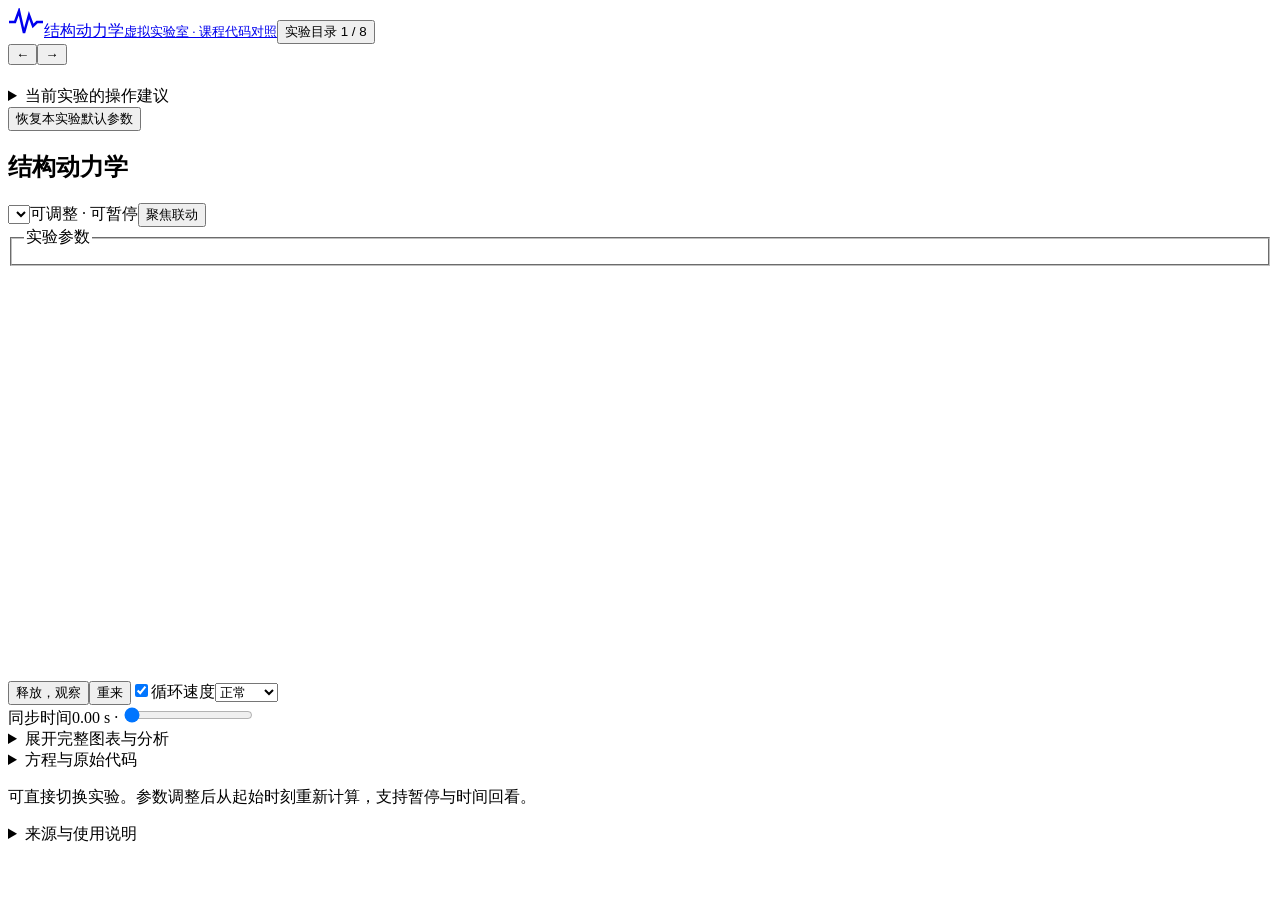
<file: src/index-lab.template.html>
<!doctype html>
<html lang="zh-CN"><head>
<meta charset="utf-8"><meta name="viewport" content="width=device-width,initial-scale=1,viewport-fit=cover">
<meta name="theme-color" content="#172d40"><meta name="description" content="结构动力学虚拟实验室。调节质量、阻尼与外力频率，同步观察运动、力的平衡、幅值相位和荷载谱到响应谱。手机可用，内含原始代码对照。">
<title>结构动力学 · 虚拟实验室</title>
<link rel="icon" href="data:image/svg+xml,%3Csvg xmlns='http://www.w3.org/2000/svg' viewBox='0 0 40 40'%3E%3Crect width='40' height='40' rx='8' fill='%231664b7'/%3E%3Cpath d='M4 20h7l4-12 7 24 5-12h9' fill='none' stroke='white' stroke-width='3'/%3E%3C/svg%3E">
<style>/*__STYLE__*/</style></head><body>
<header class="masthead"><a class="brand" href="#8" aria-label="返回纯弹性静力"><svg width="36" height="28" viewBox="0 0 36 28" aria-hidden="true"><path d="M1 14H7L11 3L16 25L21 7L25 18L29 14H35" fill="none" stroke="currentColor" stroke-width="2.5"/></svg><span>结构动力学<small>虚拟实验室 · 课程代码对照</small></span></a><button id="open-menu" class="plain" aria-expanded="false" aria-controls="course-menu">实验目录 <span id="count">1 / 8</span></button></header>
<nav id="course-menu" class="course-menu" aria-label="实验目录" hidden></nav>
<main id="main"><div class="chapter-head"><span id="chapter-label" class="eyebrow"></span><div class="chapter-nav"><button id="prev" class="plain" aria-label="上一个实验">←</button><button id="next-top" class="plain" aria-label="下一个实验">→</button></div></div>
<h1 id="title"></h1><p id="scene" class="scene"></p>
<div class="layout"><aside class="workbench-sidebar"><nav id="side-menu" aria-label="切换实验"></nav><details><summary>当前实验的操作建议</summary><p id="operation-guide"></p></details><button id="restore" class="text-button">恢复本实验默认参数</button></aside>
<section class="lab" aria-label="交互实验"><div class="lab-heading"><h2 id="lab-title">结构动力学</h2><select id="lab-lesson" aria-label="选择实验"></select><span id="lab-state" class="tag">可调整 · 可暂停</span><button id="focus-settings" class="text-button" hidden>参数</button><button id="focus-lab" class="text-button" aria-pressed="false">聚焦联动</button></div>
<div id="experiment-tools"></div><div id="frequency-strip"></div>
<fieldset id="controls"><legend class="sr-only">实验参数</legend><div id="parameter-controls"></div></fieldset>
<div class="visual-stage"><canvas id="model-canvas" hidden role="img" aria-label="三维结构振动示意"></canvas><svg id="apparatus" viewBox="0 0 640 200" role="img" aria-label="结构运动示意图"></svg></div><p id="visual-caption" class="visual-caption"></p>
<div id="compact-views"></div>
<div class="playback-bar"><div class="transport"><button id="play" class="primary">释放，观察</button><button id="reset" class="plain">重来</button><label class="loop-label"><input id="loop" type="checkbox" checked title="每轮从同一初始状态重新播放">循环</label><label class="speed-label">速度<select id="speed" aria-label="播放速度"><option value="1">正常</option><option value="0.25">慢放 ¼</option></select></label></div>
<label class="scrub-label" for="scrub"><span id="scrub-title">同步时间</span><span><output id="time">0.00 s</output> · <span id="duration-label"></span></span></label><input id="scrub" class="scrub" type="range" min="0" max="8" step="0.01" value="0" aria-label="观察时间"></div>
<details id="full-views"><summary>展开完整图表与分析</summary><div id="view-navigation"></div>
<div class="chart-wrap"><div id="legend" class="legend"></div><svg id="chart" viewBox="0 0 640 240" role="img" aria-label="运动记录图"></svg><p id="chart-note" class="chart-note"></p></div>
<div id="readouts" class="readouts" aria-live="off"></div>
</details>
<details id="original-code"><summary>方程与原始代码</summary><details id="advanced"><summary>动力方程、参数与模型</summary><div id="model"></div></details><p id="code-context" class="quiet"></p><label class="code-label" for="source-select">源文件</label><select id="source-select"></select><button id="download-source" class="text-button">下载当前原代码</button><pre id="source-code" tabindex="0"></pre><p class="quiet">原文件逐字保留。MATLAB 脚本含多个演示段，建议按节运行；原默认值与网页教学模型可能不同。</p></details>
</section></div>
<footer><p>可直接切换实验。参数调整后从起始时刻重新计算，支持暂停与时间回看。</p><details><summary>来源与使用说明</summary><div id="source-info"></div></details></footer></main>
<noscript><p>请在浏览器中启用 JavaScript，才能操作这些实验。</p></noscript>
<script>/*__PHYSICS__*/</script><script>/*__DIAGNOSTICS__*/</script><script>/*__SCALE__*/</script><script>/*__VIEWS__*/</script><script>/*__LESSONS__*/</script><script>/*__SOURCES__*/</script><script>/*__EXTENSION__*/</script><script>/*__WORKBENCH__*/</script><script>/*__ASSETS__*/</script><script>/*__STRUCTURAL__*/</script><script>/*__SPECTRUM__*/</script><script>/*__STATIC__*/</script><script>/*__APP__*/</script></body></html>
</file>
